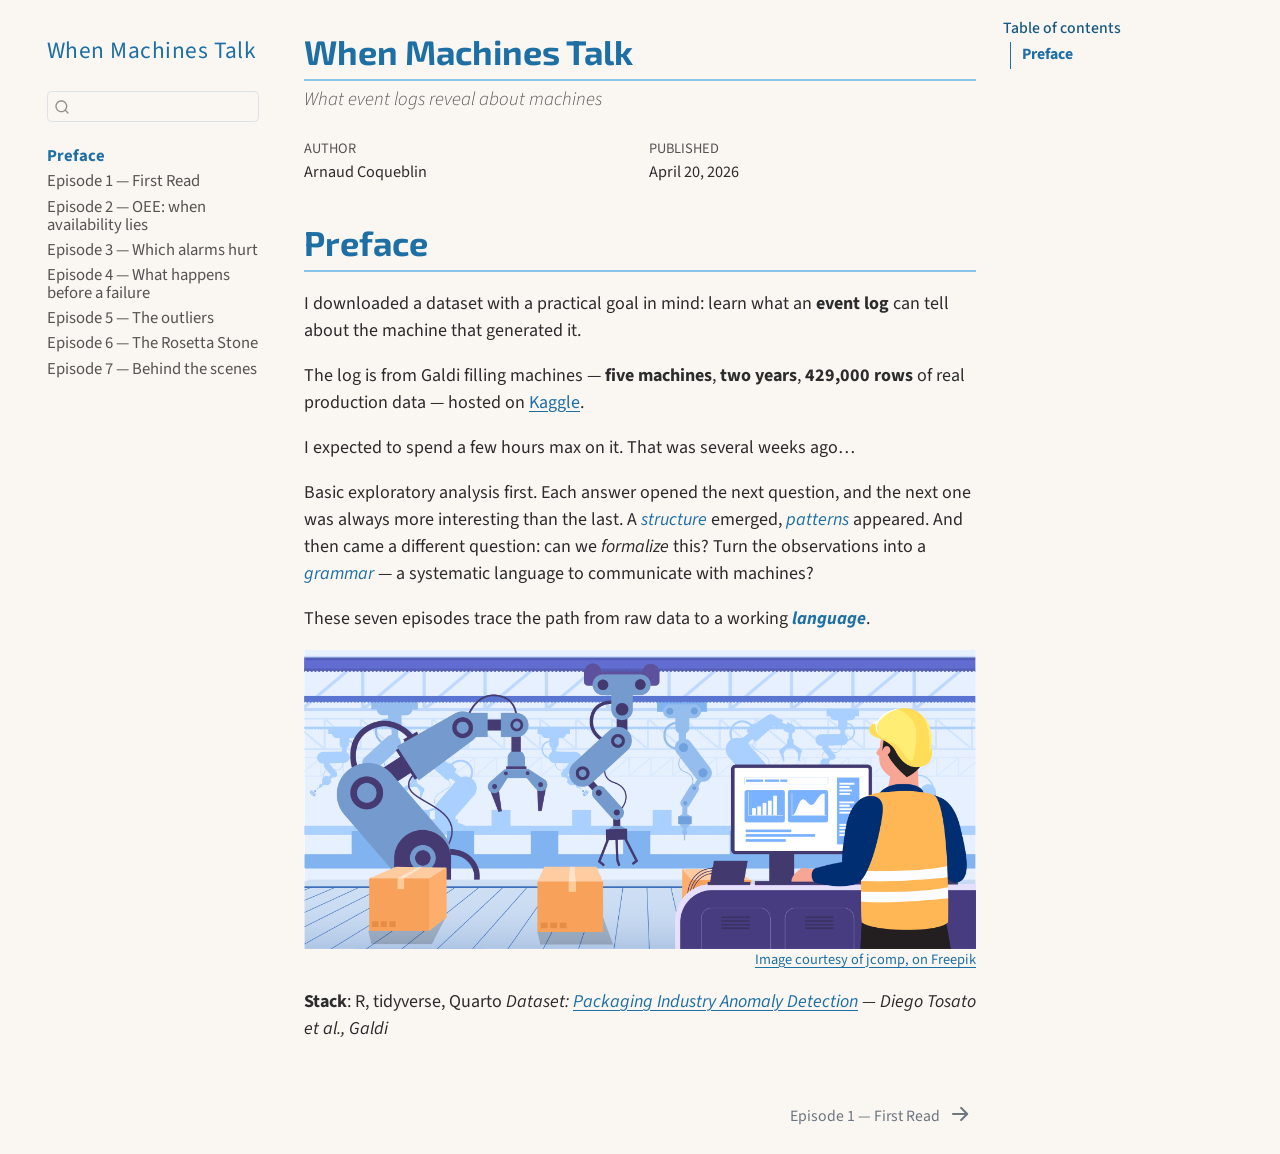
<file: index.html>
<!DOCTYPE html>
<html xmlns="http://www.w3.org/1999/xhtml" lang="en" xml:lang="en"><head>

<meta charset="utf-8">
<meta name="generator" content="quarto-1.6.41">

<meta name="viewport" content="width=device-width, initial-scale=1.0, user-scalable=yes">

<meta name="author" content="Arnaud Coqueblin">
<meta name="dcterms.date" content="2026-04-20">

<title>When Machines Talk</title>
<style>
code{white-space: pre-wrap;}
span.smallcaps{font-variant: small-caps;}
div.columns{display: flex; gap: min(4vw, 1.5em);}
div.column{flex: auto; overflow-x: auto;}
div.hanging-indent{margin-left: 1.5em; text-indent: -1.5em;}
ul.task-list{list-style: none;}
ul.task-list li input[type="checkbox"] {
  width: 0.8em;
  margin: 0 0.8em 0.2em -1em; /* quarto-specific, see https://github.com/quarto-dev/quarto-cli/issues/4556 */ 
  vertical-align: middle;
}
</style>


<script src="site_libs/quarto-nav/quarto-nav.js"></script>
<script src="site_libs/quarto-nav/headroom.min.js"></script>
<script src="site_libs/clipboard/clipboard.min.js"></script>
<script src="site_libs/quarto-search/autocomplete.umd.js"></script>
<script src="site_libs/quarto-search/fuse.min.js"></script>
<script src="site_libs/quarto-search/quarto-search.js"></script>
<meta name="quarto:offset" content="./">
<link href="./01-dataset.html" rel="next">
<script src="site_libs/quarto-html/quarto.js"></script>
<script src="site_libs/quarto-html/popper.min.js"></script>
<script src="site_libs/quarto-html/tippy.umd.min.js"></script>
<script src="site_libs/quarto-html/anchor.min.js"></script>
<link href="site_libs/quarto-html/tippy.css" rel="stylesheet">
<link href="site_libs/quarto-html/quarto-syntax-highlighting-aa2654fe58760f7680546e4c0aeca13b.css" rel="stylesheet" id="quarto-text-highlighting-styles">
<script src="site_libs/bootstrap/bootstrap.min.js"></script>
<link href="site_libs/bootstrap/bootstrap-icons.css" rel="stylesheet">
<link href="site_libs/bootstrap/bootstrap-bbab809c1555cb353d5132e038941fc3.min.css" rel="stylesheet" append-hash="true" id="quarto-bootstrap" data-mode="light">
<script id="quarto-search-options" type="application/json">{
  "location": "sidebar",
  "copy-button": false,
  "collapse-after": 3,
  "panel-placement": "start",
  "type": "textbox",
  "limit": 50,
  "keyboard-shortcut": [
    "f",
    "/",
    "s"
  ],
  "show-item-context": false,
  "language": {
    "search-no-results-text": "No results",
    "search-matching-documents-text": "matching documents",
    "search-copy-link-title": "Copy link to search",
    "search-hide-matches-text": "Hide additional matches",
    "search-more-match-text": "more match in this document",
    "search-more-matches-text": "more matches in this document",
    "search-clear-button-title": "Clear",
    "search-text-placeholder": "",
    "search-detached-cancel-button-title": "Cancel",
    "search-submit-button-title": "Submit",
    "search-label": "Search"
  }
}</script>


<meta property="og:title" content="When Machines Talk">
<meta property="og:description" content="What event logs reveal about machines — 7 episodes from raw data to a working methodology">
<meta property="og:image" content="https://arnaudcoqueblin.github.io/when-machines-talk/images/og-heatmap.png">
<meta property="og:site_name" content="When Machines Talk">
<meta property="og:image:height" content="1050">
<meta property="og:image:width" content="1800">
</head>

<body class="nav-sidebar floating">

<div id="quarto-search-results"></div>
  <header id="quarto-header" class="headroom fixed-top">
  <nav class="quarto-secondary-nav">
    <div class="container-fluid d-flex">
      <button type="button" class="quarto-btn-toggle btn" data-bs-toggle="collapse" role="button" data-bs-target=".quarto-sidebar-collapse-item" aria-controls="quarto-sidebar" aria-expanded="false" aria-label="Toggle sidebar navigation" onclick="if (window.quartoToggleHeadroom) { window.quartoToggleHeadroom(); }">
        <i class="bi bi-layout-text-sidebar-reverse"></i>
      </button>
        <nav class="quarto-page-breadcrumbs" aria-label="breadcrumb"><ol class="breadcrumb"><li class="breadcrumb-item"><a href="./index.html">Preface</a></li></ol></nav>
        <a class="flex-grow-1" role="navigation" data-bs-toggle="collapse" data-bs-target=".quarto-sidebar-collapse-item" aria-controls="quarto-sidebar" aria-expanded="false" aria-label="Toggle sidebar navigation" onclick="if (window.quartoToggleHeadroom) { window.quartoToggleHeadroom(); }">      
        </a>
      <button type="button" class="btn quarto-search-button" aria-label="Search" onclick="window.quartoOpenSearch();">
        <i class="bi bi-search"></i>
      </button>
    </div>
  </nav>
</header>
<!-- content -->
<div id="quarto-content" class="quarto-container page-columns page-rows-contents page-layout-article">
<!-- sidebar -->
  <nav id="quarto-sidebar" class="sidebar collapse collapse-horizontal quarto-sidebar-collapse-item sidebar-navigation floating overflow-auto">
    <div class="pt-lg-2 mt-2 text-left sidebar-header">
    <div class="sidebar-title mb-0 py-0">
      <a href="./">When Machines Talk</a> 
    </div>
      </div>
        <div class="mt-2 flex-shrink-0 align-items-center">
        <div class="sidebar-search">
        <div id="quarto-search" class="" title="Search"></div>
        </div>
        </div>
    <div class="sidebar-menu-container"> 
    <ul class="list-unstyled mt-1">
        <li class="sidebar-item">
  <div class="sidebar-item-container"> 
  <a href="./index.html" class="sidebar-item-text sidebar-link active">
 <span class="menu-text">Preface</span></a>
  </div>
</li>
        <li class="sidebar-item">
  <div class="sidebar-item-container"> 
  <a href="./01-dataset.html" class="sidebar-item-text sidebar-link"><span class="chapter-title">Episode 1 — First Read</span></a>
  </div>
</li>
        <li class="sidebar-item">
  <div class="sidebar-item-container"> 
  <a href="./02-oee.html" class="sidebar-item-text sidebar-link"><span class="chapter-title">Episode 2 — OEE: when availability lies</span></a>
  </div>
</li>
        <li class="sidebar-item">
  <div class="sidebar-item-container"> 
  <a href="./03-alarms.html" class="sidebar-item-text sidebar-link"><span class="chapter-title">Episode 3 — Which alarms hurt</span></a>
  </div>
</li>
        <li class="sidebar-item">
  <div class="sidebar-item-container"> 
  <a href="./04-sequences.html" class="sidebar-item-text sidebar-link"><span class="chapter-title">Episode 4 — What happens before a failure</span></a>
  </div>
</li>
        <li class="sidebar-item">
  <div class="sidebar-item-container"> 
  <a href="./05-anomalies.html" class="sidebar-item-text sidebar-link"><span class="chapter-title">Episode 5 — The outliers</span></a>
  </div>
</li>
        <li class="sidebar-item">
  <div class="sidebar-item-container"> 
  <a href="./06-rosetta.html" class="sidebar-item-text sidebar-link"><span class="chapter-title">Episode 6 — The Rosetta Stone</span></a>
  </div>
</li>
        <li class="sidebar-item">
  <div class="sidebar-item-container"> 
  <a href="./07-behind.html" class="sidebar-item-text sidebar-link"><span class="chapter-title">Episode 7 — Behind the scenes</span></a>
  </div>
</li>
    </ul>
    </div>
</nav>
<div id="quarto-sidebar-glass" class="quarto-sidebar-collapse-item" data-bs-toggle="collapse" data-bs-target=".quarto-sidebar-collapse-item"></div>
<!-- margin-sidebar -->
    <div id="quarto-margin-sidebar" class="sidebar margin-sidebar">
        <nav id="TOC" role="doc-toc" class="toc-active">
    <h2 id="toc-title">Table of contents</h2>
   
  <ul class="collapse">
  <li><a href="#preface" id="toc-preface" class="nav-link active" data-scroll-target="#preface">Preface</a></li>
  </ul>
</nav>
    </div>
<!-- main -->
<main class="content" id="quarto-document-content">

<header id="title-block-header" class="quarto-title-block default">
<div class="quarto-title">
<h1 class="title">When Machines Talk</h1>
<p class="subtitle lead">What event logs reveal about machines</p>
</div>



<div class="quarto-title-meta">

    <div>
    <div class="quarto-title-meta-heading">Author</div>
    <div class="quarto-title-meta-contents">
             <p>Arnaud Coqueblin </p>
          </div>
  </div>
    
    <div>
    <div class="quarto-title-meta-heading">Published</div>
    <div class="quarto-title-meta-contents">
      <p class="date">April 20, 2026</p>
    </div>
  </div>
  
    
  </div>
  


</header>


<section id="preface" class="level1 unnumbered">
<h1 class="unnumbered">Preface</h1>
<p>I downloaded a dataset with a practical goal in mind: learn what an <strong>event log</strong> can tell about the machine that generated it.</p>
<p>The log is from Galdi filling machines — <strong>five machines</strong>, <strong>two years</strong>, <strong>429,000 rows</strong> of real production data — hosted on <a href="https://www.kaggle.com/datasets/orvile/packaging-industry-anomaly-detection-dataset">Kaggle</a>.</p>
<p>I expected to spend a few hours max on it. That was several weeks ago…</p>
<p>Basic exploratory analysis first. Each answer opened the next question, and the next one was always more interesting than the last. A <span class="accent">structure</span> emerged, <span class="accent">patterns</span> appeared. And then came a different question: can we <em>formalize</em> this? Turn the observations into a <span class="accent">grammar</span> — a systematic language to communicate with machines?</p>
<p>These seven episodes trace the path from raw data to a working <span class="accent"><strong>language</strong></span>.</p>
<div style="text-align: right;">
<p><img src="./images/TaeApril22.jpg" class="img-fluid"> <a href="https://fr.freepik.com/vecteurs-libre/ordinateur-usage-humain-pour-controler-bras-du-robot-travaillant-convoi-convoi-dans-industrie-usines-intelligentes-4_14244751.htm" style="font-size: 0.8em; display: block;">Image courtesy of jcomp, on Freepik</a></p>
</div>
<p><strong>Stack</strong>: R, tidyverse, Quarto <em>Dataset: <a href="https://www.kaggle.com/datasets/orvile/packaging-industry-anomaly-detection-dataset">Packaging Industry Anomaly Detection</a> — Diego Tosato et al., Galdi</em></p>


</section>

</main> <!-- /main -->
<script id="quarto-html-after-body" type="application/javascript">
window.document.addEventListener("DOMContentLoaded", function (event) {
  const toggleBodyColorMode = (bsSheetEl) => {
    const mode = bsSheetEl.getAttribute("data-mode");
    const bodyEl = window.document.querySelector("body");
    if (mode === "dark") {
      bodyEl.classList.add("quarto-dark");
      bodyEl.classList.remove("quarto-light");
    } else {
      bodyEl.classList.add("quarto-light");
      bodyEl.classList.remove("quarto-dark");
    }
  }
  const toggleBodyColorPrimary = () => {
    const bsSheetEl = window.document.querySelector("link#quarto-bootstrap");
    if (bsSheetEl) {
      toggleBodyColorMode(bsSheetEl);
    }
  }
  toggleBodyColorPrimary();  
  const icon = "";
  const anchorJS = new window.AnchorJS();
  anchorJS.options = {
    placement: 'right',
    icon: icon
  };
  anchorJS.add('.anchored');
  const isCodeAnnotation = (el) => {
    for (const clz of el.classList) {
      if (clz.startsWith('code-annotation-')) {                     
        return true;
      }
    }
    return false;
  }
  const onCopySuccess = function(e) {
    // button target
    const button = e.trigger;
    // don't keep focus
    button.blur();
    // flash "checked"
    button.classList.add('code-copy-button-checked');
    var currentTitle = button.getAttribute("title");
    button.setAttribute("title", "Copied!");
    let tooltip;
    if (window.bootstrap) {
      button.setAttribute("data-bs-toggle", "tooltip");
      button.setAttribute("data-bs-placement", "left");
      button.setAttribute("data-bs-title", "Copied!");
      tooltip = new bootstrap.Tooltip(button, 
        { trigger: "manual", 
          customClass: "code-copy-button-tooltip",
          offset: [0, -8]});
      tooltip.show();    
    }
    setTimeout(function() {
      if (tooltip) {
        tooltip.hide();
        button.removeAttribute("data-bs-title");
        button.removeAttribute("data-bs-toggle");
        button.removeAttribute("data-bs-placement");
      }
      button.setAttribute("title", currentTitle);
      button.classList.remove('code-copy-button-checked');
    }, 1000);
    // clear code selection
    e.clearSelection();
  }
  const getTextToCopy = function(trigger) {
      const codeEl = trigger.previousElementSibling.cloneNode(true);
      for (const childEl of codeEl.children) {
        if (isCodeAnnotation(childEl)) {
          childEl.remove();
        }
      }
      return codeEl.innerText;
  }
  const clipboard = new window.ClipboardJS('.code-copy-button:not([data-in-quarto-modal])', {
    text: getTextToCopy
  });
  clipboard.on('success', onCopySuccess);
  if (window.document.getElementById('quarto-embedded-source-code-modal')) {
    const clipboardModal = new window.ClipboardJS('.code-copy-button[data-in-quarto-modal]', {
      text: getTextToCopy,
      container: window.document.getElementById('quarto-embedded-source-code-modal')
    });
    clipboardModal.on('success', onCopySuccess);
  }
    var localhostRegex = new RegExp(/^(?:http|https):\/\/localhost\:?[0-9]*\//);
    var mailtoRegex = new RegExp(/^mailto:/);
      var filterRegex = new RegExp("https:\/\/arnaudcoqueblin\.github\.io\/when-machines-talk\/");
    var isInternal = (href) => {
        return filterRegex.test(href) || localhostRegex.test(href) || mailtoRegex.test(href);
    }
    // Inspect non-navigation links and adorn them if external
 	var links = window.document.querySelectorAll('a[href]:not(.nav-link):not(.navbar-brand):not(.toc-action):not(.sidebar-link):not(.sidebar-item-toggle):not(.pagination-link):not(.no-external):not([aria-hidden]):not(.dropdown-item):not(.quarto-navigation-tool):not(.about-link)');
    for (var i=0; i<links.length; i++) {
      const link = links[i];
      if (!isInternal(link.href)) {
        // undo the damage that might have been done by quarto-nav.js in the case of
        // links that we want to consider external
        if (link.dataset.originalHref !== undefined) {
          link.href = link.dataset.originalHref;
        }
      }
    }
  function tippyHover(el, contentFn, onTriggerFn, onUntriggerFn) {
    const config = {
      allowHTML: true,
      maxWidth: 500,
      delay: 100,
      arrow: false,
      appendTo: function(el) {
          return el.parentElement;
      },
      interactive: true,
      interactiveBorder: 10,
      theme: 'quarto',
      placement: 'bottom-start',
    };
    if (contentFn) {
      config.content = contentFn;
    }
    if (onTriggerFn) {
      config.onTrigger = onTriggerFn;
    }
    if (onUntriggerFn) {
      config.onUntrigger = onUntriggerFn;
    }
    window.tippy(el, config); 
  }
  const noterefs = window.document.querySelectorAll('a[role="doc-noteref"]');
  for (var i=0; i<noterefs.length; i++) {
    const ref = noterefs[i];
    tippyHover(ref, function() {
      // use id or data attribute instead here
      let href = ref.getAttribute('data-footnote-href') || ref.getAttribute('href');
      try { href = new URL(href).hash; } catch {}
      const id = href.replace(/^#\/?/, "");
      const note = window.document.getElementById(id);
      if (note) {
        return note.innerHTML;
      } else {
        return "";
      }
    });
  }
  const xrefs = window.document.querySelectorAll('a.quarto-xref');
  const processXRef = (id, note) => {
    // Strip column container classes
    const stripColumnClz = (el) => {
      el.classList.remove("page-full", "page-columns");
      if (el.children) {
        for (const child of el.children) {
          stripColumnClz(child);
        }
      }
    }
    stripColumnClz(note)
    if (id === null || id.startsWith('sec-')) {
      // Special case sections, only their first couple elements
      const container = document.createElement("div");
      if (note.children && note.children.length > 2) {
        container.appendChild(note.children[0].cloneNode(true));
        for (let i = 1; i < note.children.length; i++) {
          const child = note.children[i];
          if (child.tagName === "P" && child.innerText === "") {
            continue;
          } else {
            container.appendChild(child.cloneNode(true));
            break;
          }
        }
        if (window.Quarto?.typesetMath) {
          window.Quarto.typesetMath(container);
        }
        return container.innerHTML
      } else {
        if (window.Quarto?.typesetMath) {
          window.Quarto.typesetMath(note);
        }
        return note.innerHTML;
      }
    } else {
      // Remove any anchor links if they are present
      const anchorLink = note.querySelector('a.anchorjs-link');
      if (anchorLink) {
        anchorLink.remove();
      }
      if (window.Quarto?.typesetMath) {
        window.Quarto.typesetMath(note);
      }
      if (note.classList.contains("callout")) {
        return note.outerHTML;
      } else {
        return note.innerHTML;
      }
    }
  }
  for (var i=0; i<xrefs.length; i++) {
    const xref = xrefs[i];
    tippyHover(xref, undefined, function(instance) {
      instance.disable();
      let url = xref.getAttribute('href');
      let hash = undefined; 
      if (url.startsWith('#')) {
        hash = url;
      } else {
        try { hash = new URL(url).hash; } catch {}
      }
      if (hash) {
        const id = hash.replace(/^#\/?/, "");
        const note = window.document.getElementById(id);
        if (note !== null) {
          try {
            const html = processXRef(id, note.cloneNode(true));
            instance.setContent(html);
          } finally {
            instance.enable();
            instance.show();
          }
        } else {
          // See if we can fetch this
          fetch(url.split('#')[0])
          .then(res => res.text())
          .then(html => {
            const parser = new DOMParser();
            const htmlDoc = parser.parseFromString(html, "text/html");
            const note = htmlDoc.getElementById(id);
            if (note !== null) {
              const html = processXRef(id, note);
              instance.setContent(html);
            } 
          }).finally(() => {
            instance.enable();
            instance.show();
          });
        }
      } else {
        // See if we can fetch a full url (with no hash to target)
        // This is a special case and we should probably do some content thinning / targeting
        fetch(url)
        .then(res => res.text())
        .then(html => {
          const parser = new DOMParser();
          const htmlDoc = parser.parseFromString(html, "text/html");
          const note = htmlDoc.querySelector('main.content');
          if (note !== null) {
            // This should only happen for chapter cross references
            // (since there is no id in the URL)
            // remove the first header
            if (note.children.length > 0 && note.children[0].tagName === "HEADER") {
              note.children[0].remove();
            }
            const html = processXRef(null, note);
            instance.setContent(html);
          } 
        }).finally(() => {
          instance.enable();
          instance.show();
        });
      }
    }, function(instance) {
    });
  }
      let selectedAnnoteEl;
      const selectorForAnnotation = ( cell, annotation) => {
        let cellAttr = 'data-code-cell="' + cell + '"';
        let lineAttr = 'data-code-annotation="' +  annotation + '"';
        const selector = 'span[' + cellAttr + '][' + lineAttr + ']';
        return selector;
      }
      const selectCodeLines = (annoteEl) => {
        const doc = window.document;
        const targetCell = annoteEl.getAttribute("data-target-cell");
        const targetAnnotation = annoteEl.getAttribute("data-target-annotation");
        const annoteSpan = window.document.querySelector(selectorForAnnotation(targetCell, targetAnnotation));
        const lines = annoteSpan.getAttribute("data-code-lines").split(",");
        const lineIds = lines.map((line) => {
          return targetCell + "-" + line;
        })
        let top = null;
        let height = null;
        let parent = null;
        if (lineIds.length > 0) {
            //compute the position of the single el (top and bottom and make a div)
            const el = window.document.getElementById(lineIds[0]);
            top = el.offsetTop;
            height = el.offsetHeight;
            parent = el.parentElement.parentElement;
          if (lineIds.length > 1) {
            const lastEl = window.document.getElementById(lineIds[lineIds.length - 1]);
            const bottom = lastEl.offsetTop + lastEl.offsetHeight;
            height = bottom - top;
          }
          if (top !== null && height !== null && parent !== null) {
            // cook up a div (if necessary) and position it 
            let div = window.document.getElementById("code-annotation-line-highlight");
            if (div === null) {
              div = window.document.createElement("div");
              div.setAttribute("id", "code-annotation-line-highlight");
              div.style.position = 'absolute';
              parent.appendChild(div);
            }
            div.style.top = top - 2 + "px";
            div.style.height = height + 4 + "px";
            div.style.left = 0;
            let gutterDiv = window.document.getElementById("code-annotation-line-highlight-gutter");
            if (gutterDiv === null) {
              gutterDiv = window.document.createElement("div");
              gutterDiv.setAttribute("id", "code-annotation-line-highlight-gutter");
              gutterDiv.style.position = 'absolute';
              const codeCell = window.document.getElementById(targetCell);
              const gutter = codeCell.querySelector('.code-annotation-gutter');
              gutter.appendChild(gutterDiv);
            }
            gutterDiv.style.top = top - 2 + "px";
            gutterDiv.style.height = height + 4 + "px";
          }
          selectedAnnoteEl = annoteEl;
        }
      };
      const unselectCodeLines = () => {
        const elementsIds = ["code-annotation-line-highlight", "code-annotation-line-highlight-gutter"];
        elementsIds.forEach((elId) => {
          const div = window.document.getElementById(elId);
          if (div) {
            div.remove();
          }
        });
        selectedAnnoteEl = undefined;
      };
        // Handle positioning of the toggle
    window.addEventListener(
      "resize",
      throttle(() => {
        elRect = undefined;
        if (selectedAnnoteEl) {
          selectCodeLines(selectedAnnoteEl);
        }
      }, 10)
    );
    function throttle(fn, ms) {
    let throttle = false;
    let timer;
      return (...args) => {
        if(!throttle) { // first call gets through
            fn.apply(this, args);
            throttle = true;
        } else { // all the others get throttled
            if(timer) clearTimeout(timer); // cancel #2
            timer = setTimeout(() => {
              fn.apply(this, args);
              timer = throttle = false;
            }, ms);
        }
      };
    }
      // Attach click handler to the DT
      const annoteDls = window.document.querySelectorAll('dt[data-target-cell]');
      for (const annoteDlNode of annoteDls) {
        annoteDlNode.addEventListener('click', (event) => {
          const clickedEl = event.target;
          if (clickedEl !== selectedAnnoteEl) {
            unselectCodeLines();
            const activeEl = window.document.querySelector('dt[data-target-cell].code-annotation-active');
            if (activeEl) {
              activeEl.classList.remove('code-annotation-active');
            }
            selectCodeLines(clickedEl);
            clickedEl.classList.add('code-annotation-active');
          } else {
            // Unselect the line
            unselectCodeLines();
            clickedEl.classList.remove('code-annotation-active');
          }
        });
      }
  const findCites = (el) => {
    const parentEl = el.parentElement;
    if (parentEl) {
      const cites = parentEl.dataset.cites;
      if (cites) {
        return {
          el,
          cites: cites.split(' ')
        };
      } else {
        return findCites(el.parentElement)
      }
    } else {
      return undefined;
    }
  };
  var bibliorefs = window.document.querySelectorAll('a[role="doc-biblioref"]');
  for (var i=0; i<bibliorefs.length; i++) {
    const ref = bibliorefs[i];
    const citeInfo = findCites(ref);
    if (citeInfo) {
      tippyHover(citeInfo.el, function() {
        var popup = window.document.createElement('div');
        citeInfo.cites.forEach(function(cite) {
          var citeDiv = window.document.createElement('div');
          citeDiv.classList.add('hanging-indent');
          citeDiv.classList.add('csl-entry');
          var biblioDiv = window.document.getElementById('ref-' + cite);
          if (biblioDiv) {
            citeDiv.innerHTML = biblioDiv.innerHTML;
          }
          popup.appendChild(citeDiv);
        });
        return popup.innerHTML;
      });
    }
  }
});
</script>
<nav class="page-navigation">
  <div class="nav-page nav-page-previous">
  </div>
  <div class="nav-page nav-page-next">
      <a href="./01-dataset.html" class="pagination-link" aria-label="Episode 1 — First Read">
        <span class="nav-page-text"><span class="chapter-title">Episode 1 — First Read</span></span> <i class="bi bi-arrow-right-short"></i>
      </a>
  </div>
</nav>
</div> <!-- /content -->




</body></html>
</file>
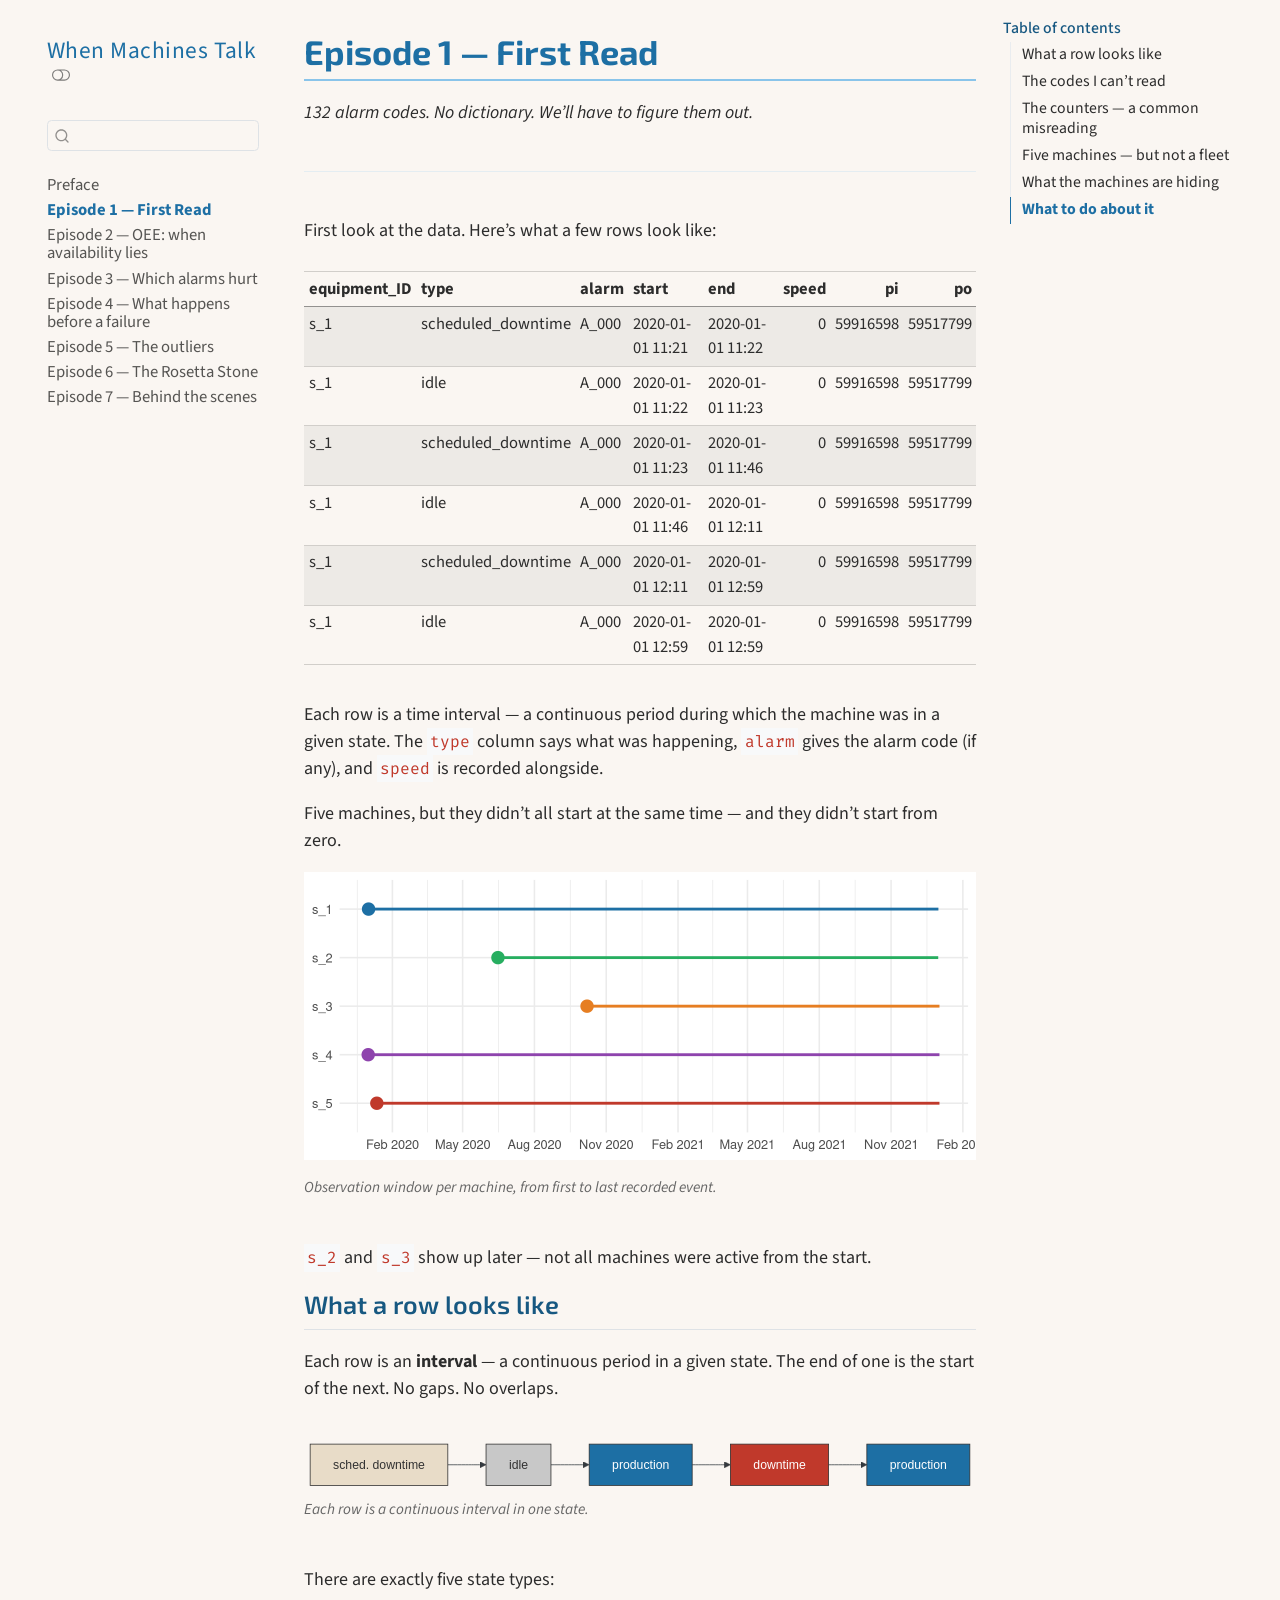
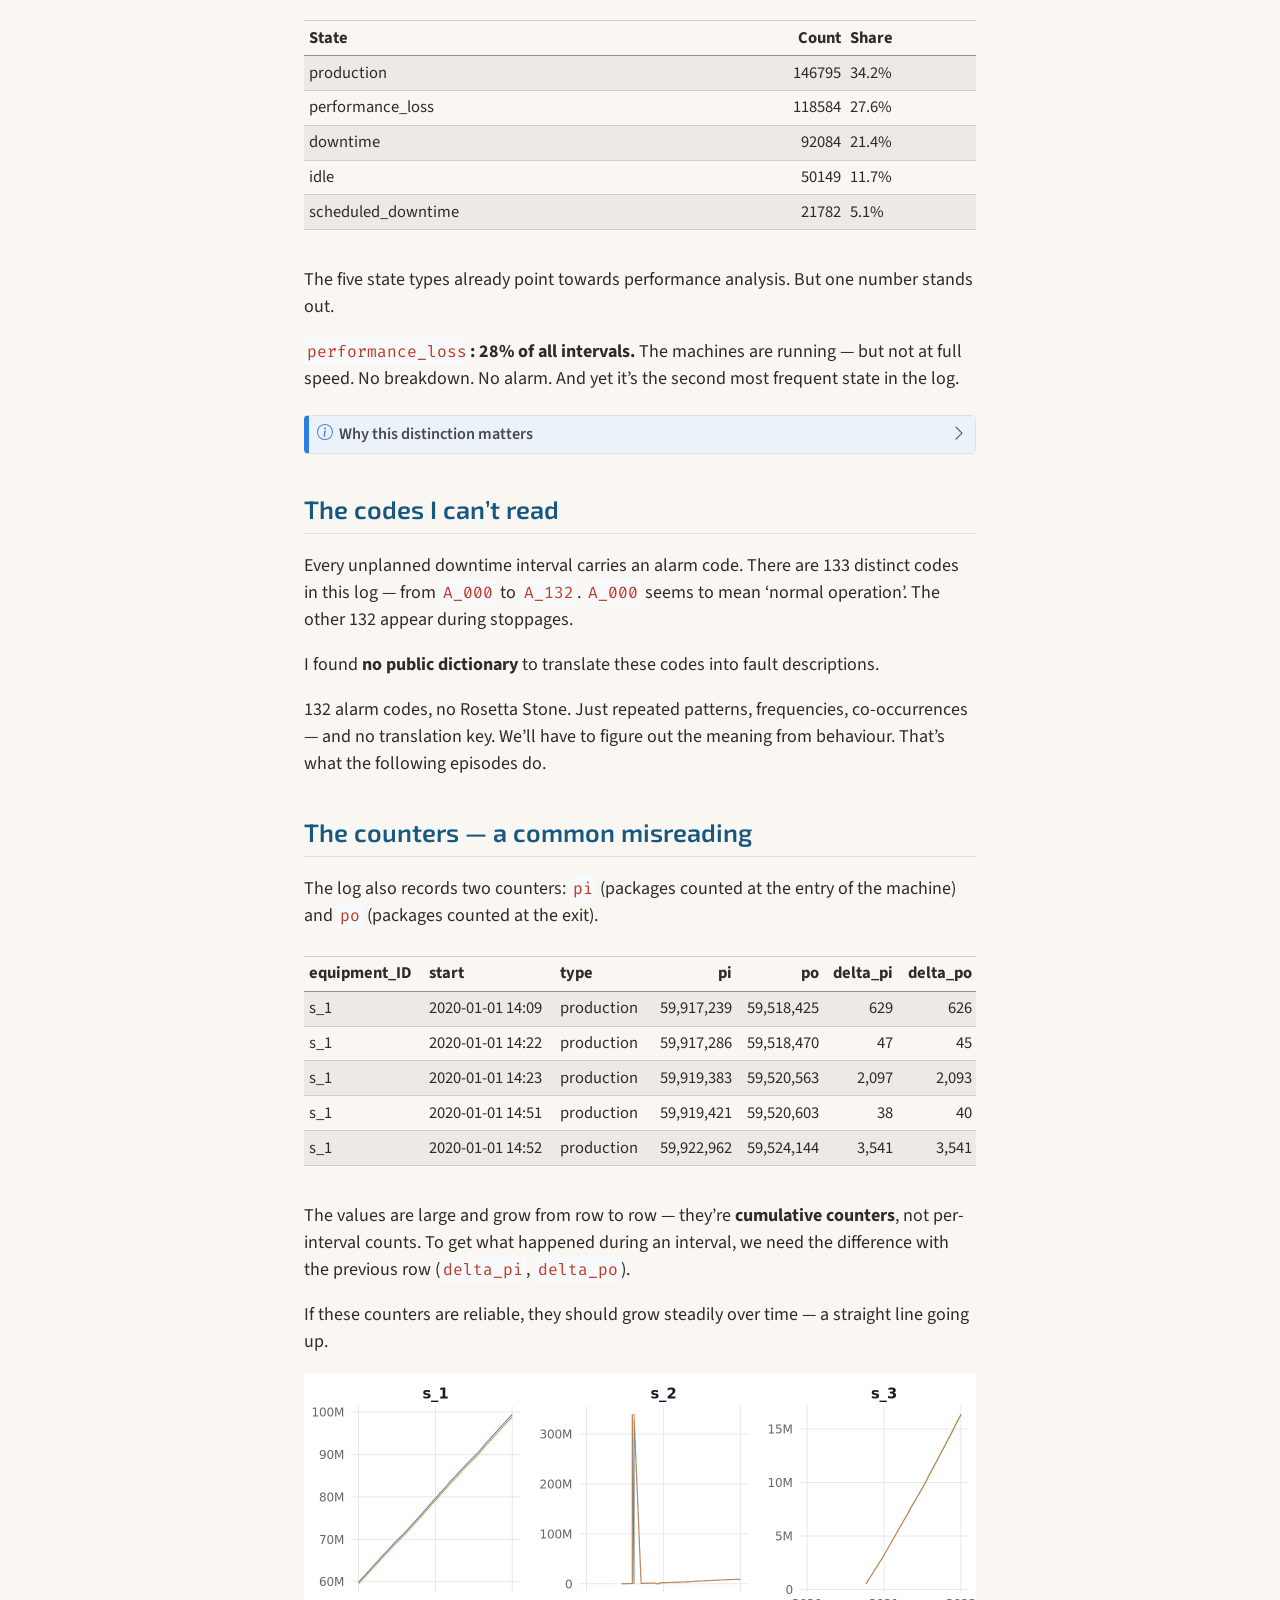
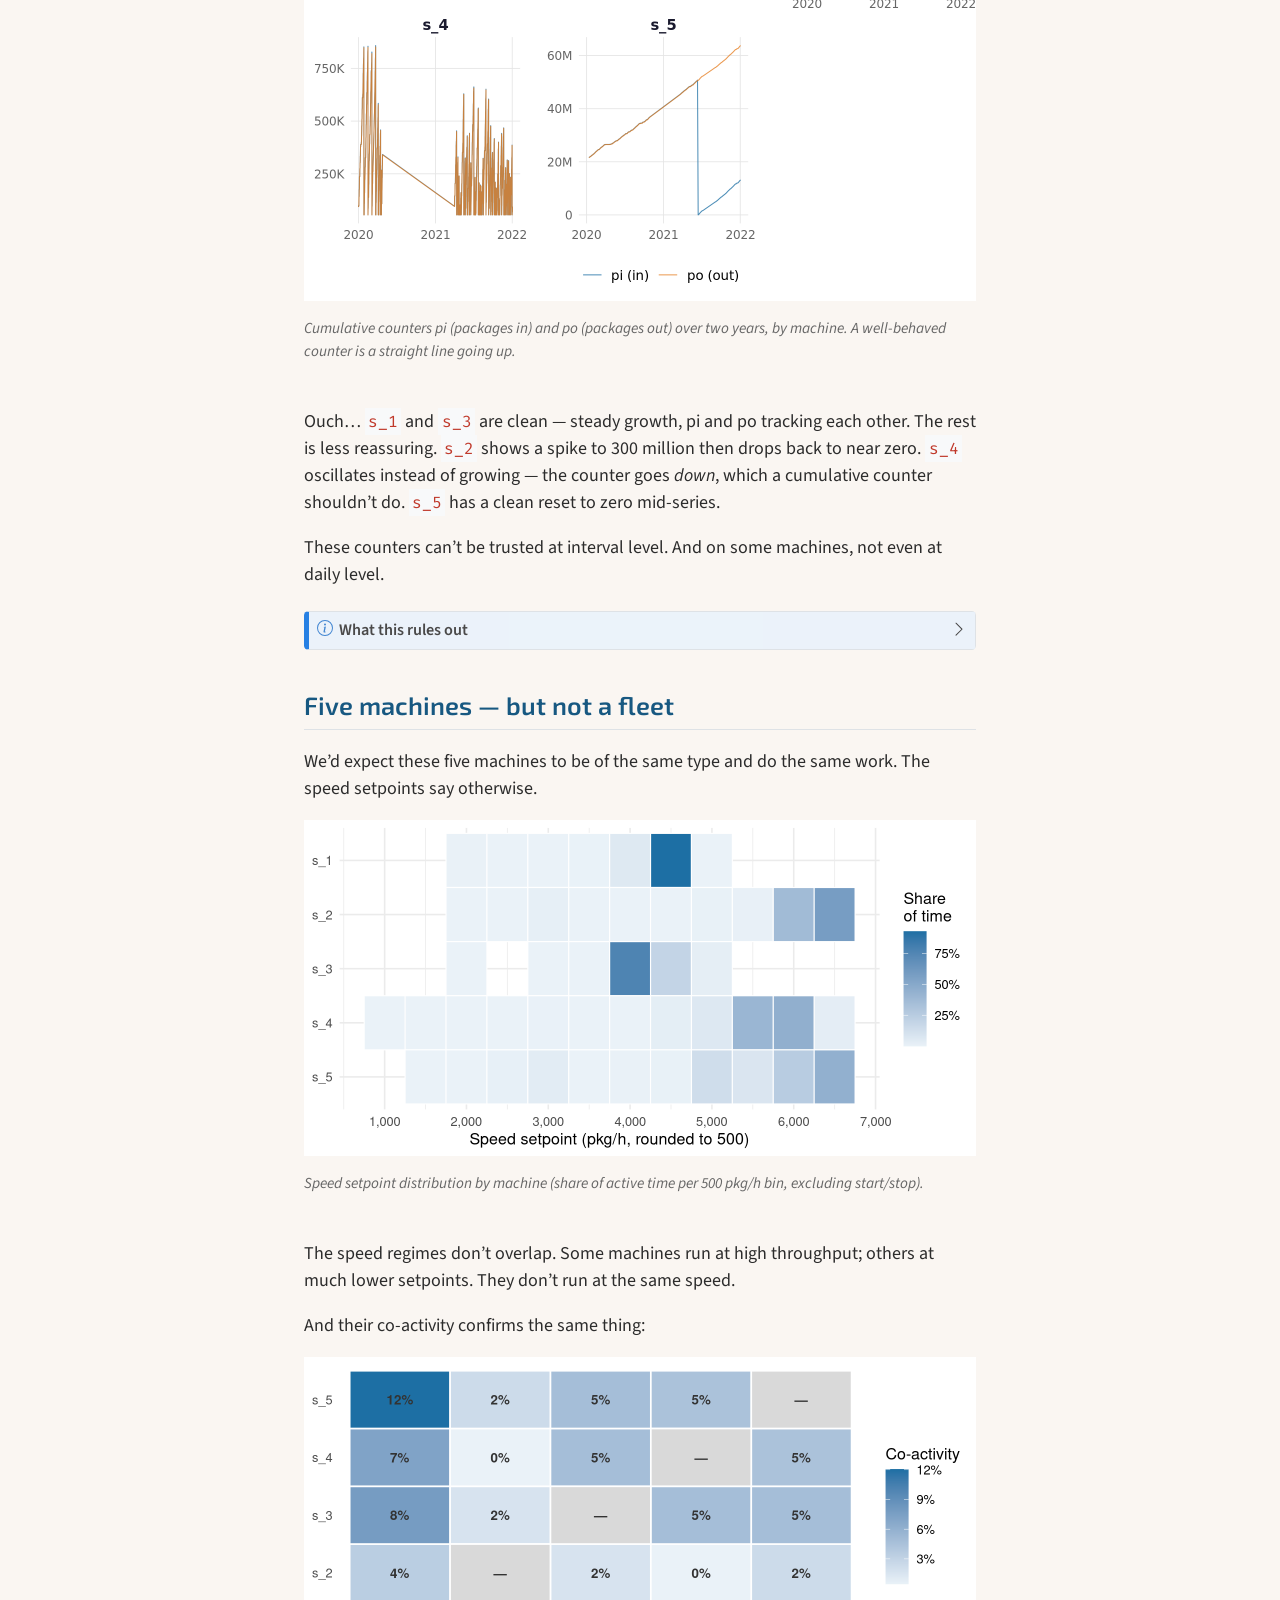
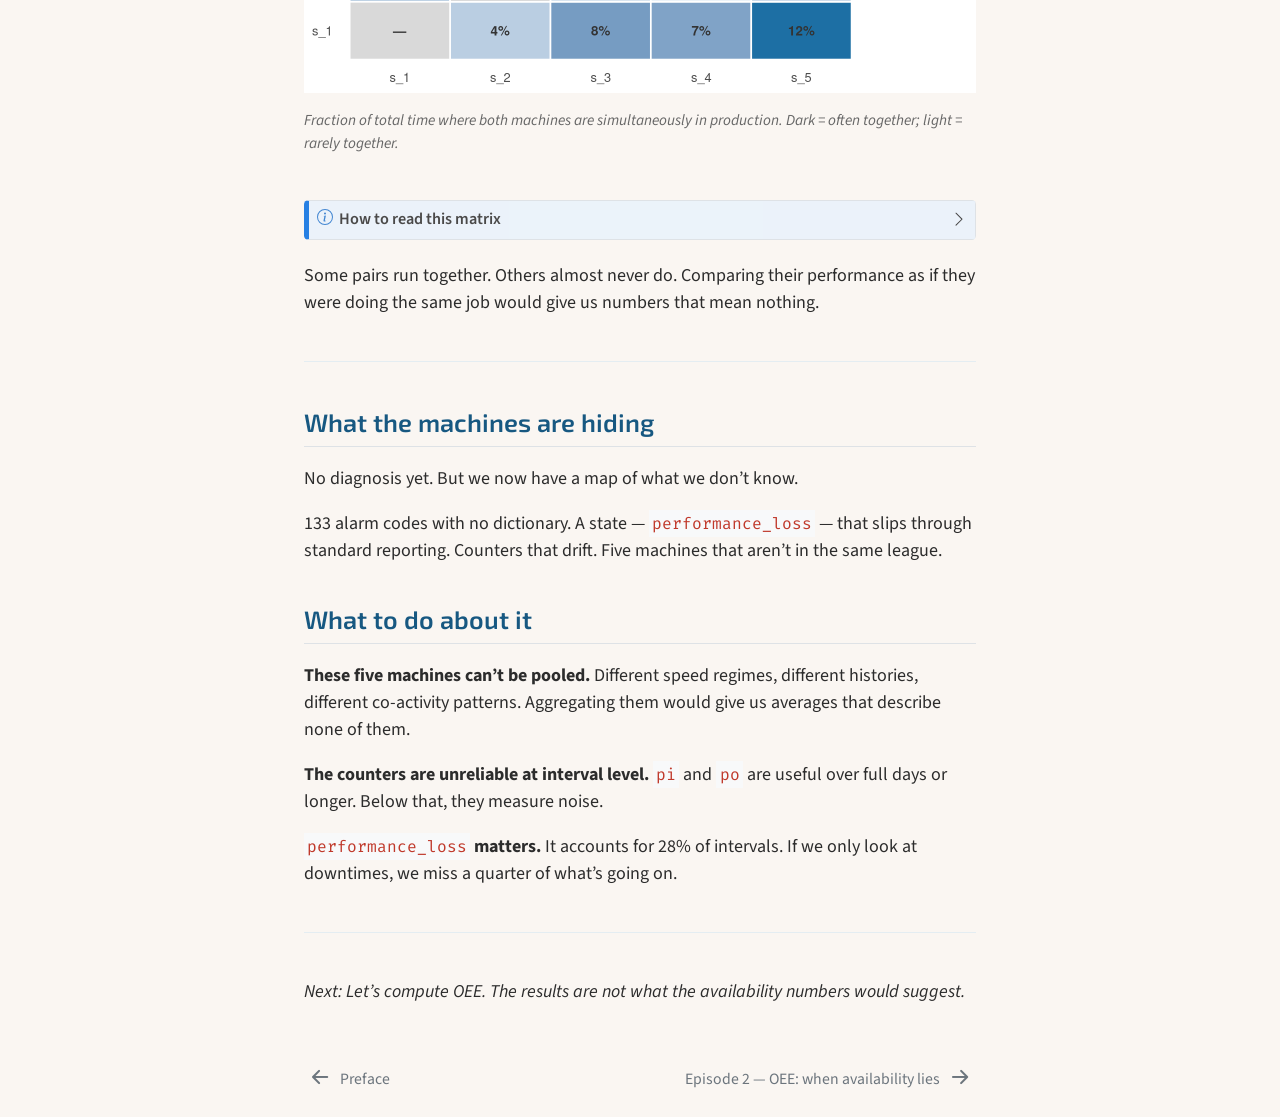
<file: 01-dataset.html>
<!DOCTYPE html>
<html xmlns="http://www.w3.org/1999/xhtml" lang="en" xml:lang="en"><head>

<meta charset="utf-8">
<meta name="generator" content="quarto-1.6.41">

<meta name="viewport" content="width=device-width, initial-scale=1.0, user-scalable=yes">


<title>Episode 1 — First Read – When Machines Talk</title>
<style>
code{white-space: pre-wrap;}
span.smallcaps{font-variant: small-caps;}
div.columns{display: flex; gap: min(4vw, 1.5em);}
div.column{flex: auto; overflow-x: auto;}
div.hanging-indent{margin-left: 1.5em; text-indent: -1.5em;}
ul.task-list{list-style: none;}
ul.task-list li input[type="checkbox"] {
  width: 0.8em;
  margin: 0 0.8em 0.2em -1em; /* quarto-specific, see https://github.com/quarto-dev/quarto-cli/issues/4556 */ 
  vertical-align: middle;
}
</style>


<script src="site_libs/quarto-nav/quarto-nav.js"></script>
<script src="site_libs/quarto-nav/headroom.min.js"></script>
<script src="site_libs/clipboard/clipboard.min.js"></script>
<script src="site_libs/quarto-search/autocomplete.umd.js"></script>
<script src="site_libs/quarto-search/fuse.min.js"></script>
<script src="site_libs/quarto-search/quarto-search.js"></script>
<meta name="quarto:offset" content="./">
<link href="./02-oee.html" rel="next">
<link href="./index.html" rel="prev">
<script src="site_libs/quarto-html/quarto.js"></script>
<script src="site_libs/quarto-html/popper.min.js"></script>
<script src="site_libs/quarto-html/tippy.umd.min.js"></script>
<script src="site_libs/quarto-html/anchor.min.js"></script>
<link href="site_libs/quarto-html/tippy.css" rel="stylesheet">
<link href="site_libs/quarto-html/quarto-syntax-highlighting-aa2654fe58760f7680546e4c0aeca13b.css" rel="stylesheet" class="quarto-color-scheme" id="quarto-text-highlighting-styles">
<link href="site_libs/quarto-html/quarto-syntax-highlighting-dark-2927b89d1c5b00a272bf0e0415547af3.css" rel="prefetch" class="quarto-color-scheme quarto-color-alternate" id="quarto-text-highlighting-styles">
<script src="site_libs/bootstrap/bootstrap.min.js"></script>
<link href="site_libs/bootstrap/bootstrap-icons.css" rel="stylesheet">
<link href="site_libs/bootstrap/bootstrap-caf077fe0cfdc3c3492c397b8c263dcc.min.css" rel="stylesheet" append-hash="true" class="quarto-color-scheme" id="quarto-bootstrap" data-mode="light">
<link href="site_libs/bootstrap/bootstrap-dark-f315ca9c578ae3ac9e7f3140540d428d.min.css" rel="prefetch" append-hash="true" class="quarto-color-scheme quarto-color-alternate" id="quarto-bootstrap" data-mode="light">
<script id="quarto-search-options" type="application/json">{
  "location": "sidebar",
  "copy-button": false,
  "collapse-after": 3,
  "panel-placement": "start",
  "type": "textbox",
  "limit": 50,
  "keyboard-shortcut": [
    "f",
    "/",
    "s"
  ],
  "show-item-context": false,
  "language": {
    "search-no-results-text": "No results",
    "search-matching-documents-text": "matching documents",
    "search-copy-link-title": "Copy link to search",
    "search-hide-matches-text": "Hide additional matches",
    "search-more-match-text": "more match in this document",
    "search-more-matches-text": "more matches in this document",
    "search-clear-button-title": "Clear",
    "search-text-placeholder": "",
    "search-detached-cancel-button-title": "Cancel",
    "search-submit-button-title": "Submit",
    "search-label": "Search"
  }
}</script>
<script src="site_libs/quarto-diagram/mermaid.min.js"></script>
<script src="site_libs/quarto-diagram/mermaid-init.js"></script>
<link href="site_libs/quarto-diagram/mermaid.css" rel="stylesheet">
<script src="site_libs/kePrint-0.0.1/kePrint.js"></script>
<link href="site_libs/lightable-0.0.1/lightable.css" rel="stylesheet">


</head>

<body class="nav-sidebar floating">

<div id="quarto-search-results"></div>
  <header id="quarto-header" class="headroom fixed-top">
  <nav class="quarto-secondary-nav">
    <div class="container-fluid d-flex">
      <button type="button" class="quarto-btn-toggle btn" data-bs-toggle="collapse" role="button" data-bs-target=".quarto-sidebar-collapse-item" aria-controls="quarto-sidebar" aria-expanded="false" aria-label="Toggle sidebar navigation" onclick="if (window.quartoToggleHeadroom) { window.quartoToggleHeadroom(); }">
        <i class="bi bi-layout-text-sidebar-reverse"></i>
      </button>
        <nav class="quarto-page-breadcrumbs" aria-label="breadcrumb"><ol class="breadcrumb"><li class="breadcrumb-item"><a href="./01-dataset.html"><span class="chapter-title">Episode 1 — First Read</span></a></li></ol></nav>
        <a class="flex-grow-1" role="navigation" data-bs-toggle="collapse" data-bs-target=".quarto-sidebar-collapse-item" aria-controls="quarto-sidebar" aria-expanded="false" aria-label="Toggle sidebar navigation" onclick="if (window.quartoToggleHeadroom) { window.quartoToggleHeadroom(); }">      
        </a>
      <button type="button" class="btn quarto-search-button" aria-label="Search" onclick="window.quartoOpenSearch();">
        <i class="bi bi-search"></i>
      </button>
    </div>
  </nav>
</header>
<!-- content -->
<div id="quarto-content" class="quarto-container page-columns page-rows-contents page-layout-article">
<!-- sidebar -->
  <nav id="quarto-sidebar" class="sidebar collapse collapse-horizontal quarto-sidebar-collapse-item sidebar-navigation floating overflow-auto">
    <div class="pt-lg-2 mt-2 text-left sidebar-header">
    <div class="sidebar-title mb-0 py-0">
      <a href="./">When Machines Talk</a> 
        <div class="sidebar-tools-main">
  <a href="" class="quarto-color-scheme-toggle quarto-navigation-tool  px-1" onclick="window.quartoToggleColorScheme(); return false;" title="Toggle dark mode"><i class="bi"></i></a>
</div>
    </div>
      </div>
        <div class="mt-2 flex-shrink-0 align-items-center">
        <div class="sidebar-search">
        <div id="quarto-search" class="" title="Search"></div>
        </div>
        </div>
    <div class="sidebar-menu-container"> 
    <ul class="list-unstyled mt-1">
        <li class="sidebar-item">
  <div class="sidebar-item-container"> 
  <a href="./index.html" class="sidebar-item-text sidebar-link">
 <span class="menu-text">Preface</span></a>
  </div>
</li>
        <li class="sidebar-item">
  <div class="sidebar-item-container"> 
  <a href="./01-dataset.html" class="sidebar-item-text sidebar-link active"><span class="chapter-title">Episode 1 — First Read</span></a>
  </div>
</li>
        <li class="sidebar-item">
  <div class="sidebar-item-container"> 
  <a href="./02-oee.html" class="sidebar-item-text sidebar-link"><span class="chapter-title">Episode 2 — OEE: when availability lies</span></a>
  </div>
</li>
        <li class="sidebar-item">
  <div class="sidebar-item-container"> 
  <a href="./03-alarms.html" class="sidebar-item-text sidebar-link"><span class="chapter-title">Episode 3 — Which alarms hurt</span></a>
  </div>
</li>
        <li class="sidebar-item">
  <div class="sidebar-item-container"> 
  <a href="./04-sequences.html" class="sidebar-item-text sidebar-link"><span class="chapter-title">Episode 4 — What happens before a failure</span></a>
  </div>
</li>
        <li class="sidebar-item">
  <div class="sidebar-item-container"> 
  <a href="./05-anomalies.html" class="sidebar-item-text sidebar-link"><span class="chapter-title">Episode 5 — The outliers</span></a>
  </div>
</li>
        <li class="sidebar-item">
  <div class="sidebar-item-container"> 
  <a href="./06-rosetta.html" class="sidebar-item-text sidebar-link"><span class="chapter-title">Episode 6 — The Rosetta Stone</span></a>
  </div>
</li>
        <li class="sidebar-item">
  <div class="sidebar-item-container"> 
  <a href="./07-behind.html" class="sidebar-item-text sidebar-link"><span class="chapter-title">Episode 7 — Behind the scenes</span></a>
  </div>
</li>
    </ul>
    </div>
</nav>
<div id="quarto-sidebar-glass" class="quarto-sidebar-collapse-item" data-bs-toggle="collapse" data-bs-target=".quarto-sidebar-collapse-item"></div>
<!-- margin-sidebar -->
    <div id="quarto-margin-sidebar" class="sidebar margin-sidebar">
        <nav id="TOC" role="doc-toc" class="toc-active">
    <h2 id="toc-title">Table of contents</h2>
   
  <ul class="collapse">
  <li><a href="#what-a-row-looks-like" id="toc-what-a-row-looks-like" class="nav-link active" data-scroll-target="#what-a-row-looks-like">What a row looks like</a></li>
  <li><a href="#the-codes-i-cant-read" id="toc-the-codes-i-cant-read" class="nav-link" data-scroll-target="#the-codes-i-cant-read">The codes I can’t read</a></li>
  <li><a href="#the-counters-a-common-misreading" id="toc-the-counters-a-common-misreading" class="nav-link" data-scroll-target="#the-counters-a-common-misreading">The counters — a common misreading</a></li>
  <li><a href="#five-machines-but-not-a-fleet" id="toc-five-machines-but-not-a-fleet" class="nav-link" data-scroll-target="#five-machines-but-not-a-fleet">Five machines — but not a fleet</a></li>
  <li><a href="#what-the-machines-are-hiding" id="toc-what-the-machines-are-hiding" class="nav-link" data-scroll-target="#what-the-machines-are-hiding">What the machines are hiding</a></li>
  <li><a href="#what-to-do-about-it" id="toc-what-to-do-about-it" class="nav-link" data-scroll-target="#what-to-do-about-it">What to do about it</a></li>
  </ul>
</nav>
    </div>
<!-- main -->
<main class="content" id="quarto-document-content">

<header id="title-block-header" class="quarto-title-block default">
<div class="quarto-title">
<h1 class="title"><span class="chapter-title">Episode 1 — First Read</span></h1>
</div>



<div class="quarto-title-meta">

    
  
    
  </div>
  


</header>


<p><em>132 alarm codes. No dictionary. We’ll have to figure them out.</em></p>
<hr>
<p>First look at the data. Here’s what a few rows look like:</p>
<div class="cell">
<div class="cell-output-display">
<table class="table table-striped table-hover caption-top table-sm small" data-quarto-postprocess="true">
<thead>
<tr class="header">
<th style="text-align: left;" data-quarto-table-cell-role="th">equipment_ID</th>
<th style="text-align: left;" data-quarto-table-cell-role="th">type</th>
<th style="text-align: left;" data-quarto-table-cell-role="th">alarm</th>
<th style="text-align: left;" data-quarto-table-cell-role="th">start</th>
<th style="text-align: left;" data-quarto-table-cell-role="th">end</th>
<th style="text-align: right;" data-quarto-table-cell-role="th">speed</th>
<th style="text-align: right;" data-quarto-table-cell-role="th">pi</th>
<th style="text-align: right;" data-quarto-table-cell-role="th">po</th>
</tr>
</thead>
<tbody>
<tr class="odd">
<td style="text-align: left;">s_1</td>
<td style="text-align: left;">scheduled_downtime</td>
<td style="text-align: left;">A_000</td>
<td style="text-align: left;">2020-01-01 11:21</td>
<td style="text-align: left;">2020-01-01 11:22</td>
<td style="text-align: right;">0</td>
<td style="text-align: right;">59916598</td>
<td style="text-align: right;">59517799</td>
</tr>
<tr class="even">
<td style="text-align: left;">s_1</td>
<td style="text-align: left;">idle</td>
<td style="text-align: left;">A_000</td>
<td style="text-align: left;">2020-01-01 11:22</td>
<td style="text-align: left;">2020-01-01 11:23</td>
<td style="text-align: right;">0</td>
<td style="text-align: right;">59916598</td>
<td style="text-align: right;">59517799</td>
</tr>
<tr class="odd">
<td style="text-align: left;">s_1</td>
<td style="text-align: left;">scheduled_downtime</td>
<td style="text-align: left;">A_000</td>
<td style="text-align: left;">2020-01-01 11:23</td>
<td style="text-align: left;">2020-01-01 11:46</td>
<td style="text-align: right;">0</td>
<td style="text-align: right;">59916598</td>
<td style="text-align: right;">59517799</td>
</tr>
<tr class="even">
<td style="text-align: left;">s_1</td>
<td style="text-align: left;">idle</td>
<td style="text-align: left;">A_000</td>
<td style="text-align: left;">2020-01-01 11:46</td>
<td style="text-align: left;">2020-01-01 12:11</td>
<td style="text-align: right;">0</td>
<td style="text-align: right;">59916598</td>
<td style="text-align: right;">59517799</td>
</tr>
<tr class="odd">
<td style="text-align: left;">s_1</td>
<td style="text-align: left;">scheduled_downtime</td>
<td style="text-align: left;">A_000</td>
<td style="text-align: left;">2020-01-01 12:11</td>
<td style="text-align: left;">2020-01-01 12:59</td>
<td style="text-align: right;">0</td>
<td style="text-align: right;">59916598</td>
<td style="text-align: right;">59517799</td>
</tr>
<tr class="even">
<td style="text-align: left;">s_1</td>
<td style="text-align: left;">idle</td>
<td style="text-align: left;">A_000</td>
<td style="text-align: left;">2020-01-01 12:59</td>
<td style="text-align: left;">2020-01-01 12:59</td>
<td style="text-align: right;">0</td>
<td style="text-align: right;">59916598</td>
<td style="text-align: right;">59517799</td>
</tr>
</tbody>
</table>


</div>
</div>
<p>Each row is a time interval — a continuous period during which the machine was in a given state. The <code>type</code> column says what was happening, <code>alarm</code> gives the alarm code (if any), and <code>speed</code> is recorded alongside.</p>
<p>Five machines, but they didn’t all start at the same time — and they didn’t start from zero.</p>
<div class="cell">
<div class="cell-output-display">
<div class="quarto-figure quarto-figure-center">
<figure class="figure">
<p><img src="01-dataset_files/figure-html/machine-onboarding-1.png" class="img-fluid figure-img" width="672"></p>
<figcaption>Observation window per machine, from first to last recorded event.</figcaption>
</figure>
</div>
</div>
</div>
<p><span style="color: #27ae60"><code>s_2</code></span> and <span style="color: #e67e22"><code>s_3</code></span> show up later — not all machines were active from the start.</p>
<section id="what-a-row-looks-like" class="level2">
<h2 class="anchored" data-anchor-id="what-a-row-looks-like">What a row looks like</h2>
<p>Each row is an <strong>interval</strong> — a continuous period in a given state. The end of one is the start of the next. No gaps. No overlaps.</p>
<div class="cell" data-layout-align="default">
<div class="cell-output-display">
<div>
<p></p><figure class="figure"><p></p>
<div>
<pre class="mermaid mermaid-js">graph LR
  A[sched. downtime] --&gt; B[idle]
  B --&gt; C[production]
  C --&gt; D[downtime]
  D --&gt; E[production]
  style A fill:#e8dcc8,color:#333
  style B fill:#c8c8c8,color:#333
  style C fill:#1d6fa4,color:#fff
  style D fill:#c0392b,color:#fff
  style E fill:#1d6fa4,color:#fff
</pre>
</div>
<p></p><figcaption> Each row is a continuous interval in one state.</figcaption> </figure><p></p>
</div>
</div>
</div>
<p>There are exactly five state types:</p>
<div class="cell">
<div class="cell-output-display">
<table class="table table-striped table-hover caption-top table-sm small" data-quarto-postprocess="true">
<thead>
<tr class="header">
<th style="text-align: left;" data-quarto-table-cell-role="th">State</th>
<th style="text-align: right;" data-quarto-table-cell-role="th">Count</th>
<th style="text-align: left;" data-quarto-table-cell-role="th">Share</th>
</tr>
</thead>
<tbody>
<tr class="odd">
<td style="text-align: left;">production</td>
<td style="text-align: right;">146795</td>
<td style="text-align: left;">34.2%</td>
</tr>
<tr class="even">
<td style="text-align: left;">performance_loss</td>
<td style="text-align: right;">118584</td>
<td style="text-align: left;">27.6%</td>
</tr>
<tr class="odd">
<td style="text-align: left;">downtime</td>
<td style="text-align: right;">92084</td>
<td style="text-align: left;">21.4%</td>
</tr>
<tr class="even">
<td style="text-align: left;">idle</td>
<td style="text-align: right;">50149</td>
<td style="text-align: left;">11.7%</td>
</tr>
<tr class="odd">
<td style="text-align: left;">scheduled_downtime</td>
<td style="text-align: right;">21782</td>
<td style="text-align: left;">5.1%</td>
</tr>
</tbody>
</table>


</div>
</div>
<p>The five state types already point towards performance analysis. But one number stands out.</p>
<p><strong><code>performance_loss</code>: 28% of all intervals.</strong> The machines are running — but not at full speed. No breakdown. No alarm. And yet it’s the second most frequent state in the log.</p>
<div class="callout callout-style-default callout-note callout-titled" title="Why this distinction matters">
<div class="callout-header d-flex align-content-center" data-bs-toggle="collapse" data-bs-target=".callout-1-contents" aria-controls="callout-1" aria-expanded="false" aria-label="Toggle callout">
<div class="callout-icon-container">
<i class="callout-icon"></i>
</div>
<div class="callout-title-container flex-fill">
Why this distinction matters
</div>
<div class="callout-btn-toggle d-inline-block border-0 py-1 ps-1 pe-0 float-end"><i class="callout-toggle"></i></div>
</div>
<div id="callout-1" class="callout-1-contents callout-collapse collapse">
<div class="callout-body-container callout-body">
<p>A machine that runs all day with no downtime but spends half its time below full speed looks healthy if we only count stoppages. <code>performance_loss</code> captures the gap — and it’s large.</p>
</div>
</div>
</div>
</section>
<section id="the-codes-i-cant-read" class="level2">
<h2 class="anchored" data-anchor-id="the-codes-i-cant-read">The codes I can’t read</h2>
<p>Every unplanned downtime interval carries an alarm code. There are 133 distinct codes in this log — from <code>A_000</code> to <code>A_132</code>. <code>A_000</code> seems to mean ‘normal operation’. The other 132 appear during stoppages.</p>
<p>I found <strong>no public dictionary</strong> to translate these codes into fault descriptions.</p>
<p>132 alarm codes, no Rosetta Stone. Just repeated patterns, frequencies, co-occurrences — and no translation key. We’ll have to figure out the meaning from behaviour. That’s what the following episodes do.</p>
</section>
<section id="the-counters-a-common-misreading" class="level2">
<h2 class="anchored" data-anchor-id="the-counters-a-common-misreading">The counters — a common misreading</h2>
<p>The log also records two counters: <code>pi</code> (packages counted at the entry of the machine) and <code>po</code> (packages counted at the exit).</p>
<div class="cell">
<div class="cell-output-display">
<table class="table table-striped table-hover caption-top table-sm small" data-quarto-postprocess="true">
<thead>
<tr class="header">
<th style="text-align: left;" data-quarto-table-cell-role="th">equipment_ID</th>
<th style="text-align: left;" data-quarto-table-cell-role="th">start</th>
<th style="text-align: left;" data-quarto-table-cell-role="th">type</th>
<th style="text-align: right;" data-quarto-table-cell-role="th">pi</th>
<th style="text-align: right;" data-quarto-table-cell-role="th">po</th>
<th style="text-align: right;" data-quarto-table-cell-role="th">delta_pi</th>
<th style="text-align: right;" data-quarto-table-cell-role="th">delta_po</th>
</tr>
</thead>
<tbody>
<tr class="odd">
<td style="text-align: left;">s_1</td>
<td style="text-align: left;">2020-01-01 14:09</td>
<td style="text-align: left;">production</td>
<td style="text-align: right;">59,917,239</td>
<td style="text-align: right;">59,518,425</td>
<td style="text-align: right;">629</td>
<td style="text-align: right;">626</td>
</tr>
<tr class="even">
<td style="text-align: left;">s_1</td>
<td style="text-align: left;">2020-01-01 14:22</td>
<td style="text-align: left;">production</td>
<td style="text-align: right;">59,917,286</td>
<td style="text-align: right;">59,518,470</td>
<td style="text-align: right;">47</td>
<td style="text-align: right;">45</td>
</tr>
<tr class="odd">
<td style="text-align: left;">s_1</td>
<td style="text-align: left;">2020-01-01 14:23</td>
<td style="text-align: left;">production</td>
<td style="text-align: right;">59,919,383</td>
<td style="text-align: right;">59,520,563</td>
<td style="text-align: right;">2,097</td>
<td style="text-align: right;">2,093</td>
</tr>
<tr class="even">
<td style="text-align: left;">s_1</td>
<td style="text-align: left;">2020-01-01 14:51</td>
<td style="text-align: left;">production</td>
<td style="text-align: right;">59,919,421</td>
<td style="text-align: right;">59,520,603</td>
<td style="text-align: right;">38</td>
<td style="text-align: right;">40</td>
</tr>
<tr class="odd">
<td style="text-align: left;">s_1</td>
<td style="text-align: left;">2020-01-01 14:52</td>
<td style="text-align: left;">production</td>
<td style="text-align: right;">59,922,962</td>
<td style="text-align: right;">59,524,144</td>
<td style="text-align: right;">3,541</td>
<td style="text-align: right;">3,541</td>
</tr>
</tbody>
</table>


</div>
</div>
<p>The values are large and grow from row to row — they’re <strong>cumulative counters</strong>, not per-interval counts. To get what happened during an interval, we need the difference with the previous row (<code>delta_pi</code>, <code>delta_po</code>).</p>
<p>If these counters are reliable, they should grow steadily over time — a straight line going up.</p>
<div class="cell">
<div class="cell-output-display">
<div class="quarto-figure quarto-figure-center">
<figure class="figure">
<p><img src="01-dataset_files/figure-html/counter-overview-1.png" class="img-fluid figure-img" width="672"></p>
<figcaption>Cumulative counters pi (packages in) and po (packages out) over two years, by machine. A well-behaved counter is a straight line going up.</figcaption>
</figure>
</div>
</div>
</div>
<p>Ouch… <code>s_1</code> and <code>s_3</code> are clean — steady growth, pi and po tracking each other. The rest is less reassuring. <code>s_2</code> shows a spike to 300 million then drops back to near zero. <code>s_4</code> oscillates instead of growing — the counter goes <em>down</em>, which a cumulative counter shouldn’t do. <code>s_5</code> has a clean reset to zero mid-series.</p>
<p>These counters can’t be trusted at interval level. And on some machines, not even at daily level.</p>
<div class="callout callout-style-default callout-note callout-titled" title="What this rules out">
<div class="callout-header d-flex align-content-center" data-bs-toggle="collapse" data-bs-target=".callout-2-contents" aria-controls="callout-2" aria-expanded="false" aria-label="Toggle callout">
<div class="callout-icon-container">
<i class="callout-icon"></i>
</div>
<div class="callout-title-container flex-fill">
What this rules out
</div>
<div class="callout-btn-toggle d-inline-block border-0 py-1 ps-1 pe-0 float-end"><i class="callout-toggle"></i></div>
</div>
<div id="callout-2" class="callout-2-contents callout-collapse collapse">
<div class="callout-body-container callout-body">
<p>The reject rate calculated from <code>delta_po − delta_pi</code> per interval measures sensor behaviour, not production quality. On short windows, the signal is drowned in noise. For an interpretable figure, aggregating over at least a full day is necessary.</p>
</div>
</div>
</div>
</section>
<section id="five-machines-but-not-a-fleet" class="level2">
<h2 class="anchored" data-anchor-id="five-machines-but-not-a-fleet">Five machines — but not a fleet</h2>
<p>We’d expect these five machines to be of the same type and do the same work. The speed setpoints say otherwise.</p>
<div class="cell">
<div class="cell-output-display">
<div class="quarto-figure quarto-figure-center">
<figure class="figure">
<p><img src="01-dataset_files/figure-html/speed-regimes-1.png" class="img-fluid figure-img" width="672"></p>
<figcaption>Speed setpoint distribution by machine (share of active time per 500 pkg/h bin, excluding start/stop).</figcaption>
</figure>
</div>
</div>
</div>
<p>The speed regimes don’t overlap. Some machines run at high throughput; others at much lower setpoints. They don’t run at the same speed.</p>
<p>And their co-activity confirms the same thing:</p>
<div class="cell">
<div class="cell-output-display">
<div class="quarto-figure quarto-figure-center">
<figure class="figure">
<p><img src="01-dataset_files/figure-html/coactivity-heatmap-1.png" class="img-fluid figure-img" width="672"></p>
<figcaption>Fraction of total time where both machines are simultaneously in production. Dark = often together; light = rarely together.</figcaption>
</figure>
</div>
</div>
</div>
<div class="callout callout-style-default callout-note callout-titled" title="How to read this matrix">
<div class="callout-header d-flex align-content-center" data-bs-toggle="collapse" data-bs-target=".callout-3-contents" aria-controls="callout-3" aria-expanded="false" aria-label="Toggle callout">
<div class="callout-icon-container">
<i class="callout-icon"></i>
</div>
<div class="callout-title-container flex-fill">
How to read this matrix
</div>
<div class="callout-btn-toggle d-inline-block border-0 py-1 ps-1 pe-0 float-end"><i class="callout-toggle"></i></div>
</div>
<div id="callout-3" class="callout-3-contents callout-collapse collapse">
<div class="callout-body-container callout-body">
<p>Each cell shows the fraction of total time where both machines are simultaneously in production (5-minute grid over the full history). A score near zero means they almost never run together — they alternate. A high score means they operate in parallel.</p>
</div>
</div>
</div>
<p>Some pairs run together. Others almost never do. Comparing their performance as if they were doing the same job would give us numbers that mean nothing.</p>
<hr>
</section>
<section id="what-the-machines-are-hiding" class="level2">
<h2 class="anchored" data-anchor-id="what-the-machines-are-hiding">What the machines are hiding</h2>
<p>No diagnosis yet. But we now have a map of what we don’t know.</p>
<p>133 alarm codes with no dictionary. A state — <code>performance_loss</code> — that slips through standard reporting. Counters that drift. Five machines that aren’t in the same league.</p>
</section>
<section id="what-to-do-about-it" class="level2">
<h2 class="anchored" data-anchor-id="what-to-do-about-it">What to do about it</h2>
<p><strong>These five machines can’t be pooled.</strong> Different speed regimes, different histories, different co-activity patterns. Aggregating them would give us averages that describe none of them.</p>
<p><strong>The counters are unreliable at interval level.</strong> <code>pi</code> and <code>po</code> are useful over full days or longer. Below that, they measure noise.</p>
<p><strong><code>performance_loss</code> matters.</strong> It accounts for 28% of intervals. If we only look at downtimes, we miss a quarter of what’s going on.</p>
<hr>
<p><em>Next: Let’s compute OEE. The results are not what the availability numbers would suggest.</em></p>


</section>

</main> <!-- /main -->
<script id="quarto-html-after-body" type="application/javascript">
window.document.addEventListener("DOMContentLoaded", function (event) {
  const toggleBodyColorMode = (bsSheetEl) => {
    const mode = bsSheetEl.getAttribute("data-mode");
    const bodyEl = window.document.querySelector("body");
    if (mode === "dark") {
      bodyEl.classList.add("quarto-dark");
      bodyEl.classList.remove("quarto-light");
    } else {
      bodyEl.classList.add("quarto-light");
      bodyEl.classList.remove("quarto-dark");
    }
  }
  const toggleBodyColorPrimary = () => {
    const bsSheetEl = window.document.querySelector("link#quarto-bootstrap");
    if (bsSheetEl) {
      toggleBodyColorMode(bsSheetEl);
    }
  }
  toggleBodyColorPrimary();  
  const disableStylesheet = (stylesheets) => {
    for (let i=0; i < stylesheets.length; i++) {
      const stylesheet = stylesheets[i];
      stylesheet.rel = 'prefetch';
    }
  }
  const enableStylesheet = (stylesheets) => {
    for (let i=0; i < stylesheets.length; i++) {
      const stylesheet = stylesheets[i];
      stylesheet.rel = 'stylesheet';
    }
  }
  const manageTransitions = (selector, allowTransitions) => {
    const els = window.document.querySelectorAll(selector);
    for (let i=0; i < els.length; i++) {
      const el = els[i];
      if (allowTransitions) {
        el.classList.remove('notransition');
      } else {
        el.classList.add('notransition');
      }
    }
  }
  const toggleGiscusIfUsed = (isAlternate, darkModeDefault) => {
    const baseTheme = document.querySelector('#giscus-base-theme')?.value ?? 'light';
    const alternateTheme = document.querySelector('#giscus-alt-theme')?.value ?? 'dark';
    let newTheme = '';
    if(darkModeDefault) {
      newTheme = isAlternate ? baseTheme : alternateTheme;
    } else {
      newTheme = isAlternate ? alternateTheme : baseTheme;
    }
    const changeGiscusTheme = () => {
      // From: https://github.com/giscus/giscus/issues/336
      const sendMessage = (message) => {
        const iframe = document.querySelector('iframe.giscus-frame');
        if (!iframe) return;
        iframe.contentWindow.postMessage({ giscus: message }, 'https://giscus.app');
      }
      sendMessage({
        setConfig: {
          theme: newTheme
        }
      });
    }
    const isGiscussLoaded = window.document.querySelector('iframe.giscus-frame') !== null;
    if (isGiscussLoaded) {
      changeGiscusTheme();
    }
  }
  const toggleColorMode = (alternate) => {
    // Switch the stylesheets
    const alternateStylesheets = window.document.querySelectorAll('link.quarto-color-scheme.quarto-color-alternate');
    manageTransitions('#quarto-margin-sidebar .nav-link', false);
    if (alternate) {
      enableStylesheet(alternateStylesheets);
      for (const sheetNode of alternateStylesheets) {
        if (sheetNode.id === "quarto-bootstrap") {
          toggleBodyColorMode(sheetNode);
        }
      }
    } else {
      disableStylesheet(alternateStylesheets);
      toggleBodyColorPrimary();
    }
    manageTransitions('#quarto-margin-sidebar .nav-link', true);
    // Switch the toggles
    const toggles = window.document.querySelectorAll('.quarto-color-scheme-toggle');
    for (let i=0; i < toggles.length; i++) {
      const toggle = toggles[i];
      if (toggle) {
        if (alternate) {
          toggle.classList.add("alternate");     
        } else {
          toggle.classList.remove("alternate");
        }
      }
    }
    // Hack to workaround the fact that safari doesn't
    // properly recolor the scrollbar when toggling (#1455)
    if (navigator.userAgent.indexOf('Safari') > 0 && navigator.userAgent.indexOf('Chrome') == -1) {
      manageTransitions("body", false);
      window.scrollTo(0, 1);
      setTimeout(() => {
        window.scrollTo(0, 0);
        manageTransitions("body", true);
      }, 40);  
    }
  }
  const isFileUrl = () => { 
    return window.location.protocol === 'file:';
  }
  const hasAlternateSentinel = () => {  
    let styleSentinel = getColorSchemeSentinel();
    if (styleSentinel !== null) {
      return styleSentinel === "alternate";
    } else {
      return false;
    }
  }
  const setStyleSentinel = (alternate) => {
    const value = alternate ? "alternate" : "default";
    if (!isFileUrl()) {
      window.localStorage.setItem("quarto-color-scheme", value);
    } else {
      localAlternateSentinel = value;
    }
  }
  const getColorSchemeSentinel = () => {
    if (!isFileUrl()) {
      const storageValue = window.localStorage.getItem("quarto-color-scheme");
      return storageValue != null ? storageValue : localAlternateSentinel;
    } else {
      return localAlternateSentinel;
    }
  }
  const darkModeDefault = false;
  let localAlternateSentinel = darkModeDefault ? 'alternate' : 'default';
  // Dark / light mode switch
  window.quartoToggleColorScheme = () => {
    // Read the current dark / light value 
    let toAlternate = !hasAlternateSentinel();
    toggleColorMode(toAlternate);
    setStyleSentinel(toAlternate);
    toggleGiscusIfUsed(toAlternate, darkModeDefault);
  };
  // Ensure there is a toggle, if there isn't float one in the top right
  if (window.document.querySelector('.quarto-color-scheme-toggle') === null) {
    const a = window.document.createElement('a');
    a.classList.add('top-right');
    a.classList.add('quarto-color-scheme-toggle');
    a.href = "";
    a.onclick = function() { try { window.quartoToggleColorScheme(); } catch {} return false; };
    const i = window.document.createElement("i");
    i.classList.add('bi');
    a.appendChild(i);
    window.document.body.appendChild(a);
  }
  // Switch to dark mode if need be
  if (hasAlternateSentinel()) {
    toggleColorMode(true);
  } else {
    toggleColorMode(false);
  }
  const icon = "";
  const anchorJS = new window.AnchorJS();
  anchorJS.options = {
    placement: 'right',
    icon: icon
  };
  anchorJS.add('.anchored');
  const isCodeAnnotation = (el) => {
    for (const clz of el.classList) {
      if (clz.startsWith('code-annotation-')) {                     
        return true;
      }
    }
    return false;
  }
  const onCopySuccess = function(e) {
    // button target
    const button = e.trigger;
    // don't keep focus
    button.blur();
    // flash "checked"
    button.classList.add('code-copy-button-checked');
    var currentTitle = button.getAttribute("title");
    button.setAttribute("title", "Copied!");
    let tooltip;
    if (window.bootstrap) {
      button.setAttribute("data-bs-toggle", "tooltip");
      button.setAttribute("data-bs-placement", "left");
      button.setAttribute("data-bs-title", "Copied!");
      tooltip = new bootstrap.Tooltip(button, 
        { trigger: "manual", 
          customClass: "code-copy-button-tooltip",
          offset: [0, -8]});
      tooltip.show();    
    }
    setTimeout(function() {
      if (tooltip) {
        tooltip.hide();
        button.removeAttribute("data-bs-title");
        button.removeAttribute("data-bs-toggle");
        button.removeAttribute("data-bs-placement");
      }
      button.setAttribute("title", currentTitle);
      button.classList.remove('code-copy-button-checked');
    }, 1000);
    // clear code selection
    e.clearSelection();
  }
  const getTextToCopy = function(trigger) {
      const codeEl = trigger.previousElementSibling.cloneNode(true);
      for (const childEl of codeEl.children) {
        if (isCodeAnnotation(childEl)) {
          childEl.remove();
        }
      }
      return codeEl.innerText;
  }
  const clipboard = new window.ClipboardJS('.code-copy-button:not([data-in-quarto-modal])', {
    text: getTextToCopy
  });
  clipboard.on('success', onCopySuccess);
  if (window.document.getElementById('quarto-embedded-source-code-modal')) {
    const clipboardModal = new window.ClipboardJS('.code-copy-button[data-in-quarto-modal]', {
      text: getTextToCopy,
      container: window.document.getElementById('quarto-embedded-source-code-modal')
    });
    clipboardModal.on('success', onCopySuccess);
  }
    var localhostRegex = new RegExp(/^(?:http|https):\/\/localhost\:?[0-9]*\//);
    var mailtoRegex = new RegExp(/^mailto:/);
      var filterRegex = new RegExp('/' + window.location.host + '/');
    var isInternal = (href) => {
        return filterRegex.test(href) || localhostRegex.test(href) || mailtoRegex.test(href);
    }
    // Inspect non-navigation links and adorn them if external
 	var links = window.document.querySelectorAll('a[href]:not(.nav-link):not(.navbar-brand):not(.toc-action):not(.sidebar-link):not(.sidebar-item-toggle):not(.pagination-link):not(.no-external):not([aria-hidden]):not(.dropdown-item):not(.quarto-navigation-tool):not(.about-link)');
    for (var i=0; i<links.length; i++) {
      const link = links[i];
      if (!isInternal(link.href)) {
        // undo the damage that might have been done by quarto-nav.js in the case of
        // links that we want to consider external
        if (link.dataset.originalHref !== undefined) {
          link.href = link.dataset.originalHref;
        }
      }
    }
  function tippyHover(el, contentFn, onTriggerFn, onUntriggerFn) {
    const config = {
      allowHTML: true,
      maxWidth: 500,
      delay: 100,
      arrow: false,
      appendTo: function(el) {
          return el.parentElement;
      },
      interactive: true,
      interactiveBorder: 10,
      theme: 'quarto',
      placement: 'bottom-start',
    };
    if (contentFn) {
      config.content = contentFn;
    }
    if (onTriggerFn) {
      config.onTrigger = onTriggerFn;
    }
    if (onUntriggerFn) {
      config.onUntrigger = onUntriggerFn;
    }
    window.tippy(el, config); 
  }
  const noterefs = window.document.querySelectorAll('a[role="doc-noteref"]');
  for (var i=0; i<noterefs.length; i++) {
    const ref = noterefs[i];
    tippyHover(ref, function() {
      // use id or data attribute instead here
      let href = ref.getAttribute('data-footnote-href') || ref.getAttribute('href');
      try { href = new URL(href).hash; } catch {}
      const id = href.replace(/^#\/?/, "");
      const note = window.document.getElementById(id);
      if (note) {
        return note.innerHTML;
      } else {
        return "";
      }
    });
  }
  const xrefs = window.document.querySelectorAll('a.quarto-xref');
  const processXRef = (id, note) => {
    // Strip column container classes
    const stripColumnClz = (el) => {
      el.classList.remove("page-full", "page-columns");
      if (el.children) {
        for (const child of el.children) {
          stripColumnClz(child);
        }
      }
    }
    stripColumnClz(note)
    if (id === null || id.startsWith('sec-')) {
      // Special case sections, only their first couple elements
      const container = document.createElement("div");
      if (note.children && note.children.length > 2) {
        container.appendChild(note.children[0].cloneNode(true));
        for (let i = 1; i < note.children.length; i++) {
          const child = note.children[i];
          if (child.tagName === "P" && child.innerText === "") {
            continue;
          } else {
            container.appendChild(child.cloneNode(true));
            break;
          }
        }
        if (window.Quarto?.typesetMath) {
          window.Quarto.typesetMath(container);
        }
        return container.innerHTML
      } else {
        if (window.Quarto?.typesetMath) {
          window.Quarto.typesetMath(note);
        }
        return note.innerHTML;
      }
    } else {
      // Remove any anchor links if they are present
      const anchorLink = note.querySelector('a.anchorjs-link');
      if (anchorLink) {
        anchorLink.remove();
      }
      if (window.Quarto?.typesetMath) {
        window.Quarto.typesetMath(note);
      }
      if (note.classList.contains("callout")) {
        return note.outerHTML;
      } else {
        return note.innerHTML;
      }
    }
  }
  for (var i=0; i<xrefs.length; i++) {
    const xref = xrefs[i];
    tippyHover(xref, undefined, function(instance) {
      instance.disable();
      let url = xref.getAttribute('href');
      let hash = undefined; 
      if (url.startsWith('#')) {
        hash = url;
      } else {
        try { hash = new URL(url).hash; } catch {}
      }
      if (hash) {
        const id = hash.replace(/^#\/?/, "");
        const note = window.document.getElementById(id);
        if (note !== null) {
          try {
            const html = processXRef(id, note.cloneNode(true));
            instance.setContent(html);
          } finally {
            instance.enable();
            instance.show();
          }
        } else {
          // See if we can fetch this
          fetch(url.split('#')[0])
          .then(res => res.text())
          .then(html => {
            const parser = new DOMParser();
            const htmlDoc = parser.parseFromString(html, "text/html");
            const note = htmlDoc.getElementById(id);
            if (note !== null) {
              const html = processXRef(id, note);
              instance.setContent(html);
            } 
          }).finally(() => {
            instance.enable();
            instance.show();
          });
        }
      } else {
        // See if we can fetch a full url (with no hash to target)
        // This is a special case and we should probably do some content thinning / targeting
        fetch(url)
        .then(res => res.text())
        .then(html => {
          const parser = new DOMParser();
          const htmlDoc = parser.parseFromString(html, "text/html");
          const note = htmlDoc.querySelector('main.content');
          if (note !== null) {
            // This should only happen for chapter cross references
            // (since there is no id in the URL)
            // remove the first header
            if (note.children.length > 0 && note.children[0].tagName === "HEADER") {
              note.children[0].remove();
            }
            const html = processXRef(null, note);
            instance.setContent(html);
          } 
        }).finally(() => {
          instance.enable();
          instance.show();
        });
      }
    }, function(instance) {
    });
  }
      let selectedAnnoteEl;
      const selectorForAnnotation = ( cell, annotation) => {
        let cellAttr = 'data-code-cell="' + cell + '"';
        let lineAttr = 'data-code-annotation="' +  annotation + '"';
        const selector = 'span[' + cellAttr + '][' + lineAttr + ']';
        return selector;
      }
      const selectCodeLines = (annoteEl) => {
        const doc = window.document;
        const targetCell = annoteEl.getAttribute("data-target-cell");
        const targetAnnotation = annoteEl.getAttribute("data-target-annotation");
        const annoteSpan = window.document.querySelector(selectorForAnnotation(targetCell, targetAnnotation));
        const lines = annoteSpan.getAttribute("data-code-lines").split(",");
        const lineIds = lines.map((line) => {
          return targetCell + "-" + line;
        })
        let top = null;
        let height = null;
        let parent = null;
        if (lineIds.length > 0) {
            //compute the position of the single el (top and bottom and make a div)
            const el = window.document.getElementById(lineIds[0]);
            top = el.offsetTop;
            height = el.offsetHeight;
            parent = el.parentElement.parentElement;
          if (lineIds.length > 1) {
            const lastEl = window.document.getElementById(lineIds[lineIds.length - 1]);
            const bottom = lastEl.offsetTop + lastEl.offsetHeight;
            height = bottom - top;
          }
          if (top !== null && height !== null && parent !== null) {
            // cook up a div (if necessary) and position it 
            let div = window.document.getElementById("code-annotation-line-highlight");
            if (div === null) {
              div = window.document.createElement("div");
              div.setAttribute("id", "code-annotation-line-highlight");
              div.style.position = 'absolute';
              parent.appendChild(div);
            }
            div.style.top = top - 2 + "px";
            div.style.height = height + 4 + "px";
            div.style.left = 0;
            let gutterDiv = window.document.getElementById("code-annotation-line-highlight-gutter");
            if (gutterDiv === null) {
              gutterDiv = window.document.createElement("div");
              gutterDiv.setAttribute("id", "code-annotation-line-highlight-gutter");
              gutterDiv.style.position = 'absolute';
              const codeCell = window.document.getElementById(targetCell);
              const gutter = codeCell.querySelector('.code-annotation-gutter');
              gutter.appendChild(gutterDiv);
            }
            gutterDiv.style.top = top - 2 + "px";
            gutterDiv.style.height = height + 4 + "px";
          }
          selectedAnnoteEl = annoteEl;
        }
      };
      const unselectCodeLines = () => {
        const elementsIds = ["code-annotation-line-highlight", "code-annotation-line-highlight-gutter"];
        elementsIds.forEach((elId) => {
          const div = window.document.getElementById(elId);
          if (div) {
            div.remove();
          }
        });
        selectedAnnoteEl = undefined;
      };
        // Handle positioning of the toggle
    window.addEventListener(
      "resize",
      throttle(() => {
        elRect = undefined;
        if (selectedAnnoteEl) {
          selectCodeLines(selectedAnnoteEl);
        }
      }, 10)
    );
    function throttle(fn, ms) {
    let throttle = false;
    let timer;
      return (...args) => {
        if(!throttle) { // first call gets through
            fn.apply(this, args);
            throttle = true;
        } else { // all the others get throttled
            if(timer) clearTimeout(timer); // cancel #2
            timer = setTimeout(() => {
              fn.apply(this, args);
              timer = throttle = false;
            }, ms);
        }
      };
    }
      // Attach click handler to the DT
      const annoteDls = window.document.querySelectorAll('dt[data-target-cell]');
      for (const annoteDlNode of annoteDls) {
        annoteDlNode.addEventListener('click', (event) => {
          const clickedEl = event.target;
          if (clickedEl !== selectedAnnoteEl) {
            unselectCodeLines();
            const activeEl = window.document.querySelector('dt[data-target-cell].code-annotation-active');
            if (activeEl) {
              activeEl.classList.remove('code-annotation-active');
            }
            selectCodeLines(clickedEl);
            clickedEl.classList.add('code-annotation-active');
          } else {
            // Unselect the line
            unselectCodeLines();
            clickedEl.classList.remove('code-annotation-active');
          }
        });
      }
  const findCites = (el) => {
    const parentEl = el.parentElement;
    if (parentEl) {
      const cites = parentEl.dataset.cites;
      if (cites) {
        return {
          el,
          cites: cites.split(' ')
        };
      } else {
        return findCites(el.parentElement)
      }
    } else {
      return undefined;
    }
  };
  var bibliorefs = window.document.querySelectorAll('a[role="doc-biblioref"]');
  for (var i=0; i<bibliorefs.length; i++) {
    const ref = bibliorefs[i];
    const citeInfo = findCites(ref);
    if (citeInfo) {
      tippyHover(citeInfo.el, function() {
        var popup = window.document.createElement('div');
        citeInfo.cites.forEach(function(cite) {
          var citeDiv = window.document.createElement('div');
          citeDiv.classList.add('hanging-indent');
          citeDiv.classList.add('csl-entry');
          var biblioDiv = window.document.getElementById('ref-' + cite);
          if (biblioDiv) {
            citeDiv.innerHTML = biblioDiv.innerHTML;
          }
          popup.appendChild(citeDiv);
        });
        return popup.innerHTML;
      });
    }
  }
});
</script>
<nav class="page-navigation">
  <div class="nav-page nav-page-previous">
      <a href="./index.html" class="pagination-link" aria-label="Preface">
        <i class="bi bi-arrow-left-short"></i> <span class="nav-page-text">Preface</span>
      </a>          
  </div>
  <div class="nav-page nav-page-next">
      <a href="./02-oee.html" class="pagination-link" aria-label="Episode 2 — OEE: when availability lies">
        <span class="nav-page-text"><span class="chapter-title">Episode 2 — OEE: when availability lies</span></span> <i class="bi bi-arrow-right-short"></i>
      </a>
  </div>
</nav>
</div> <!-- /content -->




</body></html>
</file>
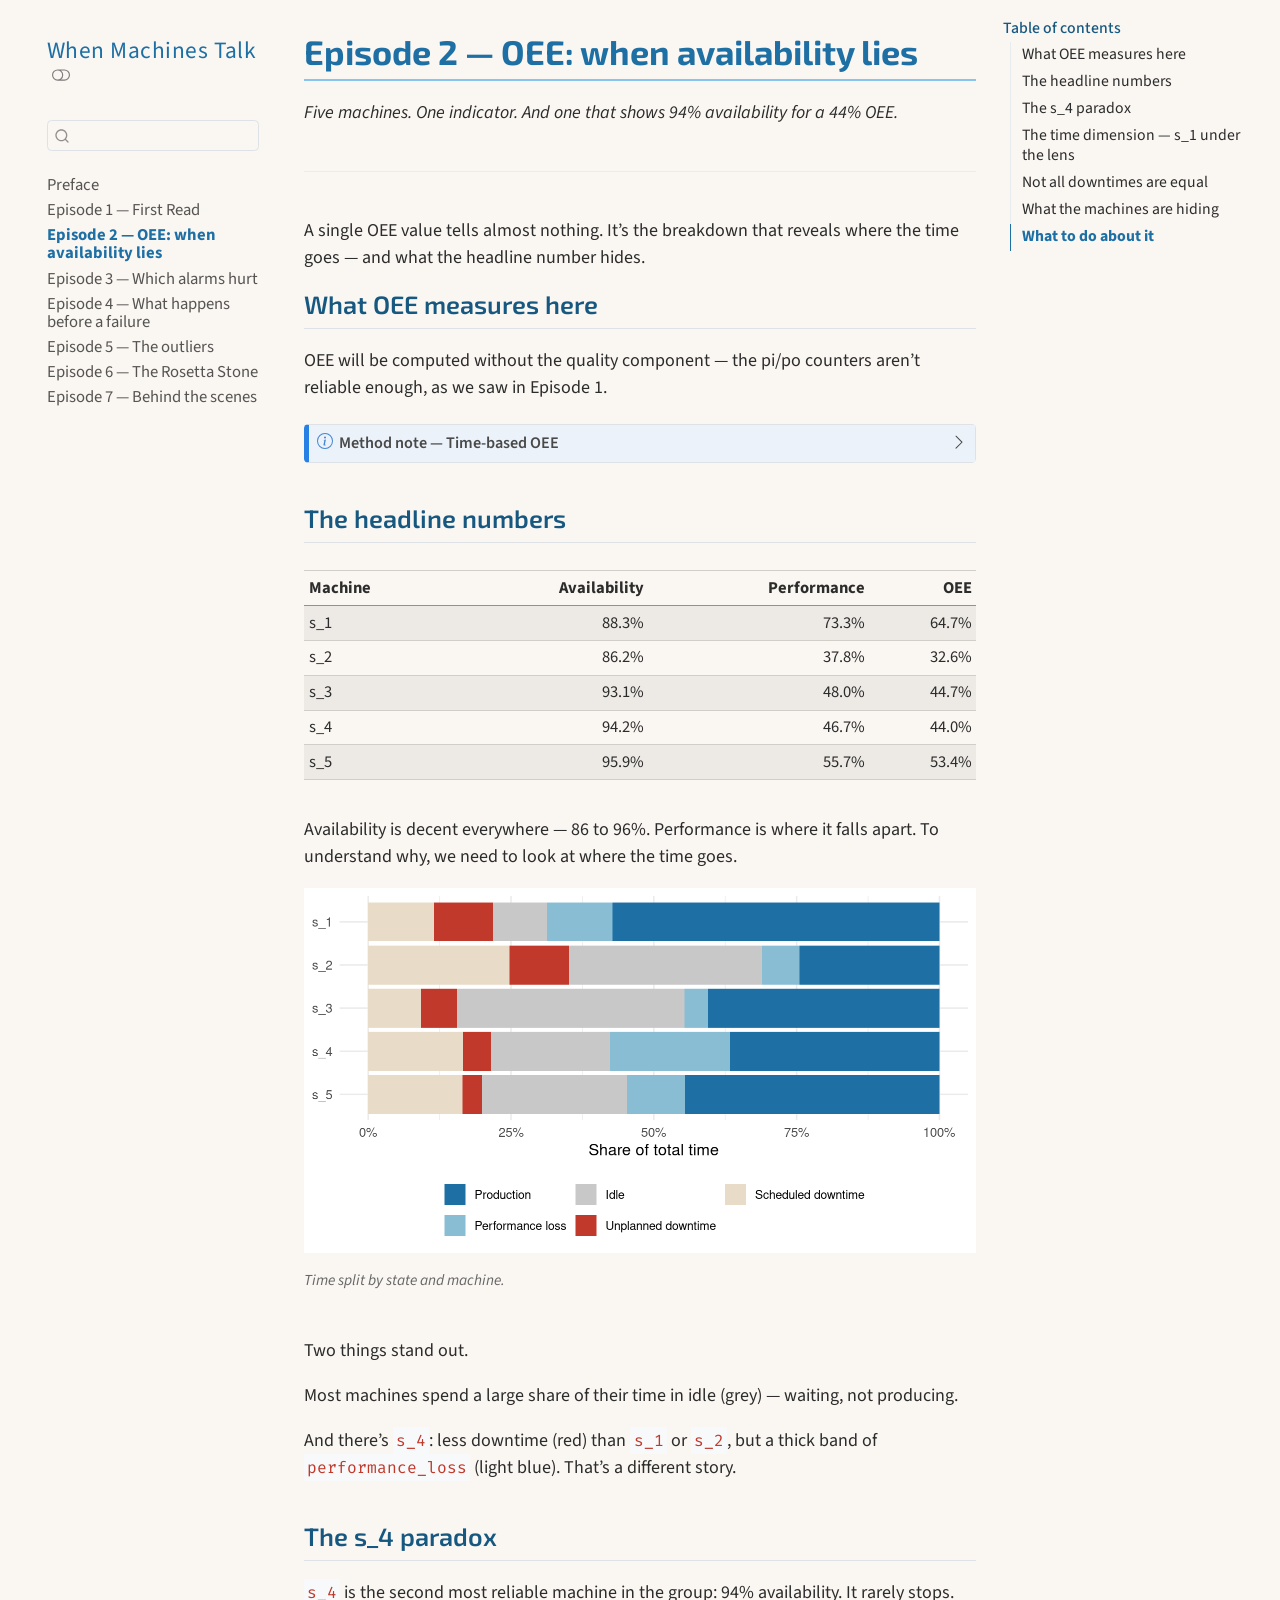
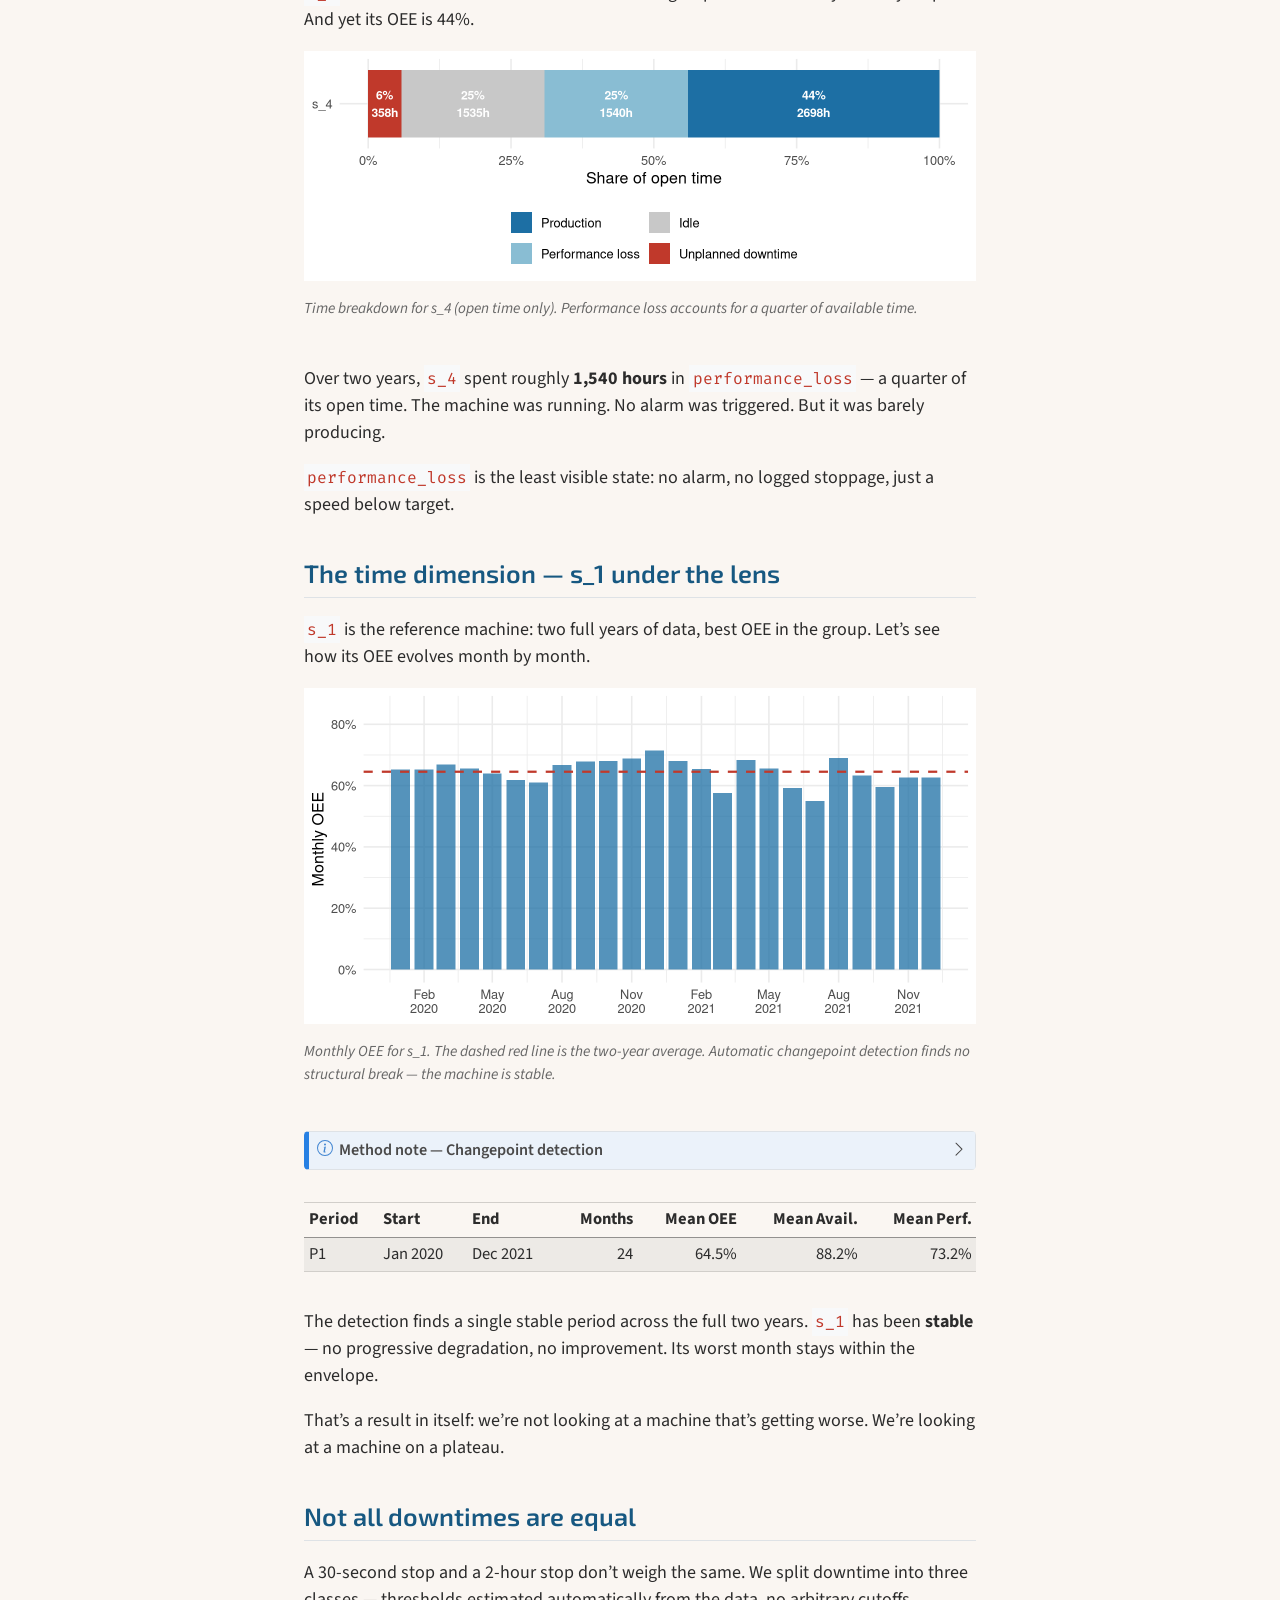
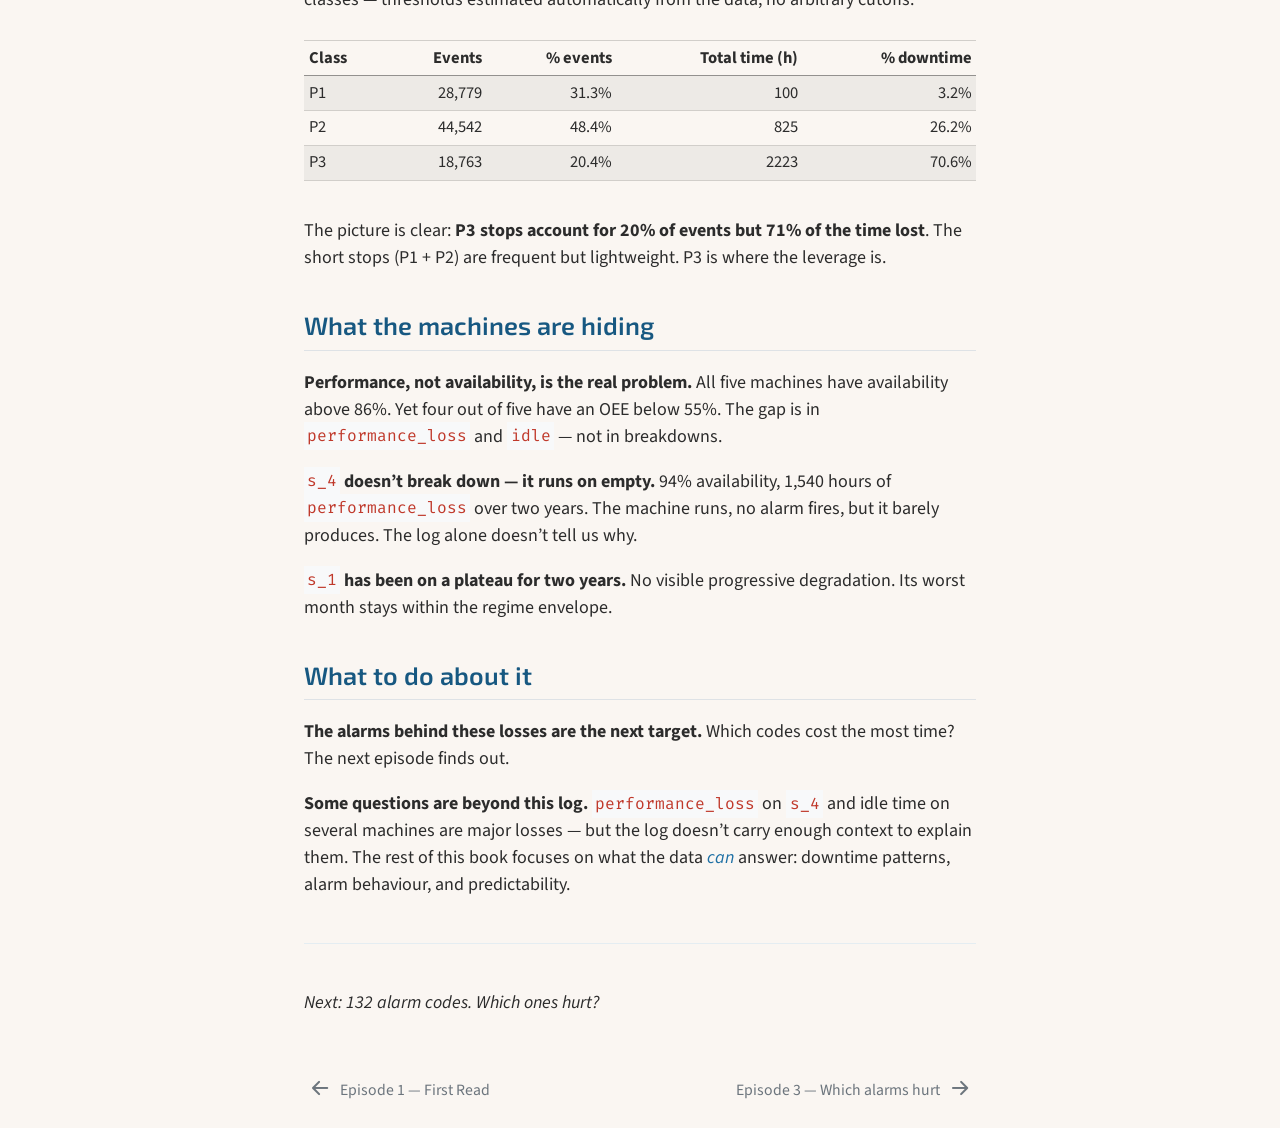
<file: 02-oee.html>
<!DOCTYPE html>
<html xmlns="http://www.w3.org/1999/xhtml" lang="en" xml:lang="en"><head>

<meta charset="utf-8">
<meta name="generator" content="quarto-1.6.41">

<meta name="viewport" content="width=device-width, initial-scale=1.0, user-scalable=yes">


<title>Episode 2 — OEE: when availability lies – When Machines Talk</title>
<style>
code{white-space: pre-wrap;}
span.smallcaps{font-variant: small-caps;}
div.columns{display: flex; gap: min(4vw, 1.5em);}
div.column{flex: auto; overflow-x: auto;}
div.hanging-indent{margin-left: 1.5em; text-indent: -1.5em;}
ul.task-list{list-style: none;}
ul.task-list li input[type="checkbox"] {
  width: 0.8em;
  margin: 0 0.8em 0.2em -1em; /* quarto-specific, see https://github.com/quarto-dev/quarto-cli/issues/4556 */ 
  vertical-align: middle;
}
</style>


<script src="site_libs/quarto-nav/quarto-nav.js"></script>
<script src="site_libs/quarto-nav/headroom.min.js"></script>
<script src="site_libs/clipboard/clipboard.min.js"></script>
<script src="site_libs/quarto-search/autocomplete.umd.js"></script>
<script src="site_libs/quarto-search/fuse.min.js"></script>
<script src="site_libs/quarto-search/quarto-search.js"></script>
<meta name="quarto:offset" content="./">
<link href="./03-alarms.html" rel="next">
<link href="./01-dataset.html" rel="prev">
<script src="site_libs/quarto-html/quarto.js"></script>
<script src="site_libs/quarto-html/popper.min.js"></script>
<script src="site_libs/quarto-html/tippy.umd.min.js"></script>
<script src="site_libs/quarto-html/anchor.min.js"></script>
<link href="site_libs/quarto-html/tippy.css" rel="stylesheet">
<link href="site_libs/quarto-html/quarto-syntax-highlighting-aa2654fe58760f7680546e4c0aeca13b.css" rel="stylesheet" class="quarto-color-scheme" id="quarto-text-highlighting-styles">
<link href="site_libs/quarto-html/quarto-syntax-highlighting-dark-2927b89d1c5b00a272bf0e0415547af3.css" rel="prefetch" class="quarto-color-scheme quarto-color-alternate" id="quarto-text-highlighting-styles">
<script src="site_libs/bootstrap/bootstrap.min.js"></script>
<link href="site_libs/bootstrap/bootstrap-icons.css" rel="stylesheet">
<link href="site_libs/bootstrap/bootstrap-caf077fe0cfdc3c3492c397b8c263dcc.min.css" rel="stylesheet" append-hash="true" class="quarto-color-scheme" id="quarto-bootstrap" data-mode="light">
<link href="site_libs/bootstrap/bootstrap-dark-f315ca9c578ae3ac9e7f3140540d428d.min.css" rel="prefetch" append-hash="true" class="quarto-color-scheme quarto-color-alternate" id="quarto-bootstrap" data-mode="light">
<script id="quarto-search-options" type="application/json">{
  "location": "sidebar",
  "copy-button": false,
  "collapse-after": 3,
  "panel-placement": "start",
  "type": "textbox",
  "limit": 50,
  "keyboard-shortcut": [
    "f",
    "/",
    "s"
  ],
  "show-item-context": false,
  "language": {
    "search-no-results-text": "No results",
    "search-matching-documents-text": "matching documents",
    "search-copy-link-title": "Copy link to search",
    "search-hide-matches-text": "Hide additional matches",
    "search-more-match-text": "more match in this document",
    "search-more-matches-text": "more matches in this document",
    "search-clear-button-title": "Clear",
    "search-text-placeholder": "",
    "search-detached-cancel-button-title": "Cancel",
    "search-submit-button-title": "Submit",
    "search-label": "Search"
  }
}</script>
<script src="site_libs/kePrint-0.0.1/kePrint.js"></script>
<link href="site_libs/lightable-0.0.1/lightable.css" rel="stylesheet">


</head>

<body class="nav-sidebar floating">

<div id="quarto-search-results"></div>
  <header id="quarto-header" class="headroom fixed-top">
  <nav class="quarto-secondary-nav">
    <div class="container-fluid d-flex">
      <button type="button" class="quarto-btn-toggle btn" data-bs-toggle="collapse" role="button" data-bs-target=".quarto-sidebar-collapse-item" aria-controls="quarto-sidebar" aria-expanded="false" aria-label="Toggle sidebar navigation" onclick="if (window.quartoToggleHeadroom) { window.quartoToggleHeadroom(); }">
        <i class="bi bi-layout-text-sidebar-reverse"></i>
      </button>
        <nav class="quarto-page-breadcrumbs" aria-label="breadcrumb"><ol class="breadcrumb"><li class="breadcrumb-item"><a href="./02-oee.html"><span class="chapter-title">Episode 2 — OEE: when availability lies</span></a></li></ol></nav>
        <a class="flex-grow-1" role="navigation" data-bs-toggle="collapse" data-bs-target=".quarto-sidebar-collapse-item" aria-controls="quarto-sidebar" aria-expanded="false" aria-label="Toggle sidebar navigation" onclick="if (window.quartoToggleHeadroom) { window.quartoToggleHeadroom(); }">      
        </a>
      <button type="button" class="btn quarto-search-button" aria-label="Search" onclick="window.quartoOpenSearch();">
        <i class="bi bi-search"></i>
      </button>
    </div>
  </nav>
</header>
<!-- content -->
<div id="quarto-content" class="quarto-container page-columns page-rows-contents page-layout-article">
<!-- sidebar -->
  <nav id="quarto-sidebar" class="sidebar collapse collapse-horizontal quarto-sidebar-collapse-item sidebar-navigation floating overflow-auto">
    <div class="pt-lg-2 mt-2 text-left sidebar-header">
    <div class="sidebar-title mb-0 py-0">
      <a href="./">When Machines Talk</a> 
        <div class="sidebar-tools-main">
  <a href="" class="quarto-color-scheme-toggle quarto-navigation-tool  px-1" onclick="window.quartoToggleColorScheme(); return false;" title="Toggle dark mode"><i class="bi"></i></a>
</div>
    </div>
      </div>
        <div class="mt-2 flex-shrink-0 align-items-center">
        <div class="sidebar-search">
        <div id="quarto-search" class="" title="Search"></div>
        </div>
        </div>
    <div class="sidebar-menu-container"> 
    <ul class="list-unstyled mt-1">
        <li class="sidebar-item">
  <div class="sidebar-item-container"> 
  <a href="./index.html" class="sidebar-item-text sidebar-link">
 <span class="menu-text">Preface</span></a>
  </div>
</li>
        <li class="sidebar-item">
  <div class="sidebar-item-container"> 
  <a href="./01-dataset.html" class="sidebar-item-text sidebar-link"><span class="chapter-title">Episode 1 — First Read</span></a>
  </div>
</li>
        <li class="sidebar-item">
  <div class="sidebar-item-container"> 
  <a href="./02-oee.html" class="sidebar-item-text sidebar-link active"><span class="chapter-title">Episode 2 — OEE: when availability lies</span></a>
  </div>
</li>
        <li class="sidebar-item">
  <div class="sidebar-item-container"> 
  <a href="./03-alarms.html" class="sidebar-item-text sidebar-link"><span class="chapter-title">Episode 3 — Which alarms hurt</span></a>
  </div>
</li>
        <li class="sidebar-item">
  <div class="sidebar-item-container"> 
  <a href="./04-sequences.html" class="sidebar-item-text sidebar-link"><span class="chapter-title">Episode 4 — What happens before a failure</span></a>
  </div>
</li>
        <li class="sidebar-item">
  <div class="sidebar-item-container"> 
  <a href="./05-anomalies.html" class="sidebar-item-text sidebar-link"><span class="chapter-title">Episode 5 — The outliers</span></a>
  </div>
</li>
        <li class="sidebar-item">
  <div class="sidebar-item-container"> 
  <a href="./06-rosetta.html" class="sidebar-item-text sidebar-link"><span class="chapter-title">Episode 6 — The Rosetta Stone</span></a>
  </div>
</li>
        <li class="sidebar-item">
  <div class="sidebar-item-container"> 
  <a href="./07-behind.html" class="sidebar-item-text sidebar-link"><span class="chapter-title">Episode 7 — Behind the scenes</span></a>
  </div>
</li>
    </ul>
    </div>
</nav>
<div id="quarto-sidebar-glass" class="quarto-sidebar-collapse-item" data-bs-toggle="collapse" data-bs-target=".quarto-sidebar-collapse-item"></div>
<!-- margin-sidebar -->
    <div id="quarto-margin-sidebar" class="sidebar margin-sidebar">
        <nav id="TOC" role="doc-toc" class="toc-active">
    <h2 id="toc-title">Table of contents</h2>
   
  <ul class="collapse">
  <li><a href="#what-oee-measures-here" id="toc-what-oee-measures-here" class="nav-link active" data-scroll-target="#what-oee-measures-here">What OEE measures here</a></li>
  <li><a href="#the-headline-numbers" id="toc-the-headline-numbers" class="nav-link" data-scroll-target="#the-headline-numbers">The headline numbers</a></li>
  <li><a href="#the-s_4-paradox" id="toc-the-s_4-paradox" class="nav-link" data-scroll-target="#the-s_4-paradox">The s_4 paradox</a></li>
  <li><a href="#the-time-dimension-s_1-under-the-lens" id="toc-the-time-dimension-s_1-under-the-lens" class="nav-link" data-scroll-target="#the-time-dimension-s_1-under-the-lens">The time dimension — s_1 under the lens</a></li>
  <li><a href="#not-all-downtimes-are-equal" id="toc-not-all-downtimes-are-equal" class="nav-link" data-scroll-target="#not-all-downtimes-are-equal">Not all downtimes are equal</a></li>
  <li><a href="#what-the-machines-are-hiding" id="toc-what-the-machines-are-hiding" class="nav-link" data-scroll-target="#what-the-machines-are-hiding">What the machines are hiding</a></li>
  <li><a href="#what-to-do-about-it" id="toc-what-to-do-about-it" class="nav-link" data-scroll-target="#what-to-do-about-it">What to do about it</a></li>
  </ul>
</nav>
    </div>
<!-- main -->
<main class="content" id="quarto-document-content">

<header id="title-block-header" class="quarto-title-block default">
<div class="quarto-title">
<h1 class="title"><span class="chapter-title">Episode 2 — OEE: when availability lies</span></h1>
</div>



<div class="quarto-title-meta">

    
  
    
  </div>
  


</header>


<p><em>Five machines. One indicator. And one that shows 94% availability for a 44% OEE.</em></p>
<hr>
<p>A single OEE value tells almost nothing. It’s the breakdown that reveals where the time goes — and what the headline number hides.</p>
<section id="what-oee-measures-here" class="level2">
<h2 class="anchored" data-anchor-id="what-oee-measures-here">What OEE measures here</h2>
<p>OEE will be computed without the quality component — the pi/po counters aren’t reliable enough, as we saw in Episode 1.</p>
<div class="callout callout-style-default callout-note callout-titled" title="Method note — Time-based OEE">
<div class="callout-header d-flex align-content-center" data-bs-toggle="collapse" data-bs-target=".callout-1-contents" aria-controls="callout-1" aria-expanded="false" aria-label="Toggle callout">
<div class="callout-icon-container">
<i class="callout-icon"></i>
</div>
<div class="callout-title-container flex-fill">
Method note — Time-based OEE
</div>
<div class="callout-btn-toggle d-inline-block border-0 py-1 ps-1 pe-0 float-end"><i class="callout-toggle"></i></div>
</div>
<div id="callout-1" class="callout-1-contents callout-collapse collapse">
<div class="callout-body-container callout-body">
<p><strong>OEE</strong> = Availability × Performance</p>
<ul>
<li><strong>Availability</strong> = (open time − downtime) / open time</li>
<li><strong>Performance</strong> = production time / (production + performance_loss + idle)</li>
</ul>
<p>A time-based variant, suited to logs where volume counters are absent or unreliable.</p>
</div>
</div>
</div>
</section>
<section id="the-headline-numbers" class="level2">
<h2 class="anchored" data-anchor-id="the-headline-numbers">The headline numbers</h2>
<div class="cell">
<div class="cell-output-display">
<table class="table table-striped table-hover caption-top table-sm small" data-quarto-postprocess="true">
<thead>
<tr class="header">
<th style="text-align: left;" data-quarto-table-cell-role="th">Machine</th>
<th style="text-align: right;" data-quarto-table-cell-role="th">Availability</th>
<th style="text-align: right;" data-quarto-table-cell-role="th">Performance</th>
<th style="text-align: right;" data-quarto-table-cell-role="th">OEE</th>
</tr>
</thead>
<tbody>
<tr class="odd">
<td style="text-align: left;">s_1</td>
<td style="text-align: right;">88.3%</td>
<td style="text-align: right;">73.3%</td>
<td style="text-align: right;">64.7%</td>
</tr>
<tr class="even">
<td style="text-align: left;">s_2</td>
<td style="text-align: right;">86.2%</td>
<td style="text-align: right;">37.8%</td>
<td style="text-align: right;">32.6%</td>
</tr>
<tr class="odd">
<td style="text-align: left;">s_3</td>
<td style="text-align: right;">93.1%</td>
<td style="text-align: right;">48.0%</td>
<td style="text-align: right;">44.7%</td>
</tr>
<tr class="even">
<td style="text-align: left;">s_4</td>
<td style="text-align: right;">94.2%</td>
<td style="text-align: right;">46.7%</td>
<td style="text-align: right;">44.0%</td>
</tr>
<tr class="odd">
<td style="text-align: left;">s_5</td>
<td style="text-align: right;">95.9%</td>
<td style="text-align: right;">55.7%</td>
<td style="text-align: right;">53.4%</td>
</tr>
</tbody>
</table>


</div>
</div>
<p>Availability is decent everywhere — 86 to 96%. Performance is where it falls apart. To understand why, we need to look at where the time goes.</p>
<div class="cell">
<div class="cell-output-display">
<div class="quarto-figure quarto-figure-center">
<figure class="figure">
<p><img src="02-oee_files/figure-html/time-split-1.png" class="img-fluid figure-img" width="672"></p>
<figcaption>Time split by state and machine.</figcaption>
</figure>
</div>
</div>
</div>
<p>Two things stand out.</p>
<p>Most machines spend a large share of their time in idle (grey) — waiting, not producing.</p>
<p>And there’s <code>s_4</code>: less downtime (red) than <code>s_1</code> or <code>s_2</code>, but a thick band of <code>performance_loss</code> (light blue). That’s a different story.</p>
</section>
<section id="the-s_4-paradox" class="level2">
<h2 class="anchored" data-anchor-id="the-s_4-paradox">The s_4 paradox</h2>
<p><code>s_4</code> is the second most reliable machine in the group: 94% availability. It rarely stops. And yet its OEE is 44%.</p>
<div class="cell">
<div class="cell-output-display">
<div class="quarto-figure quarto-figure-center">
<figure class="figure">
<p><img src="02-oee_files/figure-html/s4-paradox-1.png" class="img-fluid figure-img" width="672"></p>
<figcaption>Time breakdown for s_4 (open time only). Performance loss accounts for a quarter of available time.</figcaption>
</figure>
</div>
</div>
</div>
<p>Over two years, <code>s_4</code> spent roughly <strong>1,540 hours</strong> in <code>performance_loss</code> — a quarter of its open time. The machine was running. No alarm was triggered. But it was barely producing.</p>
<p><code>performance_loss</code> is the least visible state: no alarm, no logged stoppage, just a speed below target.</p>
</section>
<section id="the-time-dimension-s_1-under-the-lens" class="level2">
<h2 class="anchored" data-anchor-id="the-time-dimension-s_1-under-the-lens">The time dimension — s_1 under the lens</h2>
<p><code>s_1</code> is the reference machine: two full years of data, best OEE in the group. Let’s see how its OEE evolves month by month.</p>
<div class="cell">
<div class="cell-output-display">
<div class="quarto-figure quarto-figure-center">
<figure class="figure">
<p><img src="02-oee_files/figure-html/trs-monthly-s1-1.png" class="img-fluid figure-img" width="672"></p>
<figcaption>Monthly OEE for s_1. The dashed red line is the two-year average. Automatic changepoint detection finds no structural break — the machine is stable.</figcaption>
</figure>
</div>
</div>
</div>
<div class="callout callout-style-default callout-note callout-titled" title="Method note — Changepoint detection">
<div class="callout-header d-flex align-content-center" data-bs-toggle="collapse" data-bs-target=".callout-2-contents" aria-controls="callout-2" aria-expanded="false" aria-label="Toggle callout">
<div class="callout-icon-container">
<i class="callout-icon"></i>
</div>
<div class="callout-title-container flex-fill">
Method note — Changepoint detection
</div>
<div class="callout-btn-toggle d-inline-block border-0 py-1 ps-1 pe-0 float-end"><i class="callout-toggle"></i></div>
</div>
<div id="callout-2" class="callout-2-contents callout-collapse collapse">
<div class="callout-body-container callout-body">
<p>Automatically detects periods where the average OEE is stable — without setting the number of breaks in advance. Reveals whether a machine has degraded, improved, or has been running on the same plateau for months.</p>
</div>
</div>
</div>
<div class="cell">
<div class="cell-output-display">
<table class="table table-striped table-hover caption-top table-sm small" data-quarto-postprocess="true">
<thead>
<tr class="header">
<th style="text-align: left;" data-quarto-table-cell-role="th">Period</th>
<th style="text-align: left;" data-quarto-table-cell-role="th">Start</th>
<th style="text-align: left;" data-quarto-table-cell-role="th">End</th>
<th style="text-align: right;" data-quarto-table-cell-role="th">Months</th>
<th style="text-align: right;" data-quarto-table-cell-role="th">Mean OEE</th>
<th style="text-align: right;" data-quarto-table-cell-role="th">Mean Avail.</th>
<th style="text-align: right;" data-quarto-table-cell-role="th">Mean Perf.</th>
</tr>
</thead>
<tbody>
<tr class="odd">
<td style="text-align: left;">P1</td>
<td style="text-align: left;">Jan 2020</td>
<td style="text-align: left;">Dec 2021</td>
<td style="text-align: right;">24</td>
<td style="text-align: right;">64.5%</td>
<td style="text-align: right;">88.2%</td>
<td style="text-align: right;">73.2%</td>
</tr>
</tbody>
</table>


</div>
</div>
<p>The detection finds a single stable period across the full two years. <code>s_1</code> has been <strong>stable</strong> — no progressive degradation, no improvement. Its worst month stays within the envelope.</p>
<p>That’s a result in itself: we’re not looking at a machine that’s getting worse. We’re looking at a machine on a plateau.</p>
</section>
<section id="not-all-downtimes-are-equal" class="level2">
<h2 class="anchored" data-anchor-id="not-all-downtimes-are-equal">Not all downtimes are equal</h2>
<p>A 30-second stop and a 2-hour stop don’t weigh the same. We split downtime into three classes — thresholds estimated automatically from the data, no arbitrary cutoffs.</p>
<div class="cell">
<div class="cell-output-display">
<table class="table table-striped table-hover caption-top table-sm small" data-quarto-postprocess="true">
<thead>
<tr class="header">
<th style="text-align: left;" data-quarto-table-cell-role="th">Class</th>
<th style="text-align: right;" data-quarto-table-cell-role="th">Events</th>
<th style="text-align: right;" data-quarto-table-cell-role="th">% events</th>
<th style="text-align: right;" data-quarto-table-cell-role="th">Total time (h)</th>
<th style="text-align: right;" data-quarto-table-cell-role="th">% downtime</th>
</tr>
</thead>
<tbody>
<tr class="odd">
<td style="text-align: left;">P1</td>
<td style="text-align: right;">28,779</td>
<td style="text-align: right;">31.3%</td>
<td style="text-align: right;">100</td>
<td style="text-align: right;">3.2%</td>
</tr>
<tr class="even">
<td style="text-align: left;">P2</td>
<td style="text-align: right;">44,542</td>
<td style="text-align: right;">48.4%</td>
<td style="text-align: right;">825</td>
<td style="text-align: right;">26.2%</td>
</tr>
<tr class="odd">
<td style="text-align: left;">P3</td>
<td style="text-align: right;">18,763</td>
<td style="text-align: right;">20.4%</td>
<td style="text-align: right;">2223</td>
<td style="text-align: right;">70.6%</td>
</tr>
</tbody>
</table>


</div>
</div>
<p>The picture is clear: <strong>P3 stops account for 20% of events but 71% of the time lost</strong>. The short stops (P1 + P2) are frequent but lightweight. P3 is where the leverage is.</p>
</section>
<section id="what-the-machines-are-hiding" class="level2">
<h2 class="anchored" data-anchor-id="what-the-machines-are-hiding">What the machines are hiding</h2>
<p><strong>Performance, not availability, is the real problem.</strong> All five machines have availability above 86%. Yet four out of five have an OEE below 55%. The gap is in <code>performance_loss</code> and <code>idle</code> — not in breakdowns.</p>
<p><strong><code>s_4</code> doesn’t break down — it runs on empty.</strong> 94% availability, 1,540 hours of <code>performance_loss</code> over two years. The machine runs, no alarm fires, but it barely produces. The log alone doesn’t tell us why.</p>
<p><strong><code>s_1</code> has been on a plateau for two years.</strong> No visible progressive degradation. Its worst month stays within the regime envelope.</p>
</section>
<section id="what-to-do-about-it" class="level2">
<h2 class="anchored" data-anchor-id="what-to-do-about-it">What to do about it</h2>
<p><strong>The alarms behind these losses are the next target.</strong> Which codes cost the most time? The next episode finds out.</p>
<p><strong>Some questions are beyond this log.</strong> <code>performance_loss</code> on <code>s_4</code> and idle time on several machines are major losses — but the log doesn’t carry enough context to explain them. The rest of this book focuses on what the data <span class="accent">can</span> answer: downtime patterns, alarm behaviour, and predictability.</p>
<hr>
<p><em>Next: 132 alarm codes. Which ones hurt?</em></p>


</section>

</main> <!-- /main -->
<script id="quarto-html-after-body" type="application/javascript">
window.document.addEventListener("DOMContentLoaded", function (event) {
  const toggleBodyColorMode = (bsSheetEl) => {
    const mode = bsSheetEl.getAttribute("data-mode");
    const bodyEl = window.document.querySelector("body");
    if (mode === "dark") {
      bodyEl.classList.add("quarto-dark");
      bodyEl.classList.remove("quarto-light");
    } else {
      bodyEl.classList.add("quarto-light");
      bodyEl.classList.remove("quarto-dark");
    }
  }
  const toggleBodyColorPrimary = () => {
    const bsSheetEl = window.document.querySelector("link#quarto-bootstrap");
    if (bsSheetEl) {
      toggleBodyColorMode(bsSheetEl);
    }
  }
  toggleBodyColorPrimary();  
  const disableStylesheet = (stylesheets) => {
    for (let i=0; i < stylesheets.length; i++) {
      const stylesheet = stylesheets[i];
      stylesheet.rel = 'prefetch';
    }
  }
  const enableStylesheet = (stylesheets) => {
    for (let i=0; i < stylesheets.length; i++) {
      const stylesheet = stylesheets[i];
      stylesheet.rel = 'stylesheet';
    }
  }
  const manageTransitions = (selector, allowTransitions) => {
    const els = window.document.querySelectorAll(selector);
    for (let i=0; i < els.length; i++) {
      const el = els[i];
      if (allowTransitions) {
        el.classList.remove('notransition');
      } else {
        el.classList.add('notransition');
      }
    }
  }
  const toggleGiscusIfUsed = (isAlternate, darkModeDefault) => {
    const baseTheme = document.querySelector('#giscus-base-theme')?.value ?? 'light';
    const alternateTheme = document.querySelector('#giscus-alt-theme')?.value ?? 'dark';
    let newTheme = '';
    if(darkModeDefault) {
      newTheme = isAlternate ? baseTheme : alternateTheme;
    } else {
      newTheme = isAlternate ? alternateTheme : baseTheme;
    }
    const changeGiscusTheme = () => {
      // From: https://github.com/giscus/giscus/issues/336
      const sendMessage = (message) => {
        const iframe = document.querySelector('iframe.giscus-frame');
        if (!iframe) return;
        iframe.contentWindow.postMessage({ giscus: message }, 'https://giscus.app');
      }
      sendMessage({
        setConfig: {
          theme: newTheme
        }
      });
    }
    const isGiscussLoaded = window.document.querySelector('iframe.giscus-frame') !== null;
    if (isGiscussLoaded) {
      changeGiscusTheme();
    }
  }
  const toggleColorMode = (alternate) => {
    // Switch the stylesheets
    const alternateStylesheets = window.document.querySelectorAll('link.quarto-color-scheme.quarto-color-alternate');
    manageTransitions('#quarto-margin-sidebar .nav-link', false);
    if (alternate) {
      enableStylesheet(alternateStylesheets);
      for (const sheetNode of alternateStylesheets) {
        if (sheetNode.id === "quarto-bootstrap") {
          toggleBodyColorMode(sheetNode);
        }
      }
    } else {
      disableStylesheet(alternateStylesheets);
      toggleBodyColorPrimary();
    }
    manageTransitions('#quarto-margin-sidebar .nav-link', true);
    // Switch the toggles
    const toggles = window.document.querySelectorAll('.quarto-color-scheme-toggle');
    for (let i=0; i < toggles.length; i++) {
      const toggle = toggles[i];
      if (toggle) {
        if (alternate) {
          toggle.classList.add("alternate");     
        } else {
          toggle.classList.remove("alternate");
        }
      }
    }
    // Hack to workaround the fact that safari doesn't
    // properly recolor the scrollbar when toggling (#1455)
    if (navigator.userAgent.indexOf('Safari') > 0 && navigator.userAgent.indexOf('Chrome') == -1) {
      manageTransitions("body", false);
      window.scrollTo(0, 1);
      setTimeout(() => {
        window.scrollTo(0, 0);
        manageTransitions("body", true);
      }, 40);  
    }
  }
  const isFileUrl = () => { 
    return window.location.protocol === 'file:';
  }
  const hasAlternateSentinel = () => {  
    let styleSentinel = getColorSchemeSentinel();
    if (styleSentinel !== null) {
      return styleSentinel === "alternate";
    } else {
      return false;
    }
  }
  const setStyleSentinel = (alternate) => {
    const value = alternate ? "alternate" : "default";
    if (!isFileUrl()) {
      window.localStorage.setItem("quarto-color-scheme", value);
    } else {
      localAlternateSentinel = value;
    }
  }
  const getColorSchemeSentinel = () => {
    if (!isFileUrl()) {
      const storageValue = window.localStorage.getItem("quarto-color-scheme");
      return storageValue != null ? storageValue : localAlternateSentinel;
    } else {
      return localAlternateSentinel;
    }
  }
  const darkModeDefault = false;
  let localAlternateSentinel = darkModeDefault ? 'alternate' : 'default';
  // Dark / light mode switch
  window.quartoToggleColorScheme = () => {
    // Read the current dark / light value 
    let toAlternate = !hasAlternateSentinel();
    toggleColorMode(toAlternate);
    setStyleSentinel(toAlternate);
    toggleGiscusIfUsed(toAlternate, darkModeDefault);
  };
  // Ensure there is a toggle, if there isn't float one in the top right
  if (window.document.querySelector('.quarto-color-scheme-toggle') === null) {
    const a = window.document.createElement('a');
    a.classList.add('top-right');
    a.classList.add('quarto-color-scheme-toggle');
    a.href = "";
    a.onclick = function() { try { window.quartoToggleColorScheme(); } catch {} return false; };
    const i = window.document.createElement("i");
    i.classList.add('bi');
    a.appendChild(i);
    window.document.body.appendChild(a);
  }
  // Switch to dark mode if need be
  if (hasAlternateSentinel()) {
    toggleColorMode(true);
  } else {
    toggleColorMode(false);
  }
  const icon = "";
  const anchorJS = new window.AnchorJS();
  anchorJS.options = {
    placement: 'right',
    icon: icon
  };
  anchorJS.add('.anchored');
  const isCodeAnnotation = (el) => {
    for (const clz of el.classList) {
      if (clz.startsWith('code-annotation-')) {                     
        return true;
      }
    }
    return false;
  }
  const onCopySuccess = function(e) {
    // button target
    const button = e.trigger;
    // don't keep focus
    button.blur();
    // flash "checked"
    button.classList.add('code-copy-button-checked');
    var currentTitle = button.getAttribute("title");
    button.setAttribute("title", "Copied!");
    let tooltip;
    if (window.bootstrap) {
      button.setAttribute("data-bs-toggle", "tooltip");
      button.setAttribute("data-bs-placement", "left");
      button.setAttribute("data-bs-title", "Copied!");
      tooltip = new bootstrap.Tooltip(button, 
        { trigger: "manual", 
          customClass: "code-copy-button-tooltip",
          offset: [0, -8]});
      tooltip.show();    
    }
    setTimeout(function() {
      if (tooltip) {
        tooltip.hide();
        button.removeAttribute("data-bs-title");
        button.removeAttribute("data-bs-toggle");
        button.removeAttribute("data-bs-placement");
      }
      button.setAttribute("title", currentTitle);
      button.classList.remove('code-copy-button-checked');
    }, 1000);
    // clear code selection
    e.clearSelection();
  }
  const getTextToCopy = function(trigger) {
      const codeEl = trigger.previousElementSibling.cloneNode(true);
      for (const childEl of codeEl.children) {
        if (isCodeAnnotation(childEl)) {
          childEl.remove();
        }
      }
      return codeEl.innerText;
  }
  const clipboard = new window.ClipboardJS('.code-copy-button:not([data-in-quarto-modal])', {
    text: getTextToCopy
  });
  clipboard.on('success', onCopySuccess);
  if (window.document.getElementById('quarto-embedded-source-code-modal')) {
    const clipboardModal = new window.ClipboardJS('.code-copy-button[data-in-quarto-modal]', {
      text: getTextToCopy,
      container: window.document.getElementById('quarto-embedded-source-code-modal')
    });
    clipboardModal.on('success', onCopySuccess);
  }
    var localhostRegex = new RegExp(/^(?:http|https):\/\/localhost\:?[0-9]*\//);
    var mailtoRegex = new RegExp(/^mailto:/);
      var filterRegex = new RegExp('/' + window.location.host + '/');
    var isInternal = (href) => {
        return filterRegex.test(href) || localhostRegex.test(href) || mailtoRegex.test(href);
    }
    // Inspect non-navigation links and adorn them if external
 	var links = window.document.querySelectorAll('a[href]:not(.nav-link):not(.navbar-brand):not(.toc-action):not(.sidebar-link):not(.sidebar-item-toggle):not(.pagination-link):not(.no-external):not([aria-hidden]):not(.dropdown-item):not(.quarto-navigation-tool):not(.about-link)');
    for (var i=0; i<links.length; i++) {
      const link = links[i];
      if (!isInternal(link.href)) {
        // undo the damage that might have been done by quarto-nav.js in the case of
        // links that we want to consider external
        if (link.dataset.originalHref !== undefined) {
          link.href = link.dataset.originalHref;
        }
      }
    }
  function tippyHover(el, contentFn, onTriggerFn, onUntriggerFn) {
    const config = {
      allowHTML: true,
      maxWidth: 500,
      delay: 100,
      arrow: false,
      appendTo: function(el) {
          return el.parentElement;
      },
      interactive: true,
      interactiveBorder: 10,
      theme: 'quarto',
      placement: 'bottom-start',
    };
    if (contentFn) {
      config.content = contentFn;
    }
    if (onTriggerFn) {
      config.onTrigger = onTriggerFn;
    }
    if (onUntriggerFn) {
      config.onUntrigger = onUntriggerFn;
    }
    window.tippy(el, config); 
  }
  const noterefs = window.document.querySelectorAll('a[role="doc-noteref"]');
  for (var i=0; i<noterefs.length; i++) {
    const ref = noterefs[i];
    tippyHover(ref, function() {
      // use id or data attribute instead here
      let href = ref.getAttribute('data-footnote-href') || ref.getAttribute('href');
      try { href = new URL(href).hash; } catch {}
      const id = href.replace(/^#\/?/, "");
      const note = window.document.getElementById(id);
      if (note) {
        return note.innerHTML;
      } else {
        return "";
      }
    });
  }
  const xrefs = window.document.querySelectorAll('a.quarto-xref');
  const processXRef = (id, note) => {
    // Strip column container classes
    const stripColumnClz = (el) => {
      el.classList.remove("page-full", "page-columns");
      if (el.children) {
        for (const child of el.children) {
          stripColumnClz(child);
        }
      }
    }
    stripColumnClz(note)
    if (id === null || id.startsWith('sec-')) {
      // Special case sections, only their first couple elements
      const container = document.createElement("div");
      if (note.children && note.children.length > 2) {
        container.appendChild(note.children[0].cloneNode(true));
        for (let i = 1; i < note.children.length; i++) {
          const child = note.children[i];
          if (child.tagName === "P" && child.innerText === "") {
            continue;
          } else {
            container.appendChild(child.cloneNode(true));
            break;
          }
        }
        if (window.Quarto?.typesetMath) {
          window.Quarto.typesetMath(container);
        }
        return container.innerHTML
      } else {
        if (window.Quarto?.typesetMath) {
          window.Quarto.typesetMath(note);
        }
        return note.innerHTML;
      }
    } else {
      // Remove any anchor links if they are present
      const anchorLink = note.querySelector('a.anchorjs-link');
      if (anchorLink) {
        anchorLink.remove();
      }
      if (window.Quarto?.typesetMath) {
        window.Quarto.typesetMath(note);
      }
      if (note.classList.contains("callout")) {
        return note.outerHTML;
      } else {
        return note.innerHTML;
      }
    }
  }
  for (var i=0; i<xrefs.length; i++) {
    const xref = xrefs[i];
    tippyHover(xref, undefined, function(instance) {
      instance.disable();
      let url = xref.getAttribute('href');
      let hash = undefined; 
      if (url.startsWith('#')) {
        hash = url;
      } else {
        try { hash = new URL(url).hash; } catch {}
      }
      if (hash) {
        const id = hash.replace(/^#\/?/, "");
        const note = window.document.getElementById(id);
        if (note !== null) {
          try {
            const html = processXRef(id, note.cloneNode(true));
            instance.setContent(html);
          } finally {
            instance.enable();
            instance.show();
          }
        } else {
          // See if we can fetch this
          fetch(url.split('#')[0])
          .then(res => res.text())
          .then(html => {
            const parser = new DOMParser();
            const htmlDoc = parser.parseFromString(html, "text/html");
            const note = htmlDoc.getElementById(id);
            if (note !== null) {
              const html = processXRef(id, note);
              instance.setContent(html);
            } 
          }).finally(() => {
            instance.enable();
            instance.show();
          });
        }
      } else {
        // See if we can fetch a full url (with no hash to target)
        // This is a special case and we should probably do some content thinning / targeting
        fetch(url)
        .then(res => res.text())
        .then(html => {
          const parser = new DOMParser();
          const htmlDoc = parser.parseFromString(html, "text/html");
          const note = htmlDoc.querySelector('main.content');
          if (note !== null) {
            // This should only happen for chapter cross references
            // (since there is no id in the URL)
            // remove the first header
            if (note.children.length > 0 && note.children[0].tagName === "HEADER") {
              note.children[0].remove();
            }
            const html = processXRef(null, note);
            instance.setContent(html);
          } 
        }).finally(() => {
          instance.enable();
          instance.show();
        });
      }
    }, function(instance) {
    });
  }
      let selectedAnnoteEl;
      const selectorForAnnotation = ( cell, annotation) => {
        let cellAttr = 'data-code-cell="' + cell + '"';
        let lineAttr = 'data-code-annotation="' +  annotation + '"';
        const selector = 'span[' + cellAttr + '][' + lineAttr + ']';
        return selector;
      }
      const selectCodeLines = (annoteEl) => {
        const doc = window.document;
        const targetCell = annoteEl.getAttribute("data-target-cell");
        const targetAnnotation = annoteEl.getAttribute("data-target-annotation");
        const annoteSpan = window.document.querySelector(selectorForAnnotation(targetCell, targetAnnotation));
        const lines = annoteSpan.getAttribute("data-code-lines").split(",");
        const lineIds = lines.map((line) => {
          return targetCell + "-" + line;
        })
        let top = null;
        let height = null;
        let parent = null;
        if (lineIds.length > 0) {
            //compute the position of the single el (top and bottom and make a div)
            const el = window.document.getElementById(lineIds[0]);
            top = el.offsetTop;
            height = el.offsetHeight;
            parent = el.parentElement.parentElement;
          if (lineIds.length > 1) {
            const lastEl = window.document.getElementById(lineIds[lineIds.length - 1]);
            const bottom = lastEl.offsetTop + lastEl.offsetHeight;
            height = bottom - top;
          }
          if (top !== null && height !== null && parent !== null) {
            // cook up a div (if necessary) and position it 
            let div = window.document.getElementById("code-annotation-line-highlight");
            if (div === null) {
              div = window.document.createElement("div");
              div.setAttribute("id", "code-annotation-line-highlight");
              div.style.position = 'absolute';
              parent.appendChild(div);
            }
            div.style.top = top - 2 + "px";
            div.style.height = height + 4 + "px";
            div.style.left = 0;
            let gutterDiv = window.document.getElementById("code-annotation-line-highlight-gutter");
            if (gutterDiv === null) {
              gutterDiv = window.document.createElement("div");
              gutterDiv.setAttribute("id", "code-annotation-line-highlight-gutter");
              gutterDiv.style.position = 'absolute';
              const codeCell = window.document.getElementById(targetCell);
              const gutter = codeCell.querySelector('.code-annotation-gutter');
              gutter.appendChild(gutterDiv);
            }
            gutterDiv.style.top = top - 2 + "px";
            gutterDiv.style.height = height + 4 + "px";
          }
          selectedAnnoteEl = annoteEl;
        }
      };
      const unselectCodeLines = () => {
        const elementsIds = ["code-annotation-line-highlight", "code-annotation-line-highlight-gutter"];
        elementsIds.forEach((elId) => {
          const div = window.document.getElementById(elId);
          if (div) {
            div.remove();
          }
        });
        selectedAnnoteEl = undefined;
      };
        // Handle positioning of the toggle
    window.addEventListener(
      "resize",
      throttle(() => {
        elRect = undefined;
        if (selectedAnnoteEl) {
          selectCodeLines(selectedAnnoteEl);
        }
      }, 10)
    );
    function throttle(fn, ms) {
    let throttle = false;
    let timer;
      return (...args) => {
        if(!throttle) { // first call gets through
            fn.apply(this, args);
            throttle = true;
        } else { // all the others get throttled
            if(timer) clearTimeout(timer); // cancel #2
            timer = setTimeout(() => {
              fn.apply(this, args);
              timer = throttle = false;
            }, ms);
        }
      };
    }
      // Attach click handler to the DT
      const annoteDls = window.document.querySelectorAll('dt[data-target-cell]');
      for (const annoteDlNode of annoteDls) {
        annoteDlNode.addEventListener('click', (event) => {
          const clickedEl = event.target;
          if (clickedEl !== selectedAnnoteEl) {
            unselectCodeLines();
            const activeEl = window.document.querySelector('dt[data-target-cell].code-annotation-active');
            if (activeEl) {
              activeEl.classList.remove('code-annotation-active');
            }
            selectCodeLines(clickedEl);
            clickedEl.classList.add('code-annotation-active');
          } else {
            // Unselect the line
            unselectCodeLines();
            clickedEl.classList.remove('code-annotation-active');
          }
        });
      }
  const findCites = (el) => {
    const parentEl = el.parentElement;
    if (parentEl) {
      const cites = parentEl.dataset.cites;
      if (cites) {
        return {
          el,
          cites: cites.split(' ')
        };
      } else {
        return findCites(el.parentElement)
      }
    } else {
      return undefined;
    }
  };
  var bibliorefs = window.document.querySelectorAll('a[role="doc-biblioref"]');
  for (var i=0; i<bibliorefs.length; i++) {
    const ref = bibliorefs[i];
    const citeInfo = findCites(ref);
    if (citeInfo) {
      tippyHover(citeInfo.el, function() {
        var popup = window.document.createElement('div');
        citeInfo.cites.forEach(function(cite) {
          var citeDiv = window.document.createElement('div');
          citeDiv.classList.add('hanging-indent');
          citeDiv.classList.add('csl-entry');
          var biblioDiv = window.document.getElementById('ref-' + cite);
          if (biblioDiv) {
            citeDiv.innerHTML = biblioDiv.innerHTML;
          }
          popup.appendChild(citeDiv);
        });
        return popup.innerHTML;
      });
    }
  }
});
</script>
<nav class="page-navigation">
  <div class="nav-page nav-page-previous">
      <a href="./01-dataset.html" class="pagination-link" aria-label="Episode 1 — First Read">
        <i class="bi bi-arrow-left-short"></i> <span class="nav-page-text"><span class="chapter-title">Episode 1 — First Read</span></span>
      </a>          
  </div>
  <div class="nav-page nav-page-next">
      <a href="./03-alarms.html" class="pagination-link" aria-label="Episode 3 — Which alarms hurt">
        <span class="nav-page-text"><span class="chapter-title">Episode 3 — Which alarms hurt</span></span> <i class="bi bi-arrow-right-short"></i>
      </a>
  </div>
</nav>
</div> <!-- /content -->




</body></html>
</file>
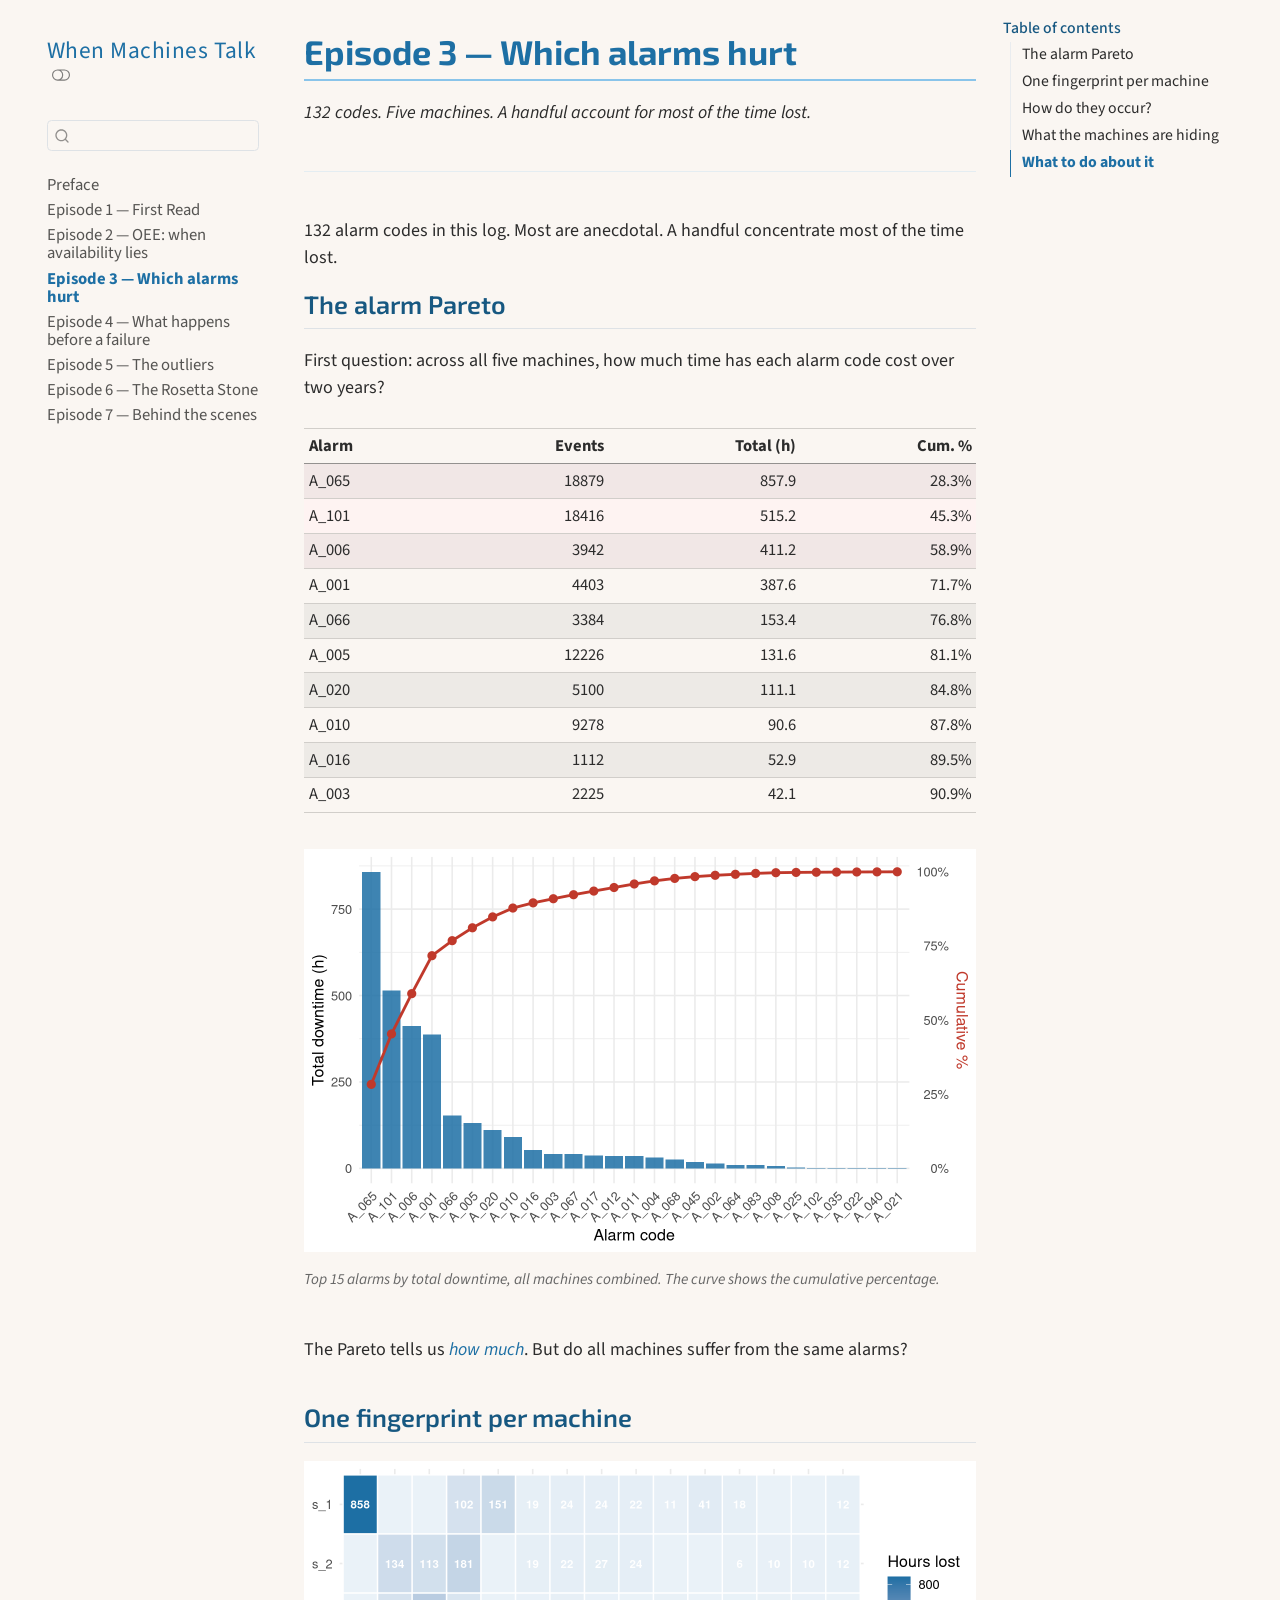
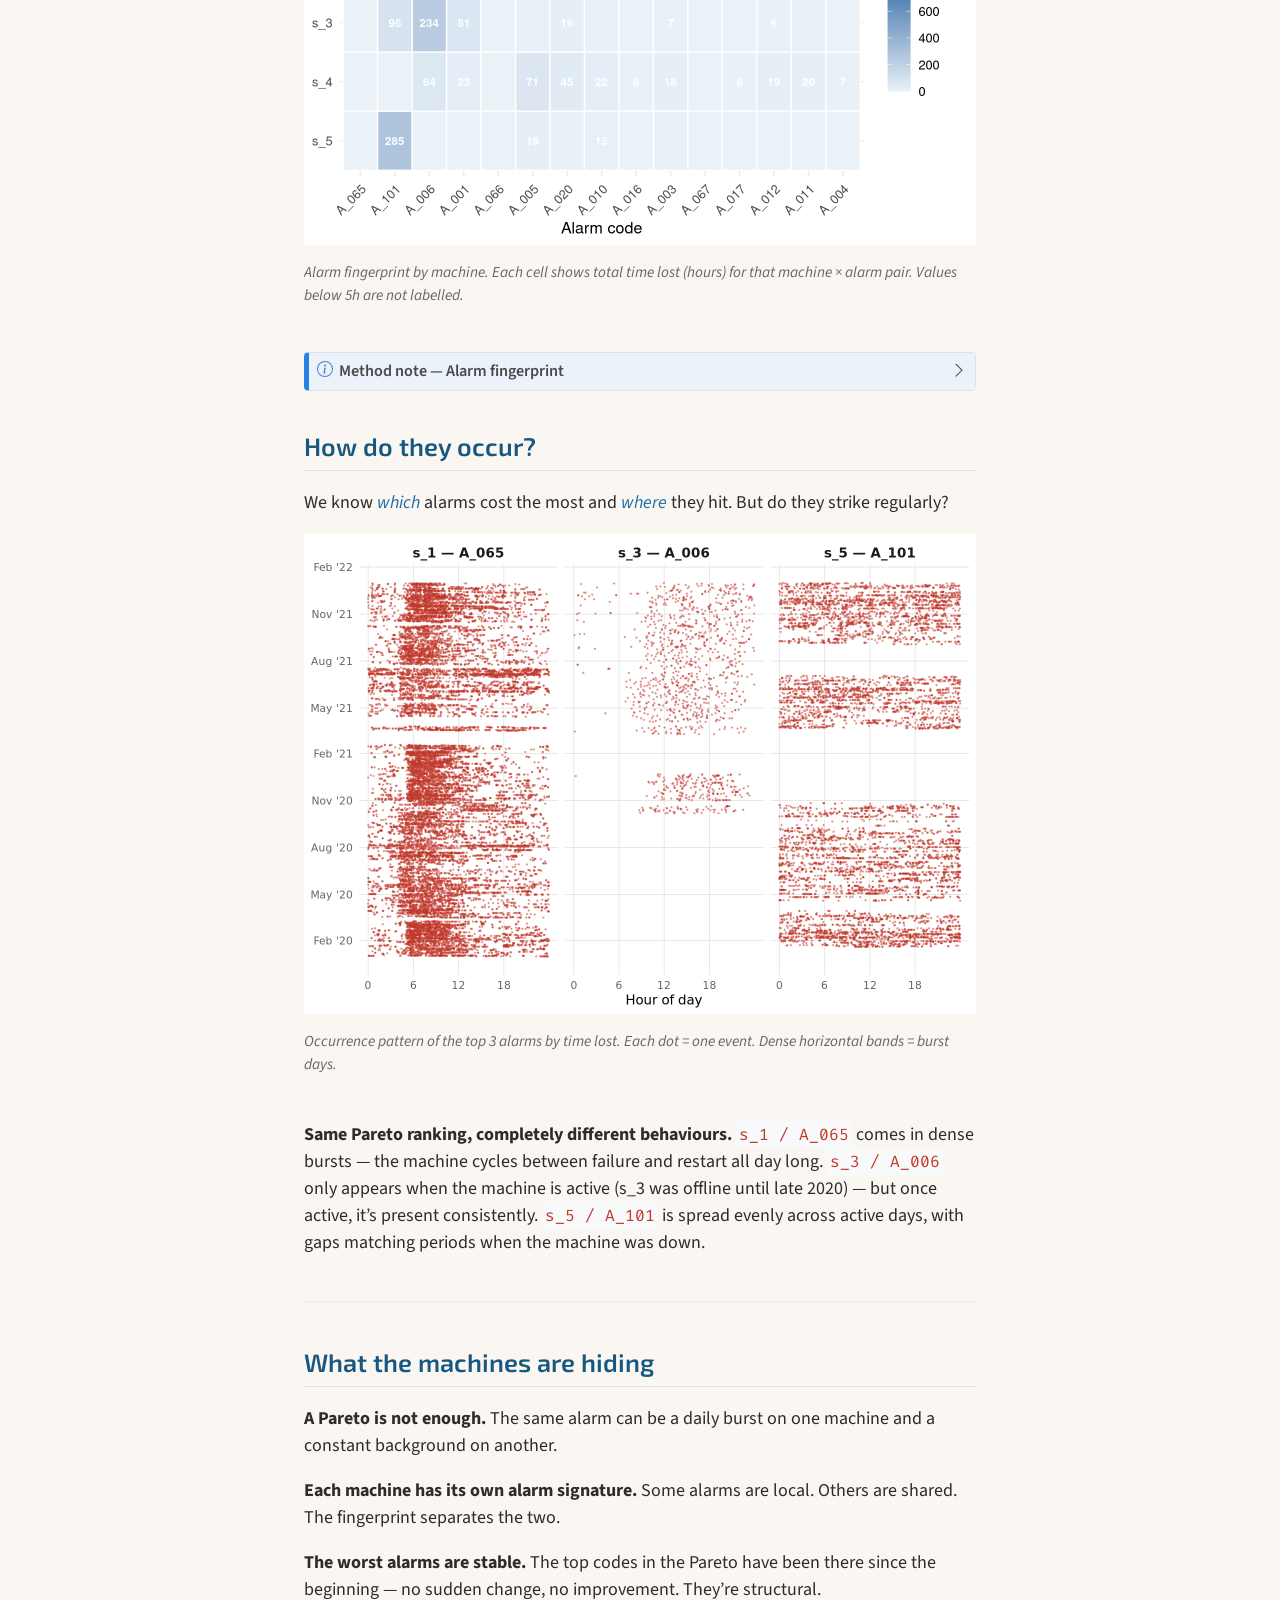
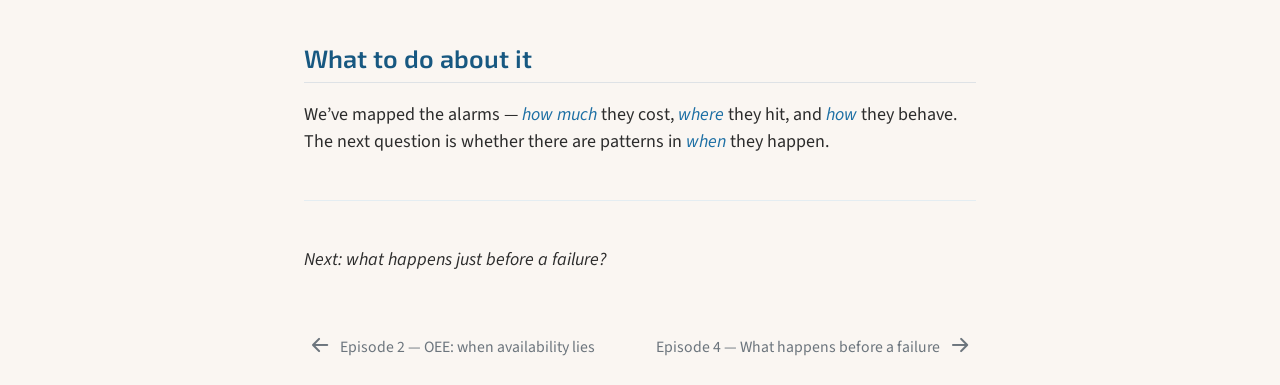
<file: 03-alarms.html>
<!DOCTYPE html>
<html xmlns="http://www.w3.org/1999/xhtml" lang="en" xml:lang="en"><head>

<meta charset="utf-8">
<meta name="generator" content="quarto-1.6.41">

<meta name="viewport" content="width=device-width, initial-scale=1.0, user-scalable=yes">


<title>Episode 3 — Which alarms hurt – When Machines Talk</title>
<style>
code{white-space: pre-wrap;}
span.smallcaps{font-variant: small-caps;}
div.columns{display: flex; gap: min(4vw, 1.5em);}
div.column{flex: auto; overflow-x: auto;}
div.hanging-indent{margin-left: 1.5em; text-indent: -1.5em;}
ul.task-list{list-style: none;}
ul.task-list li input[type="checkbox"] {
  width: 0.8em;
  margin: 0 0.8em 0.2em -1em; /* quarto-specific, see https://github.com/quarto-dev/quarto-cli/issues/4556 */ 
  vertical-align: middle;
}
</style>


<script src="site_libs/quarto-nav/quarto-nav.js"></script>
<script src="site_libs/quarto-nav/headroom.min.js"></script>
<script src="site_libs/clipboard/clipboard.min.js"></script>
<script src="site_libs/quarto-search/autocomplete.umd.js"></script>
<script src="site_libs/quarto-search/fuse.min.js"></script>
<script src="site_libs/quarto-search/quarto-search.js"></script>
<meta name="quarto:offset" content="./">
<link href="./04-sequences.html" rel="next">
<link href="./02-oee.html" rel="prev">
<script src="site_libs/quarto-html/quarto.js"></script>
<script src="site_libs/quarto-html/popper.min.js"></script>
<script src="site_libs/quarto-html/tippy.umd.min.js"></script>
<script src="site_libs/quarto-html/anchor.min.js"></script>
<link href="site_libs/quarto-html/tippy.css" rel="stylesheet">
<link href="site_libs/quarto-html/quarto-syntax-highlighting-aa2654fe58760f7680546e4c0aeca13b.css" rel="stylesheet" class="quarto-color-scheme" id="quarto-text-highlighting-styles">
<link href="site_libs/quarto-html/quarto-syntax-highlighting-dark-2927b89d1c5b00a272bf0e0415547af3.css" rel="prefetch" class="quarto-color-scheme quarto-color-alternate" id="quarto-text-highlighting-styles">
<script src="site_libs/bootstrap/bootstrap.min.js"></script>
<link href="site_libs/bootstrap/bootstrap-icons.css" rel="stylesheet">
<link href="site_libs/bootstrap/bootstrap-caf077fe0cfdc3c3492c397b8c263dcc.min.css" rel="stylesheet" append-hash="true" class="quarto-color-scheme" id="quarto-bootstrap" data-mode="light">
<link href="site_libs/bootstrap/bootstrap-dark-f315ca9c578ae3ac9e7f3140540d428d.min.css" rel="prefetch" append-hash="true" class="quarto-color-scheme quarto-color-alternate" id="quarto-bootstrap" data-mode="light">
<script id="quarto-search-options" type="application/json">{
  "location": "sidebar",
  "copy-button": false,
  "collapse-after": 3,
  "panel-placement": "start",
  "type": "textbox",
  "limit": 50,
  "keyboard-shortcut": [
    "f",
    "/",
    "s"
  ],
  "show-item-context": false,
  "language": {
    "search-no-results-text": "No results",
    "search-matching-documents-text": "matching documents",
    "search-copy-link-title": "Copy link to search",
    "search-hide-matches-text": "Hide additional matches",
    "search-more-match-text": "more match in this document",
    "search-more-matches-text": "more matches in this document",
    "search-clear-button-title": "Clear",
    "search-text-placeholder": "",
    "search-detached-cancel-button-title": "Cancel",
    "search-submit-button-title": "Submit",
    "search-label": "Search"
  }
}</script>
<script src="site_libs/kePrint-0.0.1/kePrint.js"></script>
<link href="site_libs/lightable-0.0.1/lightable.css" rel="stylesheet">


</head>

<body class="nav-sidebar floating">

<div id="quarto-search-results"></div>
  <header id="quarto-header" class="headroom fixed-top">
  <nav class="quarto-secondary-nav">
    <div class="container-fluid d-flex">
      <button type="button" class="quarto-btn-toggle btn" data-bs-toggle="collapse" role="button" data-bs-target=".quarto-sidebar-collapse-item" aria-controls="quarto-sidebar" aria-expanded="false" aria-label="Toggle sidebar navigation" onclick="if (window.quartoToggleHeadroom) { window.quartoToggleHeadroom(); }">
        <i class="bi bi-layout-text-sidebar-reverse"></i>
      </button>
        <nav class="quarto-page-breadcrumbs" aria-label="breadcrumb"><ol class="breadcrumb"><li class="breadcrumb-item"><a href="./03-alarms.html"><span class="chapter-title">Episode 3 — Which alarms hurt</span></a></li></ol></nav>
        <a class="flex-grow-1" role="navigation" data-bs-toggle="collapse" data-bs-target=".quarto-sidebar-collapse-item" aria-controls="quarto-sidebar" aria-expanded="false" aria-label="Toggle sidebar navigation" onclick="if (window.quartoToggleHeadroom) { window.quartoToggleHeadroom(); }">      
        </a>
      <button type="button" class="btn quarto-search-button" aria-label="Search" onclick="window.quartoOpenSearch();">
        <i class="bi bi-search"></i>
      </button>
    </div>
  </nav>
</header>
<!-- content -->
<div id="quarto-content" class="quarto-container page-columns page-rows-contents page-layout-article">
<!-- sidebar -->
  <nav id="quarto-sidebar" class="sidebar collapse collapse-horizontal quarto-sidebar-collapse-item sidebar-navigation floating overflow-auto">
    <div class="pt-lg-2 mt-2 text-left sidebar-header">
    <div class="sidebar-title mb-0 py-0">
      <a href="./">When Machines Talk</a> 
        <div class="sidebar-tools-main">
  <a href="" class="quarto-color-scheme-toggle quarto-navigation-tool  px-1" onclick="window.quartoToggleColorScheme(); return false;" title="Toggle dark mode"><i class="bi"></i></a>
</div>
    </div>
      </div>
        <div class="mt-2 flex-shrink-0 align-items-center">
        <div class="sidebar-search">
        <div id="quarto-search" class="" title="Search"></div>
        </div>
        </div>
    <div class="sidebar-menu-container"> 
    <ul class="list-unstyled mt-1">
        <li class="sidebar-item">
  <div class="sidebar-item-container"> 
  <a href="./index.html" class="sidebar-item-text sidebar-link">
 <span class="menu-text">Preface</span></a>
  </div>
</li>
        <li class="sidebar-item">
  <div class="sidebar-item-container"> 
  <a href="./01-dataset.html" class="sidebar-item-text sidebar-link"><span class="chapter-title">Episode 1 — First Read</span></a>
  </div>
</li>
        <li class="sidebar-item">
  <div class="sidebar-item-container"> 
  <a href="./02-oee.html" class="sidebar-item-text sidebar-link"><span class="chapter-title">Episode 2 — OEE: when availability lies</span></a>
  </div>
</li>
        <li class="sidebar-item">
  <div class="sidebar-item-container"> 
  <a href="./03-alarms.html" class="sidebar-item-text sidebar-link active"><span class="chapter-title">Episode 3 — Which alarms hurt</span></a>
  </div>
</li>
        <li class="sidebar-item">
  <div class="sidebar-item-container"> 
  <a href="./04-sequences.html" class="sidebar-item-text sidebar-link"><span class="chapter-title">Episode 4 — What happens before a failure</span></a>
  </div>
</li>
        <li class="sidebar-item">
  <div class="sidebar-item-container"> 
  <a href="./05-anomalies.html" class="sidebar-item-text sidebar-link"><span class="chapter-title">Episode 5 — The outliers</span></a>
  </div>
</li>
        <li class="sidebar-item">
  <div class="sidebar-item-container"> 
  <a href="./06-rosetta.html" class="sidebar-item-text sidebar-link"><span class="chapter-title">Episode 6 — The Rosetta Stone</span></a>
  </div>
</li>
        <li class="sidebar-item">
  <div class="sidebar-item-container"> 
  <a href="./07-behind.html" class="sidebar-item-text sidebar-link"><span class="chapter-title">Episode 7 — Behind the scenes</span></a>
  </div>
</li>
    </ul>
    </div>
</nav>
<div id="quarto-sidebar-glass" class="quarto-sidebar-collapse-item" data-bs-toggle="collapse" data-bs-target=".quarto-sidebar-collapse-item"></div>
<!-- margin-sidebar -->
    <div id="quarto-margin-sidebar" class="sidebar margin-sidebar">
        <nav id="TOC" role="doc-toc" class="toc-active">
    <h2 id="toc-title">Table of contents</h2>
   
  <ul class="collapse">
  <li><a href="#the-alarm-pareto" id="toc-the-alarm-pareto" class="nav-link active" data-scroll-target="#the-alarm-pareto">The alarm Pareto</a></li>
  <li><a href="#one-fingerprint-per-machine" id="toc-one-fingerprint-per-machine" class="nav-link" data-scroll-target="#one-fingerprint-per-machine">One fingerprint per machine</a></li>
  <li><a href="#how-do-they-occur" id="toc-how-do-they-occur" class="nav-link" data-scroll-target="#how-do-they-occur">How do they occur?</a></li>
  <li><a href="#what-the-machines-are-hiding" id="toc-what-the-machines-are-hiding" class="nav-link" data-scroll-target="#what-the-machines-are-hiding">What the machines are hiding</a></li>
  <li><a href="#what-to-do-about-it" id="toc-what-to-do-about-it" class="nav-link" data-scroll-target="#what-to-do-about-it">What to do about it</a></li>
  </ul>
</nav>
    </div>
<!-- main -->
<main class="content" id="quarto-document-content">

<header id="title-block-header" class="quarto-title-block default">
<div class="quarto-title">
<h1 class="title"><span class="chapter-title">Episode 3 — Which alarms hurt</span></h1>
</div>



<div class="quarto-title-meta">

    
  
    
  </div>
  


</header>


<p><em>132 codes. Five machines. A handful account for most of the time lost.</em></p>
<hr>
<p>132 alarm codes in this log. Most are anecdotal. A handful concentrate most of the time lost.</p>
<section id="the-alarm-pareto" class="level2">
<h2 class="anchored" data-anchor-id="the-alarm-pareto">The alarm Pareto</h2>
<p>First question: across all five machines, how much time has each alarm code cost over two years?</p>
<div class="cell">
<div class="cell-output-display">
<table class="table table-striped table-hover caption-top table-sm small" data-quarto-postprocess="true">
<thead>
<tr class="header">
<th style="text-align: left;" data-quarto-table-cell-role="th">Alarm</th>
<th style="text-align: right;" data-quarto-table-cell-role="th">Events</th>
<th style="text-align: right;" data-quarto-table-cell-role="th">Total (h)</th>
<th style="text-align: right;" data-quarto-table-cell-role="th">Cum. %</th>
</tr>
</thead>
<tbody>
<tr class="odd">
<td style="text-align: left; background-color: rgba(254, 243, 242, 255) !important;">A_065</td>
<td style="text-align: right; background-color: rgba(254, 243, 242, 255) !important;">18879</td>
<td style="text-align: right; background-color: rgba(254, 243, 242, 255) !important;">857.9</td>
<td style="text-align: right; background-color: rgba(254, 243, 242, 255) !important;">28.3%</td>
</tr>
<tr class="even">
<td style="text-align: left; background-color: rgba(254, 243, 242, 255) !important;">A_101</td>
<td style="text-align: right; background-color: rgba(254, 243, 242, 255) !important;">18416</td>
<td style="text-align: right; background-color: rgba(254, 243, 242, 255) !important;">515.2</td>
<td style="text-align: right; background-color: rgba(254, 243, 242, 255) !important;">45.3%</td>
</tr>
<tr class="odd">
<td style="text-align: left; background-color: rgba(254, 243, 242, 255) !important;">A_006</td>
<td style="text-align: right; background-color: rgba(254, 243, 242, 255) !important;">3942</td>
<td style="text-align: right; background-color: rgba(254, 243, 242, 255) !important;">411.2</td>
<td style="text-align: right; background-color: rgba(254, 243, 242, 255) !important;">58.9%</td>
</tr>
<tr class="even">
<td style="text-align: left;">A_001</td>
<td style="text-align: right;">4403</td>
<td style="text-align: right;">387.6</td>
<td style="text-align: right;">71.7%</td>
</tr>
<tr class="odd">
<td style="text-align: left;">A_066</td>
<td style="text-align: right;">3384</td>
<td style="text-align: right;">153.4</td>
<td style="text-align: right;">76.8%</td>
</tr>
<tr class="even">
<td style="text-align: left;">A_005</td>
<td style="text-align: right;">12226</td>
<td style="text-align: right;">131.6</td>
<td style="text-align: right;">81.1%</td>
</tr>
<tr class="odd">
<td style="text-align: left;">A_020</td>
<td style="text-align: right;">5100</td>
<td style="text-align: right;">111.1</td>
<td style="text-align: right;">84.8%</td>
</tr>
<tr class="even">
<td style="text-align: left;">A_010</td>
<td style="text-align: right;">9278</td>
<td style="text-align: right;">90.6</td>
<td style="text-align: right;">87.8%</td>
</tr>
<tr class="odd">
<td style="text-align: left;">A_016</td>
<td style="text-align: right;">1112</td>
<td style="text-align: right;">52.9</td>
<td style="text-align: right;">89.5%</td>
</tr>
<tr class="even">
<td style="text-align: left;">A_003</td>
<td style="text-align: right;">2225</td>
<td style="text-align: right;">42.1</td>
<td style="text-align: right;">90.9%</td>
</tr>
</tbody>
</table>


</div>
</div>
<div class="cell">
<div class="cell-output-display">
<div class="quarto-figure quarto-figure-center">
<figure class="figure">
<p><img src="03-alarms_files/figure-html/pareto-chart-1.png" class="img-fluid figure-img" width="672"></p>
<figcaption>Top 15 alarms by total downtime, all machines combined. The curve shows the cumulative percentage.</figcaption>
</figure>
</div>
</div>
</div>
<p>The Pareto tells us <span class="accent">how much</span>. But do all machines suffer from the same alarms?</p>
</section>
<section id="one-fingerprint-per-machine" class="level2">
<h2 class="anchored" data-anchor-id="one-fingerprint-per-machine">One fingerprint per machine</h2>
<div class="cell">
<div class="cell-output-display">
<div class="quarto-figure quarto-figure-center">
<figure class="figure">
<p><img src="03-alarms_files/figure-html/heatmap-fingerprint-1.png" class="img-fluid figure-img" width="672"></p>
<figcaption>Alarm fingerprint by machine. Each cell shows total time lost (hours) for that machine × alarm pair. Values below 5h are not labelled.</figcaption>
</figure>
</div>
</div>
</div>
<div class="callout callout-style-default callout-note callout-titled" title="Method note — Alarm fingerprint">
<div class="callout-header d-flex align-content-center" data-bs-toggle="collapse" data-bs-target=".callout-1-contents" aria-controls="callout-1" aria-expanded="false" aria-label="Toggle callout">
<div class="callout-icon-container">
<i class="callout-icon"></i>
</div>
<div class="callout-title-container flex-fill">
Method note — Alarm fingerprint
</div>
<div class="callout-btn-toggle d-inline-block border-0 py-1 ps-1 pe-0 float-end"><i class="callout-toggle"></i></div>
</div>
<div id="callout-1" class="callout-1-contents callout-collapse collapse">
<div class="callout-body-container callout-body">
<p>A nearly empty column = a problem specific to one machine. A uniformly filled column = a problem shared across machines. Separates local faults from systemic ones at a glance.</p>
</div>
</div>
</div>
</section>
<section id="how-do-they-occur" class="level2">
<h2 class="anchored" data-anchor-id="how-do-they-occur">How do they occur?</h2>
<p>We know <span class="accent">which</span> alarms cost the most and <span class="accent">where</span> they hit. But do they strike regularly?</p>
<div class="cell">
<div class="cell-output-display">
<div class="quarto-figure quarto-figure-center">
<figure class="figure">
<p><img src="03-alarms_files/figure-html/raster-top3-1.png" class="img-fluid figure-img" width="672"></p>
<figcaption>Occurrence pattern of the top 3 alarms by time lost. Each dot = one event. Dense horizontal bands = burst days.</figcaption>
</figure>
</div>
</div>
</div>
<p><strong>Same Pareto ranking, completely different behaviours.</strong> <code>s_1 / A_065</code> comes in dense bursts — the machine cycles between failure and restart all day long. <code>s_3 / A_006</code> only appears when the machine is active (s_3 was offline until late 2020) — but once active, it’s present consistently. <code>s_5 / A_101</code> is spread evenly across active days, with gaps matching periods when the machine was down.</p>
<hr>
</section>
<section id="what-the-machines-are-hiding" class="level2">
<h2 class="anchored" data-anchor-id="what-the-machines-are-hiding">What the machines are hiding</h2>
<p><strong>A Pareto is not enough.</strong> The same alarm can be a daily burst on one machine and a constant background on another.</p>
<p><strong>Each machine has its own alarm signature.</strong> Some alarms are local. Others are shared. The fingerprint separates the two.</p>
<p><strong>The worst alarms are stable.</strong> The top codes in the Pareto have been there since the beginning — no sudden change, no improvement. They’re structural.</p>
</section>
<section id="what-to-do-about-it" class="level2">
<h2 class="anchored" data-anchor-id="what-to-do-about-it">What to do about it</h2>
<p>We’ve mapped the alarms — <span class="accent">how much</span> they cost, <span class="accent">where</span> they hit, and <span class="accent">how</span> they behave. The next question is whether there are patterns in <span class="accent">when</span> they happen.</p>
<hr>
<p><em>Next: what happens just before a failure?</em></p>


</section>

</main> <!-- /main -->
<script id="quarto-html-after-body" type="application/javascript">
window.document.addEventListener("DOMContentLoaded", function (event) {
  const toggleBodyColorMode = (bsSheetEl) => {
    const mode = bsSheetEl.getAttribute("data-mode");
    const bodyEl = window.document.querySelector("body");
    if (mode === "dark") {
      bodyEl.classList.add("quarto-dark");
      bodyEl.classList.remove("quarto-light");
    } else {
      bodyEl.classList.add("quarto-light");
      bodyEl.classList.remove("quarto-dark");
    }
  }
  const toggleBodyColorPrimary = () => {
    const bsSheetEl = window.document.querySelector("link#quarto-bootstrap");
    if (bsSheetEl) {
      toggleBodyColorMode(bsSheetEl);
    }
  }
  toggleBodyColorPrimary();  
  const disableStylesheet = (stylesheets) => {
    for (let i=0; i < stylesheets.length; i++) {
      const stylesheet = stylesheets[i];
      stylesheet.rel = 'prefetch';
    }
  }
  const enableStylesheet = (stylesheets) => {
    for (let i=0; i < stylesheets.length; i++) {
      const stylesheet = stylesheets[i];
      stylesheet.rel = 'stylesheet';
    }
  }
  const manageTransitions = (selector, allowTransitions) => {
    const els = window.document.querySelectorAll(selector);
    for (let i=0; i < els.length; i++) {
      const el = els[i];
      if (allowTransitions) {
        el.classList.remove('notransition');
      } else {
        el.classList.add('notransition');
      }
    }
  }
  const toggleGiscusIfUsed = (isAlternate, darkModeDefault) => {
    const baseTheme = document.querySelector('#giscus-base-theme')?.value ?? 'light';
    const alternateTheme = document.querySelector('#giscus-alt-theme')?.value ?? 'dark';
    let newTheme = '';
    if(darkModeDefault) {
      newTheme = isAlternate ? baseTheme : alternateTheme;
    } else {
      newTheme = isAlternate ? alternateTheme : baseTheme;
    }
    const changeGiscusTheme = () => {
      // From: https://github.com/giscus/giscus/issues/336
      const sendMessage = (message) => {
        const iframe = document.querySelector('iframe.giscus-frame');
        if (!iframe) return;
        iframe.contentWindow.postMessage({ giscus: message }, 'https://giscus.app');
      }
      sendMessage({
        setConfig: {
          theme: newTheme
        }
      });
    }
    const isGiscussLoaded = window.document.querySelector('iframe.giscus-frame') !== null;
    if (isGiscussLoaded) {
      changeGiscusTheme();
    }
  }
  const toggleColorMode = (alternate) => {
    // Switch the stylesheets
    const alternateStylesheets = window.document.querySelectorAll('link.quarto-color-scheme.quarto-color-alternate');
    manageTransitions('#quarto-margin-sidebar .nav-link', false);
    if (alternate) {
      enableStylesheet(alternateStylesheets);
      for (const sheetNode of alternateStylesheets) {
        if (sheetNode.id === "quarto-bootstrap") {
          toggleBodyColorMode(sheetNode);
        }
      }
    } else {
      disableStylesheet(alternateStylesheets);
      toggleBodyColorPrimary();
    }
    manageTransitions('#quarto-margin-sidebar .nav-link', true);
    // Switch the toggles
    const toggles = window.document.querySelectorAll('.quarto-color-scheme-toggle');
    for (let i=0; i < toggles.length; i++) {
      const toggle = toggles[i];
      if (toggle) {
        if (alternate) {
          toggle.classList.add("alternate");     
        } else {
          toggle.classList.remove("alternate");
        }
      }
    }
    // Hack to workaround the fact that safari doesn't
    // properly recolor the scrollbar when toggling (#1455)
    if (navigator.userAgent.indexOf('Safari') > 0 && navigator.userAgent.indexOf('Chrome') == -1) {
      manageTransitions("body", false);
      window.scrollTo(0, 1);
      setTimeout(() => {
        window.scrollTo(0, 0);
        manageTransitions("body", true);
      }, 40);  
    }
  }
  const isFileUrl = () => { 
    return window.location.protocol === 'file:';
  }
  const hasAlternateSentinel = () => {  
    let styleSentinel = getColorSchemeSentinel();
    if (styleSentinel !== null) {
      return styleSentinel === "alternate";
    } else {
      return false;
    }
  }
  const setStyleSentinel = (alternate) => {
    const value = alternate ? "alternate" : "default";
    if (!isFileUrl()) {
      window.localStorage.setItem("quarto-color-scheme", value);
    } else {
      localAlternateSentinel = value;
    }
  }
  const getColorSchemeSentinel = () => {
    if (!isFileUrl()) {
      const storageValue = window.localStorage.getItem("quarto-color-scheme");
      return storageValue != null ? storageValue : localAlternateSentinel;
    } else {
      return localAlternateSentinel;
    }
  }
  const darkModeDefault = false;
  let localAlternateSentinel = darkModeDefault ? 'alternate' : 'default';
  // Dark / light mode switch
  window.quartoToggleColorScheme = () => {
    // Read the current dark / light value 
    let toAlternate = !hasAlternateSentinel();
    toggleColorMode(toAlternate);
    setStyleSentinel(toAlternate);
    toggleGiscusIfUsed(toAlternate, darkModeDefault);
  };
  // Ensure there is a toggle, if there isn't float one in the top right
  if (window.document.querySelector('.quarto-color-scheme-toggle') === null) {
    const a = window.document.createElement('a');
    a.classList.add('top-right');
    a.classList.add('quarto-color-scheme-toggle');
    a.href = "";
    a.onclick = function() { try { window.quartoToggleColorScheme(); } catch {} return false; };
    const i = window.document.createElement("i");
    i.classList.add('bi');
    a.appendChild(i);
    window.document.body.appendChild(a);
  }
  // Switch to dark mode if need be
  if (hasAlternateSentinel()) {
    toggleColorMode(true);
  } else {
    toggleColorMode(false);
  }
  const icon = "";
  const anchorJS = new window.AnchorJS();
  anchorJS.options = {
    placement: 'right',
    icon: icon
  };
  anchorJS.add('.anchored');
  const isCodeAnnotation = (el) => {
    for (const clz of el.classList) {
      if (clz.startsWith('code-annotation-')) {                     
        return true;
      }
    }
    return false;
  }
  const onCopySuccess = function(e) {
    // button target
    const button = e.trigger;
    // don't keep focus
    button.blur();
    // flash "checked"
    button.classList.add('code-copy-button-checked');
    var currentTitle = button.getAttribute("title");
    button.setAttribute("title", "Copied!");
    let tooltip;
    if (window.bootstrap) {
      button.setAttribute("data-bs-toggle", "tooltip");
      button.setAttribute("data-bs-placement", "left");
      button.setAttribute("data-bs-title", "Copied!");
      tooltip = new bootstrap.Tooltip(button, 
        { trigger: "manual", 
          customClass: "code-copy-button-tooltip",
          offset: [0, -8]});
      tooltip.show();    
    }
    setTimeout(function() {
      if (tooltip) {
        tooltip.hide();
        button.removeAttribute("data-bs-title");
        button.removeAttribute("data-bs-toggle");
        button.removeAttribute("data-bs-placement");
      }
      button.setAttribute("title", currentTitle);
      button.classList.remove('code-copy-button-checked');
    }, 1000);
    // clear code selection
    e.clearSelection();
  }
  const getTextToCopy = function(trigger) {
      const codeEl = trigger.previousElementSibling.cloneNode(true);
      for (const childEl of codeEl.children) {
        if (isCodeAnnotation(childEl)) {
          childEl.remove();
        }
      }
      return codeEl.innerText;
  }
  const clipboard = new window.ClipboardJS('.code-copy-button:not([data-in-quarto-modal])', {
    text: getTextToCopy
  });
  clipboard.on('success', onCopySuccess);
  if (window.document.getElementById('quarto-embedded-source-code-modal')) {
    const clipboardModal = new window.ClipboardJS('.code-copy-button[data-in-quarto-modal]', {
      text: getTextToCopy,
      container: window.document.getElementById('quarto-embedded-source-code-modal')
    });
    clipboardModal.on('success', onCopySuccess);
  }
    var localhostRegex = new RegExp(/^(?:http|https):\/\/localhost\:?[0-9]*\//);
    var mailtoRegex = new RegExp(/^mailto:/);
      var filterRegex = new RegExp('/' + window.location.host + '/');
    var isInternal = (href) => {
        return filterRegex.test(href) || localhostRegex.test(href) || mailtoRegex.test(href);
    }
    // Inspect non-navigation links and adorn them if external
 	var links = window.document.querySelectorAll('a[href]:not(.nav-link):not(.navbar-brand):not(.toc-action):not(.sidebar-link):not(.sidebar-item-toggle):not(.pagination-link):not(.no-external):not([aria-hidden]):not(.dropdown-item):not(.quarto-navigation-tool):not(.about-link)');
    for (var i=0; i<links.length; i++) {
      const link = links[i];
      if (!isInternal(link.href)) {
        // undo the damage that might have been done by quarto-nav.js in the case of
        // links that we want to consider external
        if (link.dataset.originalHref !== undefined) {
          link.href = link.dataset.originalHref;
        }
      }
    }
  function tippyHover(el, contentFn, onTriggerFn, onUntriggerFn) {
    const config = {
      allowHTML: true,
      maxWidth: 500,
      delay: 100,
      arrow: false,
      appendTo: function(el) {
          return el.parentElement;
      },
      interactive: true,
      interactiveBorder: 10,
      theme: 'quarto',
      placement: 'bottom-start',
    };
    if (contentFn) {
      config.content = contentFn;
    }
    if (onTriggerFn) {
      config.onTrigger = onTriggerFn;
    }
    if (onUntriggerFn) {
      config.onUntrigger = onUntriggerFn;
    }
    window.tippy(el, config); 
  }
  const noterefs = window.document.querySelectorAll('a[role="doc-noteref"]');
  for (var i=0; i<noterefs.length; i++) {
    const ref = noterefs[i];
    tippyHover(ref, function() {
      // use id or data attribute instead here
      let href = ref.getAttribute('data-footnote-href') || ref.getAttribute('href');
      try { href = new URL(href).hash; } catch {}
      const id = href.replace(/^#\/?/, "");
      const note = window.document.getElementById(id);
      if (note) {
        return note.innerHTML;
      } else {
        return "";
      }
    });
  }
  const xrefs = window.document.querySelectorAll('a.quarto-xref');
  const processXRef = (id, note) => {
    // Strip column container classes
    const stripColumnClz = (el) => {
      el.classList.remove("page-full", "page-columns");
      if (el.children) {
        for (const child of el.children) {
          stripColumnClz(child);
        }
      }
    }
    stripColumnClz(note)
    if (id === null || id.startsWith('sec-')) {
      // Special case sections, only their first couple elements
      const container = document.createElement("div");
      if (note.children && note.children.length > 2) {
        container.appendChild(note.children[0].cloneNode(true));
        for (let i = 1; i < note.children.length; i++) {
          const child = note.children[i];
          if (child.tagName === "P" && child.innerText === "") {
            continue;
          } else {
            container.appendChild(child.cloneNode(true));
            break;
          }
        }
        if (window.Quarto?.typesetMath) {
          window.Quarto.typesetMath(container);
        }
        return container.innerHTML
      } else {
        if (window.Quarto?.typesetMath) {
          window.Quarto.typesetMath(note);
        }
        return note.innerHTML;
      }
    } else {
      // Remove any anchor links if they are present
      const anchorLink = note.querySelector('a.anchorjs-link');
      if (anchorLink) {
        anchorLink.remove();
      }
      if (window.Quarto?.typesetMath) {
        window.Quarto.typesetMath(note);
      }
      if (note.classList.contains("callout")) {
        return note.outerHTML;
      } else {
        return note.innerHTML;
      }
    }
  }
  for (var i=0; i<xrefs.length; i++) {
    const xref = xrefs[i];
    tippyHover(xref, undefined, function(instance) {
      instance.disable();
      let url = xref.getAttribute('href');
      let hash = undefined; 
      if (url.startsWith('#')) {
        hash = url;
      } else {
        try { hash = new URL(url).hash; } catch {}
      }
      if (hash) {
        const id = hash.replace(/^#\/?/, "");
        const note = window.document.getElementById(id);
        if (note !== null) {
          try {
            const html = processXRef(id, note.cloneNode(true));
            instance.setContent(html);
          } finally {
            instance.enable();
            instance.show();
          }
        } else {
          // See if we can fetch this
          fetch(url.split('#')[0])
          .then(res => res.text())
          .then(html => {
            const parser = new DOMParser();
            const htmlDoc = parser.parseFromString(html, "text/html");
            const note = htmlDoc.getElementById(id);
            if (note !== null) {
              const html = processXRef(id, note);
              instance.setContent(html);
            } 
          }).finally(() => {
            instance.enable();
            instance.show();
          });
        }
      } else {
        // See if we can fetch a full url (with no hash to target)
        // This is a special case and we should probably do some content thinning / targeting
        fetch(url)
        .then(res => res.text())
        .then(html => {
          const parser = new DOMParser();
          const htmlDoc = parser.parseFromString(html, "text/html");
          const note = htmlDoc.querySelector('main.content');
          if (note !== null) {
            // This should only happen for chapter cross references
            // (since there is no id in the URL)
            // remove the first header
            if (note.children.length > 0 && note.children[0].tagName === "HEADER") {
              note.children[0].remove();
            }
            const html = processXRef(null, note);
            instance.setContent(html);
          } 
        }).finally(() => {
          instance.enable();
          instance.show();
        });
      }
    }, function(instance) {
    });
  }
      let selectedAnnoteEl;
      const selectorForAnnotation = ( cell, annotation) => {
        let cellAttr = 'data-code-cell="' + cell + '"';
        let lineAttr = 'data-code-annotation="' +  annotation + '"';
        const selector = 'span[' + cellAttr + '][' + lineAttr + ']';
        return selector;
      }
      const selectCodeLines = (annoteEl) => {
        const doc = window.document;
        const targetCell = annoteEl.getAttribute("data-target-cell");
        const targetAnnotation = annoteEl.getAttribute("data-target-annotation");
        const annoteSpan = window.document.querySelector(selectorForAnnotation(targetCell, targetAnnotation));
        const lines = annoteSpan.getAttribute("data-code-lines").split(",");
        const lineIds = lines.map((line) => {
          return targetCell + "-" + line;
        })
        let top = null;
        let height = null;
        let parent = null;
        if (lineIds.length > 0) {
            //compute the position of the single el (top and bottom and make a div)
            const el = window.document.getElementById(lineIds[0]);
            top = el.offsetTop;
            height = el.offsetHeight;
            parent = el.parentElement.parentElement;
          if (lineIds.length > 1) {
            const lastEl = window.document.getElementById(lineIds[lineIds.length - 1]);
            const bottom = lastEl.offsetTop + lastEl.offsetHeight;
            height = bottom - top;
          }
          if (top !== null && height !== null && parent !== null) {
            // cook up a div (if necessary) and position it 
            let div = window.document.getElementById("code-annotation-line-highlight");
            if (div === null) {
              div = window.document.createElement("div");
              div.setAttribute("id", "code-annotation-line-highlight");
              div.style.position = 'absolute';
              parent.appendChild(div);
            }
            div.style.top = top - 2 + "px";
            div.style.height = height + 4 + "px";
            div.style.left = 0;
            let gutterDiv = window.document.getElementById("code-annotation-line-highlight-gutter");
            if (gutterDiv === null) {
              gutterDiv = window.document.createElement("div");
              gutterDiv.setAttribute("id", "code-annotation-line-highlight-gutter");
              gutterDiv.style.position = 'absolute';
              const codeCell = window.document.getElementById(targetCell);
              const gutter = codeCell.querySelector('.code-annotation-gutter');
              gutter.appendChild(gutterDiv);
            }
            gutterDiv.style.top = top - 2 + "px";
            gutterDiv.style.height = height + 4 + "px";
          }
          selectedAnnoteEl = annoteEl;
        }
      };
      const unselectCodeLines = () => {
        const elementsIds = ["code-annotation-line-highlight", "code-annotation-line-highlight-gutter"];
        elementsIds.forEach((elId) => {
          const div = window.document.getElementById(elId);
          if (div) {
            div.remove();
          }
        });
        selectedAnnoteEl = undefined;
      };
        // Handle positioning of the toggle
    window.addEventListener(
      "resize",
      throttle(() => {
        elRect = undefined;
        if (selectedAnnoteEl) {
          selectCodeLines(selectedAnnoteEl);
        }
      }, 10)
    );
    function throttle(fn, ms) {
    let throttle = false;
    let timer;
      return (...args) => {
        if(!throttle) { // first call gets through
            fn.apply(this, args);
            throttle = true;
        } else { // all the others get throttled
            if(timer) clearTimeout(timer); // cancel #2
            timer = setTimeout(() => {
              fn.apply(this, args);
              timer = throttle = false;
            }, ms);
        }
      };
    }
      // Attach click handler to the DT
      const annoteDls = window.document.querySelectorAll('dt[data-target-cell]');
      for (const annoteDlNode of annoteDls) {
        annoteDlNode.addEventListener('click', (event) => {
          const clickedEl = event.target;
          if (clickedEl !== selectedAnnoteEl) {
            unselectCodeLines();
            const activeEl = window.document.querySelector('dt[data-target-cell].code-annotation-active');
            if (activeEl) {
              activeEl.classList.remove('code-annotation-active');
            }
            selectCodeLines(clickedEl);
            clickedEl.classList.add('code-annotation-active');
          } else {
            // Unselect the line
            unselectCodeLines();
            clickedEl.classList.remove('code-annotation-active');
          }
        });
      }
  const findCites = (el) => {
    const parentEl = el.parentElement;
    if (parentEl) {
      const cites = parentEl.dataset.cites;
      if (cites) {
        return {
          el,
          cites: cites.split(' ')
        };
      } else {
        return findCites(el.parentElement)
      }
    } else {
      return undefined;
    }
  };
  var bibliorefs = window.document.querySelectorAll('a[role="doc-biblioref"]');
  for (var i=0; i<bibliorefs.length; i++) {
    const ref = bibliorefs[i];
    const citeInfo = findCites(ref);
    if (citeInfo) {
      tippyHover(citeInfo.el, function() {
        var popup = window.document.createElement('div');
        citeInfo.cites.forEach(function(cite) {
          var citeDiv = window.document.createElement('div');
          citeDiv.classList.add('hanging-indent');
          citeDiv.classList.add('csl-entry');
          var biblioDiv = window.document.getElementById('ref-' + cite);
          if (biblioDiv) {
            citeDiv.innerHTML = biblioDiv.innerHTML;
          }
          popup.appendChild(citeDiv);
        });
        return popup.innerHTML;
      });
    }
  }
});
</script>
<nav class="page-navigation">
  <div class="nav-page nav-page-previous">
      <a href="./02-oee.html" class="pagination-link" aria-label="Episode 2 — OEE: when availability lies">
        <i class="bi bi-arrow-left-short"></i> <span class="nav-page-text"><span class="chapter-title">Episode 2 — OEE: when availability lies</span></span>
      </a>          
  </div>
  <div class="nav-page nav-page-next">
      <a href="./04-sequences.html" class="pagination-link" aria-label="Episode 4 — What happens before a failure">
        <span class="nav-page-text"><span class="chapter-title">Episode 4 — What happens before a failure</span></span> <i class="bi bi-arrow-right-short"></i>
      </a>
  </div>
</nav>
</div> <!-- /content -->




</body></html>
</file>
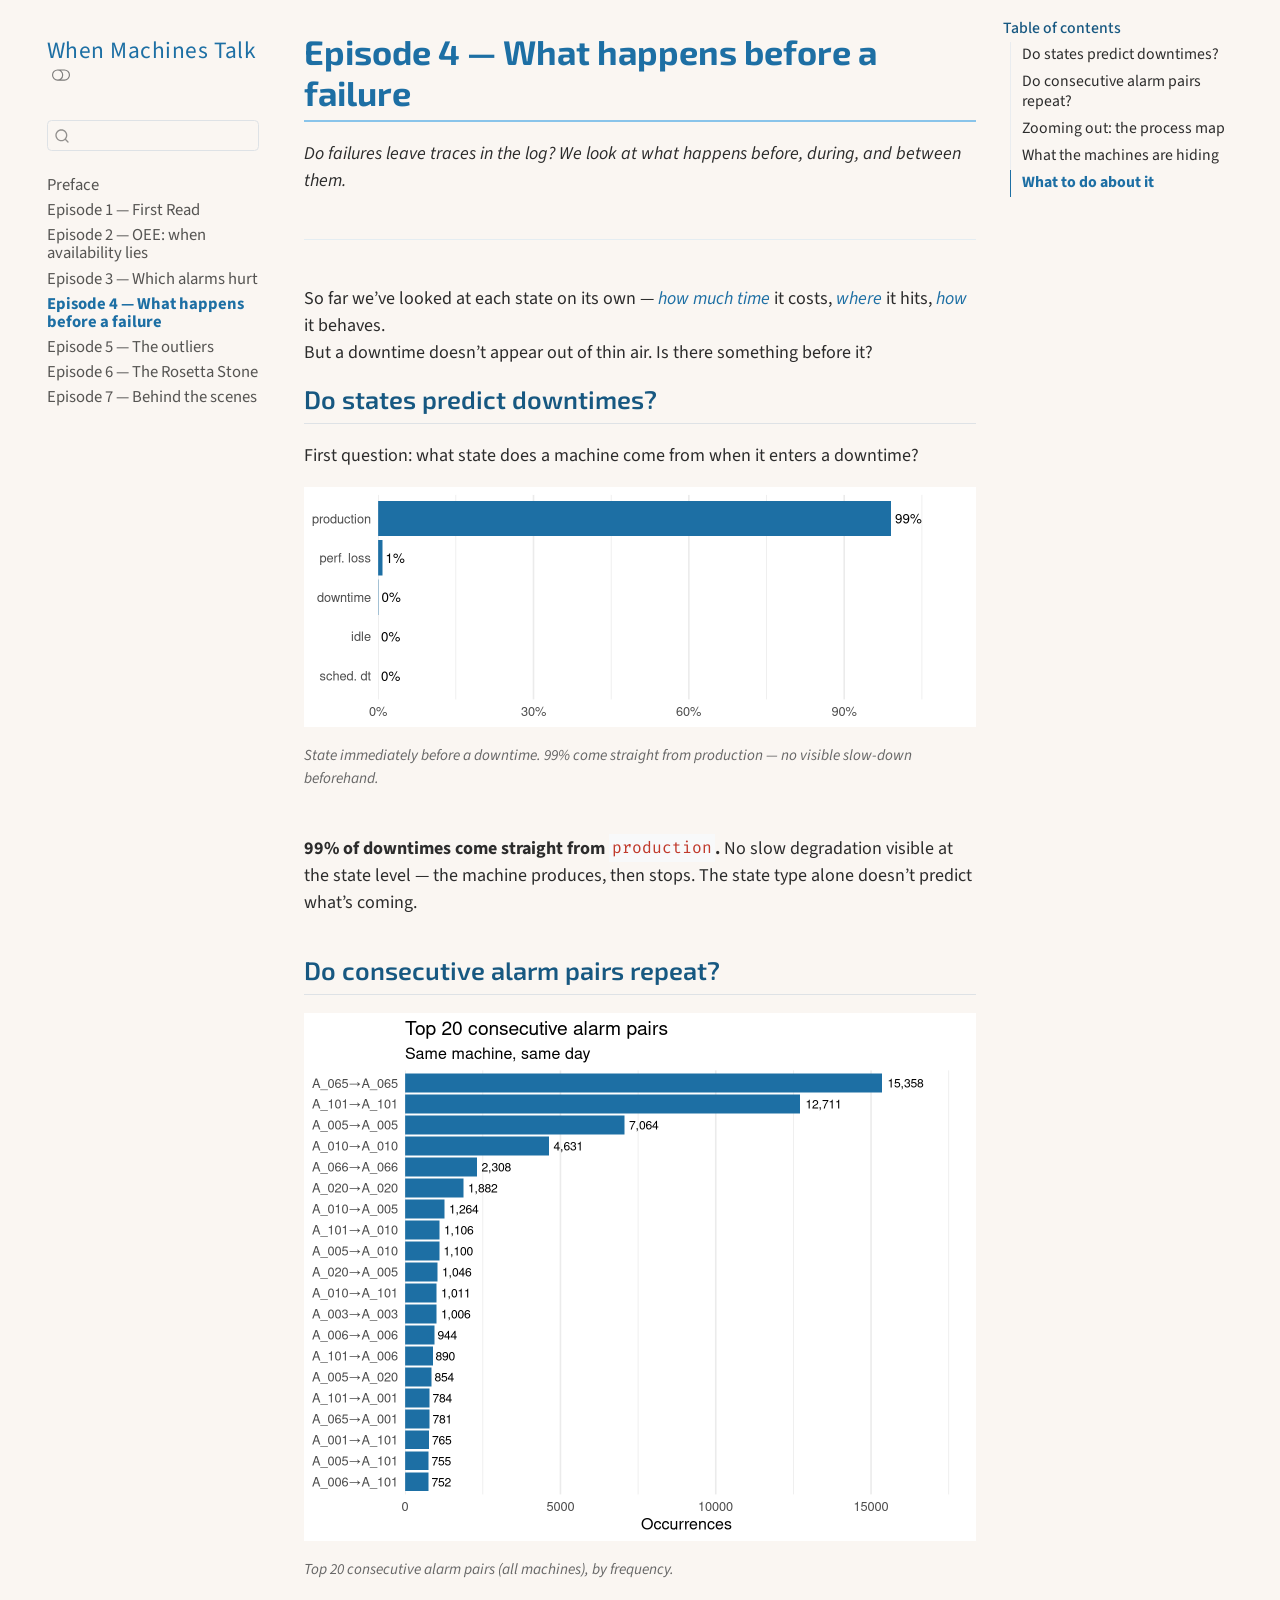
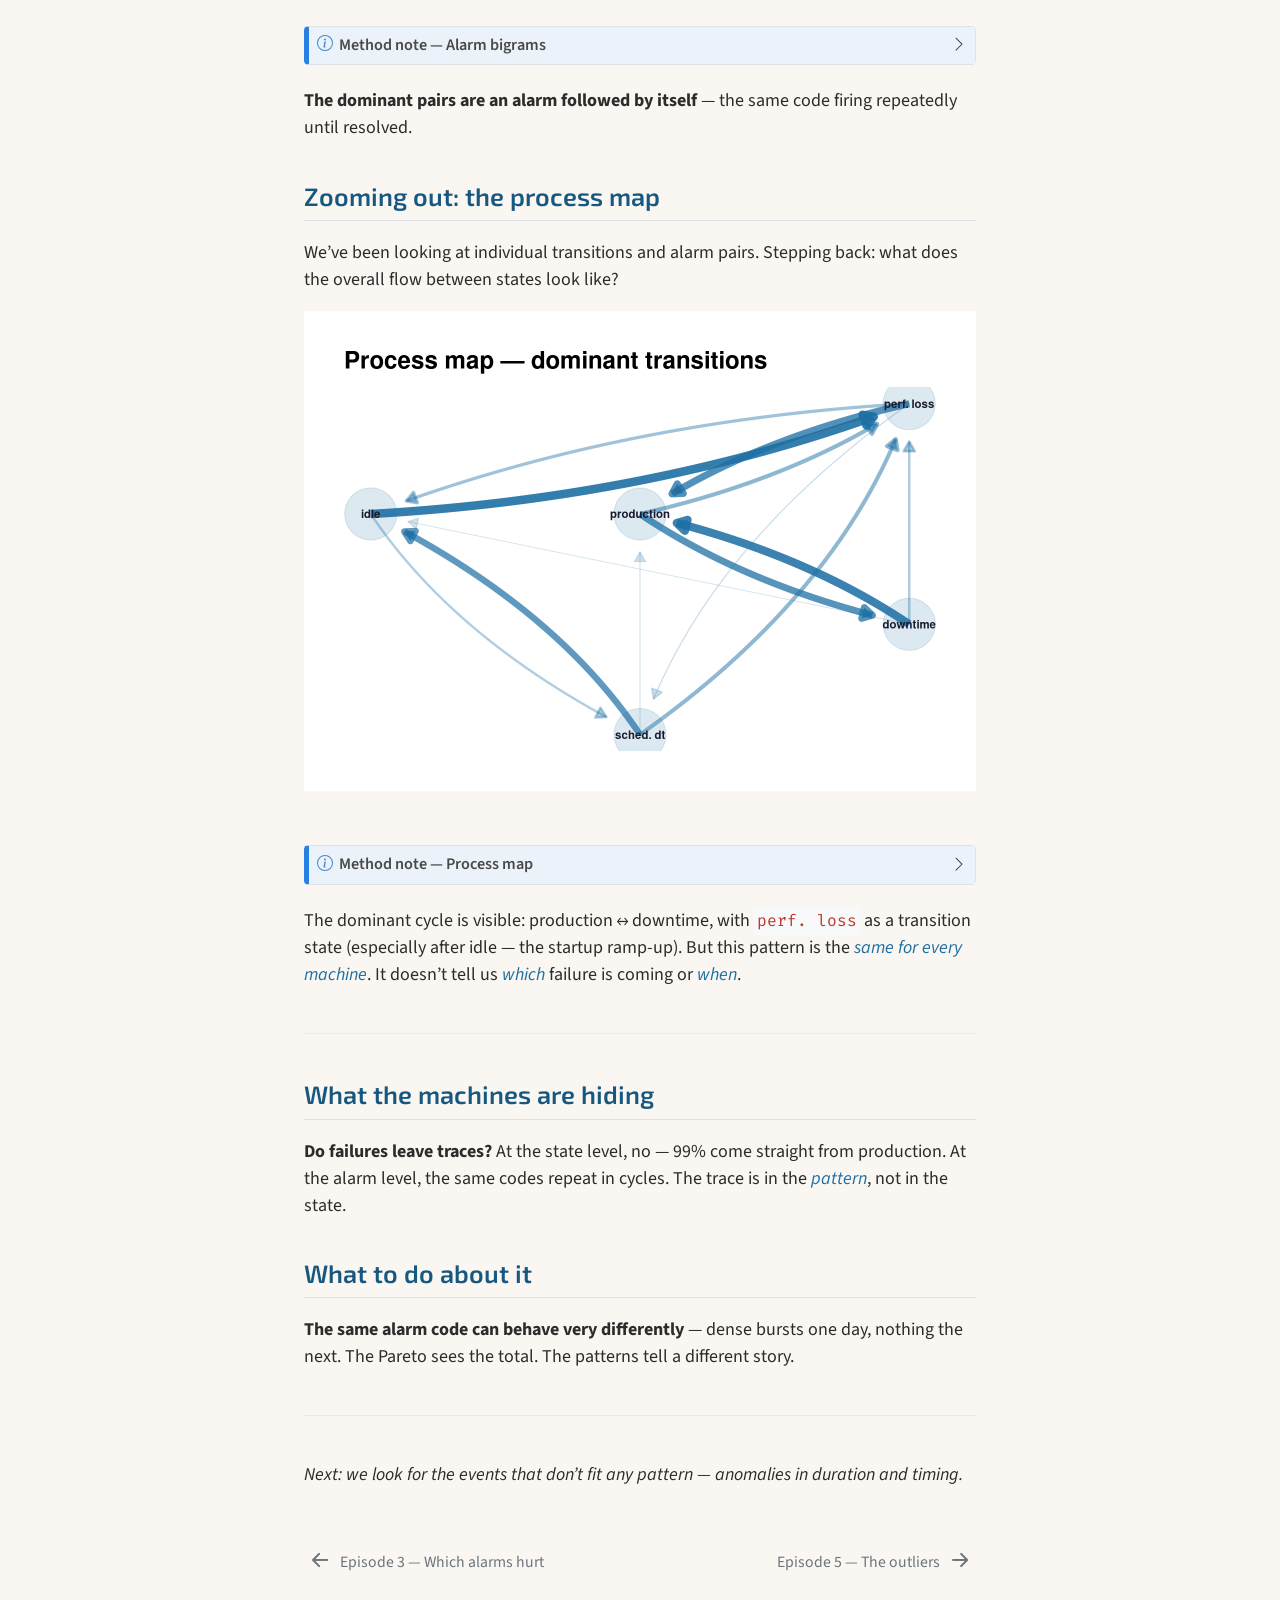
<file: 04-sequences.html>
<!DOCTYPE html>
<html xmlns="http://www.w3.org/1999/xhtml" lang="en" xml:lang="en"><head>

<meta charset="utf-8">
<meta name="generator" content="quarto-1.6.41">

<meta name="viewport" content="width=device-width, initial-scale=1.0, user-scalable=yes">


<title>Episode 4 — What happens before a failure – When Machines Talk</title>
<style>
code{white-space: pre-wrap;}
span.smallcaps{font-variant: small-caps;}
div.columns{display: flex; gap: min(4vw, 1.5em);}
div.column{flex: auto; overflow-x: auto;}
div.hanging-indent{margin-left: 1.5em; text-indent: -1.5em;}
ul.task-list{list-style: none;}
ul.task-list li input[type="checkbox"] {
  width: 0.8em;
  margin: 0 0.8em 0.2em -1em; /* quarto-specific, see https://github.com/quarto-dev/quarto-cli/issues/4556 */ 
  vertical-align: middle;
}
</style>


<script src="site_libs/quarto-nav/quarto-nav.js"></script>
<script src="site_libs/quarto-nav/headroom.min.js"></script>
<script src="site_libs/clipboard/clipboard.min.js"></script>
<script src="site_libs/quarto-search/autocomplete.umd.js"></script>
<script src="site_libs/quarto-search/fuse.min.js"></script>
<script src="site_libs/quarto-search/quarto-search.js"></script>
<meta name="quarto:offset" content="./">
<link href="./05-anomalies.html" rel="next">
<link href="./03-alarms.html" rel="prev">
<script src="site_libs/quarto-html/quarto.js"></script>
<script src="site_libs/quarto-html/popper.min.js"></script>
<script src="site_libs/quarto-html/tippy.umd.min.js"></script>
<script src="site_libs/quarto-html/anchor.min.js"></script>
<link href="site_libs/quarto-html/tippy.css" rel="stylesheet">
<link href="site_libs/quarto-html/quarto-syntax-highlighting-aa2654fe58760f7680546e4c0aeca13b.css" rel="stylesheet" class="quarto-color-scheme" id="quarto-text-highlighting-styles">
<link href="site_libs/quarto-html/quarto-syntax-highlighting-dark-2927b89d1c5b00a272bf0e0415547af3.css" rel="prefetch" class="quarto-color-scheme quarto-color-alternate" id="quarto-text-highlighting-styles">
<script src="site_libs/bootstrap/bootstrap.min.js"></script>
<link href="site_libs/bootstrap/bootstrap-icons.css" rel="stylesheet">
<link href="site_libs/bootstrap/bootstrap-caf077fe0cfdc3c3492c397b8c263dcc.min.css" rel="stylesheet" append-hash="true" class="quarto-color-scheme" id="quarto-bootstrap" data-mode="light">
<link href="site_libs/bootstrap/bootstrap-dark-f315ca9c578ae3ac9e7f3140540d428d.min.css" rel="prefetch" append-hash="true" class="quarto-color-scheme quarto-color-alternate" id="quarto-bootstrap" data-mode="light">
<script id="quarto-search-options" type="application/json">{
  "location": "sidebar",
  "copy-button": false,
  "collapse-after": 3,
  "panel-placement": "start",
  "type": "textbox",
  "limit": 50,
  "keyboard-shortcut": [
    "f",
    "/",
    "s"
  ],
  "show-item-context": false,
  "language": {
    "search-no-results-text": "No results",
    "search-matching-documents-text": "matching documents",
    "search-copy-link-title": "Copy link to search",
    "search-hide-matches-text": "Hide additional matches",
    "search-more-match-text": "more match in this document",
    "search-more-matches-text": "more matches in this document",
    "search-clear-button-title": "Clear",
    "search-text-placeholder": "",
    "search-detached-cancel-button-title": "Cancel",
    "search-submit-button-title": "Submit",
    "search-label": "Search"
  }
}</script>


</head>

<body class="nav-sidebar floating">

<div id="quarto-search-results"></div>
  <header id="quarto-header" class="headroom fixed-top">
  <nav class="quarto-secondary-nav">
    <div class="container-fluid d-flex">
      <button type="button" class="quarto-btn-toggle btn" data-bs-toggle="collapse" role="button" data-bs-target=".quarto-sidebar-collapse-item" aria-controls="quarto-sidebar" aria-expanded="false" aria-label="Toggle sidebar navigation" onclick="if (window.quartoToggleHeadroom) { window.quartoToggleHeadroom(); }">
        <i class="bi bi-layout-text-sidebar-reverse"></i>
      </button>
        <nav class="quarto-page-breadcrumbs" aria-label="breadcrumb"><ol class="breadcrumb"><li class="breadcrumb-item"><a href="./04-sequences.html"><span class="chapter-title">Episode 4 — What happens before a failure</span></a></li></ol></nav>
        <a class="flex-grow-1" role="navigation" data-bs-toggle="collapse" data-bs-target=".quarto-sidebar-collapse-item" aria-controls="quarto-sidebar" aria-expanded="false" aria-label="Toggle sidebar navigation" onclick="if (window.quartoToggleHeadroom) { window.quartoToggleHeadroom(); }">      
        </a>
      <button type="button" class="btn quarto-search-button" aria-label="Search" onclick="window.quartoOpenSearch();">
        <i class="bi bi-search"></i>
      </button>
    </div>
  </nav>
</header>
<!-- content -->
<div id="quarto-content" class="quarto-container page-columns page-rows-contents page-layout-article">
<!-- sidebar -->
  <nav id="quarto-sidebar" class="sidebar collapse collapse-horizontal quarto-sidebar-collapse-item sidebar-navigation floating overflow-auto">
    <div class="pt-lg-2 mt-2 text-left sidebar-header">
    <div class="sidebar-title mb-0 py-0">
      <a href="./">When Machines Talk</a> 
        <div class="sidebar-tools-main">
  <a href="" class="quarto-color-scheme-toggle quarto-navigation-tool  px-1" onclick="window.quartoToggleColorScheme(); return false;" title="Toggle dark mode"><i class="bi"></i></a>
</div>
    </div>
      </div>
        <div class="mt-2 flex-shrink-0 align-items-center">
        <div class="sidebar-search">
        <div id="quarto-search" class="" title="Search"></div>
        </div>
        </div>
    <div class="sidebar-menu-container"> 
    <ul class="list-unstyled mt-1">
        <li class="sidebar-item">
  <div class="sidebar-item-container"> 
  <a href="./index.html" class="sidebar-item-text sidebar-link">
 <span class="menu-text">Preface</span></a>
  </div>
</li>
        <li class="sidebar-item">
  <div class="sidebar-item-container"> 
  <a href="./01-dataset.html" class="sidebar-item-text sidebar-link"><span class="chapter-title">Episode 1 — First Read</span></a>
  </div>
</li>
        <li class="sidebar-item">
  <div class="sidebar-item-container"> 
  <a href="./02-oee.html" class="sidebar-item-text sidebar-link"><span class="chapter-title">Episode 2 — OEE: when availability lies</span></a>
  </div>
</li>
        <li class="sidebar-item">
  <div class="sidebar-item-container"> 
  <a href="./03-alarms.html" class="sidebar-item-text sidebar-link"><span class="chapter-title">Episode 3 — Which alarms hurt</span></a>
  </div>
</li>
        <li class="sidebar-item">
  <div class="sidebar-item-container"> 
  <a href="./04-sequences.html" class="sidebar-item-text sidebar-link active"><span class="chapter-title">Episode 4 — What happens before a failure</span></a>
  </div>
</li>
        <li class="sidebar-item">
  <div class="sidebar-item-container"> 
  <a href="./05-anomalies.html" class="sidebar-item-text sidebar-link"><span class="chapter-title">Episode 5 — The outliers</span></a>
  </div>
</li>
        <li class="sidebar-item">
  <div class="sidebar-item-container"> 
  <a href="./06-rosetta.html" class="sidebar-item-text sidebar-link"><span class="chapter-title">Episode 6 — The Rosetta Stone</span></a>
  </div>
</li>
        <li class="sidebar-item">
  <div class="sidebar-item-container"> 
  <a href="./07-behind.html" class="sidebar-item-text sidebar-link"><span class="chapter-title">Episode 7 — Behind the scenes</span></a>
  </div>
</li>
    </ul>
    </div>
</nav>
<div id="quarto-sidebar-glass" class="quarto-sidebar-collapse-item" data-bs-toggle="collapse" data-bs-target=".quarto-sidebar-collapse-item"></div>
<!-- margin-sidebar -->
    <div id="quarto-margin-sidebar" class="sidebar margin-sidebar">
        <nav id="TOC" role="doc-toc" class="toc-active">
    <h2 id="toc-title">Table of contents</h2>
   
  <ul class="collapse">
  <li><a href="#do-states-predict-downtimes" id="toc-do-states-predict-downtimes" class="nav-link active" data-scroll-target="#do-states-predict-downtimes">Do states predict downtimes?</a></li>
  <li><a href="#do-consecutive-alarm-pairs-repeat" id="toc-do-consecutive-alarm-pairs-repeat" class="nav-link" data-scroll-target="#do-consecutive-alarm-pairs-repeat">Do consecutive alarm pairs repeat?</a></li>
  <li><a href="#zooming-out-the-process-map" id="toc-zooming-out-the-process-map" class="nav-link" data-scroll-target="#zooming-out-the-process-map">Zooming out: the process map</a></li>
  <li><a href="#what-the-machines-are-hiding" id="toc-what-the-machines-are-hiding" class="nav-link" data-scroll-target="#what-the-machines-are-hiding">What the machines are hiding</a></li>
  <li><a href="#what-to-do-about-it" id="toc-what-to-do-about-it" class="nav-link" data-scroll-target="#what-to-do-about-it">What to do about it</a></li>
  </ul>
</nav>
    </div>
<!-- main -->
<main class="content" id="quarto-document-content">

<header id="title-block-header" class="quarto-title-block default">
<div class="quarto-title">
<h1 class="title"><span class="chapter-title">Episode 4 — What happens before a failure</span></h1>
</div>



<div class="quarto-title-meta">

    
  
    
  </div>
  


</header>


<p><em>Do failures leave traces in the log? We look at what happens before, during, and between them.</em></p>
<hr>
<p>So far we’ve looked at each state on its own — <span class="accent">how much time</span> it costs, <span class="accent">where</span> it hits, <span class="accent">how</span> it behaves.<br>
But a downtime doesn’t appear out of thin air. Is there something before it?</p>
<section id="do-states-predict-downtimes" class="level2">
<h2 class="anchored" data-anchor-id="do-states-predict-downtimes">Do states predict downtimes?</h2>
<p>First question: what state does a machine come from when it enters a downtime?</p>
<div class="cell">
<div class="cell-output-display">
<div class="quarto-figure quarto-figure-center">
<figure class="figure">
<p><img src="04-sequences_files/figure-html/pre-downtime-chart-1.png" class="img-fluid figure-img" width="672"></p>
<figcaption>State immediately before a downtime. 99% come straight from production — no visible slow-down beforehand.</figcaption>
</figure>
</div>
</div>
</div>
<p><strong>99% of downtimes come straight from <code>production</code>.</strong> No slow degradation visible at the state level — the machine produces, then stops. The state type alone doesn’t predict what’s coming.</p>
</section>
<section id="do-consecutive-alarm-pairs-repeat" class="level2">
<h2 class="anchored" data-anchor-id="do-consecutive-alarm-pairs-repeat">Do consecutive alarm pairs repeat?</h2>
<div class="cell">
<div class="cell-output-display">
<div class="quarto-figure quarto-figure-center">
<figure class="figure">
<p><img src="04-sequences_files/figure-html/alarm-bigrams-top-1.png" class="img-fluid figure-img" width="672"></p>
<figcaption>Top 20 consecutive alarm pairs (all machines), by frequency.</figcaption>
</figure>
</div>
</div>
</div>
<div class="callout callout-style-default callout-note callout-titled" title="Method note — Alarm bigrams">
<div class="callout-header d-flex align-content-center" data-bs-toggle="collapse" data-bs-target=".callout-1-contents" aria-controls="callout-1" aria-expanded="false" aria-label="Toggle callout">
<div class="callout-icon-container">
<i class="callout-icon"></i>
</div>
<div class="callout-title-container flex-fill">
Method note — Alarm bigrams
</div>
<div class="callout-btn-toggle d-inline-block border-0 py-1 ps-1 pe-0 float-end"><i class="callout-toggle"></i></div>
</div>
<div id="callout-1" class="callout-1-contents callout-collapse collapse">
<div class="callout-body-container callout-body">
<p>Consecutive alarm pairs on the same machine, same day. Dominant bigrams reveal repetitive sequences — often the same problem recurring until it’s resolved.</p>
</div>
</div>
</div>
<p><strong>The dominant pairs are an alarm followed by itself</strong> — the same code firing repeatedly until resolved.</p>
</section>
<section id="zooming-out-the-process-map" class="level2">
<h2 class="anchored" data-anchor-id="zooming-out-the-process-map">Zooming out: the process map</h2>
<p>We’ve been looking at individual transitions and alarm pairs. Stepping back: what does the overall flow between states look like?</p>
<div class="cell">
<div class="cell-output-display">
<div>
<figure class="figure">
<p><img src="04-sequences_files/figure-html/process-map-1.png" class="img-fluid figure-img" width="672"></p>
</figure>
</div>
</div>
</div>
<div class="callout callout-style-default callout-note callout-titled" title="Method note — Process map">
<div class="callout-header d-flex align-content-center" data-bs-toggle="collapse" data-bs-target=".callout-2-contents" aria-controls="callout-2" aria-expanded="false" aria-label="Toggle callout">
<div class="callout-icon-container">
<i class="callout-icon"></i>
</div>
<div class="callout-title-container flex-fill">
Method note — Process map
</div>
<div class="callout-btn-toggle d-inline-block border-0 py-1 ps-1 pe-0 float-end"><i class="callout-toggle"></i></div>
</div>
<div id="callout-2" class="callout-2-contents callout-collapse collapse">
<div class="callout-body-container callout-body">
<p>Aggregates all state transitions across sessions. Arc thickness reflects probability. Shows dominant flows and loops at a glance.</p>
</div>
</div>
</div>
<p>The dominant cycle is visible: production ↔︎ downtime, with <code>perf. loss</code> as a transition state (especially after idle — the startup ramp-up). But this pattern is the <span class="accent">same for every machine</span>. It doesn’t tell us <span class="accent">which</span> failure is coming or <span class="accent">when</span>.</p>
<hr>
</section>
<section id="what-the-machines-are-hiding" class="level2">
<h2 class="anchored" data-anchor-id="what-the-machines-are-hiding">What the machines are hiding</h2>
<p><strong>Do failures leave traces?</strong> At the state level, no — 99% come straight from production. At the alarm level, the same codes repeat in cycles. The trace is in the <span class="accent">pattern</span>, not in the state.</p>
</section>
<section id="what-to-do-about-it" class="level2">
<h2 class="anchored" data-anchor-id="what-to-do-about-it">What to do about it</h2>
<p><strong>The same alarm code can behave very differently</strong> — dense bursts one day, nothing the next. The Pareto sees the total. The patterns tell a different story.</p>
<hr>
<p><em>Next: we look for the events that don’t fit any pattern — anomalies in duration and timing.</em></p>


</section>

</main> <!-- /main -->
<script id="quarto-html-after-body" type="application/javascript">
window.document.addEventListener("DOMContentLoaded", function (event) {
  const toggleBodyColorMode = (bsSheetEl) => {
    const mode = bsSheetEl.getAttribute("data-mode");
    const bodyEl = window.document.querySelector("body");
    if (mode === "dark") {
      bodyEl.classList.add("quarto-dark");
      bodyEl.classList.remove("quarto-light");
    } else {
      bodyEl.classList.add("quarto-light");
      bodyEl.classList.remove("quarto-dark");
    }
  }
  const toggleBodyColorPrimary = () => {
    const bsSheetEl = window.document.querySelector("link#quarto-bootstrap");
    if (bsSheetEl) {
      toggleBodyColorMode(bsSheetEl);
    }
  }
  toggleBodyColorPrimary();  
  const disableStylesheet = (stylesheets) => {
    for (let i=0; i < stylesheets.length; i++) {
      const stylesheet = stylesheets[i];
      stylesheet.rel = 'prefetch';
    }
  }
  const enableStylesheet = (stylesheets) => {
    for (let i=0; i < stylesheets.length; i++) {
      const stylesheet = stylesheets[i];
      stylesheet.rel = 'stylesheet';
    }
  }
  const manageTransitions = (selector, allowTransitions) => {
    const els = window.document.querySelectorAll(selector);
    for (let i=0; i < els.length; i++) {
      const el = els[i];
      if (allowTransitions) {
        el.classList.remove('notransition');
      } else {
        el.classList.add('notransition');
      }
    }
  }
  const toggleGiscusIfUsed = (isAlternate, darkModeDefault) => {
    const baseTheme = document.querySelector('#giscus-base-theme')?.value ?? 'light';
    const alternateTheme = document.querySelector('#giscus-alt-theme')?.value ?? 'dark';
    let newTheme = '';
    if(darkModeDefault) {
      newTheme = isAlternate ? baseTheme : alternateTheme;
    } else {
      newTheme = isAlternate ? alternateTheme : baseTheme;
    }
    const changeGiscusTheme = () => {
      // From: https://github.com/giscus/giscus/issues/336
      const sendMessage = (message) => {
        const iframe = document.querySelector('iframe.giscus-frame');
        if (!iframe) return;
        iframe.contentWindow.postMessage({ giscus: message }, 'https://giscus.app');
      }
      sendMessage({
        setConfig: {
          theme: newTheme
        }
      });
    }
    const isGiscussLoaded = window.document.querySelector('iframe.giscus-frame') !== null;
    if (isGiscussLoaded) {
      changeGiscusTheme();
    }
  }
  const toggleColorMode = (alternate) => {
    // Switch the stylesheets
    const alternateStylesheets = window.document.querySelectorAll('link.quarto-color-scheme.quarto-color-alternate');
    manageTransitions('#quarto-margin-sidebar .nav-link', false);
    if (alternate) {
      enableStylesheet(alternateStylesheets);
      for (const sheetNode of alternateStylesheets) {
        if (sheetNode.id === "quarto-bootstrap") {
          toggleBodyColorMode(sheetNode);
        }
      }
    } else {
      disableStylesheet(alternateStylesheets);
      toggleBodyColorPrimary();
    }
    manageTransitions('#quarto-margin-sidebar .nav-link', true);
    // Switch the toggles
    const toggles = window.document.querySelectorAll('.quarto-color-scheme-toggle');
    for (let i=0; i < toggles.length; i++) {
      const toggle = toggles[i];
      if (toggle) {
        if (alternate) {
          toggle.classList.add("alternate");     
        } else {
          toggle.classList.remove("alternate");
        }
      }
    }
    // Hack to workaround the fact that safari doesn't
    // properly recolor the scrollbar when toggling (#1455)
    if (navigator.userAgent.indexOf('Safari') > 0 && navigator.userAgent.indexOf('Chrome') == -1) {
      manageTransitions("body", false);
      window.scrollTo(0, 1);
      setTimeout(() => {
        window.scrollTo(0, 0);
        manageTransitions("body", true);
      }, 40);  
    }
  }
  const isFileUrl = () => { 
    return window.location.protocol === 'file:';
  }
  const hasAlternateSentinel = () => {  
    let styleSentinel = getColorSchemeSentinel();
    if (styleSentinel !== null) {
      return styleSentinel === "alternate";
    } else {
      return false;
    }
  }
  const setStyleSentinel = (alternate) => {
    const value = alternate ? "alternate" : "default";
    if (!isFileUrl()) {
      window.localStorage.setItem("quarto-color-scheme", value);
    } else {
      localAlternateSentinel = value;
    }
  }
  const getColorSchemeSentinel = () => {
    if (!isFileUrl()) {
      const storageValue = window.localStorage.getItem("quarto-color-scheme");
      return storageValue != null ? storageValue : localAlternateSentinel;
    } else {
      return localAlternateSentinel;
    }
  }
  const darkModeDefault = false;
  let localAlternateSentinel = darkModeDefault ? 'alternate' : 'default';
  // Dark / light mode switch
  window.quartoToggleColorScheme = () => {
    // Read the current dark / light value 
    let toAlternate = !hasAlternateSentinel();
    toggleColorMode(toAlternate);
    setStyleSentinel(toAlternate);
    toggleGiscusIfUsed(toAlternate, darkModeDefault);
  };
  // Ensure there is a toggle, if there isn't float one in the top right
  if (window.document.querySelector('.quarto-color-scheme-toggle') === null) {
    const a = window.document.createElement('a');
    a.classList.add('top-right');
    a.classList.add('quarto-color-scheme-toggle');
    a.href = "";
    a.onclick = function() { try { window.quartoToggleColorScheme(); } catch {} return false; };
    const i = window.document.createElement("i");
    i.classList.add('bi');
    a.appendChild(i);
    window.document.body.appendChild(a);
  }
  // Switch to dark mode if need be
  if (hasAlternateSentinel()) {
    toggleColorMode(true);
  } else {
    toggleColorMode(false);
  }
  const icon = "";
  const anchorJS = new window.AnchorJS();
  anchorJS.options = {
    placement: 'right',
    icon: icon
  };
  anchorJS.add('.anchored');
  const isCodeAnnotation = (el) => {
    for (const clz of el.classList) {
      if (clz.startsWith('code-annotation-')) {                     
        return true;
      }
    }
    return false;
  }
  const onCopySuccess = function(e) {
    // button target
    const button = e.trigger;
    // don't keep focus
    button.blur();
    // flash "checked"
    button.classList.add('code-copy-button-checked');
    var currentTitle = button.getAttribute("title");
    button.setAttribute("title", "Copied!");
    let tooltip;
    if (window.bootstrap) {
      button.setAttribute("data-bs-toggle", "tooltip");
      button.setAttribute("data-bs-placement", "left");
      button.setAttribute("data-bs-title", "Copied!");
      tooltip = new bootstrap.Tooltip(button, 
        { trigger: "manual", 
          customClass: "code-copy-button-tooltip",
          offset: [0, -8]});
      tooltip.show();    
    }
    setTimeout(function() {
      if (tooltip) {
        tooltip.hide();
        button.removeAttribute("data-bs-title");
        button.removeAttribute("data-bs-toggle");
        button.removeAttribute("data-bs-placement");
      }
      button.setAttribute("title", currentTitle);
      button.classList.remove('code-copy-button-checked');
    }, 1000);
    // clear code selection
    e.clearSelection();
  }
  const getTextToCopy = function(trigger) {
      const codeEl = trigger.previousElementSibling.cloneNode(true);
      for (const childEl of codeEl.children) {
        if (isCodeAnnotation(childEl)) {
          childEl.remove();
        }
      }
      return codeEl.innerText;
  }
  const clipboard = new window.ClipboardJS('.code-copy-button:not([data-in-quarto-modal])', {
    text: getTextToCopy
  });
  clipboard.on('success', onCopySuccess);
  if (window.document.getElementById('quarto-embedded-source-code-modal')) {
    const clipboardModal = new window.ClipboardJS('.code-copy-button[data-in-quarto-modal]', {
      text: getTextToCopy,
      container: window.document.getElementById('quarto-embedded-source-code-modal')
    });
    clipboardModal.on('success', onCopySuccess);
  }
    var localhostRegex = new RegExp(/^(?:http|https):\/\/localhost\:?[0-9]*\//);
    var mailtoRegex = new RegExp(/^mailto:/);
      var filterRegex = new RegExp('/' + window.location.host + '/');
    var isInternal = (href) => {
        return filterRegex.test(href) || localhostRegex.test(href) || mailtoRegex.test(href);
    }
    // Inspect non-navigation links and adorn them if external
 	var links = window.document.querySelectorAll('a[href]:not(.nav-link):not(.navbar-brand):not(.toc-action):not(.sidebar-link):not(.sidebar-item-toggle):not(.pagination-link):not(.no-external):not([aria-hidden]):not(.dropdown-item):not(.quarto-navigation-tool):not(.about-link)');
    for (var i=0; i<links.length; i++) {
      const link = links[i];
      if (!isInternal(link.href)) {
        // undo the damage that might have been done by quarto-nav.js in the case of
        // links that we want to consider external
        if (link.dataset.originalHref !== undefined) {
          link.href = link.dataset.originalHref;
        }
      }
    }
  function tippyHover(el, contentFn, onTriggerFn, onUntriggerFn) {
    const config = {
      allowHTML: true,
      maxWidth: 500,
      delay: 100,
      arrow: false,
      appendTo: function(el) {
          return el.parentElement;
      },
      interactive: true,
      interactiveBorder: 10,
      theme: 'quarto',
      placement: 'bottom-start',
    };
    if (contentFn) {
      config.content = contentFn;
    }
    if (onTriggerFn) {
      config.onTrigger = onTriggerFn;
    }
    if (onUntriggerFn) {
      config.onUntrigger = onUntriggerFn;
    }
    window.tippy(el, config); 
  }
  const noterefs = window.document.querySelectorAll('a[role="doc-noteref"]');
  for (var i=0; i<noterefs.length; i++) {
    const ref = noterefs[i];
    tippyHover(ref, function() {
      // use id or data attribute instead here
      let href = ref.getAttribute('data-footnote-href') || ref.getAttribute('href');
      try { href = new URL(href).hash; } catch {}
      const id = href.replace(/^#\/?/, "");
      const note = window.document.getElementById(id);
      if (note) {
        return note.innerHTML;
      } else {
        return "";
      }
    });
  }
  const xrefs = window.document.querySelectorAll('a.quarto-xref');
  const processXRef = (id, note) => {
    // Strip column container classes
    const stripColumnClz = (el) => {
      el.classList.remove("page-full", "page-columns");
      if (el.children) {
        for (const child of el.children) {
          stripColumnClz(child);
        }
      }
    }
    stripColumnClz(note)
    if (id === null || id.startsWith('sec-')) {
      // Special case sections, only their first couple elements
      const container = document.createElement("div");
      if (note.children && note.children.length > 2) {
        container.appendChild(note.children[0].cloneNode(true));
        for (let i = 1; i < note.children.length; i++) {
          const child = note.children[i];
          if (child.tagName === "P" && child.innerText === "") {
            continue;
          } else {
            container.appendChild(child.cloneNode(true));
            break;
          }
        }
        if (window.Quarto?.typesetMath) {
          window.Quarto.typesetMath(container);
        }
        return container.innerHTML
      } else {
        if (window.Quarto?.typesetMath) {
          window.Quarto.typesetMath(note);
        }
        return note.innerHTML;
      }
    } else {
      // Remove any anchor links if they are present
      const anchorLink = note.querySelector('a.anchorjs-link');
      if (anchorLink) {
        anchorLink.remove();
      }
      if (window.Quarto?.typesetMath) {
        window.Quarto.typesetMath(note);
      }
      if (note.classList.contains("callout")) {
        return note.outerHTML;
      } else {
        return note.innerHTML;
      }
    }
  }
  for (var i=0; i<xrefs.length; i++) {
    const xref = xrefs[i];
    tippyHover(xref, undefined, function(instance) {
      instance.disable();
      let url = xref.getAttribute('href');
      let hash = undefined; 
      if (url.startsWith('#')) {
        hash = url;
      } else {
        try { hash = new URL(url).hash; } catch {}
      }
      if (hash) {
        const id = hash.replace(/^#\/?/, "");
        const note = window.document.getElementById(id);
        if (note !== null) {
          try {
            const html = processXRef(id, note.cloneNode(true));
            instance.setContent(html);
          } finally {
            instance.enable();
            instance.show();
          }
        } else {
          // See if we can fetch this
          fetch(url.split('#')[0])
          .then(res => res.text())
          .then(html => {
            const parser = new DOMParser();
            const htmlDoc = parser.parseFromString(html, "text/html");
            const note = htmlDoc.getElementById(id);
            if (note !== null) {
              const html = processXRef(id, note);
              instance.setContent(html);
            } 
          }).finally(() => {
            instance.enable();
            instance.show();
          });
        }
      } else {
        // See if we can fetch a full url (with no hash to target)
        // This is a special case and we should probably do some content thinning / targeting
        fetch(url)
        .then(res => res.text())
        .then(html => {
          const parser = new DOMParser();
          const htmlDoc = parser.parseFromString(html, "text/html");
          const note = htmlDoc.querySelector('main.content');
          if (note !== null) {
            // This should only happen for chapter cross references
            // (since there is no id in the URL)
            // remove the first header
            if (note.children.length > 0 && note.children[0].tagName === "HEADER") {
              note.children[0].remove();
            }
            const html = processXRef(null, note);
            instance.setContent(html);
          } 
        }).finally(() => {
          instance.enable();
          instance.show();
        });
      }
    }, function(instance) {
    });
  }
      let selectedAnnoteEl;
      const selectorForAnnotation = ( cell, annotation) => {
        let cellAttr = 'data-code-cell="' + cell + '"';
        let lineAttr = 'data-code-annotation="' +  annotation + '"';
        const selector = 'span[' + cellAttr + '][' + lineAttr + ']';
        return selector;
      }
      const selectCodeLines = (annoteEl) => {
        const doc = window.document;
        const targetCell = annoteEl.getAttribute("data-target-cell");
        const targetAnnotation = annoteEl.getAttribute("data-target-annotation");
        const annoteSpan = window.document.querySelector(selectorForAnnotation(targetCell, targetAnnotation));
        const lines = annoteSpan.getAttribute("data-code-lines").split(",");
        const lineIds = lines.map((line) => {
          return targetCell + "-" + line;
        })
        let top = null;
        let height = null;
        let parent = null;
        if (lineIds.length > 0) {
            //compute the position of the single el (top and bottom and make a div)
            const el = window.document.getElementById(lineIds[0]);
            top = el.offsetTop;
            height = el.offsetHeight;
            parent = el.parentElement.parentElement;
          if (lineIds.length > 1) {
            const lastEl = window.document.getElementById(lineIds[lineIds.length - 1]);
            const bottom = lastEl.offsetTop + lastEl.offsetHeight;
            height = bottom - top;
          }
          if (top !== null && height !== null && parent !== null) {
            // cook up a div (if necessary) and position it 
            let div = window.document.getElementById("code-annotation-line-highlight");
            if (div === null) {
              div = window.document.createElement("div");
              div.setAttribute("id", "code-annotation-line-highlight");
              div.style.position = 'absolute';
              parent.appendChild(div);
            }
            div.style.top = top - 2 + "px";
            div.style.height = height + 4 + "px";
            div.style.left = 0;
            let gutterDiv = window.document.getElementById("code-annotation-line-highlight-gutter");
            if (gutterDiv === null) {
              gutterDiv = window.document.createElement("div");
              gutterDiv.setAttribute("id", "code-annotation-line-highlight-gutter");
              gutterDiv.style.position = 'absolute';
              const codeCell = window.document.getElementById(targetCell);
              const gutter = codeCell.querySelector('.code-annotation-gutter');
              gutter.appendChild(gutterDiv);
            }
            gutterDiv.style.top = top - 2 + "px";
            gutterDiv.style.height = height + 4 + "px";
          }
          selectedAnnoteEl = annoteEl;
        }
      };
      const unselectCodeLines = () => {
        const elementsIds = ["code-annotation-line-highlight", "code-annotation-line-highlight-gutter"];
        elementsIds.forEach((elId) => {
          const div = window.document.getElementById(elId);
          if (div) {
            div.remove();
          }
        });
        selectedAnnoteEl = undefined;
      };
        // Handle positioning of the toggle
    window.addEventListener(
      "resize",
      throttle(() => {
        elRect = undefined;
        if (selectedAnnoteEl) {
          selectCodeLines(selectedAnnoteEl);
        }
      }, 10)
    );
    function throttle(fn, ms) {
    let throttle = false;
    let timer;
      return (...args) => {
        if(!throttle) { // first call gets through
            fn.apply(this, args);
            throttle = true;
        } else { // all the others get throttled
            if(timer) clearTimeout(timer); // cancel #2
            timer = setTimeout(() => {
              fn.apply(this, args);
              timer = throttle = false;
            }, ms);
        }
      };
    }
      // Attach click handler to the DT
      const annoteDls = window.document.querySelectorAll('dt[data-target-cell]');
      for (const annoteDlNode of annoteDls) {
        annoteDlNode.addEventListener('click', (event) => {
          const clickedEl = event.target;
          if (clickedEl !== selectedAnnoteEl) {
            unselectCodeLines();
            const activeEl = window.document.querySelector('dt[data-target-cell].code-annotation-active');
            if (activeEl) {
              activeEl.classList.remove('code-annotation-active');
            }
            selectCodeLines(clickedEl);
            clickedEl.classList.add('code-annotation-active');
          } else {
            // Unselect the line
            unselectCodeLines();
            clickedEl.classList.remove('code-annotation-active');
          }
        });
      }
  const findCites = (el) => {
    const parentEl = el.parentElement;
    if (parentEl) {
      const cites = parentEl.dataset.cites;
      if (cites) {
        return {
          el,
          cites: cites.split(' ')
        };
      } else {
        return findCites(el.parentElement)
      }
    } else {
      return undefined;
    }
  };
  var bibliorefs = window.document.querySelectorAll('a[role="doc-biblioref"]');
  for (var i=0; i<bibliorefs.length; i++) {
    const ref = bibliorefs[i];
    const citeInfo = findCites(ref);
    if (citeInfo) {
      tippyHover(citeInfo.el, function() {
        var popup = window.document.createElement('div');
        citeInfo.cites.forEach(function(cite) {
          var citeDiv = window.document.createElement('div');
          citeDiv.classList.add('hanging-indent');
          citeDiv.classList.add('csl-entry');
          var biblioDiv = window.document.getElementById('ref-' + cite);
          if (biblioDiv) {
            citeDiv.innerHTML = biblioDiv.innerHTML;
          }
          popup.appendChild(citeDiv);
        });
        return popup.innerHTML;
      });
    }
  }
});
</script>
<nav class="page-navigation">
  <div class="nav-page nav-page-previous">
      <a href="./03-alarms.html" class="pagination-link" aria-label="Episode 3 — Which alarms hurt">
        <i class="bi bi-arrow-left-short"></i> <span class="nav-page-text"><span class="chapter-title">Episode 3 — Which alarms hurt</span></span>
      </a>          
  </div>
  <div class="nav-page nav-page-next">
      <a href="./05-anomalies.html" class="pagination-link" aria-label="Episode 5 — The outliers">
        <span class="nav-page-text"><span class="chapter-title">Episode 5 — The outliers</span></span> <i class="bi bi-arrow-right-short"></i>
      </a>
  </div>
</nav>
</div> <!-- /content -->




</body></html>
</file>
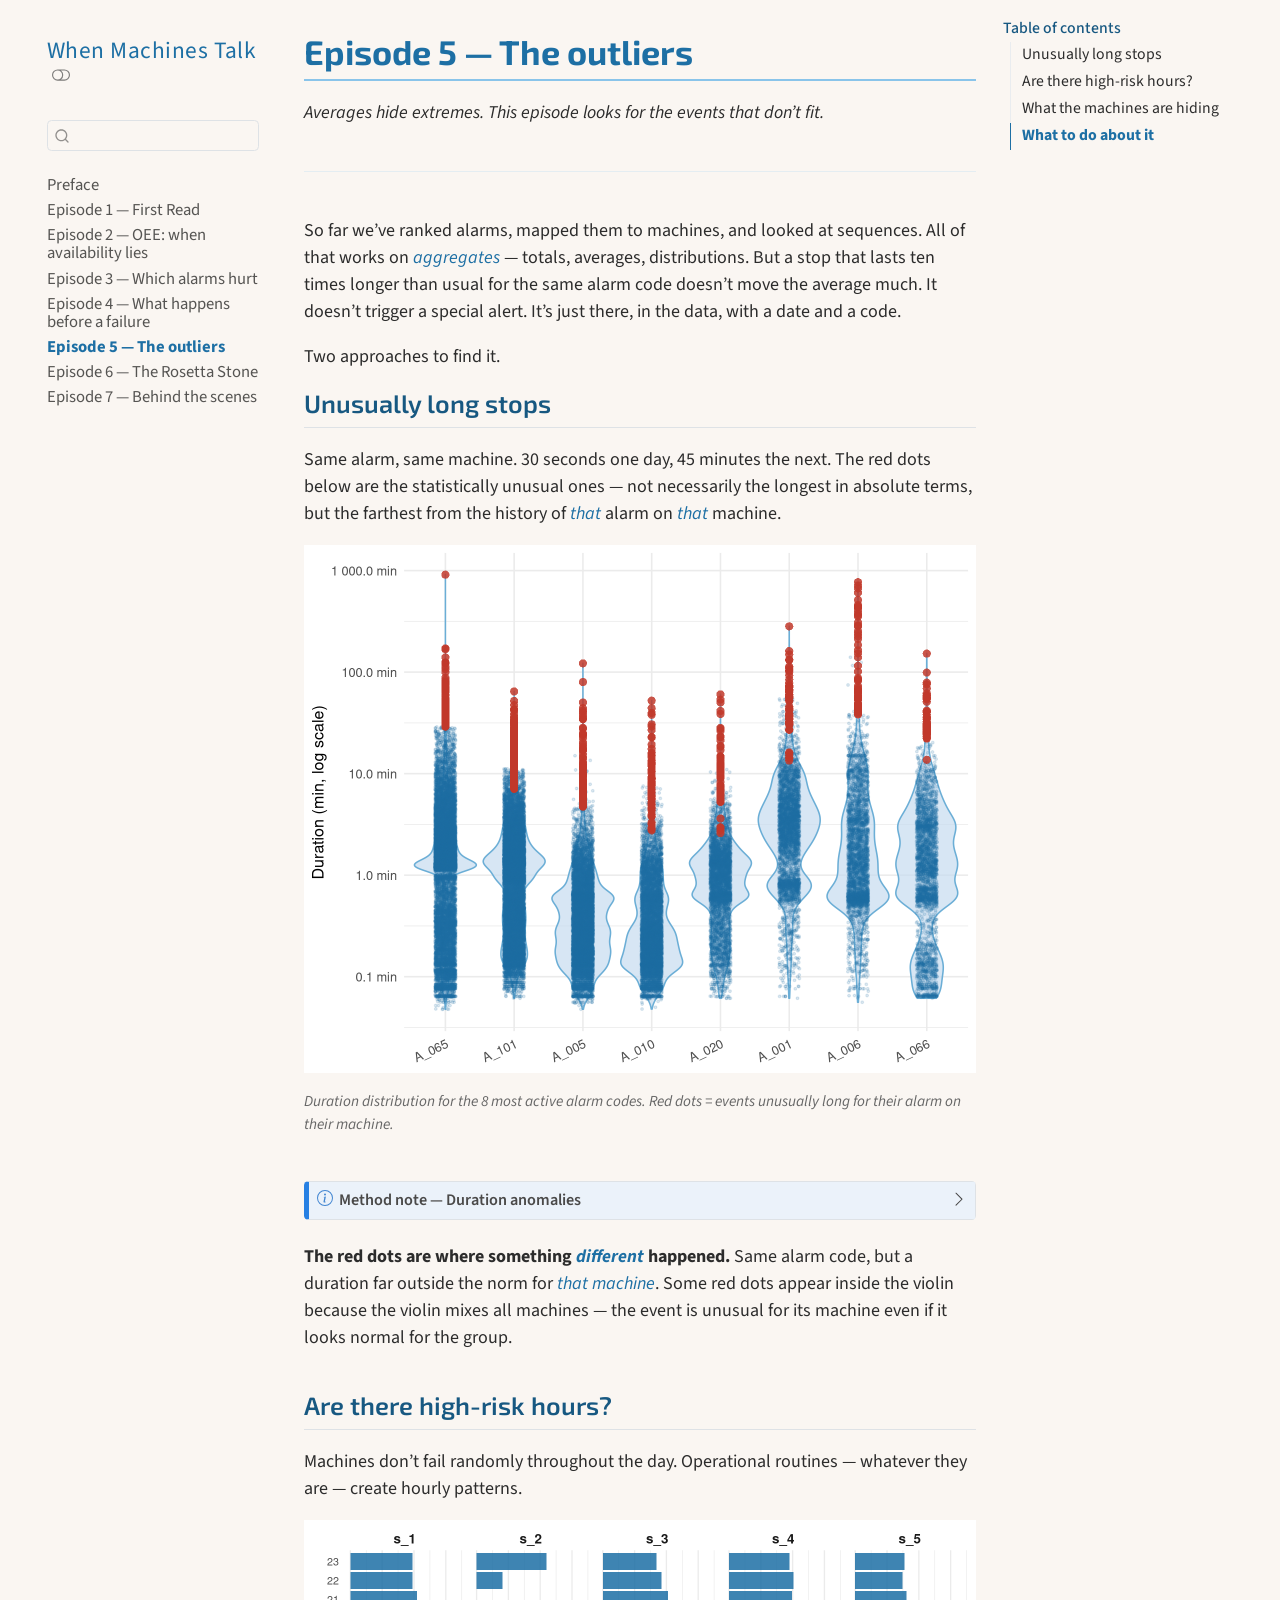
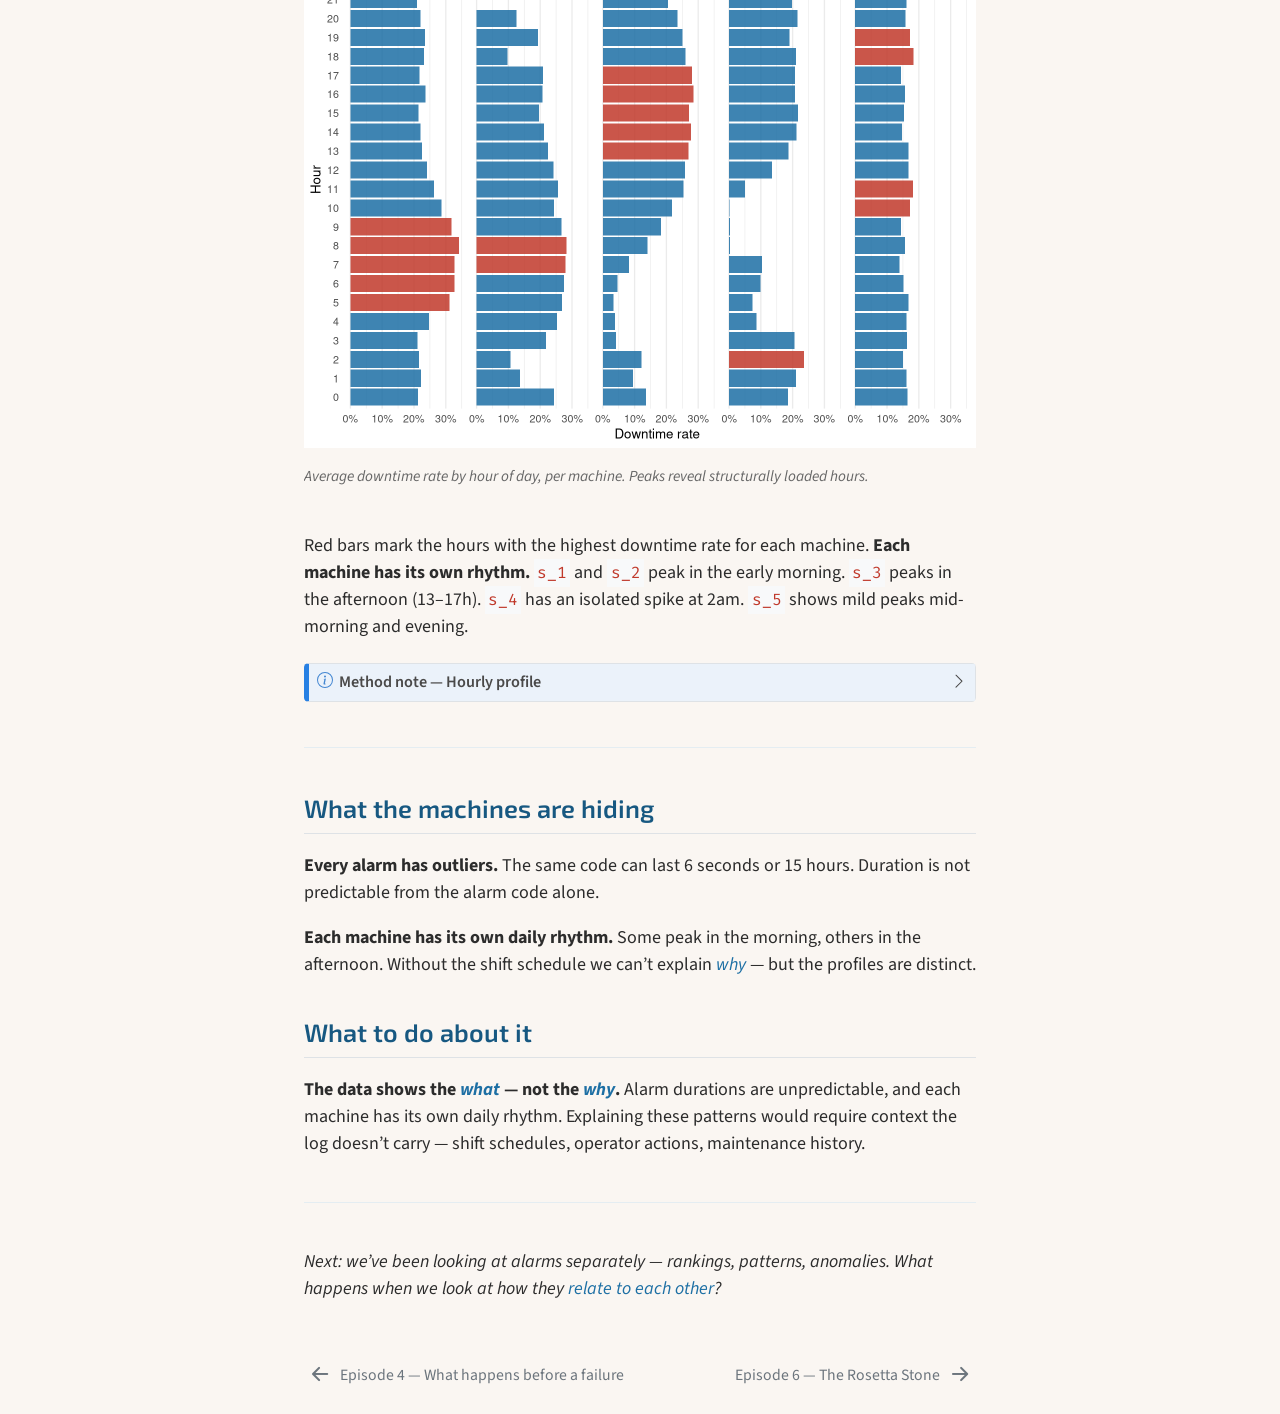
<file: 05-anomalies.html>
<!DOCTYPE html>
<html xmlns="http://www.w3.org/1999/xhtml" lang="en" xml:lang="en"><head>

<meta charset="utf-8">
<meta name="generator" content="quarto-1.6.41">

<meta name="viewport" content="width=device-width, initial-scale=1.0, user-scalable=yes">


<title>Episode 5 — The outliers – When Machines Talk</title>
<style>
code{white-space: pre-wrap;}
span.smallcaps{font-variant: small-caps;}
div.columns{display: flex; gap: min(4vw, 1.5em);}
div.column{flex: auto; overflow-x: auto;}
div.hanging-indent{margin-left: 1.5em; text-indent: -1.5em;}
ul.task-list{list-style: none;}
ul.task-list li input[type="checkbox"] {
  width: 0.8em;
  margin: 0 0.8em 0.2em -1em; /* quarto-specific, see https://github.com/quarto-dev/quarto-cli/issues/4556 */ 
  vertical-align: middle;
}
</style>


<script src="site_libs/quarto-nav/quarto-nav.js"></script>
<script src="site_libs/quarto-nav/headroom.min.js"></script>
<script src="site_libs/clipboard/clipboard.min.js"></script>
<script src="site_libs/quarto-search/autocomplete.umd.js"></script>
<script src="site_libs/quarto-search/fuse.min.js"></script>
<script src="site_libs/quarto-search/quarto-search.js"></script>
<meta name="quarto:offset" content="./">
<link href="./06-rosetta.html" rel="next">
<link href="./04-sequences.html" rel="prev">
<script src="site_libs/quarto-html/quarto.js"></script>
<script src="site_libs/quarto-html/popper.min.js"></script>
<script src="site_libs/quarto-html/tippy.umd.min.js"></script>
<script src="site_libs/quarto-html/anchor.min.js"></script>
<link href="site_libs/quarto-html/tippy.css" rel="stylesheet">
<link href="site_libs/quarto-html/quarto-syntax-highlighting-aa2654fe58760f7680546e4c0aeca13b.css" rel="stylesheet" class="quarto-color-scheme" id="quarto-text-highlighting-styles">
<link href="site_libs/quarto-html/quarto-syntax-highlighting-dark-2927b89d1c5b00a272bf0e0415547af3.css" rel="prefetch" class="quarto-color-scheme quarto-color-alternate" id="quarto-text-highlighting-styles">
<script src="site_libs/bootstrap/bootstrap.min.js"></script>
<link href="site_libs/bootstrap/bootstrap-icons.css" rel="stylesheet">
<link href="site_libs/bootstrap/bootstrap-caf077fe0cfdc3c3492c397b8c263dcc.min.css" rel="stylesheet" append-hash="true" class="quarto-color-scheme" id="quarto-bootstrap" data-mode="light">
<link href="site_libs/bootstrap/bootstrap-dark-f315ca9c578ae3ac9e7f3140540d428d.min.css" rel="prefetch" append-hash="true" class="quarto-color-scheme quarto-color-alternate" id="quarto-bootstrap" data-mode="light">
<script id="quarto-search-options" type="application/json">{
  "location": "sidebar",
  "copy-button": false,
  "collapse-after": 3,
  "panel-placement": "start",
  "type": "textbox",
  "limit": 50,
  "keyboard-shortcut": [
    "f",
    "/",
    "s"
  ],
  "show-item-context": false,
  "language": {
    "search-no-results-text": "No results",
    "search-matching-documents-text": "matching documents",
    "search-copy-link-title": "Copy link to search",
    "search-hide-matches-text": "Hide additional matches",
    "search-more-match-text": "more match in this document",
    "search-more-matches-text": "more matches in this document",
    "search-clear-button-title": "Clear",
    "search-text-placeholder": "",
    "search-detached-cancel-button-title": "Cancel",
    "search-submit-button-title": "Submit",
    "search-label": "Search"
  }
}</script>


</head>

<body class="nav-sidebar floating">

<div id="quarto-search-results"></div>
  <header id="quarto-header" class="headroom fixed-top">
  <nav class="quarto-secondary-nav">
    <div class="container-fluid d-flex">
      <button type="button" class="quarto-btn-toggle btn" data-bs-toggle="collapse" role="button" data-bs-target=".quarto-sidebar-collapse-item" aria-controls="quarto-sidebar" aria-expanded="false" aria-label="Toggle sidebar navigation" onclick="if (window.quartoToggleHeadroom) { window.quartoToggleHeadroom(); }">
        <i class="bi bi-layout-text-sidebar-reverse"></i>
      </button>
        <nav class="quarto-page-breadcrumbs" aria-label="breadcrumb"><ol class="breadcrumb"><li class="breadcrumb-item"><a href="./05-anomalies.html"><span class="chapter-title">Episode 5 — The outliers</span></a></li></ol></nav>
        <a class="flex-grow-1" role="navigation" data-bs-toggle="collapse" data-bs-target=".quarto-sidebar-collapse-item" aria-controls="quarto-sidebar" aria-expanded="false" aria-label="Toggle sidebar navigation" onclick="if (window.quartoToggleHeadroom) { window.quartoToggleHeadroom(); }">      
        </a>
      <button type="button" class="btn quarto-search-button" aria-label="Search" onclick="window.quartoOpenSearch();">
        <i class="bi bi-search"></i>
      </button>
    </div>
  </nav>
</header>
<!-- content -->
<div id="quarto-content" class="quarto-container page-columns page-rows-contents page-layout-article">
<!-- sidebar -->
  <nav id="quarto-sidebar" class="sidebar collapse collapse-horizontal quarto-sidebar-collapse-item sidebar-navigation floating overflow-auto">
    <div class="pt-lg-2 mt-2 text-left sidebar-header">
    <div class="sidebar-title mb-0 py-0">
      <a href="./">When Machines Talk</a> 
        <div class="sidebar-tools-main">
  <a href="" class="quarto-color-scheme-toggle quarto-navigation-tool  px-1" onclick="window.quartoToggleColorScheme(); return false;" title="Toggle dark mode"><i class="bi"></i></a>
</div>
    </div>
      </div>
        <div class="mt-2 flex-shrink-0 align-items-center">
        <div class="sidebar-search">
        <div id="quarto-search" class="" title="Search"></div>
        </div>
        </div>
    <div class="sidebar-menu-container"> 
    <ul class="list-unstyled mt-1">
        <li class="sidebar-item">
  <div class="sidebar-item-container"> 
  <a href="./index.html" class="sidebar-item-text sidebar-link">
 <span class="menu-text">Preface</span></a>
  </div>
</li>
        <li class="sidebar-item">
  <div class="sidebar-item-container"> 
  <a href="./01-dataset.html" class="sidebar-item-text sidebar-link"><span class="chapter-title">Episode 1 — First Read</span></a>
  </div>
</li>
        <li class="sidebar-item">
  <div class="sidebar-item-container"> 
  <a href="./02-oee.html" class="sidebar-item-text sidebar-link"><span class="chapter-title">Episode 2 — OEE: when availability lies</span></a>
  </div>
</li>
        <li class="sidebar-item">
  <div class="sidebar-item-container"> 
  <a href="./03-alarms.html" class="sidebar-item-text sidebar-link"><span class="chapter-title">Episode 3 — Which alarms hurt</span></a>
  </div>
</li>
        <li class="sidebar-item">
  <div class="sidebar-item-container"> 
  <a href="./04-sequences.html" class="sidebar-item-text sidebar-link"><span class="chapter-title">Episode 4 — What happens before a failure</span></a>
  </div>
</li>
        <li class="sidebar-item">
  <div class="sidebar-item-container"> 
  <a href="./05-anomalies.html" class="sidebar-item-text sidebar-link active"><span class="chapter-title">Episode 5 — The outliers</span></a>
  </div>
</li>
        <li class="sidebar-item">
  <div class="sidebar-item-container"> 
  <a href="./06-rosetta.html" class="sidebar-item-text sidebar-link"><span class="chapter-title">Episode 6 — The Rosetta Stone</span></a>
  </div>
</li>
        <li class="sidebar-item">
  <div class="sidebar-item-container"> 
  <a href="./07-behind.html" class="sidebar-item-text sidebar-link"><span class="chapter-title">Episode 7 — Behind the scenes</span></a>
  </div>
</li>
    </ul>
    </div>
</nav>
<div id="quarto-sidebar-glass" class="quarto-sidebar-collapse-item" data-bs-toggle="collapse" data-bs-target=".quarto-sidebar-collapse-item"></div>
<!-- margin-sidebar -->
    <div id="quarto-margin-sidebar" class="sidebar margin-sidebar">
        <nav id="TOC" role="doc-toc" class="toc-active">
    <h2 id="toc-title">Table of contents</h2>
   
  <ul class="collapse">
  <li><a href="#unusually-long-stops" id="toc-unusually-long-stops" class="nav-link active" data-scroll-target="#unusually-long-stops">Unusually long stops</a></li>
  <li><a href="#are-there-high-risk-hours" id="toc-are-there-high-risk-hours" class="nav-link" data-scroll-target="#are-there-high-risk-hours">Are there high-risk hours?</a></li>
  <li><a href="#what-the-machines-are-hiding" id="toc-what-the-machines-are-hiding" class="nav-link" data-scroll-target="#what-the-machines-are-hiding">What the machines are hiding</a></li>
  <li><a href="#what-to-do-about-it" id="toc-what-to-do-about-it" class="nav-link" data-scroll-target="#what-to-do-about-it">What to do about it</a></li>
  </ul>
</nav>
    </div>
<!-- main -->
<main class="content" id="quarto-document-content">

<header id="title-block-header" class="quarto-title-block default">
<div class="quarto-title">
<h1 class="title"><span class="chapter-title">Episode 5 — The outliers</span></h1>
</div>



<div class="quarto-title-meta">

    
  
    
  </div>
  


</header>


<p><em>Averages hide extremes. This episode looks for the events that don’t fit.</em></p>
<hr>
<p>So far we’ve ranked alarms, mapped them to machines, and looked at sequences. All of that works on <span class="accent">aggregates</span> — totals, averages, distributions. But a stop that lasts ten times longer than usual for the same alarm code doesn’t move the average much. It doesn’t trigger a special alert. It’s just there, in the data, with a date and a code.</p>
<p>Two approaches to find it.</p>
<section id="unusually-long-stops" class="level2">
<h2 class="anchored" data-anchor-id="unusually-long-stops">Unusually long stops</h2>
<p>Same alarm, same machine. 30 seconds one day, 45 minutes the next. The red dots below are the statistically unusual ones — not necessarily the longest in absolute terms, but the farthest from the history of <span class="accent">that</span> alarm on <span class="accent">that</span> machine.</p>
<div class="cell">
<div class="cell-output-display">
<div class="quarto-figure quarto-figure-center">
<figure class="figure">
<p><img src="05-anomalies_files/figure-html/violin-top-alarms-1.png" class="img-fluid figure-img" width="672"></p>
<figcaption>Duration distribution for the 8 most active alarm codes. Red dots = events unusually long for their alarm on their machine.</figcaption>
</figure>
</div>
</div>
</div>
<div class="callout callout-style-default callout-note callout-titled" title="Method note — Duration anomalies">
<div class="callout-header d-flex align-content-center" data-bs-toggle="collapse" data-bs-target=".callout-1-contents" aria-controls="callout-1" aria-expanded="false" aria-label="Toggle callout">
<div class="callout-icon-container">
<i class="callout-icon"></i>
</div>
<div class="callout-title-container flex-fill">
Method note — Duration anomalies
</div>
<div class="callout-btn-toggle d-inline-block border-0 py-1 ps-1 pe-0 float-end"><i class="callout-toggle"></i></div>
</div>
<div id="callout-1" class="callout-1-contents callout-collapse collapse">
<div class="callout-body-container callout-body">
<p>Compares each stop to the historical distribution of the same alarm on the same machine. Threshold: 3 standard deviations above the mean. Finds stops that are unusually long <span class="accent">for their alarm</span> — even if their absolute duration is moderate.</p>
</div>
</div>
</div>
<p><strong>The red dots are where something <span class="accent">different</span> happened.</strong> Same alarm code, but a duration far outside the norm for <span class="accent">that machine</span>. Some red dots appear inside the violin because the violin mixes all machines — the event is unusual for its machine even if it looks normal for the group.</p>
</section>
<section id="are-there-high-risk-hours" class="level2">
<h2 class="anchored" data-anchor-id="are-there-high-risk-hours">Are there high-risk hours?</h2>
<p>Machines don’t fail randomly throughout the day. Operational routines — whatever they are — create hourly patterns.</p>
<div class="cell">
<div class="cell-output-display">
<div class="quarto-figure quarto-figure-center">
<figure class="figure">
<p><img src="05-anomalies_files/figure-html/heatmap-hourly-1.png" class="img-fluid figure-img" width="672"></p>
<figcaption>Average downtime rate by hour of day, per machine. Peaks reveal structurally loaded hours.</figcaption>
</figure>
</div>
</div>
</div>
<p>Red bars mark the hours with the highest downtime rate for each machine. <strong>Each machine has its own rhythm.</strong> <code>s_1</code> and <code>s_2</code> peak in the early morning. <code>s_3</code> peaks in the afternoon (13–17h). <code>s_4</code> has an isolated spike at 2am. <code>s_5</code> shows mild peaks mid-morning and evening.</p>
<div class="callout callout-style-default callout-note callout-titled" title="Method note — Hourly profile">
<div class="callout-header d-flex align-content-center" data-bs-toggle="collapse" data-bs-target=".callout-2-contents" aria-controls="callout-2" aria-expanded="false" aria-label="Toggle callout">
<div class="callout-icon-container">
<i class="callout-icon"></i>
</div>
<div class="callout-title-container flex-fill">
Method note — Hourly profile
</div>
<div class="callout-btn-toggle d-inline-block border-0 py-1 ps-1 pe-0 float-end"><i class="callout-toggle"></i></div>
</div>
<div id="callout-2" class="callout-2-contents callout-collapse collapse">
<div class="callout-body-container callout-body">
<p>Computes the average downtime rate per hour over two years. Reveals structurally loaded hours — and whether machines share the same daily rhythm or not.</p>
</div>
</div>
</div>
<hr>
</section>
<section id="what-the-machines-are-hiding" class="level2">
<h2 class="anchored" data-anchor-id="what-the-machines-are-hiding">What the machines are hiding</h2>
<p><strong>Every alarm has outliers.</strong> The same code can last 6 seconds or 15 hours. Duration is not predictable from the alarm code alone.</p>
<p><strong>Each machine has its own daily rhythm.</strong> Some peak in the morning, others in the afternoon. Without the shift schedule we can’t explain <span class="accent">why</span> — but the profiles are distinct.</p>
</section>
<section id="what-to-do-about-it" class="level2">
<h2 class="anchored" data-anchor-id="what-to-do-about-it">What to do about it</h2>
<p><strong>The data shows the <span class="accent">what</span> — not the <span class="accent">why</span>.</strong> Alarm durations are unpredictable, and each machine has its own daily rhythm. Explaining these patterns would require context the log doesn’t carry — shift schedules, operator actions, maintenance history.</p>
<hr>
<p><em>Next: we’ve been looking at alarms separately — rankings, patterns, anomalies. What happens when we look at how they <span class="accent">relate to each other</span>?</em></p>


</section>

</main> <!-- /main -->
<script id="quarto-html-after-body" type="application/javascript">
window.document.addEventListener("DOMContentLoaded", function (event) {
  const toggleBodyColorMode = (bsSheetEl) => {
    const mode = bsSheetEl.getAttribute("data-mode");
    const bodyEl = window.document.querySelector("body");
    if (mode === "dark") {
      bodyEl.classList.add("quarto-dark");
      bodyEl.classList.remove("quarto-light");
    } else {
      bodyEl.classList.add("quarto-light");
      bodyEl.classList.remove("quarto-dark");
    }
  }
  const toggleBodyColorPrimary = () => {
    const bsSheetEl = window.document.querySelector("link#quarto-bootstrap");
    if (bsSheetEl) {
      toggleBodyColorMode(bsSheetEl);
    }
  }
  toggleBodyColorPrimary();  
  const disableStylesheet = (stylesheets) => {
    for (let i=0; i < stylesheets.length; i++) {
      const stylesheet = stylesheets[i];
      stylesheet.rel = 'prefetch';
    }
  }
  const enableStylesheet = (stylesheets) => {
    for (let i=0; i < stylesheets.length; i++) {
      const stylesheet = stylesheets[i];
      stylesheet.rel = 'stylesheet';
    }
  }
  const manageTransitions = (selector, allowTransitions) => {
    const els = window.document.querySelectorAll(selector);
    for (let i=0; i < els.length; i++) {
      const el = els[i];
      if (allowTransitions) {
        el.classList.remove('notransition');
      } else {
        el.classList.add('notransition');
      }
    }
  }
  const toggleGiscusIfUsed = (isAlternate, darkModeDefault) => {
    const baseTheme = document.querySelector('#giscus-base-theme')?.value ?? 'light';
    const alternateTheme = document.querySelector('#giscus-alt-theme')?.value ?? 'dark';
    let newTheme = '';
    if(darkModeDefault) {
      newTheme = isAlternate ? baseTheme : alternateTheme;
    } else {
      newTheme = isAlternate ? alternateTheme : baseTheme;
    }
    const changeGiscusTheme = () => {
      // From: https://github.com/giscus/giscus/issues/336
      const sendMessage = (message) => {
        const iframe = document.querySelector('iframe.giscus-frame');
        if (!iframe) return;
        iframe.contentWindow.postMessage({ giscus: message }, 'https://giscus.app');
      }
      sendMessage({
        setConfig: {
          theme: newTheme
        }
      });
    }
    const isGiscussLoaded = window.document.querySelector('iframe.giscus-frame') !== null;
    if (isGiscussLoaded) {
      changeGiscusTheme();
    }
  }
  const toggleColorMode = (alternate) => {
    // Switch the stylesheets
    const alternateStylesheets = window.document.querySelectorAll('link.quarto-color-scheme.quarto-color-alternate');
    manageTransitions('#quarto-margin-sidebar .nav-link', false);
    if (alternate) {
      enableStylesheet(alternateStylesheets);
      for (const sheetNode of alternateStylesheets) {
        if (sheetNode.id === "quarto-bootstrap") {
          toggleBodyColorMode(sheetNode);
        }
      }
    } else {
      disableStylesheet(alternateStylesheets);
      toggleBodyColorPrimary();
    }
    manageTransitions('#quarto-margin-sidebar .nav-link', true);
    // Switch the toggles
    const toggles = window.document.querySelectorAll('.quarto-color-scheme-toggle');
    for (let i=0; i < toggles.length; i++) {
      const toggle = toggles[i];
      if (toggle) {
        if (alternate) {
          toggle.classList.add("alternate");     
        } else {
          toggle.classList.remove("alternate");
        }
      }
    }
    // Hack to workaround the fact that safari doesn't
    // properly recolor the scrollbar when toggling (#1455)
    if (navigator.userAgent.indexOf('Safari') > 0 && navigator.userAgent.indexOf('Chrome') == -1) {
      manageTransitions("body", false);
      window.scrollTo(0, 1);
      setTimeout(() => {
        window.scrollTo(0, 0);
        manageTransitions("body", true);
      }, 40);  
    }
  }
  const isFileUrl = () => { 
    return window.location.protocol === 'file:';
  }
  const hasAlternateSentinel = () => {  
    let styleSentinel = getColorSchemeSentinel();
    if (styleSentinel !== null) {
      return styleSentinel === "alternate";
    } else {
      return false;
    }
  }
  const setStyleSentinel = (alternate) => {
    const value = alternate ? "alternate" : "default";
    if (!isFileUrl()) {
      window.localStorage.setItem("quarto-color-scheme", value);
    } else {
      localAlternateSentinel = value;
    }
  }
  const getColorSchemeSentinel = () => {
    if (!isFileUrl()) {
      const storageValue = window.localStorage.getItem("quarto-color-scheme");
      return storageValue != null ? storageValue : localAlternateSentinel;
    } else {
      return localAlternateSentinel;
    }
  }
  const darkModeDefault = false;
  let localAlternateSentinel = darkModeDefault ? 'alternate' : 'default';
  // Dark / light mode switch
  window.quartoToggleColorScheme = () => {
    // Read the current dark / light value 
    let toAlternate = !hasAlternateSentinel();
    toggleColorMode(toAlternate);
    setStyleSentinel(toAlternate);
    toggleGiscusIfUsed(toAlternate, darkModeDefault);
  };
  // Ensure there is a toggle, if there isn't float one in the top right
  if (window.document.querySelector('.quarto-color-scheme-toggle') === null) {
    const a = window.document.createElement('a');
    a.classList.add('top-right');
    a.classList.add('quarto-color-scheme-toggle');
    a.href = "";
    a.onclick = function() { try { window.quartoToggleColorScheme(); } catch {} return false; };
    const i = window.document.createElement("i");
    i.classList.add('bi');
    a.appendChild(i);
    window.document.body.appendChild(a);
  }
  // Switch to dark mode if need be
  if (hasAlternateSentinel()) {
    toggleColorMode(true);
  } else {
    toggleColorMode(false);
  }
  const icon = "";
  const anchorJS = new window.AnchorJS();
  anchorJS.options = {
    placement: 'right',
    icon: icon
  };
  anchorJS.add('.anchored');
  const isCodeAnnotation = (el) => {
    for (const clz of el.classList) {
      if (clz.startsWith('code-annotation-')) {                     
        return true;
      }
    }
    return false;
  }
  const onCopySuccess = function(e) {
    // button target
    const button = e.trigger;
    // don't keep focus
    button.blur();
    // flash "checked"
    button.classList.add('code-copy-button-checked');
    var currentTitle = button.getAttribute("title");
    button.setAttribute("title", "Copied!");
    let tooltip;
    if (window.bootstrap) {
      button.setAttribute("data-bs-toggle", "tooltip");
      button.setAttribute("data-bs-placement", "left");
      button.setAttribute("data-bs-title", "Copied!");
      tooltip = new bootstrap.Tooltip(button, 
        { trigger: "manual", 
          customClass: "code-copy-button-tooltip",
          offset: [0, -8]});
      tooltip.show();    
    }
    setTimeout(function() {
      if (tooltip) {
        tooltip.hide();
        button.removeAttribute("data-bs-title");
        button.removeAttribute("data-bs-toggle");
        button.removeAttribute("data-bs-placement");
      }
      button.setAttribute("title", currentTitle);
      button.classList.remove('code-copy-button-checked');
    }, 1000);
    // clear code selection
    e.clearSelection();
  }
  const getTextToCopy = function(trigger) {
      const codeEl = trigger.previousElementSibling.cloneNode(true);
      for (const childEl of codeEl.children) {
        if (isCodeAnnotation(childEl)) {
          childEl.remove();
        }
      }
      return codeEl.innerText;
  }
  const clipboard = new window.ClipboardJS('.code-copy-button:not([data-in-quarto-modal])', {
    text: getTextToCopy
  });
  clipboard.on('success', onCopySuccess);
  if (window.document.getElementById('quarto-embedded-source-code-modal')) {
    const clipboardModal = new window.ClipboardJS('.code-copy-button[data-in-quarto-modal]', {
      text: getTextToCopy,
      container: window.document.getElementById('quarto-embedded-source-code-modal')
    });
    clipboardModal.on('success', onCopySuccess);
  }
    var localhostRegex = new RegExp(/^(?:http|https):\/\/localhost\:?[0-9]*\//);
    var mailtoRegex = new RegExp(/^mailto:/);
      var filterRegex = new RegExp('/' + window.location.host + '/');
    var isInternal = (href) => {
        return filterRegex.test(href) || localhostRegex.test(href) || mailtoRegex.test(href);
    }
    // Inspect non-navigation links and adorn them if external
 	var links = window.document.querySelectorAll('a[href]:not(.nav-link):not(.navbar-brand):not(.toc-action):not(.sidebar-link):not(.sidebar-item-toggle):not(.pagination-link):not(.no-external):not([aria-hidden]):not(.dropdown-item):not(.quarto-navigation-tool):not(.about-link)');
    for (var i=0; i<links.length; i++) {
      const link = links[i];
      if (!isInternal(link.href)) {
        // undo the damage that might have been done by quarto-nav.js in the case of
        // links that we want to consider external
        if (link.dataset.originalHref !== undefined) {
          link.href = link.dataset.originalHref;
        }
      }
    }
  function tippyHover(el, contentFn, onTriggerFn, onUntriggerFn) {
    const config = {
      allowHTML: true,
      maxWidth: 500,
      delay: 100,
      arrow: false,
      appendTo: function(el) {
          return el.parentElement;
      },
      interactive: true,
      interactiveBorder: 10,
      theme: 'quarto',
      placement: 'bottom-start',
    };
    if (contentFn) {
      config.content = contentFn;
    }
    if (onTriggerFn) {
      config.onTrigger = onTriggerFn;
    }
    if (onUntriggerFn) {
      config.onUntrigger = onUntriggerFn;
    }
    window.tippy(el, config); 
  }
  const noterefs = window.document.querySelectorAll('a[role="doc-noteref"]');
  for (var i=0; i<noterefs.length; i++) {
    const ref = noterefs[i];
    tippyHover(ref, function() {
      // use id or data attribute instead here
      let href = ref.getAttribute('data-footnote-href') || ref.getAttribute('href');
      try { href = new URL(href).hash; } catch {}
      const id = href.replace(/^#\/?/, "");
      const note = window.document.getElementById(id);
      if (note) {
        return note.innerHTML;
      } else {
        return "";
      }
    });
  }
  const xrefs = window.document.querySelectorAll('a.quarto-xref');
  const processXRef = (id, note) => {
    // Strip column container classes
    const stripColumnClz = (el) => {
      el.classList.remove("page-full", "page-columns");
      if (el.children) {
        for (const child of el.children) {
          stripColumnClz(child);
        }
      }
    }
    stripColumnClz(note)
    if (id === null || id.startsWith('sec-')) {
      // Special case sections, only their first couple elements
      const container = document.createElement("div");
      if (note.children && note.children.length > 2) {
        container.appendChild(note.children[0].cloneNode(true));
        for (let i = 1; i < note.children.length; i++) {
          const child = note.children[i];
          if (child.tagName === "P" && child.innerText === "") {
            continue;
          } else {
            container.appendChild(child.cloneNode(true));
            break;
          }
        }
        if (window.Quarto?.typesetMath) {
          window.Quarto.typesetMath(container);
        }
        return container.innerHTML
      } else {
        if (window.Quarto?.typesetMath) {
          window.Quarto.typesetMath(note);
        }
        return note.innerHTML;
      }
    } else {
      // Remove any anchor links if they are present
      const anchorLink = note.querySelector('a.anchorjs-link');
      if (anchorLink) {
        anchorLink.remove();
      }
      if (window.Quarto?.typesetMath) {
        window.Quarto.typesetMath(note);
      }
      if (note.classList.contains("callout")) {
        return note.outerHTML;
      } else {
        return note.innerHTML;
      }
    }
  }
  for (var i=0; i<xrefs.length; i++) {
    const xref = xrefs[i];
    tippyHover(xref, undefined, function(instance) {
      instance.disable();
      let url = xref.getAttribute('href');
      let hash = undefined; 
      if (url.startsWith('#')) {
        hash = url;
      } else {
        try { hash = new URL(url).hash; } catch {}
      }
      if (hash) {
        const id = hash.replace(/^#\/?/, "");
        const note = window.document.getElementById(id);
        if (note !== null) {
          try {
            const html = processXRef(id, note.cloneNode(true));
            instance.setContent(html);
          } finally {
            instance.enable();
            instance.show();
          }
        } else {
          // See if we can fetch this
          fetch(url.split('#')[0])
          .then(res => res.text())
          .then(html => {
            const parser = new DOMParser();
            const htmlDoc = parser.parseFromString(html, "text/html");
            const note = htmlDoc.getElementById(id);
            if (note !== null) {
              const html = processXRef(id, note);
              instance.setContent(html);
            } 
          }).finally(() => {
            instance.enable();
            instance.show();
          });
        }
      } else {
        // See if we can fetch a full url (with no hash to target)
        // This is a special case and we should probably do some content thinning / targeting
        fetch(url)
        .then(res => res.text())
        .then(html => {
          const parser = new DOMParser();
          const htmlDoc = parser.parseFromString(html, "text/html");
          const note = htmlDoc.querySelector('main.content');
          if (note !== null) {
            // This should only happen for chapter cross references
            // (since there is no id in the URL)
            // remove the first header
            if (note.children.length > 0 && note.children[0].tagName === "HEADER") {
              note.children[0].remove();
            }
            const html = processXRef(null, note);
            instance.setContent(html);
          } 
        }).finally(() => {
          instance.enable();
          instance.show();
        });
      }
    }, function(instance) {
    });
  }
      let selectedAnnoteEl;
      const selectorForAnnotation = ( cell, annotation) => {
        let cellAttr = 'data-code-cell="' + cell + '"';
        let lineAttr = 'data-code-annotation="' +  annotation + '"';
        const selector = 'span[' + cellAttr + '][' + lineAttr + ']';
        return selector;
      }
      const selectCodeLines = (annoteEl) => {
        const doc = window.document;
        const targetCell = annoteEl.getAttribute("data-target-cell");
        const targetAnnotation = annoteEl.getAttribute("data-target-annotation");
        const annoteSpan = window.document.querySelector(selectorForAnnotation(targetCell, targetAnnotation));
        const lines = annoteSpan.getAttribute("data-code-lines").split(",");
        const lineIds = lines.map((line) => {
          return targetCell + "-" + line;
        })
        let top = null;
        let height = null;
        let parent = null;
        if (lineIds.length > 0) {
            //compute the position of the single el (top and bottom and make a div)
            const el = window.document.getElementById(lineIds[0]);
            top = el.offsetTop;
            height = el.offsetHeight;
            parent = el.parentElement.parentElement;
          if (lineIds.length > 1) {
            const lastEl = window.document.getElementById(lineIds[lineIds.length - 1]);
            const bottom = lastEl.offsetTop + lastEl.offsetHeight;
            height = bottom - top;
          }
          if (top !== null && height !== null && parent !== null) {
            // cook up a div (if necessary) and position it 
            let div = window.document.getElementById("code-annotation-line-highlight");
            if (div === null) {
              div = window.document.createElement("div");
              div.setAttribute("id", "code-annotation-line-highlight");
              div.style.position = 'absolute';
              parent.appendChild(div);
            }
            div.style.top = top - 2 + "px";
            div.style.height = height + 4 + "px";
            div.style.left = 0;
            let gutterDiv = window.document.getElementById("code-annotation-line-highlight-gutter");
            if (gutterDiv === null) {
              gutterDiv = window.document.createElement("div");
              gutterDiv.setAttribute("id", "code-annotation-line-highlight-gutter");
              gutterDiv.style.position = 'absolute';
              const codeCell = window.document.getElementById(targetCell);
              const gutter = codeCell.querySelector('.code-annotation-gutter');
              gutter.appendChild(gutterDiv);
            }
            gutterDiv.style.top = top - 2 + "px";
            gutterDiv.style.height = height + 4 + "px";
          }
          selectedAnnoteEl = annoteEl;
        }
      };
      const unselectCodeLines = () => {
        const elementsIds = ["code-annotation-line-highlight", "code-annotation-line-highlight-gutter"];
        elementsIds.forEach((elId) => {
          const div = window.document.getElementById(elId);
          if (div) {
            div.remove();
          }
        });
        selectedAnnoteEl = undefined;
      };
        // Handle positioning of the toggle
    window.addEventListener(
      "resize",
      throttle(() => {
        elRect = undefined;
        if (selectedAnnoteEl) {
          selectCodeLines(selectedAnnoteEl);
        }
      }, 10)
    );
    function throttle(fn, ms) {
    let throttle = false;
    let timer;
      return (...args) => {
        if(!throttle) { // first call gets through
            fn.apply(this, args);
            throttle = true;
        } else { // all the others get throttled
            if(timer) clearTimeout(timer); // cancel #2
            timer = setTimeout(() => {
              fn.apply(this, args);
              timer = throttle = false;
            }, ms);
        }
      };
    }
      // Attach click handler to the DT
      const annoteDls = window.document.querySelectorAll('dt[data-target-cell]');
      for (const annoteDlNode of annoteDls) {
        annoteDlNode.addEventListener('click', (event) => {
          const clickedEl = event.target;
          if (clickedEl !== selectedAnnoteEl) {
            unselectCodeLines();
            const activeEl = window.document.querySelector('dt[data-target-cell].code-annotation-active');
            if (activeEl) {
              activeEl.classList.remove('code-annotation-active');
            }
            selectCodeLines(clickedEl);
            clickedEl.classList.add('code-annotation-active');
          } else {
            // Unselect the line
            unselectCodeLines();
            clickedEl.classList.remove('code-annotation-active');
          }
        });
      }
  const findCites = (el) => {
    const parentEl = el.parentElement;
    if (parentEl) {
      const cites = parentEl.dataset.cites;
      if (cites) {
        return {
          el,
          cites: cites.split(' ')
        };
      } else {
        return findCites(el.parentElement)
      }
    } else {
      return undefined;
    }
  };
  var bibliorefs = window.document.querySelectorAll('a[role="doc-biblioref"]');
  for (var i=0; i<bibliorefs.length; i++) {
    const ref = bibliorefs[i];
    const citeInfo = findCites(ref);
    if (citeInfo) {
      tippyHover(citeInfo.el, function() {
        var popup = window.document.createElement('div');
        citeInfo.cites.forEach(function(cite) {
          var citeDiv = window.document.createElement('div');
          citeDiv.classList.add('hanging-indent');
          citeDiv.classList.add('csl-entry');
          var biblioDiv = window.document.getElementById('ref-' + cite);
          if (biblioDiv) {
            citeDiv.innerHTML = biblioDiv.innerHTML;
          }
          popup.appendChild(citeDiv);
        });
        return popup.innerHTML;
      });
    }
  }
});
</script>
<nav class="page-navigation">
  <div class="nav-page nav-page-previous">
      <a href="./04-sequences.html" class="pagination-link" aria-label="Episode 4 — What happens before a failure">
        <i class="bi bi-arrow-left-short"></i> <span class="nav-page-text"><span class="chapter-title">Episode 4 — What happens before a failure</span></span>
      </a>          
  </div>
  <div class="nav-page nav-page-next">
      <a href="./06-rosetta.html" class="pagination-link" aria-label="Episode 6 — The Rosetta Stone">
        <span class="nav-page-text"><span class="chapter-title">Episode 6 — The Rosetta Stone</span></span> <i class="bi bi-arrow-right-short"></i>
      </a>
  </div>
</nav>
</div> <!-- /content -->




</body></html>
</file>
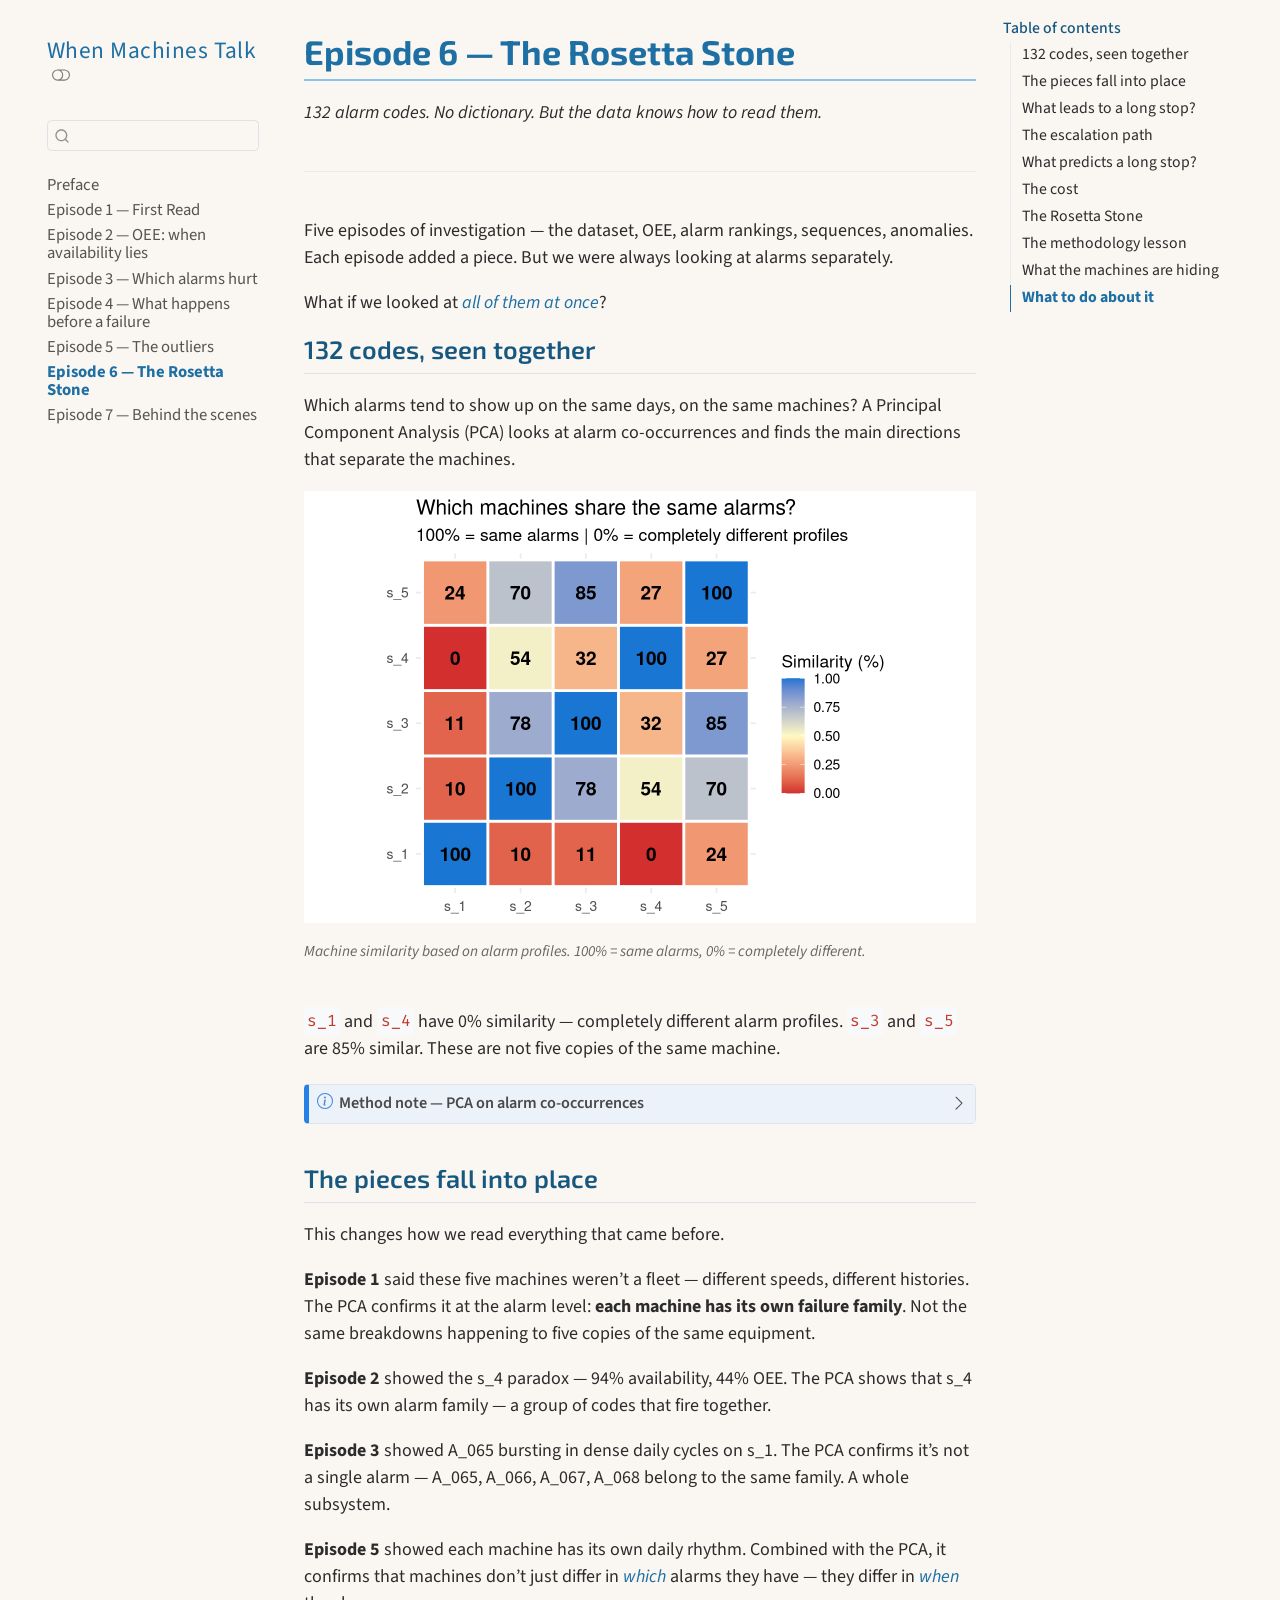
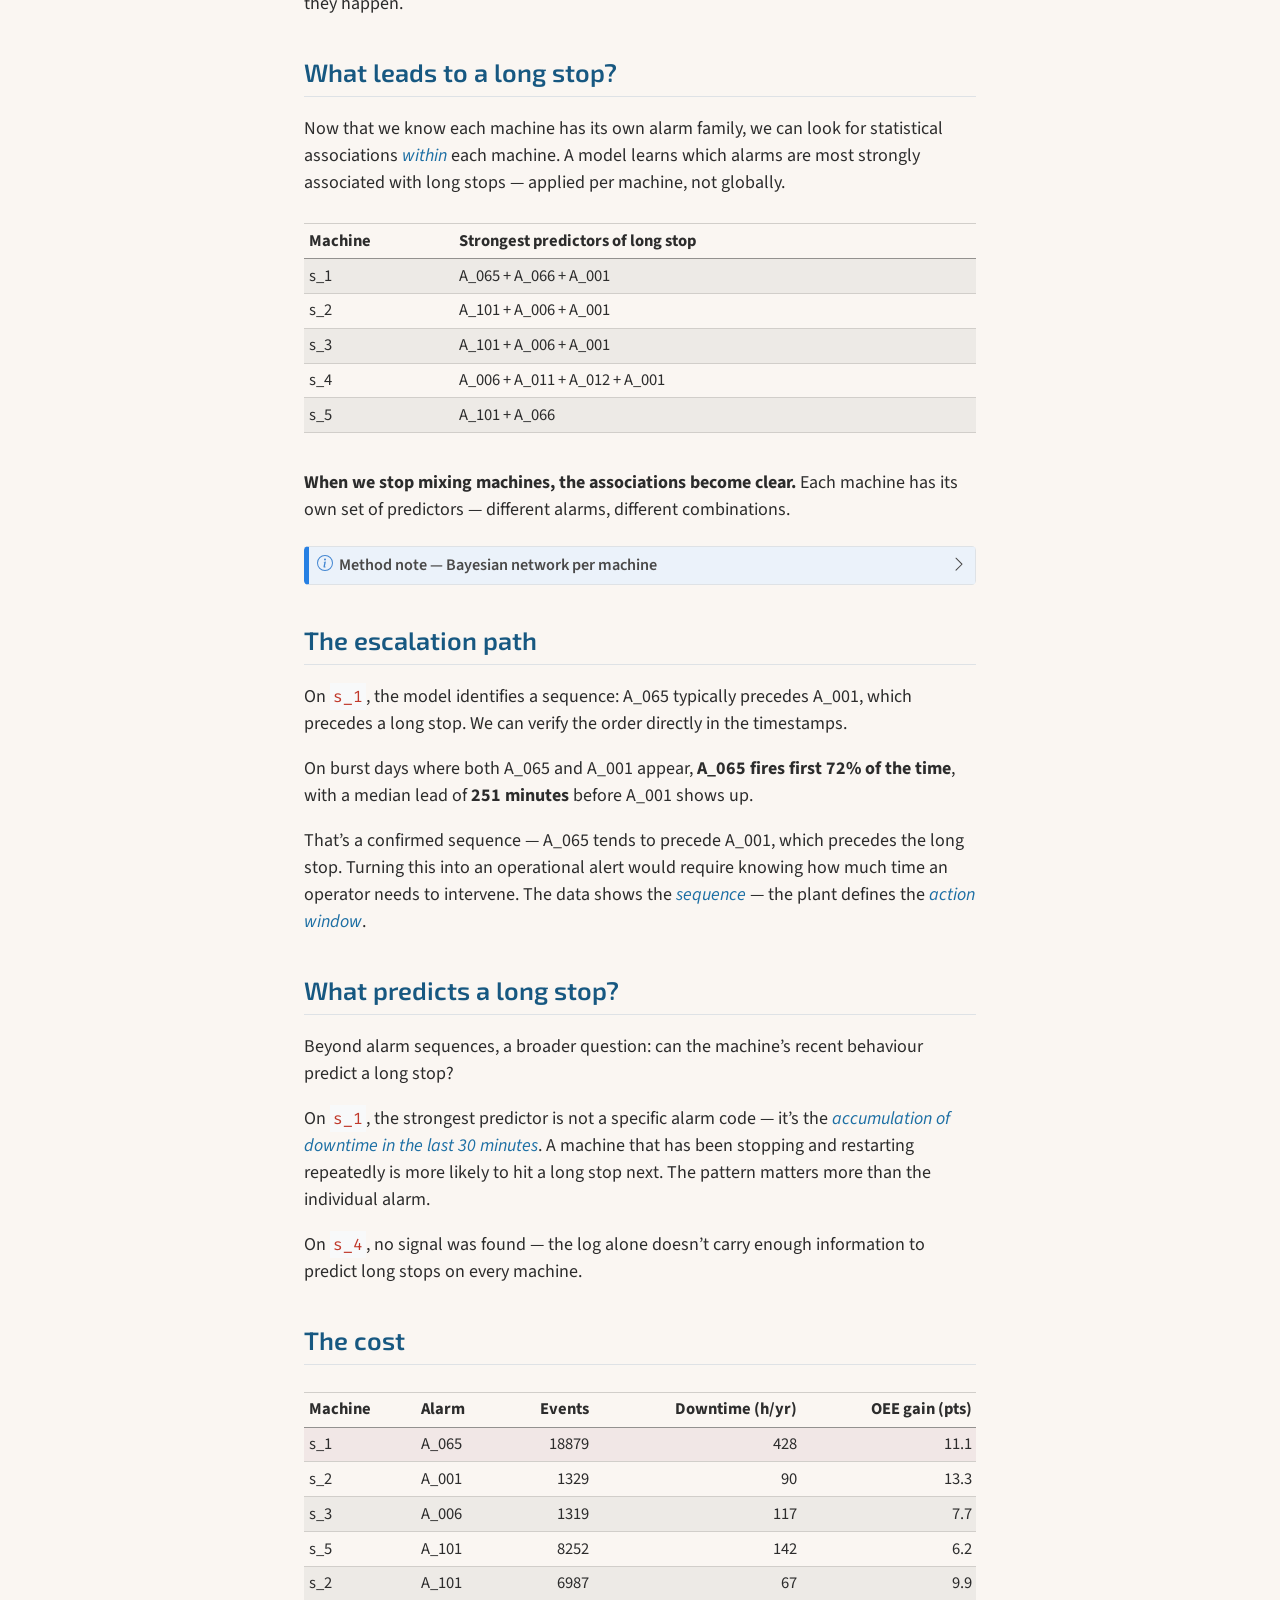
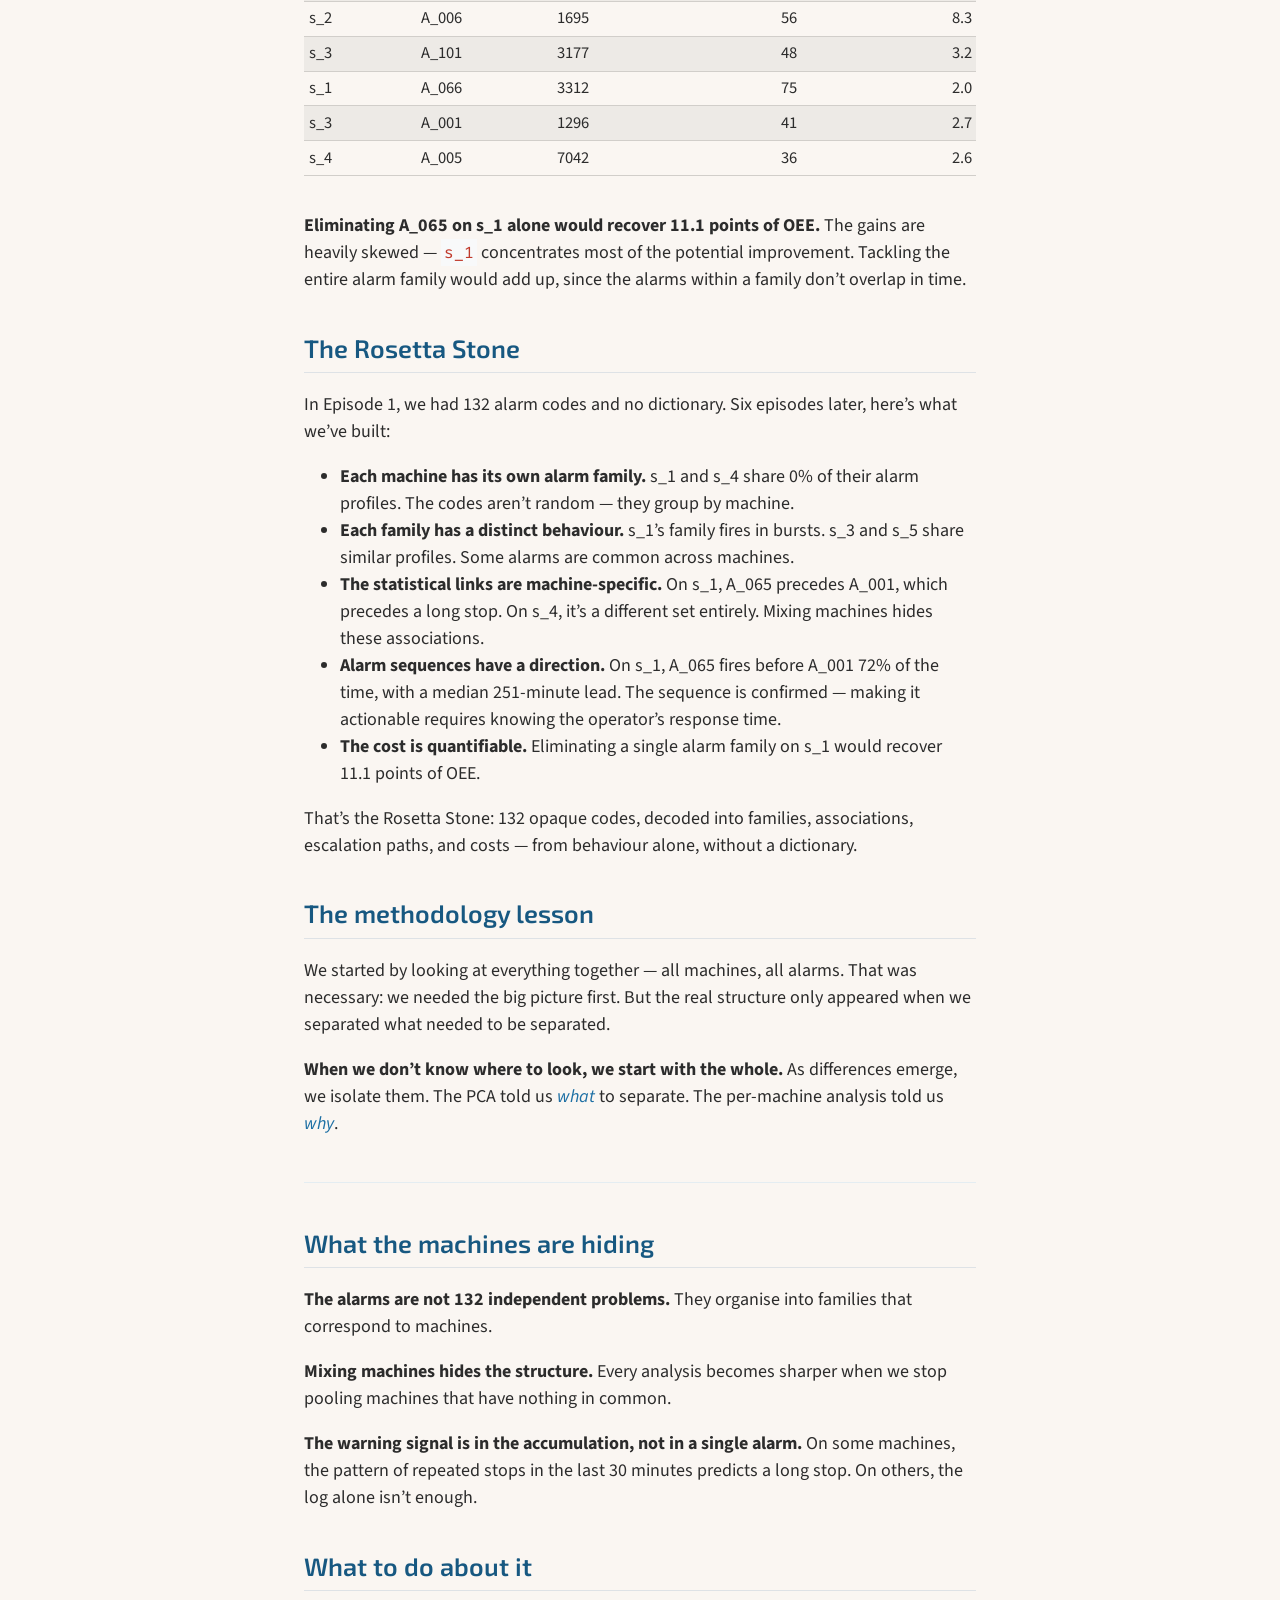
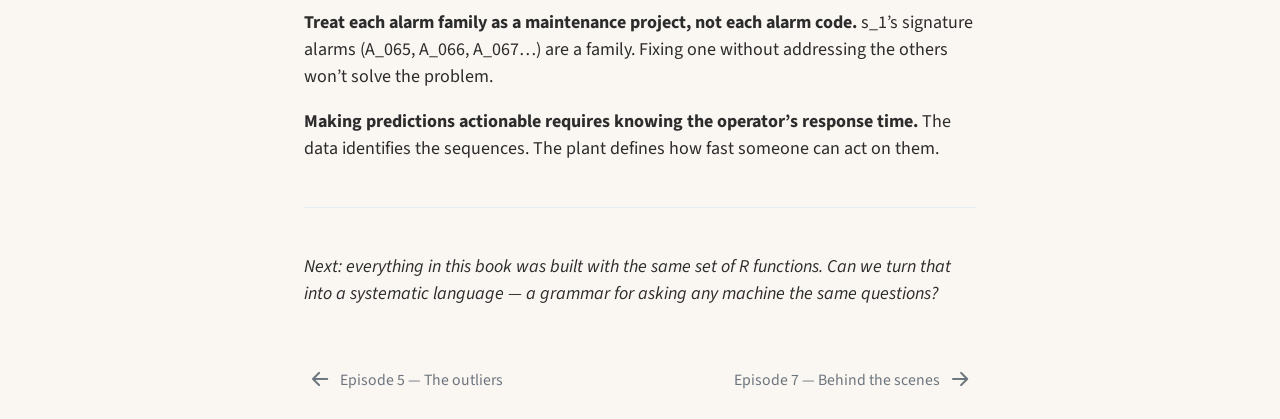
<file: 06-rosetta.html>
<!DOCTYPE html>
<html xmlns="http://www.w3.org/1999/xhtml" lang="en" xml:lang="en"><head>

<meta charset="utf-8">
<meta name="generator" content="quarto-1.6.41">

<meta name="viewport" content="width=device-width, initial-scale=1.0, user-scalable=yes">


<title>Episode 6 — The Rosetta Stone – When Machines Talk</title>
<style>
code{white-space: pre-wrap;}
span.smallcaps{font-variant: small-caps;}
div.columns{display: flex; gap: min(4vw, 1.5em);}
div.column{flex: auto; overflow-x: auto;}
div.hanging-indent{margin-left: 1.5em; text-indent: -1.5em;}
ul.task-list{list-style: none;}
ul.task-list li input[type="checkbox"] {
  width: 0.8em;
  margin: 0 0.8em 0.2em -1em; /* quarto-specific, see https://github.com/quarto-dev/quarto-cli/issues/4556 */ 
  vertical-align: middle;
}
</style>


<script src="site_libs/quarto-nav/quarto-nav.js"></script>
<script src="site_libs/quarto-nav/headroom.min.js"></script>
<script src="site_libs/clipboard/clipboard.min.js"></script>
<script src="site_libs/quarto-search/autocomplete.umd.js"></script>
<script src="site_libs/quarto-search/fuse.min.js"></script>
<script src="site_libs/quarto-search/quarto-search.js"></script>
<meta name="quarto:offset" content="./">
<link href="./07-behind.html" rel="next">
<link href="./05-anomalies.html" rel="prev">
<script src="site_libs/quarto-html/quarto.js"></script>
<script src="site_libs/quarto-html/popper.min.js"></script>
<script src="site_libs/quarto-html/tippy.umd.min.js"></script>
<script src="site_libs/quarto-html/anchor.min.js"></script>
<link href="site_libs/quarto-html/tippy.css" rel="stylesheet">
<link href="site_libs/quarto-html/quarto-syntax-highlighting-aa2654fe58760f7680546e4c0aeca13b.css" rel="stylesheet" class="quarto-color-scheme" id="quarto-text-highlighting-styles">
<link href="site_libs/quarto-html/quarto-syntax-highlighting-dark-2927b89d1c5b00a272bf0e0415547af3.css" rel="prefetch" class="quarto-color-scheme quarto-color-alternate" id="quarto-text-highlighting-styles">
<script src="site_libs/bootstrap/bootstrap.min.js"></script>
<link href="site_libs/bootstrap/bootstrap-icons.css" rel="stylesheet">
<link href="site_libs/bootstrap/bootstrap-caf077fe0cfdc3c3492c397b8c263dcc.min.css" rel="stylesheet" append-hash="true" class="quarto-color-scheme" id="quarto-bootstrap" data-mode="light">
<link href="site_libs/bootstrap/bootstrap-dark-f315ca9c578ae3ac9e7f3140540d428d.min.css" rel="prefetch" append-hash="true" class="quarto-color-scheme quarto-color-alternate" id="quarto-bootstrap" data-mode="light">
<script id="quarto-search-options" type="application/json">{
  "location": "sidebar",
  "copy-button": false,
  "collapse-after": 3,
  "panel-placement": "start",
  "type": "textbox",
  "limit": 50,
  "keyboard-shortcut": [
    "f",
    "/",
    "s"
  ],
  "show-item-context": false,
  "language": {
    "search-no-results-text": "No results",
    "search-matching-documents-text": "matching documents",
    "search-copy-link-title": "Copy link to search",
    "search-hide-matches-text": "Hide additional matches",
    "search-more-match-text": "more match in this document",
    "search-more-matches-text": "more matches in this document",
    "search-clear-button-title": "Clear",
    "search-text-placeholder": "",
    "search-detached-cancel-button-title": "Cancel",
    "search-submit-button-title": "Submit",
    "search-label": "Search"
  }
}</script>
<script src="site_libs/kePrint-0.0.1/kePrint.js"></script>
<link href="site_libs/lightable-0.0.1/lightable.css" rel="stylesheet">


</head>

<body class="nav-sidebar floating">

<div id="quarto-search-results"></div>
  <header id="quarto-header" class="headroom fixed-top">
  <nav class="quarto-secondary-nav">
    <div class="container-fluid d-flex">
      <button type="button" class="quarto-btn-toggle btn" data-bs-toggle="collapse" role="button" data-bs-target=".quarto-sidebar-collapse-item" aria-controls="quarto-sidebar" aria-expanded="false" aria-label="Toggle sidebar navigation" onclick="if (window.quartoToggleHeadroom) { window.quartoToggleHeadroom(); }">
        <i class="bi bi-layout-text-sidebar-reverse"></i>
      </button>
        <nav class="quarto-page-breadcrumbs" aria-label="breadcrumb"><ol class="breadcrumb"><li class="breadcrumb-item"><a href="./06-rosetta.html"><span class="chapter-title">Episode 6 — The Rosetta Stone</span></a></li></ol></nav>
        <a class="flex-grow-1" role="navigation" data-bs-toggle="collapse" data-bs-target=".quarto-sidebar-collapse-item" aria-controls="quarto-sidebar" aria-expanded="false" aria-label="Toggle sidebar navigation" onclick="if (window.quartoToggleHeadroom) { window.quartoToggleHeadroom(); }">      
        </a>
      <button type="button" class="btn quarto-search-button" aria-label="Search" onclick="window.quartoOpenSearch();">
        <i class="bi bi-search"></i>
      </button>
    </div>
  </nav>
</header>
<!-- content -->
<div id="quarto-content" class="quarto-container page-columns page-rows-contents page-layout-article">
<!-- sidebar -->
  <nav id="quarto-sidebar" class="sidebar collapse collapse-horizontal quarto-sidebar-collapse-item sidebar-navigation floating overflow-auto">
    <div class="pt-lg-2 mt-2 text-left sidebar-header">
    <div class="sidebar-title mb-0 py-0">
      <a href="./">When Machines Talk</a> 
        <div class="sidebar-tools-main">
  <a href="" class="quarto-color-scheme-toggle quarto-navigation-tool  px-1" onclick="window.quartoToggleColorScheme(); return false;" title="Toggle dark mode"><i class="bi"></i></a>
</div>
    </div>
      </div>
        <div class="mt-2 flex-shrink-0 align-items-center">
        <div class="sidebar-search">
        <div id="quarto-search" class="" title="Search"></div>
        </div>
        </div>
    <div class="sidebar-menu-container"> 
    <ul class="list-unstyled mt-1">
        <li class="sidebar-item">
  <div class="sidebar-item-container"> 
  <a href="./index.html" class="sidebar-item-text sidebar-link">
 <span class="menu-text">Preface</span></a>
  </div>
</li>
        <li class="sidebar-item">
  <div class="sidebar-item-container"> 
  <a href="./01-dataset.html" class="sidebar-item-text sidebar-link"><span class="chapter-title">Episode 1 — First Read</span></a>
  </div>
</li>
        <li class="sidebar-item">
  <div class="sidebar-item-container"> 
  <a href="./02-oee.html" class="sidebar-item-text sidebar-link"><span class="chapter-title">Episode 2 — OEE: when availability lies</span></a>
  </div>
</li>
        <li class="sidebar-item">
  <div class="sidebar-item-container"> 
  <a href="./03-alarms.html" class="sidebar-item-text sidebar-link"><span class="chapter-title">Episode 3 — Which alarms hurt</span></a>
  </div>
</li>
        <li class="sidebar-item">
  <div class="sidebar-item-container"> 
  <a href="./04-sequences.html" class="sidebar-item-text sidebar-link"><span class="chapter-title">Episode 4 — What happens before a failure</span></a>
  </div>
</li>
        <li class="sidebar-item">
  <div class="sidebar-item-container"> 
  <a href="./05-anomalies.html" class="sidebar-item-text sidebar-link"><span class="chapter-title">Episode 5 — The outliers</span></a>
  </div>
</li>
        <li class="sidebar-item">
  <div class="sidebar-item-container"> 
  <a href="./06-rosetta.html" class="sidebar-item-text sidebar-link active"><span class="chapter-title">Episode 6 — The Rosetta Stone</span></a>
  </div>
</li>
        <li class="sidebar-item">
  <div class="sidebar-item-container"> 
  <a href="./07-behind.html" class="sidebar-item-text sidebar-link"><span class="chapter-title">Episode 7 — Behind the scenes</span></a>
  </div>
</li>
    </ul>
    </div>
</nav>
<div id="quarto-sidebar-glass" class="quarto-sidebar-collapse-item" data-bs-toggle="collapse" data-bs-target=".quarto-sidebar-collapse-item"></div>
<!-- margin-sidebar -->
    <div id="quarto-margin-sidebar" class="sidebar margin-sidebar">
        <nav id="TOC" role="doc-toc" class="toc-active">
    <h2 id="toc-title">Table of contents</h2>
   
  <ul class="collapse">
  <li><a href="#codes-seen-together" id="toc-codes-seen-together" class="nav-link active" data-scroll-target="#codes-seen-together">132 codes, seen together</a></li>
  <li><a href="#the-pieces-fall-into-place" id="toc-the-pieces-fall-into-place" class="nav-link" data-scroll-target="#the-pieces-fall-into-place">The pieces fall into place</a></li>
  <li><a href="#what-leads-to-a-long-stop" id="toc-what-leads-to-a-long-stop" class="nav-link" data-scroll-target="#what-leads-to-a-long-stop">What leads to a long stop?</a></li>
  <li><a href="#the-escalation-path" id="toc-the-escalation-path" class="nav-link" data-scroll-target="#the-escalation-path">The escalation path</a></li>
  <li><a href="#what-predicts-a-long-stop" id="toc-what-predicts-a-long-stop" class="nav-link" data-scroll-target="#what-predicts-a-long-stop">What predicts a long stop?</a></li>
  <li><a href="#the-cost" id="toc-the-cost" class="nav-link" data-scroll-target="#the-cost">The cost</a></li>
  <li><a href="#the-rosetta-stone" id="toc-the-rosetta-stone" class="nav-link" data-scroll-target="#the-rosetta-stone">The Rosetta Stone</a></li>
  <li><a href="#the-methodology-lesson" id="toc-the-methodology-lesson" class="nav-link" data-scroll-target="#the-methodology-lesson">The methodology lesson</a></li>
  <li><a href="#what-the-machines-are-hiding" id="toc-what-the-machines-are-hiding" class="nav-link" data-scroll-target="#what-the-machines-are-hiding">What the machines are hiding</a></li>
  <li><a href="#what-to-do-about-it" id="toc-what-to-do-about-it" class="nav-link" data-scroll-target="#what-to-do-about-it">What to do about it</a></li>
  </ul>
</nav>
    </div>
<!-- main -->
<main class="content" id="quarto-document-content">

<header id="title-block-header" class="quarto-title-block default">
<div class="quarto-title">
<h1 class="title"><span class="chapter-title">Episode 6 — The Rosetta Stone</span></h1>
</div>



<div class="quarto-title-meta">

    
  
    
  </div>
  


</header>


<p><em>132 alarm codes. No dictionary. But the data knows how to read them.</em></p>
<hr>
<p>Five episodes of investigation — the dataset, OEE, alarm rankings, sequences, anomalies. Each episode added a piece. But we were always looking at alarms separately.</p>
<p>What if we looked at <span class="accent">all of them at once</span>?</p>
<section id="codes-seen-together" class="level2">
<h2 class="anchored" data-anchor-id="codes-seen-together">132 codes, seen together</h2>
<p>Which alarms tend to show up on the same days, on the same machines? A Principal Component Analysis (PCA) looks at alarm co-occurrences and finds the main directions that separate the machines.</p>
<div class="cell">
<div class="cell-output-display">
<div class="quarto-figure quarto-figure-center">
<figure class="figure">
<p><img src="06-rosetta_files/figure-html/pca-machines-1.png" class="img-fluid figure-img" width="672"></p>
<figcaption>Machine similarity based on alarm profiles. 100% = same alarms, 0% = completely different.</figcaption>
</figure>
</div>
</div>
</div>
<p><code>s_1</code> and <code>s_4</code> have 0% similarity — completely different alarm profiles. <code>s_3</code> and <code>s_5</code> are 85% similar. These are not five copies of the same machine.</p>
<div class="callout callout-style-default callout-note callout-titled" title="Method note — PCA on alarm co-occurrences">
<div class="callout-header d-flex align-content-center" data-bs-toggle="collapse" data-bs-target=".callout-1-contents" aria-controls="callout-1" aria-expanded="false" aria-label="Toggle callout">
<div class="callout-icon-container">
<i class="callout-icon"></i>
</div>
<div class="callout-title-container flex-fill">
Method note — PCA on alarm co-occurrences
</div>
<div class="callout-btn-toggle d-inline-block border-0 py-1 ps-1 pe-0 float-end"><i class="callout-toggle"></i></div>
</div>
<div id="callout-1" class="callout-1-contents callout-collapse collapse">
<div class="callout-body-container callout-body">
<p>For each day and machine, we record which alarms were present (yes/no). PCA finds the directions in this data that best separate the machines. The similarity score measures how much two machines share the same alarm behaviour — 100% means identical profiles, 0% means nothing in common.</p>
</div>
</div>
</div>
</section>
<section id="the-pieces-fall-into-place" class="level2">
<h2 class="anchored" data-anchor-id="the-pieces-fall-into-place">The pieces fall into place</h2>
<p>This changes how we read everything that came before.</p>
<p><strong>Episode 1</strong> said these five machines weren’t a fleet — different speeds, different histories. The PCA confirms it at the alarm level: <strong>each machine has its own failure family</strong>. Not the same breakdowns happening to five copies of the same equipment.</p>
<p><strong>Episode 2</strong> showed the s_4 paradox — 94% availability, 44% OEE. The PCA shows that s_4 has its own alarm family — a group of codes that fire together.</p>
<p><strong>Episode 3</strong> showed A_065 bursting in dense daily cycles on s_1. The PCA confirms it’s not a single alarm — A_065, A_066, A_067, A_068 belong to the same family. A whole subsystem.</p>
<p><strong>Episode 5</strong> showed each machine has its own daily rhythm. Combined with the PCA, it confirms that machines don’t just differ in <span class="accent">which</span> alarms they have — they differ in <span class="accent">when</span> they happen.</p>
</section>
<section id="what-leads-to-a-long-stop" class="level2">
<h2 class="anchored" data-anchor-id="what-leads-to-a-long-stop">What leads to a long stop?</h2>
<p>Now that we know each machine has its own alarm family, we can look for statistical associations <span class="accent">within</span> each machine. A model learns which alarms are most strongly associated with long stops — applied per machine, not globally.</p>
<div class="cell">
<div class="cell-output-display">
<table class="table table-striped table-hover caption-top table-sm small" data-quarto-postprocess="true">
<thead>
<tr class="header">
<th style="text-align: left;" data-quarto-table-cell-role="th">Machine</th>
<th style="text-align: left;" data-quarto-table-cell-role="th">Strongest predictors of long stop</th>
</tr>
</thead>
<tbody>
<tr class="odd">
<td style="text-align: left;">s_1</td>
<td style="text-align: left;">A_065 + A_066 + A_001</td>
</tr>
<tr class="even">
<td style="text-align: left;">s_2</td>
<td style="text-align: left;">A_101 + A_006 + A_001</td>
</tr>
<tr class="odd">
<td style="text-align: left;">s_3</td>
<td style="text-align: left;">A_101 + A_006 + A_001</td>
</tr>
<tr class="even">
<td style="text-align: left;">s_4</td>
<td style="text-align: left;">A_006 + A_011 + A_012 + A_001</td>
</tr>
<tr class="odd">
<td style="text-align: left;">s_5</td>
<td style="text-align: left;">A_101 + A_066</td>
</tr>
</tbody>
</table>


</div>
</div>
<p><strong>When we stop mixing machines, the associations become clear.</strong> Each machine has its own set of predictors — different alarms, different combinations.</p>
<div class="callout callout-style-default callout-note callout-titled" title="Method note — Bayesian network per machine">
<div class="callout-header d-flex align-content-center" data-bs-toggle="collapse" data-bs-target=".callout-2-contents" aria-controls="callout-2" aria-expanded="false" aria-label="Toggle callout">
<div class="callout-icon-container">
<i class="callout-icon"></i>
</div>
<div class="callout-title-container flex-fill">
Method note — Bayesian network per machine
</div>
<div class="callout-btn-toggle d-inline-block border-0 py-1 ps-1 pe-0 float-end"><i class="callout-toggle"></i></div>
</div>
<div id="callout-2" class="callout-2-contents callout-collapse collapse">
<div class="callout-body-container callout-body">
<p>Learns which alarms are most strongly associated with long stops. Applied per machine instead of globally, the noise from other machines disappears and the structural links emerge.</p>
</div>
</div>
</div>
</section>
<section id="the-escalation-path" class="level2">
<h2 class="anchored" data-anchor-id="the-escalation-path">The escalation path</h2>
<p>On <code>s_1</code>, the model identifies a sequence: A_065 typically precedes A_001, which precedes a long stop. We can verify the order directly in the timestamps.</p>
<p>On burst days where both A_065 and A_001 appear, <strong>A_065 fires first 72% of the time</strong>, with a median lead of <strong>251 minutes</strong> before A_001 shows up.</p>
<p>That’s a confirmed sequence — A_065 tends to precede A_001, which precedes the long stop. Turning this into an operational alert would require knowing how much time an operator needs to intervene. The data shows the <span class="accent">sequence</span> — the plant defines the <span class="accent">action window</span>.</p>
</section>
<section id="what-predicts-a-long-stop" class="level2">
<h2 class="anchored" data-anchor-id="what-predicts-a-long-stop">What predicts a long stop?</h2>
<p>Beyond alarm sequences, a broader question: can the machine’s recent behaviour predict a long stop?</p>
<p>On <code>s_1</code>, the strongest predictor is not a specific alarm code — it’s the <span class="accent">accumulation of downtime in the last 30 minutes</span>. A machine that has been stopping and restarting repeatedly is more likely to hit a long stop next. The pattern matters more than the individual alarm.</p>
<p>On <code>s_4</code>, no signal was found — the log alone doesn’t carry enough information to predict long stops on every machine.</p>
</section>
<section id="the-cost" class="level2">
<h2 class="anchored" data-anchor-id="the-cost">The cost</h2>
<div class="cell">
<div class="cell-output-display">
<table class="table table-striped table-hover caption-top table-sm small" data-quarto-postprocess="true">
<thead>
<tr class="header">
<th style="text-align: left;" data-quarto-table-cell-role="th">Machine</th>
<th style="text-align: left;" data-quarto-table-cell-role="th">Alarm</th>
<th style="text-align: right;" data-quarto-table-cell-role="th">Events</th>
<th style="text-align: right;" data-quarto-table-cell-role="th">Downtime (h/yr)</th>
<th style="text-align: right;" data-quarto-table-cell-role="th">OEE gain (pts)</th>
</tr>
</thead>
<tbody>
<tr class="odd">
<td style="text-align: left; background-color: rgba(254, 243, 242, 255) !important;">s_1</td>
<td style="text-align: left; background-color: rgba(254, 243, 242, 255) !important;">A_065</td>
<td style="text-align: right; background-color: rgba(254, 243, 242, 255) !important;">18879</td>
<td style="text-align: right; background-color: rgba(254, 243, 242, 255) !important;">428</td>
<td style="text-align: right; background-color: rgba(254, 243, 242, 255) !important;">11.1</td>
</tr>
<tr class="even">
<td style="text-align: left;">s_2</td>
<td style="text-align: left;">A_001</td>
<td style="text-align: right;">1329</td>
<td style="text-align: right;">90</td>
<td style="text-align: right;">13.3</td>
</tr>
<tr class="odd">
<td style="text-align: left;">s_3</td>
<td style="text-align: left;">A_006</td>
<td style="text-align: right;">1319</td>
<td style="text-align: right;">117</td>
<td style="text-align: right;">7.7</td>
</tr>
<tr class="even">
<td style="text-align: left;">s_5</td>
<td style="text-align: left;">A_101</td>
<td style="text-align: right;">8252</td>
<td style="text-align: right;">142</td>
<td style="text-align: right;">6.2</td>
</tr>
<tr class="odd">
<td style="text-align: left;">s_2</td>
<td style="text-align: left;">A_101</td>
<td style="text-align: right;">6987</td>
<td style="text-align: right;">67</td>
<td style="text-align: right;">9.9</td>
</tr>
<tr class="even">
<td style="text-align: left;">s_2</td>
<td style="text-align: left;">A_006</td>
<td style="text-align: right;">1695</td>
<td style="text-align: right;">56</td>
<td style="text-align: right;">8.3</td>
</tr>
<tr class="odd">
<td style="text-align: left;">s_3</td>
<td style="text-align: left;">A_101</td>
<td style="text-align: right;">3177</td>
<td style="text-align: right;">48</td>
<td style="text-align: right;">3.2</td>
</tr>
<tr class="even">
<td style="text-align: left;">s_1</td>
<td style="text-align: left;">A_066</td>
<td style="text-align: right;">3312</td>
<td style="text-align: right;">75</td>
<td style="text-align: right;">2.0</td>
</tr>
<tr class="odd">
<td style="text-align: left;">s_3</td>
<td style="text-align: left;">A_001</td>
<td style="text-align: right;">1296</td>
<td style="text-align: right;">41</td>
<td style="text-align: right;">2.7</td>
</tr>
<tr class="even">
<td style="text-align: left;">s_4</td>
<td style="text-align: left;">A_005</td>
<td style="text-align: right;">7042</td>
<td style="text-align: right;">36</td>
<td style="text-align: right;">2.6</td>
</tr>
</tbody>
</table>


</div>
</div>
<p><strong>Eliminating A_065 on s_1 alone would recover 11.1 points of OEE.</strong> The gains are heavily skewed — <code>s_1</code> concentrates most of the potential improvement. Tackling the entire alarm family would add up, since the alarms within a family don’t overlap in time.</p>
</section>
<section id="the-rosetta-stone" class="level2">
<h2 class="anchored" data-anchor-id="the-rosetta-stone">The Rosetta Stone</h2>
<p>In Episode 1, we had 132 alarm codes and no dictionary. Six episodes later, here’s what we’ve built:</p>
<ul>
<li><strong>Each machine has its own alarm family.</strong> s_1 and s_4 share 0% of their alarm profiles. The codes aren’t random — they group by machine.</li>
<li><strong>Each family has a distinct behaviour.</strong> s_1’s family fires in bursts. s_3 and s_5 share similar profiles. Some alarms are common across machines.</li>
<li><strong>The statistical links are machine-specific.</strong> On s_1, A_065 precedes A_001, which precedes a long stop. On s_4, it’s a different set entirely. Mixing machines hides these associations.</li>
<li><strong>Alarm sequences have a direction.</strong> On s_1, A_065 fires before A_001 72% of the time, with a median 251-minute lead. The sequence is confirmed — making it actionable requires knowing the operator’s response time.</li>
<li><strong>The cost is quantifiable.</strong> Eliminating a single alarm family on s_1 would recover 11.1 points of OEE.</li>
</ul>
<p>That’s the Rosetta Stone: 132 opaque codes, decoded into families, associations, escalation paths, and costs — from behaviour alone, without a dictionary.</p>
</section>
<section id="the-methodology-lesson" class="level2">
<h2 class="anchored" data-anchor-id="the-methodology-lesson">The methodology lesson</h2>
<p>We started by looking at everything together — all machines, all alarms. That was necessary: we needed the big picture first. But the real structure only appeared when we separated what needed to be separated.</p>
<p><strong>When we don’t know where to look, we start with the whole.</strong> As differences emerge, we isolate them. The PCA told us <span class="accent">what</span> to separate. The per-machine analysis told us <span class="accent">why</span>.</p>
<hr>
</section>
<section id="what-the-machines-are-hiding" class="level2">
<h2 class="anchored" data-anchor-id="what-the-machines-are-hiding">What the machines are hiding</h2>
<p><strong>The alarms are not 132 independent problems.</strong> They organise into families that correspond to machines.</p>
<p><strong>Mixing machines hides the structure.</strong> Every analysis becomes sharper when we stop pooling machines that have nothing in common.</p>
<p><strong>The warning signal is in the accumulation, not in a single alarm.</strong> On some machines, the pattern of repeated stops in the last 30 minutes predicts a long stop. On others, the log alone isn’t enough.</p>
</section>
<section id="what-to-do-about-it" class="level2">
<h2 class="anchored" data-anchor-id="what-to-do-about-it">What to do about it</h2>
<p><strong>Treat each alarm family as a maintenance project, not each alarm code.</strong> s_1’s signature alarms (A_065, A_066, A_067…) are a family. Fixing one without addressing the others won’t solve the problem.</p>
<p><strong>Making predictions actionable requires knowing the operator’s response time.</strong> The data identifies the sequences. The plant defines how fast someone can act on them.</p>
<hr>
<p><em>Next: everything in this book was built with the same set of R functions. Can we turn that into a systematic language — a grammar for asking any machine the same questions?</em></p>


</section>

</main> <!-- /main -->
<script id="quarto-html-after-body" type="application/javascript">
window.document.addEventListener("DOMContentLoaded", function (event) {
  const toggleBodyColorMode = (bsSheetEl) => {
    const mode = bsSheetEl.getAttribute("data-mode");
    const bodyEl = window.document.querySelector("body");
    if (mode === "dark") {
      bodyEl.classList.add("quarto-dark");
      bodyEl.classList.remove("quarto-light");
    } else {
      bodyEl.classList.add("quarto-light");
      bodyEl.classList.remove("quarto-dark");
    }
  }
  const toggleBodyColorPrimary = () => {
    const bsSheetEl = window.document.querySelector("link#quarto-bootstrap");
    if (bsSheetEl) {
      toggleBodyColorMode(bsSheetEl);
    }
  }
  toggleBodyColorPrimary();  
  const disableStylesheet = (stylesheets) => {
    for (let i=0; i < stylesheets.length; i++) {
      const stylesheet = stylesheets[i];
      stylesheet.rel = 'prefetch';
    }
  }
  const enableStylesheet = (stylesheets) => {
    for (let i=0; i < stylesheets.length; i++) {
      const stylesheet = stylesheets[i];
      stylesheet.rel = 'stylesheet';
    }
  }
  const manageTransitions = (selector, allowTransitions) => {
    const els = window.document.querySelectorAll(selector);
    for (let i=0; i < els.length; i++) {
      const el = els[i];
      if (allowTransitions) {
        el.classList.remove('notransition');
      } else {
        el.classList.add('notransition');
      }
    }
  }
  const toggleGiscusIfUsed = (isAlternate, darkModeDefault) => {
    const baseTheme = document.querySelector('#giscus-base-theme')?.value ?? 'light';
    const alternateTheme = document.querySelector('#giscus-alt-theme')?.value ?? 'dark';
    let newTheme = '';
    if(darkModeDefault) {
      newTheme = isAlternate ? baseTheme : alternateTheme;
    } else {
      newTheme = isAlternate ? alternateTheme : baseTheme;
    }
    const changeGiscusTheme = () => {
      // From: https://github.com/giscus/giscus/issues/336
      const sendMessage = (message) => {
        const iframe = document.querySelector('iframe.giscus-frame');
        if (!iframe) return;
        iframe.contentWindow.postMessage({ giscus: message }, 'https://giscus.app');
      }
      sendMessage({
        setConfig: {
          theme: newTheme
        }
      });
    }
    const isGiscussLoaded = window.document.querySelector('iframe.giscus-frame') !== null;
    if (isGiscussLoaded) {
      changeGiscusTheme();
    }
  }
  const toggleColorMode = (alternate) => {
    // Switch the stylesheets
    const alternateStylesheets = window.document.querySelectorAll('link.quarto-color-scheme.quarto-color-alternate');
    manageTransitions('#quarto-margin-sidebar .nav-link', false);
    if (alternate) {
      enableStylesheet(alternateStylesheets);
      for (const sheetNode of alternateStylesheets) {
        if (sheetNode.id === "quarto-bootstrap") {
          toggleBodyColorMode(sheetNode);
        }
      }
    } else {
      disableStylesheet(alternateStylesheets);
      toggleBodyColorPrimary();
    }
    manageTransitions('#quarto-margin-sidebar .nav-link', true);
    // Switch the toggles
    const toggles = window.document.querySelectorAll('.quarto-color-scheme-toggle');
    for (let i=0; i < toggles.length; i++) {
      const toggle = toggles[i];
      if (toggle) {
        if (alternate) {
          toggle.classList.add("alternate");     
        } else {
          toggle.classList.remove("alternate");
        }
      }
    }
    // Hack to workaround the fact that safari doesn't
    // properly recolor the scrollbar when toggling (#1455)
    if (navigator.userAgent.indexOf('Safari') > 0 && navigator.userAgent.indexOf('Chrome') == -1) {
      manageTransitions("body", false);
      window.scrollTo(0, 1);
      setTimeout(() => {
        window.scrollTo(0, 0);
        manageTransitions("body", true);
      }, 40);  
    }
  }
  const isFileUrl = () => { 
    return window.location.protocol === 'file:';
  }
  const hasAlternateSentinel = () => {  
    let styleSentinel = getColorSchemeSentinel();
    if (styleSentinel !== null) {
      return styleSentinel === "alternate";
    } else {
      return false;
    }
  }
  const setStyleSentinel = (alternate) => {
    const value = alternate ? "alternate" : "default";
    if (!isFileUrl()) {
      window.localStorage.setItem("quarto-color-scheme", value);
    } else {
      localAlternateSentinel = value;
    }
  }
  const getColorSchemeSentinel = () => {
    if (!isFileUrl()) {
      const storageValue = window.localStorage.getItem("quarto-color-scheme");
      return storageValue != null ? storageValue : localAlternateSentinel;
    } else {
      return localAlternateSentinel;
    }
  }
  const darkModeDefault = false;
  let localAlternateSentinel = darkModeDefault ? 'alternate' : 'default';
  // Dark / light mode switch
  window.quartoToggleColorScheme = () => {
    // Read the current dark / light value 
    let toAlternate = !hasAlternateSentinel();
    toggleColorMode(toAlternate);
    setStyleSentinel(toAlternate);
    toggleGiscusIfUsed(toAlternate, darkModeDefault);
  };
  // Ensure there is a toggle, if there isn't float one in the top right
  if (window.document.querySelector('.quarto-color-scheme-toggle') === null) {
    const a = window.document.createElement('a');
    a.classList.add('top-right');
    a.classList.add('quarto-color-scheme-toggle');
    a.href = "";
    a.onclick = function() { try { window.quartoToggleColorScheme(); } catch {} return false; };
    const i = window.document.createElement("i");
    i.classList.add('bi');
    a.appendChild(i);
    window.document.body.appendChild(a);
  }
  // Switch to dark mode if need be
  if (hasAlternateSentinel()) {
    toggleColorMode(true);
  } else {
    toggleColorMode(false);
  }
  const icon = "";
  const anchorJS = new window.AnchorJS();
  anchorJS.options = {
    placement: 'right',
    icon: icon
  };
  anchorJS.add('.anchored');
  const isCodeAnnotation = (el) => {
    for (const clz of el.classList) {
      if (clz.startsWith('code-annotation-')) {                     
        return true;
      }
    }
    return false;
  }
  const onCopySuccess = function(e) {
    // button target
    const button = e.trigger;
    // don't keep focus
    button.blur();
    // flash "checked"
    button.classList.add('code-copy-button-checked');
    var currentTitle = button.getAttribute("title");
    button.setAttribute("title", "Copied!");
    let tooltip;
    if (window.bootstrap) {
      button.setAttribute("data-bs-toggle", "tooltip");
      button.setAttribute("data-bs-placement", "left");
      button.setAttribute("data-bs-title", "Copied!");
      tooltip = new bootstrap.Tooltip(button, 
        { trigger: "manual", 
          customClass: "code-copy-button-tooltip",
          offset: [0, -8]});
      tooltip.show();    
    }
    setTimeout(function() {
      if (tooltip) {
        tooltip.hide();
        button.removeAttribute("data-bs-title");
        button.removeAttribute("data-bs-toggle");
        button.removeAttribute("data-bs-placement");
      }
      button.setAttribute("title", currentTitle);
      button.classList.remove('code-copy-button-checked');
    }, 1000);
    // clear code selection
    e.clearSelection();
  }
  const getTextToCopy = function(trigger) {
      const codeEl = trigger.previousElementSibling.cloneNode(true);
      for (const childEl of codeEl.children) {
        if (isCodeAnnotation(childEl)) {
          childEl.remove();
        }
      }
      return codeEl.innerText;
  }
  const clipboard = new window.ClipboardJS('.code-copy-button:not([data-in-quarto-modal])', {
    text: getTextToCopy
  });
  clipboard.on('success', onCopySuccess);
  if (window.document.getElementById('quarto-embedded-source-code-modal')) {
    const clipboardModal = new window.ClipboardJS('.code-copy-button[data-in-quarto-modal]', {
      text: getTextToCopy,
      container: window.document.getElementById('quarto-embedded-source-code-modal')
    });
    clipboardModal.on('success', onCopySuccess);
  }
    var localhostRegex = new RegExp(/^(?:http|https):\/\/localhost\:?[0-9]*\//);
    var mailtoRegex = new RegExp(/^mailto:/);
      var filterRegex = new RegExp('/' + window.location.host + '/');
    var isInternal = (href) => {
        return filterRegex.test(href) || localhostRegex.test(href) || mailtoRegex.test(href);
    }
    // Inspect non-navigation links and adorn them if external
 	var links = window.document.querySelectorAll('a[href]:not(.nav-link):not(.navbar-brand):not(.toc-action):not(.sidebar-link):not(.sidebar-item-toggle):not(.pagination-link):not(.no-external):not([aria-hidden]):not(.dropdown-item):not(.quarto-navigation-tool):not(.about-link)');
    for (var i=0; i<links.length; i++) {
      const link = links[i];
      if (!isInternal(link.href)) {
        // undo the damage that might have been done by quarto-nav.js in the case of
        // links that we want to consider external
        if (link.dataset.originalHref !== undefined) {
          link.href = link.dataset.originalHref;
        }
      }
    }
  function tippyHover(el, contentFn, onTriggerFn, onUntriggerFn) {
    const config = {
      allowHTML: true,
      maxWidth: 500,
      delay: 100,
      arrow: false,
      appendTo: function(el) {
          return el.parentElement;
      },
      interactive: true,
      interactiveBorder: 10,
      theme: 'quarto',
      placement: 'bottom-start',
    };
    if (contentFn) {
      config.content = contentFn;
    }
    if (onTriggerFn) {
      config.onTrigger = onTriggerFn;
    }
    if (onUntriggerFn) {
      config.onUntrigger = onUntriggerFn;
    }
    window.tippy(el, config); 
  }
  const noterefs = window.document.querySelectorAll('a[role="doc-noteref"]');
  for (var i=0; i<noterefs.length; i++) {
    const ref = noterefs[i];
    tippyHover(ref, function() {
      // use id or data attribute instead here
      let href = ref.getAttribute('data-footnote-href') || ref.getAttribute('href');
      try { href = new URL(href).hash; } catch {}
      const id = href.replace(/^#\/?/, "");
      const note = window.document.getElementById(id);
      if (note) {
        return note.innerHTML;
      } else {
        return "";
      }
    });
  }
  const xrefs = window.document.querySelectorAll('a.quarto-xref');
  const processXRef = (id, note) => {
    // Strip column container classes
    const stripColumnClz = (el) => {
      el.classList.remove("page-full", "page-columns");
      if (el.children) {
        for (const child of el.children) {
          stripColumnClz(child);
        }
      }
    }
    stripColumnClz(note)
    if (id === null || id.startsWith('sec-')) {
      // Special case sections, only their first couple elements
      const container = document.createElement("div");
      if (note.children && note.children.length > 2) {
        container.appendChild(note.children[0].cloneNode(true));
        for (let i = 1; i < note.children.length; i++) {
          const child = note.children[i];
          if (child.tagName === "P" && child.innerText === "") {
            continue;
          } else {
            container.appendChild(child.cloneNode(true));
            break;
          }
        }
        if (window.Quarto?.typesetMath) {
          window.Quarto.typesetMath(container);
        }
        return container.innerHTML
      } else {
        if (window.Quarto?.typesetMath) {
          window.Quarto.typesetMath(note);
        }
        return note.innerHTML;
      }
    } else {
      // Remove any anchor links if they are present
      const anchorLink = note.querySelector('a.anchorjs-link');
      if (anchorLink) {
        anchorLink.remove();
      }
      if (window.Quarto?.typesetMath) {
        window.Quarto.typesetMath(note);
      }
      if (note.classList.contains("callout")) {
        return note.outerHTML;
      } else {
        return note.innerHTML;
      }
    }
  }
  for (var i=0; i<xrefs.length; i++) {
    const xref = xrefs[i];
    tippyHover(xref, undefined, function(instance) {
      instance.disable();
      let url = xref.getAttribute('href');
      let hash = undefined; 
      if (url.startsWith('#')) {
        hash = url;
      } else {
        try { hash = new URL(url).hash; } catch {}
      }
      if (hash) {
        const id = hash.replace(/^#\/?/, "");
        const note = window.document.getElementById(id);
        if (note !== null) {
          try {
            const html = processXRef(id, note.cloneNode(true));
            instance.setContent(html);
          } finally {
            instance.enable();
            instance.show();
          }
        } else {
          // See if we can fetch this
          fetch(url.split('#')[0])
          .then(res => res.text())
          .then(html => {
            const parser = new DOMParser();
            const htmlDoc = parser.parseFromString(html, "text/html");
            const note = htmlDoc.getElementById(id);
            if (note !== null) {
              const html = processXRef(id, note);
              instance.setContent(html);
            } 
          }).finally(() => {
            instance.enable();
            instance.show();
          });
        }
      } else {
        // See if we can fetch a full url (with no hash to target)
        // This is a special case and we should probably do some content thinning / targeting
        fetch(url)
        .then(res => res.text())
        .then(html => {
          const parser = new DOMParser();
          const htmlDoc = parser.parseFromString(html, "text/html");
          const note = htmlDoc.querySelector('main.content');
          if (note !== null) {
            // This should only happen for chapter cross references
            // (since there is no id in the URL)
            // remove the first header
            if (note.children.length > 0 && note.children[0].tagName === "HEADER") {
              note.children[0].remove();
            }
            const html = processXRef(null, note);
            instance.setContent(html);
          } 
        }).finally(() => {
          instance.enable();
          instance.show();
        });
      }
    }, function(instance) {
    });
  }
      let selectedAnnoteEl;
      const selectorForAnnotation = ( cell, annotation) => {
        let cellAttr = 'data-code-cell="' + cell + '"';
        let lineAttr = 'data-code-annotation="' +  annotation + '"';
        const selector = 'span[' + cellAttr + '][' + lineAttr + ']';
        return selector;
      }
      const selectCodeLines = (annoteEl) => {
        const doc = window.document;
        const targetCell = annoteEl.getAttribute("data-target-cell");
        const targetAnnotation = annoteEl.getAttribute("data-target-annotation");
        const annoteSpan = window.document.querySelector(selectorForAnnotation(targetCell, targetAnnotation));
        const lines = annoteSpan.getAttribute("data-code-lines").split(",");
        const lineIds = lines.map((line) => {
          return targetCell + "-" + line;
        })
        let top = null;
        let height = null;
        let parent = null;
        if (lineIds.length > 0) {
            //compute the position of the single el (top and bottom and make a div)
            const el = window.document.getElementById(lineIds[0]);
            top = el.offsetTop;
            height = el.offsetHeight;
            parent = el.parentElement.parentElement;
          if (lineIds.length > 1) {
            const lastEl = window.document.getElementById(lineIds[lineIds.length - 1]);
            const bottom = lastEl.offsetTop + lastEl.offsetHeight;
            height = bottom - top;
          }
          if (top !== null && height !== null && parent !== null) {
            // cook up a div (if necessary) and position it 
            let div = window.document.getElementById("code-annotation-line-highlight");
            if (div === null) {
              div = window.document.createElement("div");
              div.setAttribute("id", "code-annotation-line-highlight");
              div.style.position = 'absolute';
              parent.appendChild(div);
            }
            div.style.top = top - 2 + "px";
            div.style.height = height + 4 + "px";
            div.style.left = 0;
            let gutterDiv = window.document.getElementById("code-annotation-line-highlight-gutter");
            if (gutterDiv === null) {
              gutterDiv = window.document.createElement("div");
              gutterDiv.setAttribute("id", "code-annotation-line-highlight-gutter");
              gutterDiv.style.position = 'absolute';
              const codeCell = window.document.getElementById(targetCell);
              const gutter = codeCell.querySelector('.code-annotation-gutter');
              gutter.appendChild(gutterDiv);
            }
            gutterDiv.style.top = top - 2 + "px";
            gutterDiv.style.height = height + 4 + "px";
          }
          selectedAnnoteEl = annoteEl;
        }
      };
      const unselectCodeLines = () => {
        const elementsIds = ["code-annotation-line-highlight", "code-annotation-line-highlight-gutter"];
        elementsIds.forEach((elId) => {
          const div = window.document.getElementById(elId);
          if (div) {
            div.remove();
          }
        });
        selectedAnnoteEl = undefined;
      };
        // Handle positioning of the toggle
    window.addEventListener(
      "resize",
      throttle(() => {
        elRect = undefined;
        if (selectedAnnoteEl) {
          selectCodeLines(selectedAnnoteEl);
        }
      }, 10)
    );
    function throttle(fn, ms) {
    let throttle = false;
    let timer;
      return (...args) => {
        if(!throttle) { // first call gets through
            fn.apply(this, args);
            throttle = true;
        } else { // all the others get throttled
            if(timer) clearTimeout(timer); // cancel #2
            timer = setTimeout(() => {
              fn.apply(this, args);
              timer = throttle = false;
            }, ms);
        }
      };
    }
      // Attach click handler to the DT
      const annoteDls = window.document.querySelectorAll('dt[data-target-cell]');
      for (const annoteDlNode of annoteDls) {
        annoteDlNode.addEventListener('click', (event) => {
          const clickedEl = event.target;
          if (clickedEl !== selectedAnnoteEl) {
            unselectCodeLines();
            const activeEl = window.document.querySelector('dt[data-target-cell].code-annotation-active');
            if (activeEl) {
              activeEl.classList.remove('code-annotation-active');
            }
            selectCodeLines(clickedEl);
            clickedEl.classList.add('code-annotation-active');
          } else {
            // Unselect the line
            unselectCodeLines();
            clickedEl.classList.remove('code-annotation-active');
          }
        });
      }
  const findCites = (el) => {
    const parentEl = el.parentElement;
    if (parentEl) {
      const cites = parentEl.dataset.cites;
      if (cites) {
        return {
          el,
          cites: cites.split(' ')
        };
      } else {
        return findCites(el.parentElement)
      }
    } else {
      return undefined;
    }
  };
  var bibliorefs = window.document.querySelectorAll('a[role="doc-biblioref"]');
  for (var i=0; i<bibliorefs.length; i++) {
    const ref = bibliorefs[i];
    const citeInfo = findCites(ref);
    if (citeInfo) {
      tippyHover(citeInfo.el, function() {
        var popup = window.document.createElement('div');
        citeInfo.cites.forEach(function(cite) {
          var citeDiv = window.document.createElement('div');
          citeDiv.classList.add('hanging-indent');
          citeDiv.classList.add('csl-entry');
          var biblioDiv = window.document.getElementById('ref-' + cite);
          if (biblioDiv) {
            citeDiv.innerHTML = biblioDiv.innerHTML;
          }
          popup.appendChild(citeDiv);
        });
        return popup.innerHTML;
      });
    }
  }
});
</script>
<nav class="page-navigation">
  <div class="nav-page nav-page-previous">
      <a href="./05-anomalies.html" class="pagination-link" aria-label="Episode 5 — The outliers">
        <i class="bi bi-arrow-left-short"></i> <span class="nav-page-text"><span class="chapter-title">Episode 5 — The outliers</span></span>
      </a>          
  </div>
  <div class="nav-page nav-page-next">
      <a href="./07-behind.html" class="pagination-link" aria-label="Episode 7 — Behind the scenes">
        <span class="nav-page-text"><span class="chapter-title">Episode 7 — Behind the scenes</span></span> <i class="bi bi-arrow-right-short"></i>
      </a>
  </div>
</nav>
</div> <!-- /content -->




</body></html>
</file>
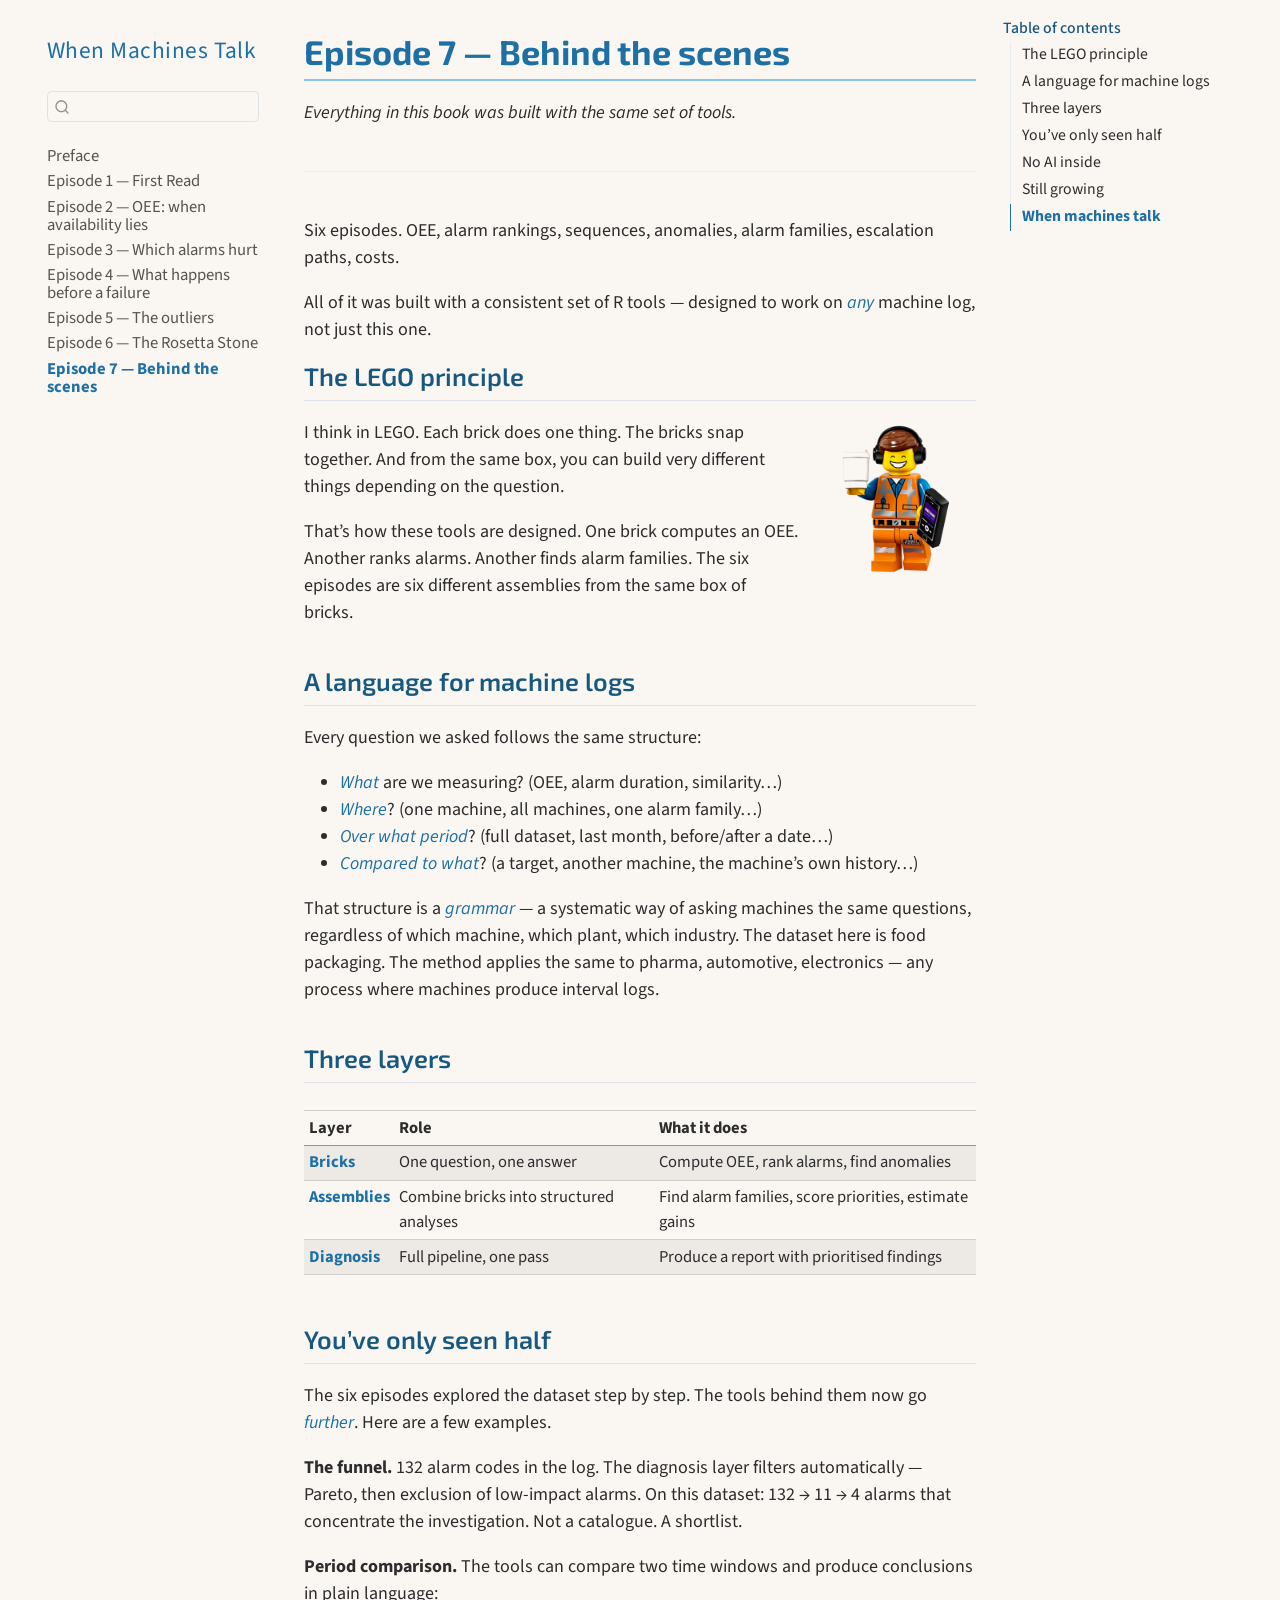
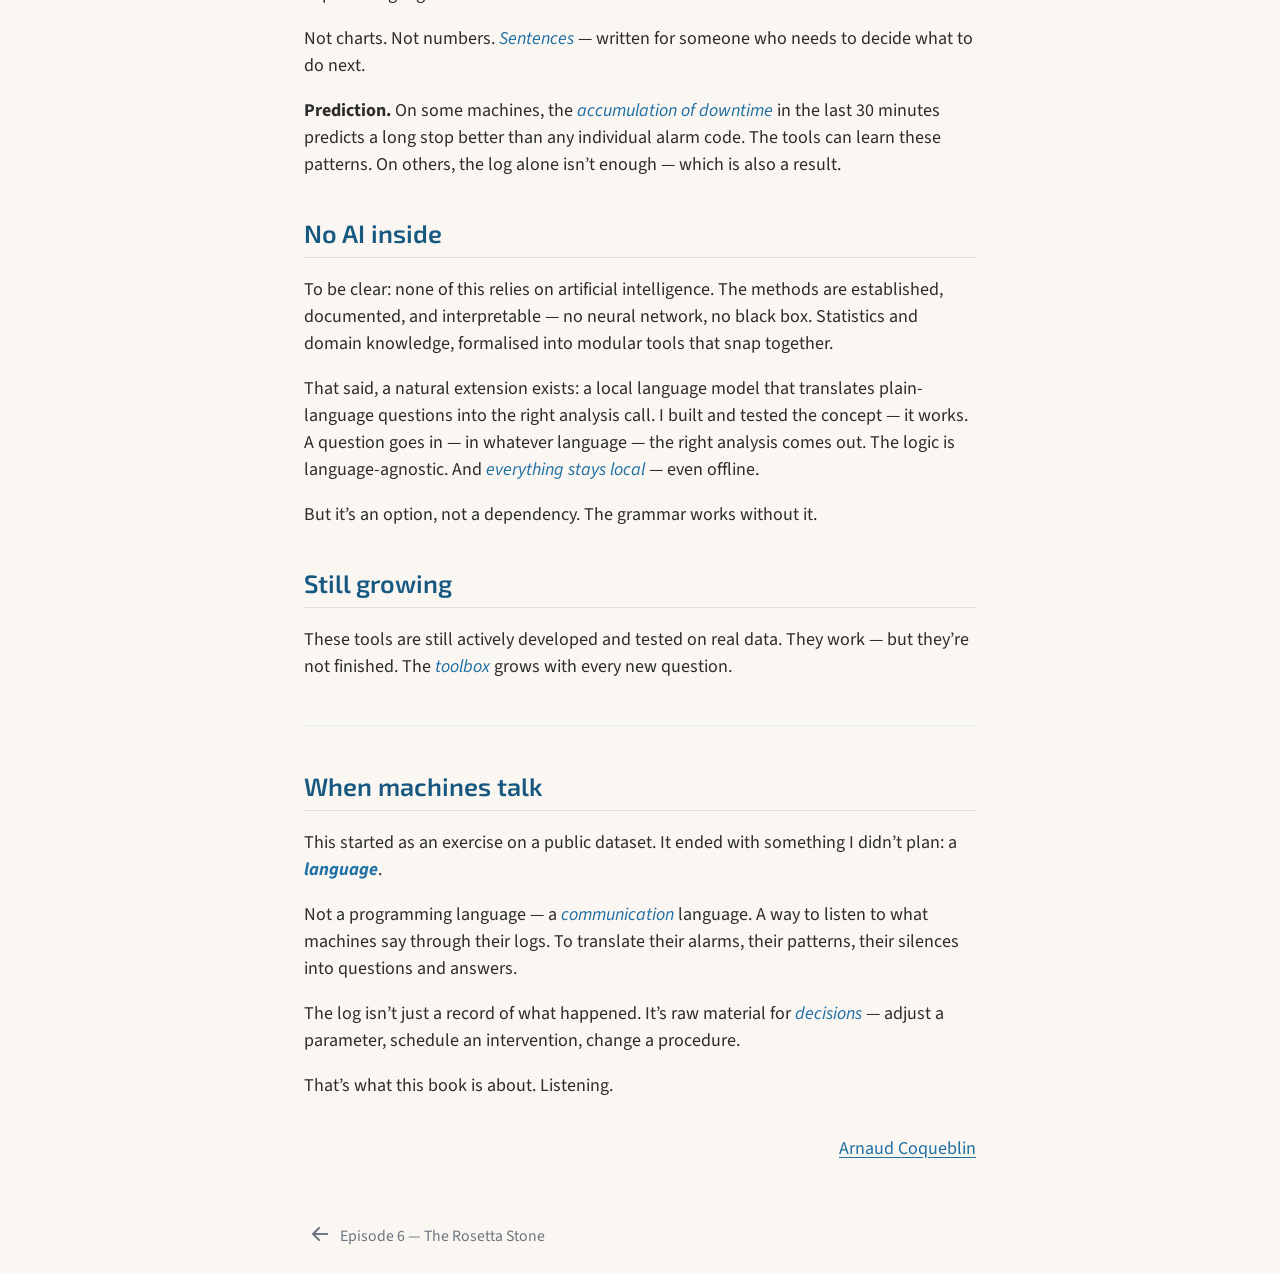
<file: 07-behind.html>
<!DOCTYPE html>
<html xmlns="http://www.w3.org/1999/xhtml" lang="en" xml:lang="en"><head>

<meta charset="utf-8">
<meta name="generator" content="quarto-1.6.41">

<meta name="viewport" content="width=device-width, initial-scale=1.0, user-scalable=yes">


<title>Episode 7 — Behind the scenes – When Machines Talk</title>
<style>
code{white-space: pre-wrap;}
span.smallcaps{font-variant: small-caps;}
div.columns{display: flex; gap: min(4vw, 1.5em);}
div.column{flex: auto; overflow-x: auto;}
div.hanging-indent{margin-left: 1.5em; text-indent: -1.5em;}
ul.task-list{list-style: none;}
ul.task-list li input[type="checkbox"] {
  width: 0.8em;
  margin: 0 0.8em 0.2em -1em; /* quarto-specific, see https://github.com/quarto-dev/quarto-cli/issues/4556 */ 
  vertical-align: middle;
}
</style>


<script src="site_libs/quarto-nav/quarto-nav.js"></script>
<script src="site_libs/quarto-nav/headroom.min.js"></script>
<script src="site_libs/clipboard/clipboard.min.js"></script>
<script src="site_libs/quarto-search/autocomplete.umd.js"></script>
<script src="site_libs/quarto-search/fuse.min.js"></script>
<script src="site_libs/quarto-search/quarto-search.js"></script>
<meta name="quarto:offset" content="./">
<link href="./06-rosetta.html" rel="prev">
<script src="site_libs/quarto-html/quarto.js"></script>
<script src="site_libs/quarto-html/popper.min.js"></script>
<script src="site_libs/quarto-html/tippy.umd.min.js"></script>
<script src="site_libs/quarto-html/anchor.min.js"></script>
<link href="site_libs/quarto-html/tippy.css" rel="stylesheet">
<link href="site_libs/quarto-html/quarto-syntax-highlighting-aa2654fe58760f7680546e4c0aeca13b.css" rel="stylesheet" id="quarto-text-highlighting-styles">
<script src="site_libs/bootstrap/bootstrap.min.js"></script>
<link href="site_libs/bootstrap/bootstrap-icons.css" rel="stylesheet">
<link href="site_libs/bootstrap/bootstrap-bbab809c1555cb353d5132e038941fc3.min.css" rel="stylesheet" append-hash="true" id="quarto-bootstrap" data-mode="light">
<script id="quarto-search-options" type="application/json">{
  "location": "sidebar",
  "copy-button": false,
  "collapse-after": 3,
  "panel-placement": "start",
  "type": "textbox",
  "limit": 50,
  "keyboard-shortcut": [
    "f",
    "/",
    "s"
  ],
  "show-item-context": false,
  "language": {
    "search-no-results-text": "No results",
    "search-matching-documents-text": "matching documents",
    "search-copy-link-title": "Copy link to search",
    "search-hide-matches-text": "Hide additional matches",
    "search-more-match-text": "more match in this document",
    "search-more-matches-text": "more matches in this document",
    "search-clear-button-title": "Clear",
    "search-text-placeholder": "",
    "search-detached-cancel-button-title": "Cancel",
    "search-submit-button-title": "Submit",
    "search-label": "Search"
  }
}</script>
<script src="site_libs/kePrint-0.0.1/kePrint.js"></script>
<link href="site_libs/lightable-0.0.1/lightable.css" rel="stylesheet">


</head>

<body class="nav-sidebar floating">

<div id="quarto-search-results"></div>
  <header id="quarto-header" class="headroom fixed-top">
  <nav class="quarto-secondary-nav">
    <div class="container-fluid d-flex">
      <button type="button" class="quarto-btn-toggle btn" data-bs-toggle="collapse" role="button" data-bs-target=".quarto-sidebar-collapse-item" aria-controls="quarto-sidebar" aria-expanded="false" aria-label="Toggle sidebar navigation" onclick="if (window.quartoToggleHeadroom) { window.quartoToggleHeadroom(); }">
        <i class="bi bi-layout-text-sidebar-reverse"></i>
      </button>
        <nav class="quarto-page-breadcrumbs" aria-label="breadcrumb"><ol class="breadcrumb"><li class="breadcrumb-item"><a href="./07-behind.html"><span class="chapter-title">Episode 7 — Behind the scenes</span></a></li></ol></nav>
        <a class="flex-grow-1" role="navigation" data-bs-toggle="collapse" data-bs-target=".quarto-sidebar-collapse-item" aria-controls="quarto-sidebar" aria-expanded="false" aria-label="Toggle sidebar navigation" onclick="if (window.quartoToggleHeadroom) { window.quartoToggleHeadroom(); }">      
        </a>
      <button type="button" class="btn quarto-search-button" aria-label="Search" onclick="window.quartoOpenSearch();">
        <i class="bi bi-search"></i>
      </button>
    </div>
  </nav>
</header>
<!-- content -->
<div id="quarto-content" class="quarto-container page-columns page-rows-contents page-layout-article">
<!-- sidebar -->
  <nav id="quarto-sidebar" class="sidebar collapse collapse-horizontal quarto-sidebar-collapse-item sidebar-navigation floating overflow-auto">
    <div class="pt-lg-2 mt-2 text-left sidebar-header">
    <div class="sidebar-title mb-0 py-0">
      <a href="./">When Machines Talk</a> 
    </div>
      </div>
        <div class="mt-2 flex-shrink-0 align-items-center">
        <div class="sidebar-search">
        <div id="quarto-search" class="" title="Search"></div>
        </div>
        </div>
    <div class="sidebar-menu-container"> 
    <ul class="list-unstyled mt-1">
        <li class="sidebar-item">
  <div class="sidebar-item-container"> 
  <a href="./index.html" class="sidebar-item-text sidebar-link">
 <span class="menu-text">Preface</span></a>
  </div>
</li>
        <li class="sidebar-item">
  <div class="sidebar-item-container"> 
  <a href="./01-dataset.html" class="sidebar-item-text sidebar-link"><span class="chapter-title">Episode 1 — First Read</span></a>
  </div>
</li>
        <li class="sidebar-item">
  <div class="sidebar-item-container"> 
  <a href="./02-oee.html" class="sidebar-item-text sidebar-link"><span class="chapter-title">Episode 2 — OEE: when availability lies</span></a>
  </div>
</li>
        <li class="sidebar-item">
  <div class="sidebar-item-container"> 
  <a href="./03-alarms.html" class="sidebar-item-text sidebar-link"><span class="chapter-title">Episode 3 — Which alarms hurt</span></a>
  </div>
</li>
        <li class="sidebar-item">
  <div class="sidebar-item-container"> 
  <a href="./04-sequences.html" class="sidebar-item-text sidebar-link"><span class="chapter-title">Episode 4 — What happens before a failure</span></a>
  </div>
</li>
        <li class="sidebar-item">
  <div class="sidebar-item-container"> 
  <a href="./05-anomalies.html" class="sidebar-item-text sidebar-link"><span class="chapter-title">Episode 5 — The outliers</span></a>
  </div>
</li>
        <li class="sidebar-item">
  <div class="sidebar-item-container"> 
  <a href="./06-rosetta.html" class="sidebar-item-text sidebar-link"><span class="chapter-title">Episode 6 — The Rosetta Stone</span></a>
  </div>
</li>
        <li class="sidebar-item">
  <div class="sidebar-item-container"> 
  <a href="./07-behind.html" class="sidebar-item-text sidebar-link active"><span class="chapter-title">Episode 7 — Behind the scenes</span></a>
  </div>
</li>
    </ul>
    </div>
</nav>
<div id="quarto-sidebar-glass" class="quarto-sidebar-collapse-item" data-bs-toggle="collapse" data-bs-target=".quarto-sidebar-collapse-item"></div>
<!-- margin-sidebar -->
    <div id="quarto-margin-sidebar" class="sidebar margin-sidebar">
        <nav id="TOC" role="doc-toc" class="toc-active">
    <h2 id="toc-title">Table of contents</h2>
   
  <ul class="collapse">
  <li><a href="#the-lego-principle" id="toc-the-lego-principle" class="nav-link active" data-scroll-target="#the-lego-principle">The LEGO principle</a></li>
  <li><a href="#a-language-for-machine-logs" id="toc-a-language-for-machine-logs" class="nav-link" data-scroll-target="#a-language-for-machine-logs">A language for machine logs</a></li>
  <li><a href="#three-layers" id="toc-three-layers" class="nav-link" data-scroll-target="#three-layers">Three layers</a></li>
  <li><a href="#youve-only-seen-half" id="toc-youve-only-seen-half" class="nav-link" data-scroll-target="#youve-only-seen-half">You’ve only seen half</a></li>
  <li><a href="#no-ai-inside" id="toc-no-ai-inside" class="nav-link" data-scroll-target="#no-ai-inside">No AI inside</a></li>
  <li><a href="#still-growing" id="toc-still-growing" class="nav-link" data-scroll-target="#still-growing">Still growing</a></li>
  <li><a href="#when-machines-talk" id="toc-when-machines-talk" class="nav-link" data-scroll-target="#when-machines-talk">When machines talk</a></li>
  </ul>
</nav>
    </div>
<!-- main -->
<main class="content" id="quarto-document-content">

<header id="title-block-header" class="quarto-title-block default">
<div class="quarto-title">
<h1 class="title"><span class="chapter-title">Episode 7 — Behind the scenes</span></h1>
</div>



<div class="quarto-title-meta">

    
  
    
  </div>
  


</header>


<p><em>Everything in this book was built with the same set of tools.</em></p>
<hr>
<p>Six episodes. OEE, alarm rankings, sequences, anomalies, alarm families, escalation paths, costs.</p>
<p>All of it was built with a consistent set of R tools — designed to work on <span class="accent">any</span> machine log, not just this one.</p>
<section id="the-lego-principle" class="level2">
<h2 class="anchored" data-anchor-id="the-lego-principle">The LEGO principle</h2>
<p><img src="./images/emmet.png" class="img-fluid" style="float: right; margin-left: 1rem; margin-bottom: 0.5rem;" width="160"></p>
<p>I think in LEGO. Each brick does one thing. The bricks snap together. And from the same box, you can build very different things depending on the question.</p>
<p>That’s how these tools are designed. One brick computes an OEE. Another ranks alarms. Another finds alarm families. The six episodes are six different assemblies from the same box of bricks.</p>
</section>
<section id="a-language-for-machine-logs" class="level2">
<h2 class="anchored" data-anchor-id="a-language-for-machine-logs">A language for machine logs</h2>
<p>Every question we asked follows the same structure:</p>
<ul>
<li><span class="accent">What</span> are we measuring? (OEE, alarm duration, similarity…)</li>
<li><span class="accent">Where</span>? (one machine, all machines, one alarm family…)</li>
<li><span class="accent">Over what period</span>? (full dataset, last month, before/after a date…)</li>
<li><span class="accent">Compared to what</span>? (a target, another machine, the machine’s own history…)</li>
</ul>
<p>That structure is a <span class="accent">grammar</span> — a systematic way of asking machines the same questions, regardless of which machine, which plant, which industry. The dataset here is food packaging. The method applies the same to pharma, automotive, electronics — any process where machines produce interval logs.</p>
</section>
<section id="three-layers" class="level2">
<h2 class="anchored" data-anchor-id="three-layers">Three layers</h2>
<div class="cell">
<div class="cell-output-display">
<table class="table table-striped table-hover caption-top table-sm small" data-quarto-postprocess="true">
<thead>
<tr class="header">
<th style="text-align: left;" data-quarto-table-cell-role="th">Layer</th>
<th style="text-align: left;" data-quarto-table-cell-role="th">Role</th>
<th style="text-align: left;" data-quarto-table-cell-role="th">What it does</th>
</tr>
</thead>
<tbody>
<tr class="odd">
<td style="text-align: left; font-weight: bold; color: rgba(29, 111, 164, 255) !important;">Bricks</td>
<td style="text-align: left;">One question, one answer</td>
<td style="text-align: left;">Compute OEE, rank alarms, find anomalies</td>
</tr>
<tr class="even">
<td style="text-align: left; font-weight: bold; color: rgba(29, 111, 164, 255) !important;">Assemblies</td>
<td style="text-align: left;">Combine bricks into structured analyses</td>
<td style="text-align: left;">Find alarm families, score priorities, estimate gains</td>
</tr>
<tr class="odd">
<td style="text-align: left; font-weight: bold; color: rgba(29, 111, 164, 255) !important;">Diagnosis</td>
<td style="text-align: left;">Full pipeline, one pass</td>
<td style="text-align: left;">Produce a report with prioritised findings</td>
</tr>
</tbody>
</table>


</div>
</div>
</section>
<section id="youve-only-seen-half" class="level2">
<h2 class="anchored" data-anchor-id="youve-only-seen-half">You’ve only seen half</h2>
<p>The six episodes explored the dataset step by step. The tools behind them now go <span class="accent">further</span>. Here are a few examples.</p>
<p><strong>The funnel.</strong> 132 alarm codes in the log. The diagnosis layer filters automatically — Pareto, then exclusion of low-impact alarms. On this dataset: 132 → 11 → 4 alarms that concentrate the investigation. Not a catalogue. A shortlist.</p>
<p><strong>Period comparison.</strong> The tools can compare two time windows and produce conclusions in plain language:</p>
<p>Not charts. Not numbers. <span class="accent">Sentences</span> — written for someone who needs to decide what to do next.</p>
<p><strong>Prediction.</strong> On some machines, the <span class="accent">accumulation of downtime</span> in the last 30 minutes predicts a long stop better than any individual alarm code. The tools can learn these patterns. On others, the log alone isn’t enough — which is also a result.</p>
</section>
<section id="no-ai-inside" class="level2">
<h2 class="anchored" data-anchor-id="no-ai-inside">No AI inside</h2>
<p>To be clear: none of this relies on artificial intelligence. The methods are established, documented, and interpretable — no neural network, no black box. Statistics and domain knowledge, formalised into modular tools that snap together.</p>
<p>That said, a natural extension exists: a local language model that translates plain-language questions into the right analysis call. I built and tested the concept — it works. A question goes in — in whatever language — the right analysis comes out. The logic is language-agnostic. And <span class="accent">everything stays local</span> — even offline.</p>
<p>But it’s an option, not a dependency. The grammar works without it.</p>
</section>
<section id="still-growing" class="level2">
<h2 class="anchored" data-anchor-id="still-growing">Still growing</h2>
<p>These tools are still actively developed and tested on real data. They work — but they’re not finished. The <span class="accent">toolbox</span> grows with every new question.</p>
<hr>
</section>
<section id="when-machines-talk" class="level2">
<h2 class="anchored" data-anchor-id="when-machines-talk">When machines talk</h2>
<p>This started as an exercise on a public dataset. It ended with something I didn’t plan: a <span class="accent"><strong>language</strong></span>.</p>
<p>Not a programming language — a <span class="accent">communication</span> language. A way to listen to what machines say through their logs. To translate their alarms, their patterns, their silences into questions and answers.</p>
<p>The log isn’t just a record of what happened. It’s raw material for <span class="accent">decisions</span> — adjust a parameter, schedule an intervention, change a procedure.</p>
<p>That’s what this book is about. Listening.</p>
<div style="text-align: right; margin-top: 2rem;">
<p><a href="https://www.linkedin.com/in/ArnaudCoqueblin">Arnaud Coqueblin</a></p>
</div>


</section>

</main> <!-- /main -->
<script id="quarto-html-after-body" type="application/javascript">
window.document.addEventListener("DOMContentLoaded", function (event) {
  const toggleBodyColorMode = (bsSheetEl) => {
    const mode = bsSheetEl.getAttribute("data-mode");
    const bodyEl = window.document.querySelector("body");
    if (mode === "dark") {
      bodyEl.classList.add("quarto-dark");
      bodyEl.classList.remove("quarto-light");
    } else {
      bodyEl.classList.add("quarto-light");
      bodyEl.classList.remove("quarto-dark");
    }
  }
  const toggleBodyColorPrimary = () => {
    const bsSheetEl = window.document.querySelector("link#quarto-bootstrap");
    if (bsSheetEl) {
      toggleBodyColorMode(bsSheetEl);
    }
  }
  toggleBodyColorPrimary();  
  const icon = "";
  const anchorJS = new window.AnchorJS();
  anchorJS.options = {
    placement: 'right',
    icon: icon
  };
  anchorJS.add('.anchored');
  const isCodeAnnotation = (el) => {
    for (const clz of el.classList) {
      if (clz.startsWith('code-annotation-')) {                     
        return true;
      }
    }
    return false;
  }
  const onCopySuccess = function(e) {
    // button target
    const button = e.trigger;
    // don't keep focus
    button.blur();
    // flash "checked"
    button.classList.add('code-copy-button-checked');
    var currentTitle = button.getAttribute("title");
    button.setAttribute("title", "Copied!");
    let tooltip;
    if (window.bootstrap) {
      button.setAttribute("data-bs-toggle", "tooltip");
      button.setAttribute("data-bs-placement", "left");
      button.setAttribute("data-bs-title", "Copied!");
      tooltip = new bootstrap.Tooltip(button, 
        { trigger: "manual", 
          customClass: "code-copy-button-tooltip",
          offset: [0, -8]});
      tooltip.show();    
    }
    setTimeout(function() {
      if (tooltip) {
        tooltip.hide();
        button.removeAttribute("data-bs-title");
        button.removeAttribute("data-bs-toggle");
        button.removeAttribute("data-bs-placement");
      }
      button.setAttribute("title", currentTitle);
      button.classList.remove('code-copy-button-checked');
    }, 1000);
    // clear code selection
    e.clearSelection();
  }
  const getTextToCopy = function(trigger) {
      const codeEl = trigger.previousElementSibling.cloneNode(true);
      for (const childEl of codeEl.children) {
        if (isCodeAnnotation(childEl)) {
          childEl.remove();
        }
      }
      return codeEl.innerText;
  }
  const clipboard = new window.ClipboardJS('.code-copy-button:not([data-in-quarto-modal])', {
    text: getTextToCopy
  });
  clipboard.on('success', onCopySuccess);
  if (window.document.getElementById('quarto-embedded-source-code-modal')) {
    const clipboardModal = new window.ClipboardJS('.code-copy-button[data-in-quarto-modal]', {
      text: getTextToCopy,
      container: window.document.getElementById('quarto-embedded-source-code-modal')
    });
    clipboardModal.on('success', onCopySuccess);
  }
    var localhostRegex = new RegExp(/^(?:http|https):\/\/localhost\:?[0-9]*\//);
    var mailtoRegex = new RegExp(/^mailto:/);
      var filterRegex = new RegExp('/' + window.location.host + '/');
    var isInternal = (href) => {
        return filterRegex.test(href) || localhostRegex.test(href) || mailtoRegex.test(href);
    }
    // Inspect non-navigation links and adorn them if external
 	var links = window.document.querySelectorAll('a[href]:not(.nav-link):not(.navbar-brand):not(.toc-action):not(.sidebar-link):not(.sidebar-item-toggle):not(.pagination-link):not(.no-external):not([aria-hidden]):not(.dropdown-item):not(.quarto-navigation-tool):not(.about-link)');
    for (var i=0; i<links.length; i++) {
      const link = links[i];
      if (!isInternal(link.href)) {
        // undo the damage that might have been done by quarto-nav.js in the case of
        // links that we want to consider external
        if (link.dataset.originalHref !== undefined) {
          link.href = link.dataset.originalHref;
        }
      }
    }
  function tippyHover(el, contentFn, onTriggerFn, onUntriggerFn) {
    const config = {
      allowHTML: true,
      maxWidth: 500,
      delay: 100,
      arrow: false,
      appendTo: function(el) {
          return el.parentElement;
      },
      interactive: true,
      interactiveBorder: 10,
      theme: 'quarto',
      placement: 'bottom-start',
    };
    if (contentFn) {
      config.content = contentFn;
    }
    if (onTriggerFn) {
      config.onTrigger = onTriggerFn;
    }
    if (onUntriggerFn) {
      config.onUntrigger = onUntriggerFn;
    }
    window.tippy(el, config); 
  }
  const noterefs = window.document.querySelectorAll('a[role="doc-noteref"]');
  for (var i=0; i<noterefs.length; i++) {
    const ref = noterefs[i];
    tippyHover(ref, function() {
      // use id or data attribute instead here
      let href = ref.getAttribute('data-footnote-href') || ref.getAttribute('href');
      try { href = new URL(href).hash; } catch {}
      const id = href.replace(/^#\/?/, "");
      const note = window.document.getElementById(id);
      if (note) {
        return note.innerHTML;
      } else {
        return "";
      }
    });
  }
  const xrefs = window.document.querySelectorAll('a.quarto-xref');
  const processXRef = (id, note) => {
    // Strip column container classes
    const stripColumnClz = (el) => {
      el.classList.remove("page-full", "page-columns");
      if (el.children) {
        for (const child of el.children) {
          stripColumnClz(child);
        }
      }
    }
    stripColumnClz(note)
    if (id === null || id.startsWith('sec-')) {
      // Special case sections, only their first couple elements
      const container = document.createElement("div");
      if (note.children && note.children.length > 2) {
        container.appendChild(note.children[0].cloneNode(true));
        for (let i = 1; i < note.children.length; i++) {
          const child = note.children[i];
          if (child.tagName === "P" && child.innerText === "") {
            continue;
          } else {
            container.appendChild(child.cloneNode(true));
            break;
          }
        }
        if (window.Quarto?.typesetMath) {
          window.Quarto.typesetMath(container);
        }
        return container.innerHTML
      } else {
        if (window.Quarto?.typesetMath) {
          window.Quarto.typesetMath(note);
        }
        return note.innerHTML;
      }
    } else {
      // Remove any anchor links if they are present
      const anchorLink = note.querySelector('a.anchorjs-link');
      if (anchorLink) {
        anchorLink.remove();
      }
      if (window.Quarto?.typesetMath) {
        window.Quarto.typesetMath(note);
      }
      if (note.classList.contains("callout")) {
        return note.outerHTML;
      } else {
        return note.innerHTML;
      }
    }
  }
  for (var i=0; i<xrefs.length; i++) {
    const xref = xrefs[i];
    tippyHover(xref, undefined, function(instance) {
      instance.disable();
      let url = xref.getAttribute('href');
      let hash = undefined; 
      if (url.startsWith('#')) {
        hash = url;
      } else {
        try { hash = new URL(url).hash; } catch {}
      }
      if (hash) {
        const id = hash.replace(/^#\/?/, "");
        const note = window.document.getElementById(id);
        if (note !== null) {
          try {
            const html = processXRef(id, note.cloneNode(true));
            instance.setContent(html);
          } finally {
            instance.enable();
            instance.show();
          }
        } else {
          // See if we can fetch this
          fetch(url.split('#')[0])
          .then(res => res.text())
          .then(html => {
            const parser = new DOMParser();
            const htmlDoc = parser.parseFromString(html, "text/html");
            const note = htmlDoc.getElementById(id);
            if (note !== null) {
              const html = processXRef(id, note);
              instance.setContent(html);
            } 
          }).finally(() => {
            instance.enable();
            instance.show();
          });
        }
      } else {
        // See if we can fetch a full url (with no hash to target)
        // This is a special case and we should probably do some content thinning / targeting
        fetch(url)
        .then(res => res.text())
        .then(html => {
          const parser = new DOMParser();
          const htmlDoc = parser.parseFromString(html, "text/html");
          const note = htmlDoc.querySelector('main.content');
          if (note !== null) {
            // This should only happen for chapter cross references
            // (since there is no id in the URL)
            // remove the first header
            if (note.children.length > 0 && note.children[0].tagName === "HEADER") {
              note.children[0].remove();
            }
            const html = processXRef(null, note);
            instance.setContent(html);
          } 
        }).finally(() => {
          instance.enable();
          instance.show();
        });
      }
    }, function(instance) {
    });
  }
      let selectedAnnoteEl;
      const selectorForAnnotation = ( cell, annotation) => {
        let cellAttr = 'data-code-cell="' + cell + '"';
        let lineAttr = 'data-code-annotation="' +  annotation + '"';
        const selector = 'span[' + cellAttr + '][' + lineAttr + ']';
        return selector;
      }
      const selectCodeLines = (annoteEl) => {
        const doc = window.document;
        const targetCell = annoteEl.getAttribute("data-target-cell");
        const targetAnnotation = annoteEl.getAttribute("data-target-annotation");
        const annoteSpan = window.document.querySelector(selectorForAnnotation(targetCell, targetAnnotation));
        const lines = annoteSpan.getAttribute("data-code-lines").split(",");
        const lineIds = lines.map((line) => {
          return targetCell + "-" + line;
        })
        let top = null;
        let height = null;
        let parent = null;
        if (lineIds.length > 0) {
            //compute the position of the single el (top and bottom and make a div)
            const el = window.document.getElementById(lineIds[0]);
            top = el.offsetTop;
            height = el.offsetHeight;
            parent = el.parentElement.parentElement;
          if (lineIds.length > 1) {
            const lastEl = window.document.getElementById(lineIds[lineIds.length - 1]);
            const bottom = lastEl.offsetTop + lastEl.offsetHeight;
            height = bottom - top;
          }
          if (top !== null && height !== null && parent !== null) {
            // cook up a div (if necessary) and position it 
            let div = window.document.getElementById("code-annotation-line-highlight");
            if (div === null) {
              div = window.document.createElement("div");
              div.setAttribute("id", "code-annotation-line-highlight");
              div.style.position = 'absolute';
              parent.appendChild(div);
            }
            div.style.top = top - 2 + "px";
            div.style.height = height + 4 + "px";
            div.style.left = 0;
            let gutterDiv = window.document.getElementById("code-annotation-line-highlight-gutter");
            if (gutterDiv === null) {
              gutterDiv = window.document.createElement("div");
              gutterDiv.setAttribute("id", "code-annotation-line-highlight-gutter");
              gutterDiv.style.position = 'absolute';
              const codeCell = window.document.getElementById(targetCell);
              const gutter = codeCell.querySelector('.code-annotation-gutter');
              gutter.appendChild(gutterDiv);
            }
            gutterDiv.style.top = top - 2 + "px";
            gutterDiv.style.height = height + 4 + "px";
          }
          selectedAnnoteEl = annoteEl;
        }
      };
      const unselectCodeLines = () => {
        const elementsIds = ["code-annotation-line-highlight", "code-annotation-line-highlight-gutter"];
        elementsIds.forEach((elId) => {
          const div = window.document.getElementById(elId);
          if (div) {
            div.remove();
          }
        });
        selectedAnnoteEl = undefined;
      };
        // Handle positioning of the toggle
    window.addEventListener(
      "resize",
      throttle(() => {
        elRect = undefined;
        if (selectedAnnoteEl) {
          selectCodeLines(selectedAnnoteEl);
        }
      }, 10)
    );
    function throttle(fn, ms) {
    let throttle = false;
    let timer;
      return (...args) => {
        if(!throttle) { // first call gets through
            fn.apply(this, args);
            throttle = true;
        } else { // all the others get throttled
            if(timer) clearTimeout(timer); // cancel #2
            timer = setTimeout(() => {
              fn.apply(this, args);
              timer = throttle = false;
            }, ms);
        }
      };
    }
      // Attach click handler to the DT
      const annoteDls = window.document.querySelectorAll('dt[data-target-cell]');
      for (const annoteDlNode of annoteDls) {
        annoteDlNode.addEventListener('click', (event) => {
          const clickedEl = event.target;
          if (clickedEl !== selectedAnnoteEl) {
            unselectCodeLines();
            const activeEl = window.document.querySelector('dt[data-target-cell].code-annotation-active');
            if (activeEl) {
              activeEl.classList.remove('code-annotation-active');
            }
            selectCodeLines(clickedEl);
            clickedEl.classList.add('code-annotation-active');
          } else {
            // Unselect the line
            unselectCodeLines();
            clickedEl.classList.remove('code-annotation-active');
          }
        });
      }
  const findCites = (el) => {
    const parentEl = el.parentElement;
    if (parentEl) {
      const cites = parentEl.dataset.cites;
      if (cites) {
        return {
          el,
          cites: cites.split(' ')
        };
      } else {
        return findCites(el.parentElement)
      }
    } else {
      return undefined;
    }
  };
  var bibliorefs = window.document.querySelectorAll('a[role="doc-biblioref"]');
  for (var i=0; i<bibliorefs.length; i++) {
    const ref = bibliorefs[i];
    const citeInfo = findCites(ref);
    if (citeInfo) {
      tippyHover(citeInfo.el, function() {
        var popup = window.document.createElement('div');
        citeInfo.cites.forEach(function(cite) {
          var citeDiv = window.document.createElement('div');
          citeDiv.classList.add('hanging-indent');
          citeDiv.classList.add('csl-entry');
          var biblioDiv = window.document.getElementById('ref-' + cite);
          if (biblioDiv) {
            citeDiv.innerHTML = biblioDiv.innerHTML;
          }
          popup.appendChild(citeDiv);
        });
        return popup.innerHTML;
      });
    }
  }
});
</script>
<nav class="page-navigation">
  <div class="nav-page nav-page-previous">
      <a href="./06-rosetta.html" class="pagination-link" aria-label="Episode 6 — The Rosetta Stone">
        <i class="bi bi-arrow-left-short"></i> <span class="nav-page-text"><span class="chapter-title">Episode 6 — The Rosetta Stone</span></span>
      </a>          
  </div>
  <div class="nav-page nav-page-next">
  </div>
</nav>
</div> <!-- /content -->




</body></html>
</file>
<file: site_libs/quarto-html/tippy.css>
.tippy-box[data-animation=fade][data-state=hidden]{opacity:0}[data-tippy-root]{max-width:calc(100vw - 10px)}.tippy-box{position:relative;background-color:#333;color:#fff;border-radius:4px;font-size:14px;line-height:1.4;white-space:normal;outline:0;transition-property:transform,visibility,opacity}.tippy-box[data-placement^=top]>.tippy-arrow{bottom:0}.tippy-box[data-placement^=top]>.tippy-arrow:before{bottom:-7px;left:0;border-width:8px 8px 0;border-top-color:initial;transform-origin:center top}.tippy-box[data-placement^=bottom]>.tippy-arrow{top:0}.tippy-box[data-placement^=bottom]>.tippy-arrow:before{top:-7px;left:0;border-width:0 8px 8px;border-bottom-color:initial;transform-origin:center bottom}.tippy-box[data-placement^=left]>.tippy-arrow{right:0}.tippy-box[data-placement^=left]>.tippy-arrow:before{border-width:8px 0 8px 8px;border-left-color:initial;right:-7px;transform-origin:center left}.tippy-box[data-placement^=right]>.tippy-arrow{left:0}.tippy-box[data-placement^=right]>.tippy-arrow:before{left:-7px;border-width:8px 8px 8px 0;border-right-color:initial;transform-origin:center right}.tippy-box[data-inertia][data-state=visible]{transition-timing-function:cubic-bezier(.54,1.5,.38,1.11)}.tippy-arrow{width:16px;height:16px;color:#333}.tippy-arrow:before{content:"";position:absolute;border-color:transparent;border-style:solid}.tippy-content{position:relative;padding:5px 9px;z-index:1}
</file>
<file: site_libs/quarto-html/quarto-syntax-highlighting-aa2654fe58760f7680546e4c0aeca13b.css>
/* quarto syntax highlight colors */
:root {
  --quarto-hl-ot-color: #003B4F;
  --quarto-hl-at-color: #657422;
  --quarto-hl-ss-color: #20794D;
  --quarto-hl-an-color: #5E5E5E;
  --quarto-hl-fu-color: #4758AB;
  --quarto-hl-st-color: #20794D;
  --quarto-hl-cf-color: #003B4F;
  --quarto-hl-op-color: #5E5E5E;
  --quarto-hl-er-color: #AD0000;
  --quarto-hl-bn-color: #AD0000;
  --quarto-hl-al-color: #AD0000;
  --quarto-hl-va-color: #111111;
  --quarto-hl-bu-color: inherit;
  --quarto-hl-ex-color: inherit;
  --quarto-hl-pp-color: #AD0000;
  --quarto-hl-in-color: #5E5E5E;
  --quarto-hl-vs-color: #20794D;
  --quarto-hl-wa-color: #5E5E5E;
  --quarto-hl-do-color: #5E5E5E;
  --quarto-hl-im-color: #00769E;
  --quarto-hl-ch-color: #20794D;
  --quarto-hl-dt-color: #AD0000;
  --quarto-hl-fl-color: #AD0000;
  --quarto-hl-co-color: #5E5E5E;
  --quarto-hl-cv-color: #5E5E5E;
  --quarto-hl-cn-color: #8f5902;
  --quarto-hl-sc-color: #5E5E5E;
  --quarto-hl-dv-color: #AD0000;
  --quarto-hl-kw-color: #003B4F;
}

/* other quarto variables */
:root {
  --quarto-font-monospace: "Fira Code", "Cascadia Code", monospace;
}

pre > code.sourceCode > span {
  color: #003B4F;
}

code span {
  color: #003B4F;
}

code.sourceCode > span {
  color: #003B4F;
}

div.sourceCode,
div.sourceCode pre.sourceCode {
  color: #003B4F;
}

code span.ot {
  color: #003B4F;
  font-style: inherit;
}

code span.at {
  color: #657422;
  font-style: inherit;
}

code span.ss {
  color: #20794D;
  font-style: inherit;
}

code span.an {
  color: #5E5E5E;
  font-style: inherit;
}

code span.fu {
  color: #4758AB;
  font-style: inherit;
}

code span.st {
  color: #20794D;
  font-style: inherit;
}

code span.cf {
  color: #003B4F;
  font-weight: bold;
  font-style: inherit;
}

code span.op {
  color: #5E5E5E;
  font-style: inherit;
}

code span.er {
  color: #AD0000;
  font-style: inherit;
}

code span.bn {
  color: #AD0000;
  font-style: inherit;
}

code span.al {
  color: #AD0000;
  font-style: inherit;
}

code span.va {
  color: #111111;
  font-style: inherit;
}

code span.bu {
  font-style: inherit;
}

code span.ex {
  font-style: inherit;
}

code span.pp {
  color: #AD0000;
  font-style: inherit;
}

code span.in {
  color: #5E5E5E;
  font-style: inherit;
}

code span.vs {
  color: #20794D;
  font-style: inherit;
}

code span.wa {
  color: #5E5E5E;
  font-style: italic;
}

code span.do {
  color: #5E5E5E;
  font-style: italic;
}

code span.im {
  color: #00769E;
  font-style: inherit;
}

code span.ch {
  color: #20794D;
  font-style: inherit;
}

code span.dt {
  color: #AD0000;
  font-style: inherit;
}

code span.fl {
  color: #AD0000;
  font-style: inherit;
}

code span.co {
  color: #5E5E5E;
  font-style: inherit;
}

code span.cv {
  color: #5E5E5E;
  font-style: italic;
}

code span.cn {
  color: #8f5902;
  font-style: inherit;
}

code span.sc {
  color: #5E5E5E;
  font-style: inherit;
}

code span.dv {
  color: #AD0000;
  font-style: inherit;
}

code span.kw {
  color: #003B4F;
  font-weight: bold;
  font-style: inherit;
}

.prevent-inlining {
  content: "</";
}

/*# sourceMappingURL=ae1f491f158f85d66101914b2e494dcd.css.map */
</file>
<file: site_libs/quarto-html/quarto-syntax-highlighting-dark-2927b89d1c5b00a272bf0e0415547af3.css>
/* quarto syntax highlight colors */
:root {
  --quarto-hl-al-color: #f07178;
  --quarto-hl-an-color: #d4d0ab;
  --quarto-hl-at-color: #00e0e0;
  --quarto-hl-bn-color: #d4d0ab;
  --quarto-hl-bu-color: #abe338;
  --quarto-hl-ch-color: #abe338;
  --quarto-hl-co-color: #f8f8f2;
  --quarto-hl-cv-color: #ffd700;
  --quarto-hl-cn-color: #ffd700;
  --quarto-hl-cf-color: #ffa07a;
  --quarto-hl-dt-color: #ffa07a;
  --quarto-hl-dv-color: #d4d0ab;
  --quarto-hl-do-color: #f8f8f2;
  --quarto-hl-er-color: #f07178;
  --quarto-hl-ex-color: #00e0e0;
  --quarto-hl-fl-color: #d4d0ab;
  --quarto-hl-fu-color: #ffa07a;
  --quarto-hl-im-color: #abe338;
  --quarto-hl-in-color: #d4d0ab;
  --quarto-hl-kw-color: #ffa07a;
  --quarto-hl-op-color: #ffa07a;
  --quarto-hl-ot-color: #00e0e0;
  --quarto-hl-pp-color: #dcc6e0;
  --quarto-hl-re-color: #00e0e0;
  --quarto-hl-sc-color: #abe338;
  --quarto-hl-ss-color: #abe338;
  --quarto-hl-st-color: #abe338;
  --quarto-hl-va-color: #00e0e0;
  --quarto-hl-vs-color: #abe338;
  --quarto-hl-wa-color: #dcc6e0;
}

/* other quarto variables */
:root {
  --quarto-font-monospace: "Fira Code", "Cascadia Code", monospace;
}

code span.al {
  background-color: #2a0f15;
  font-weight: bold;
  color: #f07178;
}

code span.an {
  color: #d4d0ab;
}

code span.at {
  color: #00e0e0;
}

code span.bn {
  color: #d4d0ab;
}

code span.bu {
  color: #abe338;
}

code span.ch {
  color: #abe338;
}

code span.co {
  font-style: italic;
  color: #f8f8f2;
}

code span.cv {
  color: #ffd700;
}

code span.cn {
  color: #ffd700;
}

code span.cf {
  font-weight: bold;
  color: #ffa07a;
}

code span.dt {
  color: #ffa07a;
}

code span.dv {
  color: #d4d0ab;
}

code span.do {
  color: #f8f8f2;
}

code span.er {
  color: #f07178;
  text-decoration: underline;
}

code span.ex {
  font-weight: bold;
  color: #00e0e0;
}

code span.fl {
  color: #d4d0ab;
}

code span.fu {
  color: #ffa07a;
}

code span.im {
  color: #abe338;
}

code span.in {
  color: #d4d0ab;
}

code span.kw {
  font-weight: bold;
  color: #ffa07a;
}

pre > code.sourceCode > span {
  color: #f8f8f2;
}

code span {
  color: #f8f8f2;
}

code.sourceCode > span {
  color: #f8f8f2;
}

div.sourceCode,
div.sourceCode pre.sourceCode {
  color: #f8f8f2;
}

code span.op {
  color: #ffa07a;
}

code span.ot {
  color: #00e0e0;
}

code span.pp {
  color: #dcc6e0;
}

code span.re {
  background-color: #f8f8f2;
  color: #00e0e0;
}

code span.sc {
  color: #abe338;
}

code span.ss {
  color: #abe338;
}

code span.st {
  color: #abe338;
}

code span.va {
  color: #00e0e0;
}

code span.vs {
  color: #abe338;
}

code span.wa {
  color: #dcc6e0;
}

.prevent-inlining {
  content: "</";
}

/*# sourceMappingURL=656564f6ec25313d4e2c10ce966fabf6.css.map */
</file>
<file: site_libs/quarto-diagram/mermaid.css>
.mermaidTooltip {
  position: absolute;
  text-align: center;
  max-width: 200px;
  padding: 2px;
  font-family: "trebuchet ms", verdana, arial;
  font-size: 12px;
  background: #ffffde;
  border: 1px solid #aaaa33;
  border-radius: 2px;
  pointer-events: none;
  z-index: 1000;
}
</file>
<file: site_libs/lightable-0.0.1/lightable.css>
/*!
 * lightable v0.0.1
 * Copyright 2020 Hao Zhu
 * Licensed under MIT (https://github.com/haozhu233/kableExtra/blob/master/LICENSE)
 */

.lightable-minimal {
  border-collapse: separate;
  border-spacing: 16px 1px;
  width: 100%;
  margin-bottom: 10px;
}

.lightable-minimal td {
  margin-left: 5px;
  margin-right: 5px;
}

.lightable-minimal th {
  margin-left: 5px;
  margin-right: 5px;
}

.lightable-minimal thead tr:last-child th {
  border-bottom: 2px solid #00000050;
  empty-cells: hide;

}

.lightable-minimal tbody tr:first-child td {
  padding-top: 0.5em;
}

.lightable-minimal.lightable-hover tbody tr:hover {
  background-color: #f5f5f5;
}

.lightable-minimal.lightable-striped tbody tr:nth-child(even) {
  background-color: #f5f5f5;
}

.lightable-classic {
  border-top: 0.16em solid #111111;
  border-bottom: 0.16em solid #111111;
  width: 100%;
  margin-bottom: 10px;
  margin: 10px 5px;
}

.lightable-classic tfoot tr td {
  border: 0;
}

.lightable-classic tfoot tr:first-child td {
  border-top: 0.14em solid #111111;
}

.lightable-classic caption {
  color: #222222;
}

.lightable-classic td {
  padding-left: 5px;
  padding-right: 5px;
  color: #222222;
}

.lightable-classic th {
  padding-left: 5px;
  padding-right: 5px;
  font-weight: normal;
  color: #222222;
}

.lightable-classic thead tr:last-child th {
  border-bottom: 0.10em solid #111111;
}

.lightable-classic.lightable-hover tbody tr:hover {
  background-color: #F9EEC1;
}

.lightable-classic.lightable-striped tbody tr:nth-child(even) {
  background-color: #f5f5f5;
}

.lightable-classic-2 {
  border-top: 3px double #111111;
  border-bottom: 3px double #111111;
  width: 100%;
  margin-bottom: 10px;
}

.lightable-classic-2 tfoot tr td {
  border: 0;
}

.lightable-classic-2 tfoot tr:first-child td {
  border-top: 3px double #111111;
}

.lightable-classic-2 caption {
  color: #222222;
}

.lightable-classic-2 td {
  padding-left: 5px;
  padding-right: 5px;
  color: #222222;
}

.lightable-classic-2 th {
  padding-left: 5px;
  padding-right: 5px;
  font-weight: normal;
  color: #222222;
}

.lightable-classic-2 tbody tr:last-child td {
  border-bottom: 3px double #111111;
}

.lightable-classic-2 thead tr:last-child th {
  border-bottom: 1px solid #111111;
}

.lightable-classic-2.lightable-hover tbody tr:hover {
  background-color: #F9EEC1;
}

.lightable-classic-2.lightable-striped tbody tr:nth-child(even) {
  background-color: #f5f5f5;
}

.lightable-material {
  min-width: 100%;
  white-space: nowrap;
  table-layout: fixed;
  font-family: Roboto, sans-serif;
  border: 1px solid #EEE;
  border-collapse: collapse;
  margin-bottom: 10px;
}

.lightable-material tfoot tr td {
  border: 0;
}

.lightable-material tfoot tr:first-child td {
  border-top: 1px solid #EEE;
}

.lightable-material th {
  height: 56px;
  padding-left: 16px;
  padding-right: 16px;
}

.lightable-material td {
  height: 52px;
  padding-left: 16px;
  padding-right: 16px;
  border-top: 1px solid #eeeeee;
}

.lightable-material.lightable-hover tbody tr:hover {
  background-color: #f5f5f5;
}

.lightable-material.lightable-striped tbody tr:nth-child(even) {
  background-color: #f5f5f5;
}

.lightable-material.lightable-striped tbody td {
  border: 0;
}

.lightable-material.lightable-striped thead tr:last-child th {
  border-bottom: 1px solid #ddd;
}

.lightable-material-dark {
  min-width: 100%;
  white-space: nowrap;
  table-layout: fixed;
  font-family: Roboto, sans-serif;
  border: 1px solid #FFFFFF12;
  border-collapse: collapse;
  margin-bottom: 10px;
  background-color: #363640;
}

.lightable-material-dark tfoot tr td {
  border: 0;
}

.lightable-material-dark tfoot tr:first-child td {
  border-top: 1px solid #FFFFFF12;
}

.lightable-material-dark th {
  height: 56px;
  padding-left: 16px;
  padding-right: 16px;
  color: #FFFFFF60;
}

.lightable-material-dark td {
  height: 52px;
  padding-left: 16px;
  padding-right: 16px;
  color: #FFFFFF;
  border-top: 1px solid #FFFFFF12;
}

.lightable-material-dark.lightable-hover tbody tr:hover {
  background-color: #FFFFFF12;
}

.lightable-material-dark.lightable-striped tbody tr:nth-child(even) {
  background-color: #FFFFFF12;
}

.lightable-material-dark.lightable-striped tbody td {
  border: 0;
}

.lightable-material-dark.lightable-striped thead tr:last-child th {
  border-bottom: 1px solid #FFFFFF12;
}

.lightable-paper {
  width: 100%;
  margin-bottom: 10px;
  color: #444;
}

.lightable-paper tfoot tr td {
  border: 0;
}

.lightable-paper tfoot tr:first-child td {
  border-top: 1px solid #00000020;
}

.lightable-paper thead tr:last-child th {
  color: #666;
  vertical-align: bottom;
  border-bottom: 1px solid #00000020;
  line-height: 1.15em;
  padding: 10px 5px;
}

.lightable-paper td {
  vertical-align: middle;
  border-bottom: 1px solid #00000010;
  line-height: 1.15em;
  padding: 7px 5px;
}

.lightable-paper.lightable-hover tbody tr:hover {
  background-color: #F9EEC1;
}

.lightable-paper.lightable-striped tbody tr:nth-child(even) {
  background-color: #00000008;
}

.lightable-paper.lightable-striped tbody td {
  border: 0;
}
</file>
